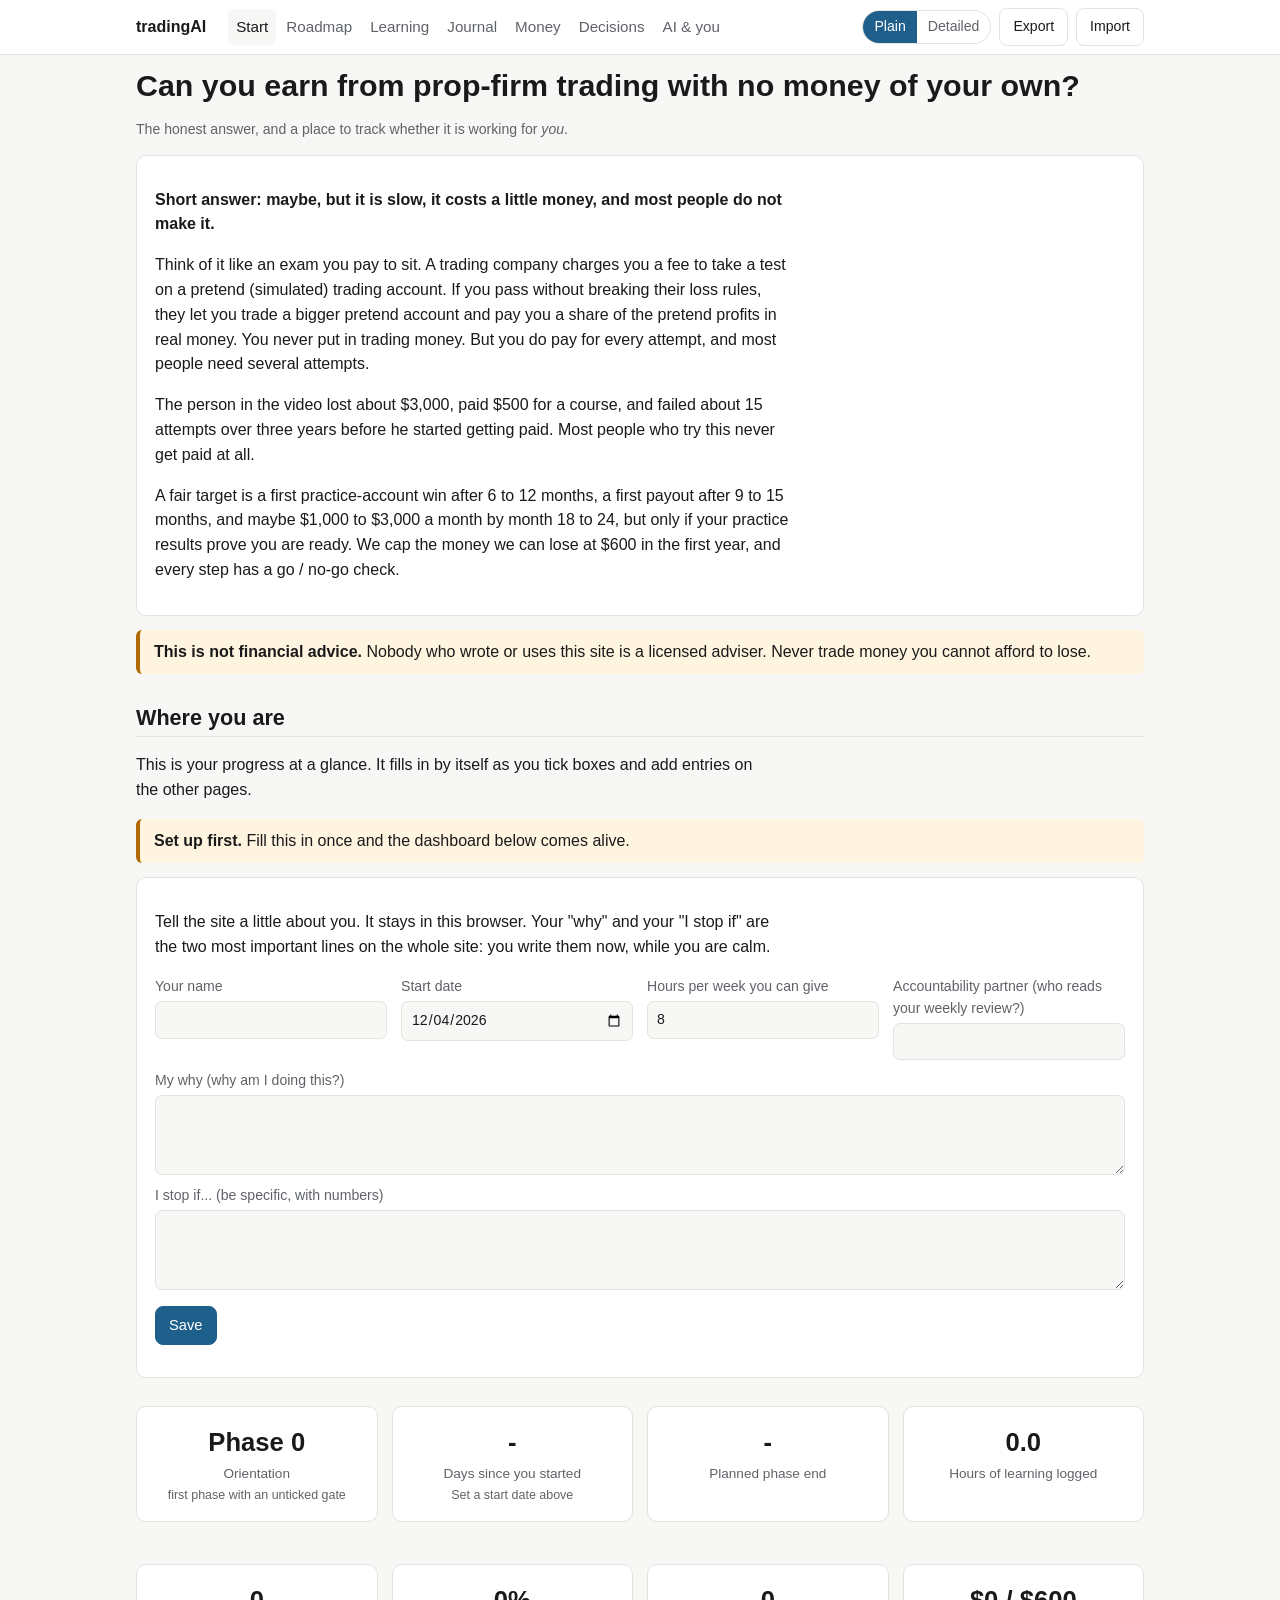
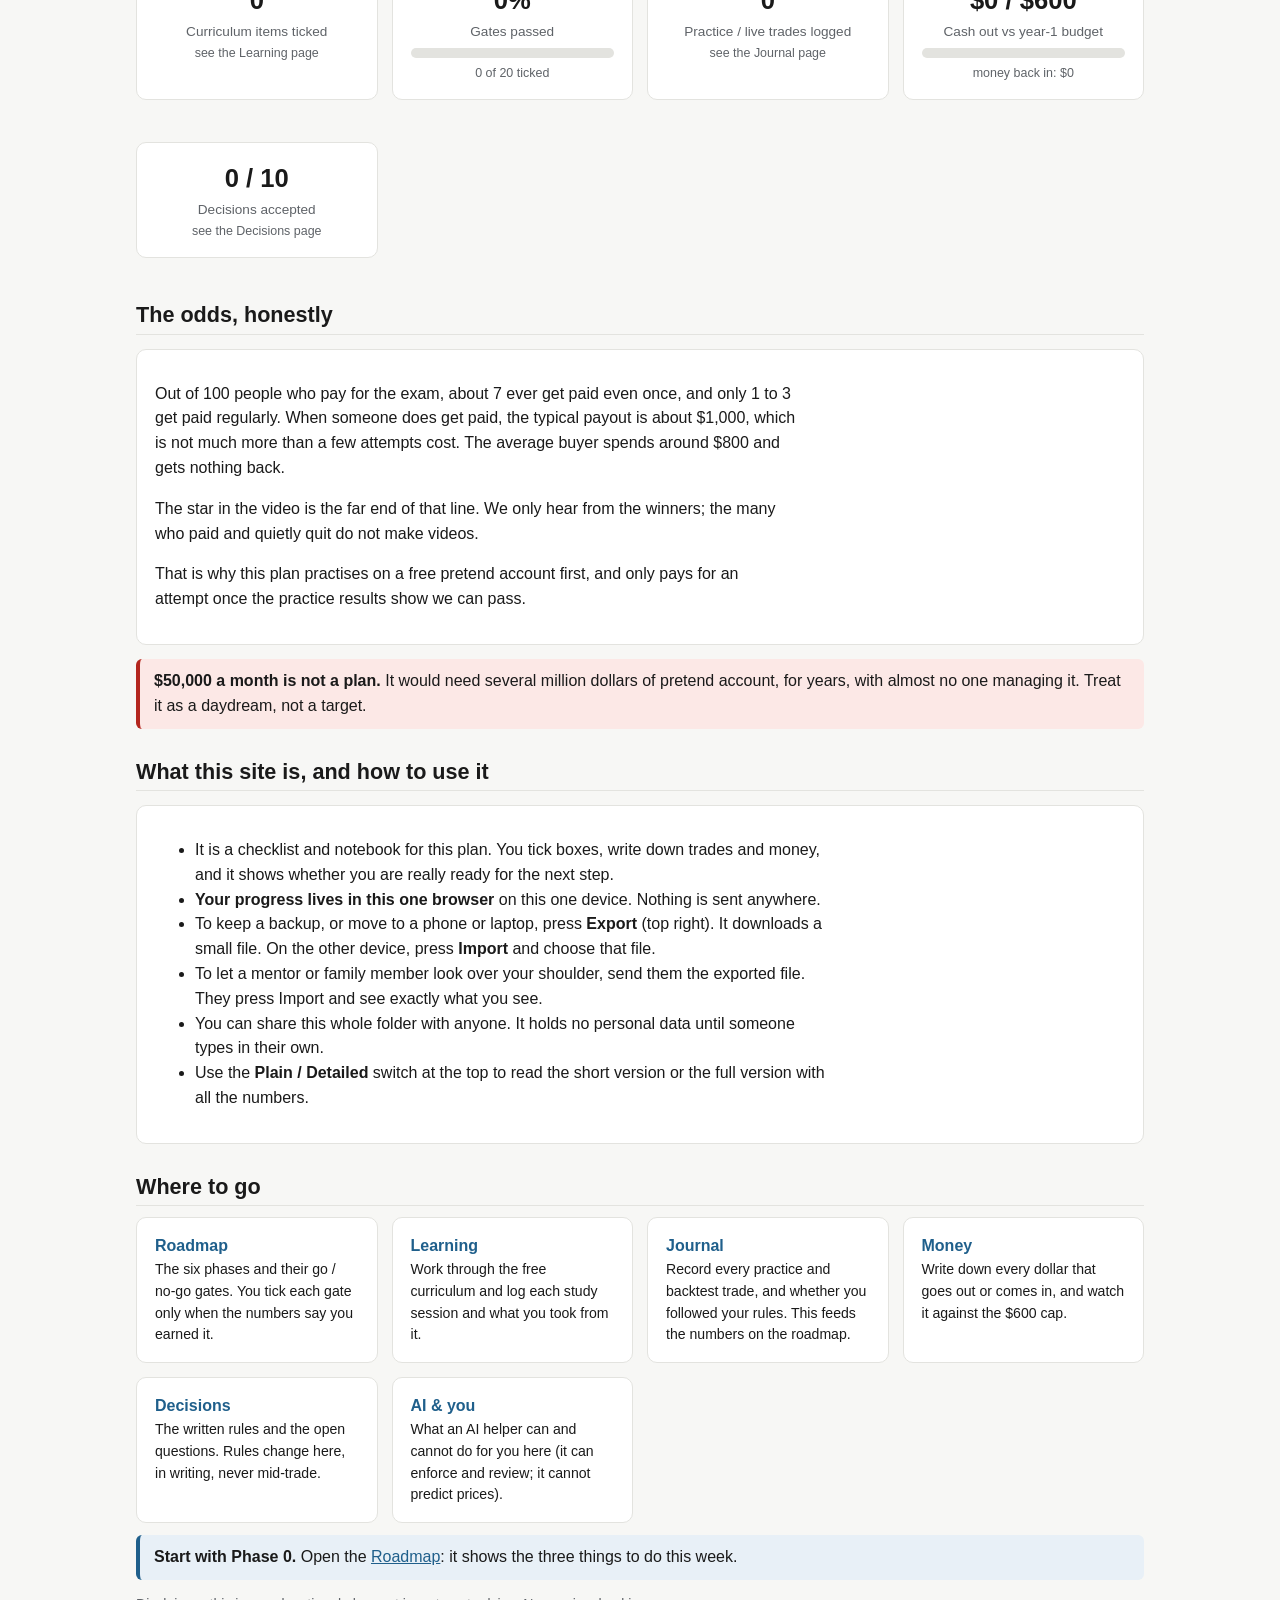
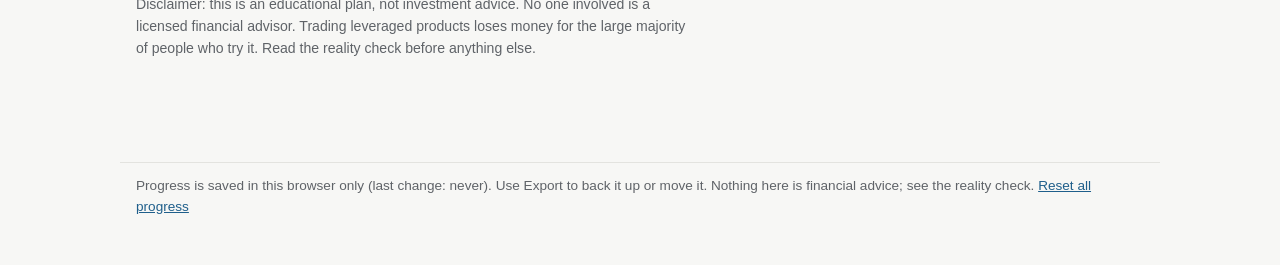
<file: site/index.html>
<!doctype html>
<html lang="en">
<head>
<meta charset="utf-8">
<meta name="viewport" content="width=device-width, initial-scale=1">
<title>Start here - tradingAI</title>
<link rel="stylesheet" href="assets/style.css">
<script src="assets/app.js"></script>
<style>
  .stat .num { overflow-wrap: anywhere; }
  .stat .sub { color: var(--muted); font-size: .78rem; margin-top: 2px; }
  .linkgrid a.card { display: block; text-decoration: none; color: var(--ink); margin: 0; }
  .linkgrid a.card:hover { border-color: var(--accent); }
  .linkgrid .t { font-weight: 700; color: var(--accent); }
  .tablewrap { overflow-x: auto; }
  .quote { border-left: 3px solid var(--line); padding-left: 10px; margin: 6px 0; font-style: italic; }
</style>
</head>
<body>
<main class="wrap">

<h1>Can you earn from prop-firm trading with no money of your own?</h1>
<p class="meta">The honest answer, and a place to track whether it is working for <em>you</em>.</p>

<div class="card">
  <div class="plain">
    <p><strong>Short answer: maybe, but it is slow, it costs a little money, and most people do not make it.</strong></p>
    <p>Think of it like an exam you pay to sit. A trading company charges you a fee to take a test on a pretend (simulated) trading account. If you pass without breaking their loss rules, they let you trade a bigger pretend account and pay you a share of the pretend profits in real money. You never put in trading money. But you do pay for every attempt, and most people need several attempts.</p>
    <p>The person in the video lost about $3,000, paid $500 for a course, and failed about 15 attempts over three years before he started getting paid. Most people who try this never get paid at all.</p>
    <p>A fair target is a first practice-account win after 6 to 12 months, a first payout after 9 to 15 months, and maybe $1,000 to $3,000 a month by month 18 to 24, but only if your practice results prove you are ready. We cap the money we can lose at $600 in the first year, and every step has a go / no-go check.</p>
  </div>
  <div class="detail">
    <p>Yes, it is possible to earn from prop firms with no trading capital; the mechanism is real and payouts are real for the small minority who pass and stay disciplined. No, it cannot be done "without losing anything": challenge fees are the cost of attempts, and the person in the video lost roughly $3,000, a $500 course fee and ~15 failed challenges over three years before his payouts started.</p>
    <p>The base rate for self-taught traders reaching consistent profitability is low (single-digit percent), the timeline is measured in years not months, and the $50,000/month ambition requires managing several million dollars of simulated capital at ~1%/month, which only a handful of people on any firm do.</p>
    <p>The realistic, defensible target is: <strong>first funded account in 6-12 months, first payout in 9-15 months, $1,000-3,000/month by month 18-24 if (and only if) the demo results justify it.</strong> Every step has a go/no-go gate so the total cash at risk stays capped (year-1 loss budget proposed at $600, decision D-004; see the <a href="decisions.html">Decisions</a> page).</p>
  </div>
</div>

<div class="callout warn">
  <span class="plain"><strong>This is not financial advice.</strong> Nobody who wrote or uses this site is a licensed adviser. Never trade money you cannot afford to lose.</span>
  <span class="detail"><strong>Not financial advice.</strong> This is an educational plan written with an AI assistant. No one involved is a licensed financial advisor. Trading leveraged products loses money for the large majority of people who try it.</span>
</div>

<h2>Where you are</h2>
<div class="plain"><p>This is your progress at a glance. It fills in by itself as you tick boxes and add entries on the other pages.</p></div>
<div class="detail"><p class="small">Computed live from this browser's storage: <code>gates</code>, <code>curriculum</code>, <code>learninglog</code>, <code>trades</code>, <code>ledger</code>, <code>decisions</code>, <code>profile</code>.</p></div>

<div id="setupBox"></div>
<div id="profileLine"></div>
<div class="grid" id="dash"></div>

<h2>The odds, honestly</h2>
<div class="plain">
  <div class="card">
    <p>Out of 100 people who pay for the exam, about 7 ever get paid even once, and only 1 to 3 get paid regularly. When someone does get paid, the typical payout is about $1,000, which is not much more than a few attempts cost. The average buyer spends around $800 and gets nothing back.</p>
    <p>The star in the video is the far end of that line. We only hear from the winners; the many who paid and quietly quit do not make videos.</p>
    <p>That is why this plan practises on a free pretend account first, and only pays for an attempt once the practice results show we can pass.</p>
  </div>
</div>
<div class="detail">
  <p>Every number is from <code>research/evidence.md</code>. Firm-reported and vendor-reported figures are unaudited; the academic ones are not.</p>
  <div class="tablewrap"><table>
    <thead><tr><th>Population</th><th>Finding</th><th>Source type</th></tr></thead>
    <tbody>
    <tr><td>Retail CFD accounts (EU/UK/AU brokers, trailing 12 months)</td><td>68-82% lose money; averages -&pound;2,200 to -&euro;6,900 per losing client</td><td>Regulator-mandated disclosures</td></tr>
    <tr><td>Day traders, Taiwan 1992-2006 (every trader on the exchange)</td><td>~97% lose in a given period; under 1-3% are predictably profitable; no learning on average, only losers quitting</td><td>Academic</td></tr>
    <tr><td>Day traders, Brazil 2013-2015 who persisted 300+ days</td><td>97% lost; 1.1% earned more than minimum wage; 0.5% more than a bank teller</td><td>Academic</td></tr>
    <tr><td>Retail FX, French regulator 2009-2012</td><td>89% lost; median loss ~&euro;1,800</td><td>Regulator</td></tr>
    <tr><td>Prop-firm challenge buyers, 300,000 accounts across 10 firms (2024)</td><td>14% pass a challenge; 45% of funded ever get a payout; <strong>7% of all buyers ever paid</strong>; average spend ~$800 per account over ~3 attempts</td><td>Vendor to prop firms</td></tr>
    <tr><td>The Funded Trader (own data, 2025)</td><td>1 in 20 pass; 1-2% of all clients ever paid</td><td>Firm</td></tr>
    <tr><td>Topstep (futures, 2025)</td><td>16.8% of attempts pass; 0.71% reach a real-capital account</td><td>Firm</td></tr>
    <tr><td>Industry payouts (independent tracker, 30 days)</td><td>median payout $1,092; 78.6% of payouts under $2,000</td><td>Independent tracker</td></tr>
    <tr><td>Repeat challenge buyers (survey of 459)</td><td>average $4,300 spent across 2-5 firms; ~40% ever profitable</td><td>Self-selected poll</td></tr>
    </tbody>
  </table></div>
  <p>Reading across: roughly <strong>1 in 14 buyers is ever paid, roughly 1 in 50 is paid repeatedly, and the typical payout is about a thousand dollars.</strong> FTMO's own co-founder: "nine out of ten people won't succeed." The guest's ~$8k/month is a far-right-tail outcome; the typical outcome of someone who watched that video and bought a challenge is ~$800 spent and nothing back.</p>
  <p><strong>Time to competence:</strong> no rigorous data. Practitioner folklore says 2-5 years; the academic data says persistence alone does not produce learning. The one strong predictor of future profit in the Taiwan data is a <em>documented</em> history of net profitability, which is exactly what the demo-phase gate demands before any fee is paid.</p>
  <p><strong>Return expectations for the competent:</strong> 1-3% a month on simulated capital with losing months. FTMO treats ~2.5%/month sustained over four months as the <em>elite</em> threshold for scaling.</p>
</div>
<div class="callout bad">
  <span class="plain"><strong>$50,000 a month is not a plan.</strong> It would need several million dollars of pretend account, for years, with almost no one managing it. Treat it as a daydream, not a target.</span>
  <span class="detail"><strong>$50k/month is a thought experiment, not a plan:</strong> at 1.5%/month it needs ~$4M of simulated allocation across firms at an 80% split; scaling caps and breach risk make that a 4-6 year project with a tiny probability.</span>
</div>

<h2>What this site is, and how to use it</h2>
<div class="plain">
  <div class="card">
    <ul>
      <li>It is a checklist and notebook for this plan. You tick boxes, write down trades and money, and it shows whether you are really ready for the next step.</li>
      <li><strong>Your progress lives in this one browser</strong> on this one device. Nothing is sent anywhere.</li>
      <li>To keep a backup, or move to a phone or laptop, press <strong>Export</strong> (top right). It downloads a small file. On the other device, press <strong>Import</strong> and choose that file.</li>
      <li>To let a mentor or family member look over your shoulder, send them the exported file. They press Import and see exactly what you see.</li>
      <li>You can share this whole folder with anyone. It holds no personal data until someone types in their own.</li>
      <li>Use the <strong>Plain / Detailed</strong> switch at the top to read the short version or the full version with all the numbers.</li>
    </ul>
  </div>
</div>
<div class="detail">
  <div class="card">
    <ul>
      <li>Static HTML + one CSS file + one JS file. No build step, no network calls, works from <code>file://</code>.</li>
      <li>All state is in <code>localStorage</code> under a single key (<code>tradingai.v1</code>): <code>profile</code>, <code>gates</code>, <code>curriculum</code>, <code>learninglog</code>, <code>trades</code>, <code>backtest</code>, <code>ledger</code>, <code>decisions</code>, <code>openDecisions</code>. It is per browser and per device.</li>
      <li><strong>Export</strong> downloads <code>tradingai-progress-YYYY-MM-DD.json</code>. <strong>Import</strong> replaces everything in the current browser with the file (it asks first). Use it to move devices or hand a mentor your record for review.</li>
      <li>Sharing the HTML folder is safe: it contains no personal data. Sharing an export file shares your data; it is plain, readable JSON.</li>
      <li>Clearing browser data deletes your progress. Export weekly.</li>
    </ul>
  </div>
</div>

<h2>Where to go</h2>
<div class="grid linkgrid">
  <a class="card" href="roadmap.html"><div class="t">Roadmap</div><div class="small">The six phases and their go / no-go gates. You tick each gate only when the numbers say you earned it.</div></a>
  <a class="card" href="learning.html"><div class="t">Learning</div><div class="small">Work through the free curriculum and log each study session and what you took from it.</div></a>
  <a class="card" href="journal.html"><div class="t">Journal</div><div class="small">Record every practice and backtest trade, and whether you followed your rules. This feeds the numbers on the roadmap.</div></a>
  <a class="card" href="money.html"><div class="t">Money</div><div class="small">Write down every dollar that goes out or comes in, and watch it against the $600 cap.</div></a>
  <a class="card" href="decisions.html"><div class="t">Decisions</div><div class="small">The written rules and the open questions. Rules change here, in writing, never mid-trade.</div></a>
  <a class="card" href="ai.html"><div class="t">AI &amp; you</div><div class="small">What an AI helper can and cannot do for you here (it can enforce and review; it cannot predict prices).</div></a>
</div>

<div class="callout">
  <span class="plain"><strong>Start with Phase 0.</strong> Open the <a href="roadmap.html">Roadmap</a>: it shows the three things to do this week.</span>
  <span class="detail"><strong>Next action:</strong> open the <a href="roadmap.html">Roadmap</a>; the hand-holding box under the current phase lists the first unchecked gates.</span>
</div>

<p class="small muted">Disclaimer: this is an educational plan, not investment advice. No one involved is a licensed financial advisor. Trading leveraged products loses money for the large majority of people who try it. Read the reality check before anything else.</p>

</main>

<script>
TA.init({page:'index.html'});

(function () {
  var PHASES = [
    { n: 'Orientation', weeks: 2, gates: ['p0-glossary','p0-possize','p0-rules2firms'] },
    { n: 'Build one strategy', weeks: 6, gates: ['p1-backtest-100','p1-expectancy','p1-maxdd','p1-second-reader','p1-d005'] },
    { n: 'Forward test on demo', weeks: 16, gates: ['p2-trades-40','p2-adherence','p2-expectancy','p2-no-breach','p2-return-dd','p2-free-trial','p2-od6','p2-d006'] },
    { n: 'First paid challenge', weeks: 14, gates: ['p3-passed'] },
    { n: 'Funded, first payouts', weeks: 16, gates: ['p4-payouts','p4-adherence','p4-d010'] },
    { n: 'Scale', weeks: 0, gates: [] }
  ];
  var BUDGET = 600;

  function num(v) { var x = parseFloat(v); return isNaN(x) ? 0 : x; }
  function parseISO(s) { var m = /^(\d{4})-(\d{2})-(\d{2})/.exec(s || ''); return m ? new Date(+m[1], +m[2] - 1, +m[3]) : null; }
  function isoOf(d) { return d.getFullYear() + '-' + String(d.getMonth() + 1).padStart(2, '0') + '-' + String(d.getDate()).padStart(2, '0'); }
  function addWeeks(d, w) { var x = new Date(d.getTime()); x.setDate(x.getDate() + w * 7); return x; }
  function stat(num, lbl, sub, barPct) {
    return '<div class="card stat"><div class="num">' + num + '</div><div class="lbl">' + lbl + '</div>' +
      (barPct != null ? '<div class="progress' + (barPct >= 100 ? ' ok' : '') + '"><span style="width:' + Math.min(100, barPct) + '%"></span></div>' : '') +
      (sub ? '<div class="sub">' + sub + '</div>' : '') + '</div>';
  }

  function currentPhase(gates) {
    for (var i = 0; i < 5; i++) {
      if (!PHASES[i].gates.every(function (g) { return gates[g]; })) return i;
    }
    return 5;
  }

  function renderSetup() {
    var p = TA.store.get('profile', null) || {};
    var complete = !!p.startDate;
    var form = '<form id="setupForm" class="card" autocomplete="off">' +
      '<div class="plain"><p>Tell the site a little about you. It stays in this browser. Your "why" and your "I stop if" are the two most important lines on the whole site: you write them now, while you are calm.</p></div>' +
      '<div class="detail"><p class="small">Writes <code>profile</code> {name, startDate, hoursPerWeek, partner, why, stop}. The why/stop text is also decision D-001.</p></div>' +
      '<div class="grid" style="grid-template-columns:repeat(auto-fit,minmax(170px,1fr))">' +
      '<label class="f">Your name<input type="text" id="pf-name" value="' + TA.esc(p.name) + '"></label>' +
      '<label class="f">Start date<input type="date" id="pf-start" value="' + TA.esc(p.startDate || isoOf(new Date())) + '"></label>' +
      '<label class="f">Hours per week you can give<input type="number" id="pf-hours" min="0" step="0.5" value="' + TA.esc(p.hoursPerWeek == null ? 8 : p.hoursPerWeek) + '"></label>' +
      '<label class="f">Accountability partner (who reads your weekly review?)<input type="text" id="pf-partner" value="' + TA.esc(p.partner) + '"></label>' +
      '</div>' +
      '<label class="f" style="margin-top:10px">My why (why am I doing this?)<textarea id="pf-why">' + TA.esc(p.why) + '</textarea></label>' +
      '<label class="f" style="margin-top:10px">I stop if... (be specific, with numbers)<textarea id="pf-stop">' + TA.esc(p.stop) + '</textarea></label>' +
      '<p><button type="submit" class="btn primary">Save</button> <span class="meta" id="pf-msg"></span></p>' +
      '</form>';
    var box = document.getElementById('setupBox');
    if (complete) {
      box.innerHTML = '<details class="card"><summary>Edit my details</summary>' + form.replace('class="card"', '') + '</details>';
    } else {
      box.innerHTML = '<div class="callout warn"><span class="plain"><strong>Set up first.</strong> Fill this in once and the dashboard below comes alive.</span><span class="detail"><strong>No profile yet.</strong> The dashboard needs <code>profile.startDate</code> to compute days and planned dates.</span></div>' + form;
    }
    document.getElementById('setupForm').addEventListener('submit', function (e) {
      e.preventDefault();
      var old = TA.store.get('profile', null) || {};
      var prof = Object.assign({}, old, {
        name: document.getElementById('pf-name').value.trim(),
        startDate: document.getElementById('pf-start').value,
        hoursPerWeek: num(document.getElementById('pf-hours').value),
        partner: document.getElementById('pf-partner').value.trim(),
        why: document.getElementById('pf-why').value.trim(),
        stop: document.getElementById('pf-stop').value.trim()
      });
      TA.store.set('profile', prof);
      renderSetup(); renderDash();
    });
  }

  function renderDash() {
    var p = TA.store.get('profile', null) || {};
    var gates = TA.store.get('gates', {});
    var log = TA.list('learninglog'), trades = TA.list('trades'), ledger = TA.list('ledger');
    var cur = TA.store.get('curriculum', {});
    var dec = TA.store.get('decisions', {});

    var phase = currentPhase(gates);
    var allGates = []; PHASES.forEach(function (ph) { allGates = allGates.concat(ph.gates); });
    var gDone = allGates.filter(function (g) { return gates[g]; }).length;
    var gPct = Math.round(gDone / allGates.length * 100);

    var hours = log.reduce(function (a, r) { return a + num(r.hours); }, 0);
    var out = ledger.reduce(function (a, r) { return a + num(r.out); }, 0);
    var inn = ledger.reduce(function (a, r) { return a + num(r.in); }, 0);
    var accepted = Object.keys(dec).filter(function (k) { return dec[k] && dec[k].status === 'Accepted'; }).length;
    var decTotal = Math.max(10, Object.keys(dec).filter(function (k) { return /^D-\d+$/.test(k); }).length);
    var curDone = Object.keys(cur).filter(function (k) { return cur[k]; }).length;
    var curTotal = num(TA.store.get('curriculumTotal', 0));

    var start = parseISO(p.startDate), days = '-', daysSub = 'Set a start date above';
    var plannedEnd = '-', plannedSub = '';
    if (start) {
      var d = Math.floor((new Date() - start) / 86400000);
      days = d >= 0 ? d : 0;
      daysSub = d >= 0 ? 'week ' + (Math.floor(d / 7) + 1) : 'starts in ' + (-d) + ' days';
      if (phase < 5) {
        var cum = 0; for (var i = 0; i <= phase; i++) cum += PHASES[i].weeks;
        plannedEnd = isoOf(addWeeks(start, cum)); plannedSub = 'planned end of this phase';
      } else { plannedEnd = 'ongoing'; plannedSub = 'Phase 5 has no end date'; }
    }

    var overBudget = out > BUDGET;
    var h = '';
    h += stat(phase < 5 ? 'Phase ' + phase : 'Phase 5', phase < 5 ? PHASES[phase].n : 'Scale (all earlier gates ticked)', 'first phase with an unticked gate');
    h += stat(days, 'Days since you started', daysSub);
    h += stat(plannedEnd, 'Planned phase end', plannedSub);
    h += stat(TA.fmt(hours, 1), 'Hours of learning logged', p.hoursPerWeek ? 'you planned ' + TA.esc(p.hoursPerWeek) + ' h/week' : '');
    h += curTotal > 0
      ? stat(Math.round(curDone / curTotal * 100) + '%', 'Curriculum done', curDone + ' of ' + curTotal + ' items', Math.round(curDone / curTotal * 100))
      : stat(curDone, 'Curriculum items ticked', 'see the Learning page');
    h += stat(gPct + '%', 'Gates passed', gDone + ' of ' + allGates.length + ' ticked', gPct);
    h += stat(trades.length, 'Practice / live trades logged', 'see the Journal page');
    h += stat('$' + TA.fmt(out, 0) + ' / $' + BUDGET, 'Cash out vs year-1 budget', (overBudget ? '<span style="color:var(--bad)">OVER BUDGET: stop rule applies. </span>' : '') + 'money back in: $' + TA.fmt(inn, 0), Math.round(out / BUDGET * 100));
    h += stat(accepted + ' / ' + decTotal, 'Decisions accepted', 'see the Decisions page');
    document.getElementById('dash').innerHTML = h;

    var pl = '';
    if (p.name) pl += '<p><strong>' + TA.esc(p.name) + '</strong>' + (p.partner ? ', accountability partner: ' + TA.esc(p.partner) : '') + '.</p>';
    if (p.why) pl += '<div class="quote"><strong>My why:</strong> ' + TA.esc(p.why) + '</div>';
    if (p.stop) pl += '<div class="quote"><strong>I stop if:</strong> ' + TA.esc(p.stop) + '</div>';
    document.getElementById('profileLine').innerHTML = pl;
  }

  renderSetup();
  renderDash();
})();
</script>
</body>
</html>
</file>
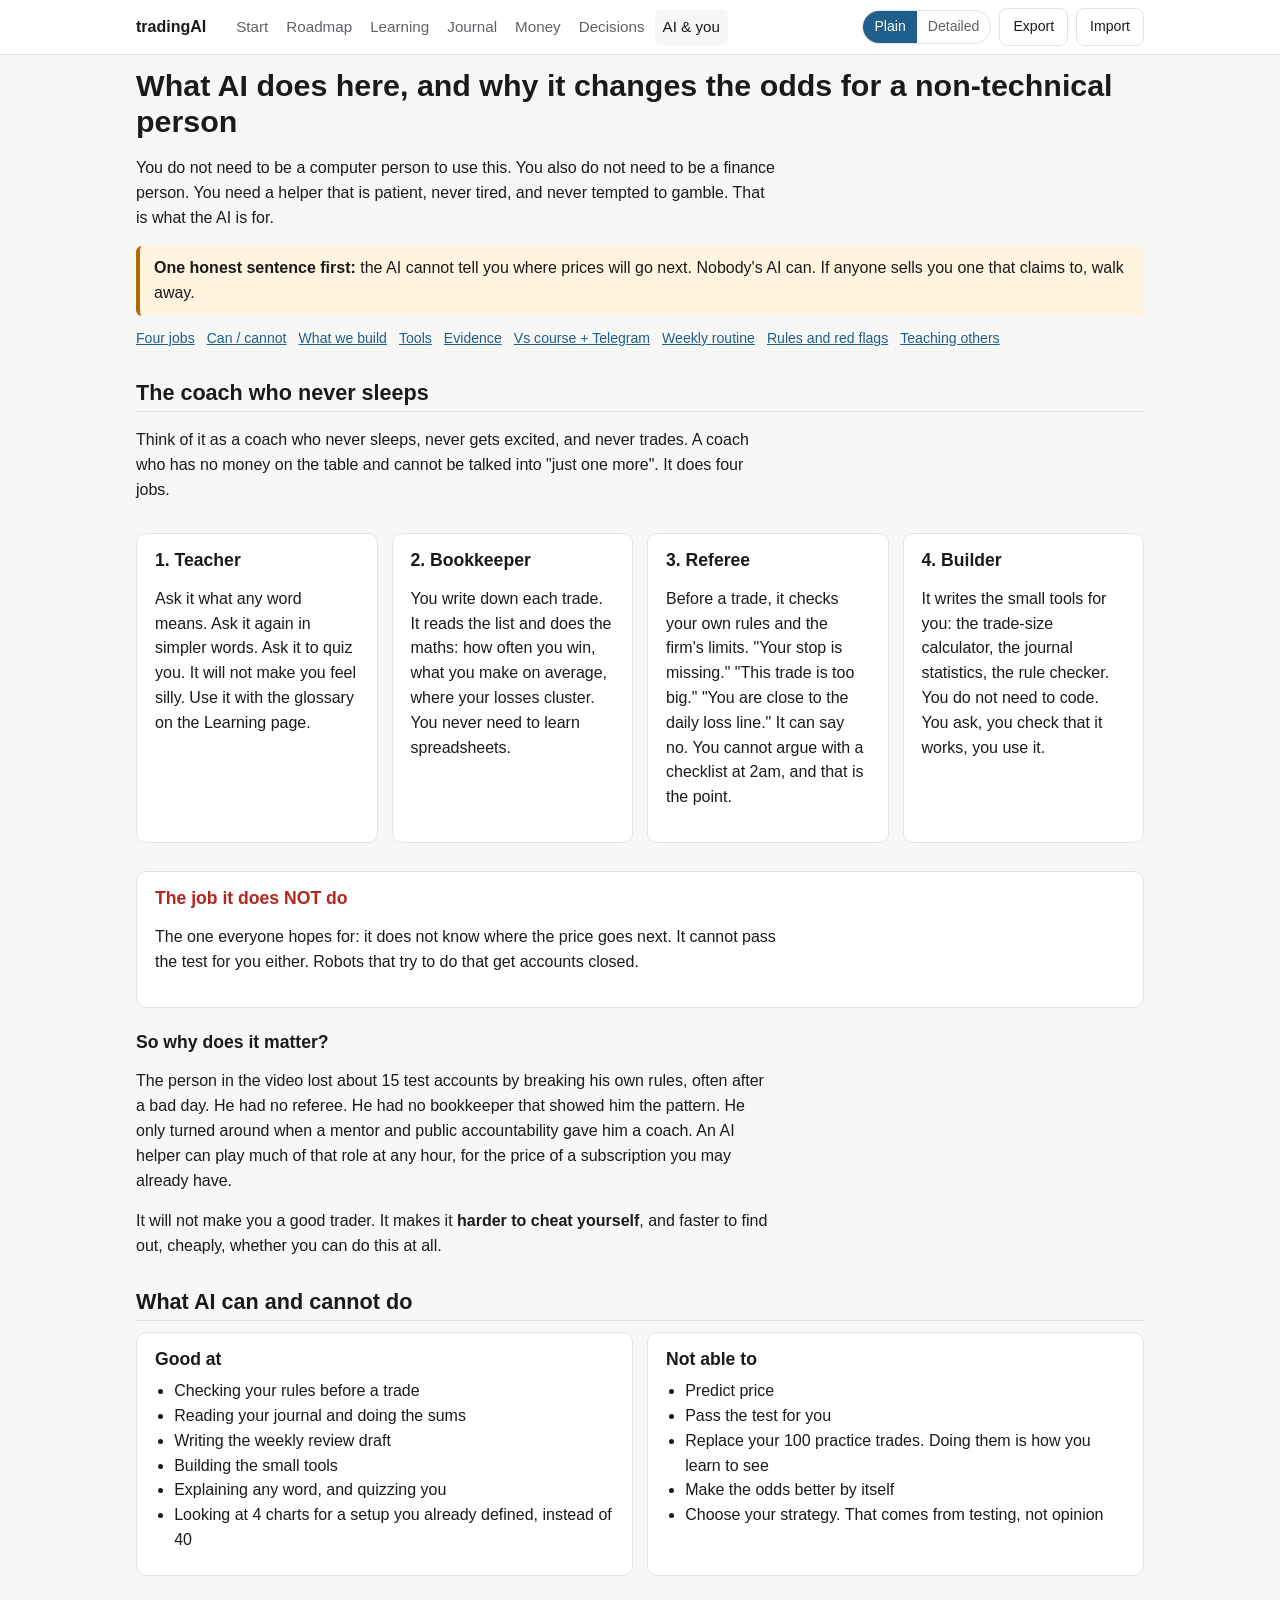
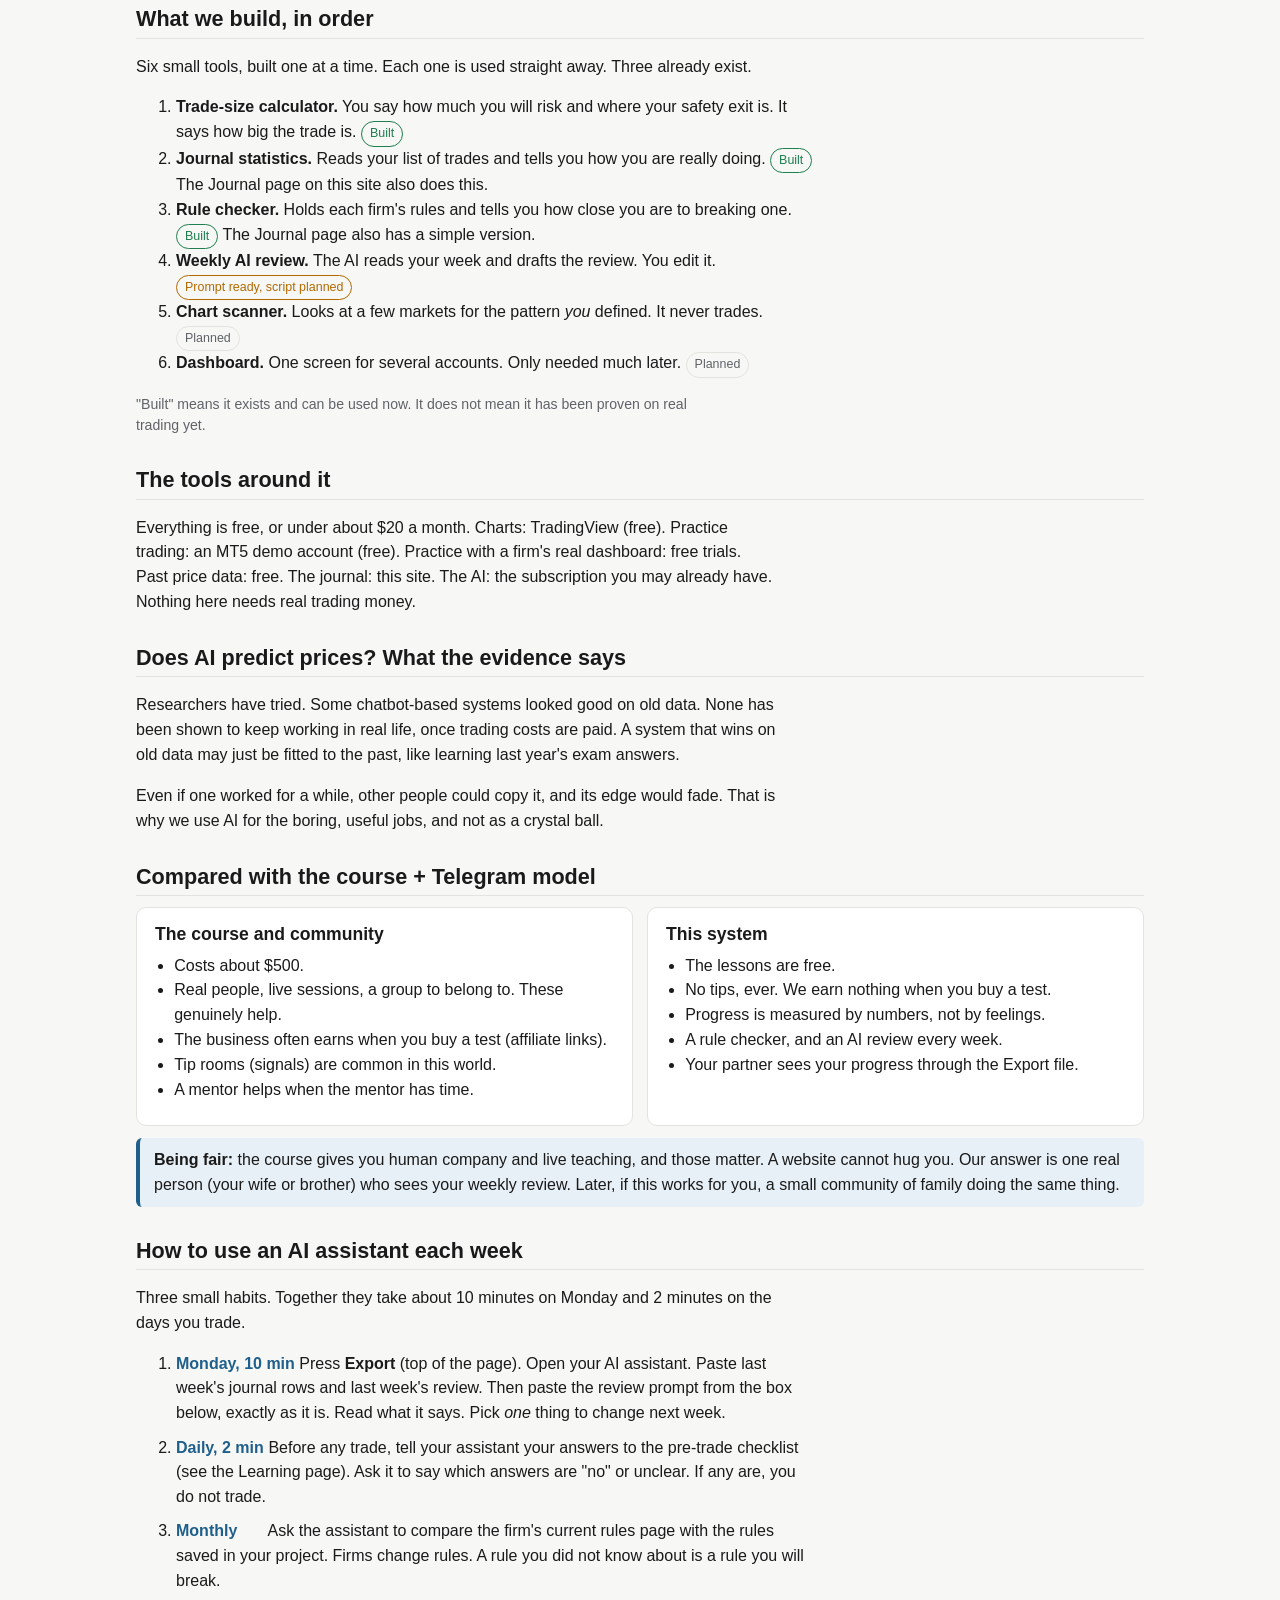
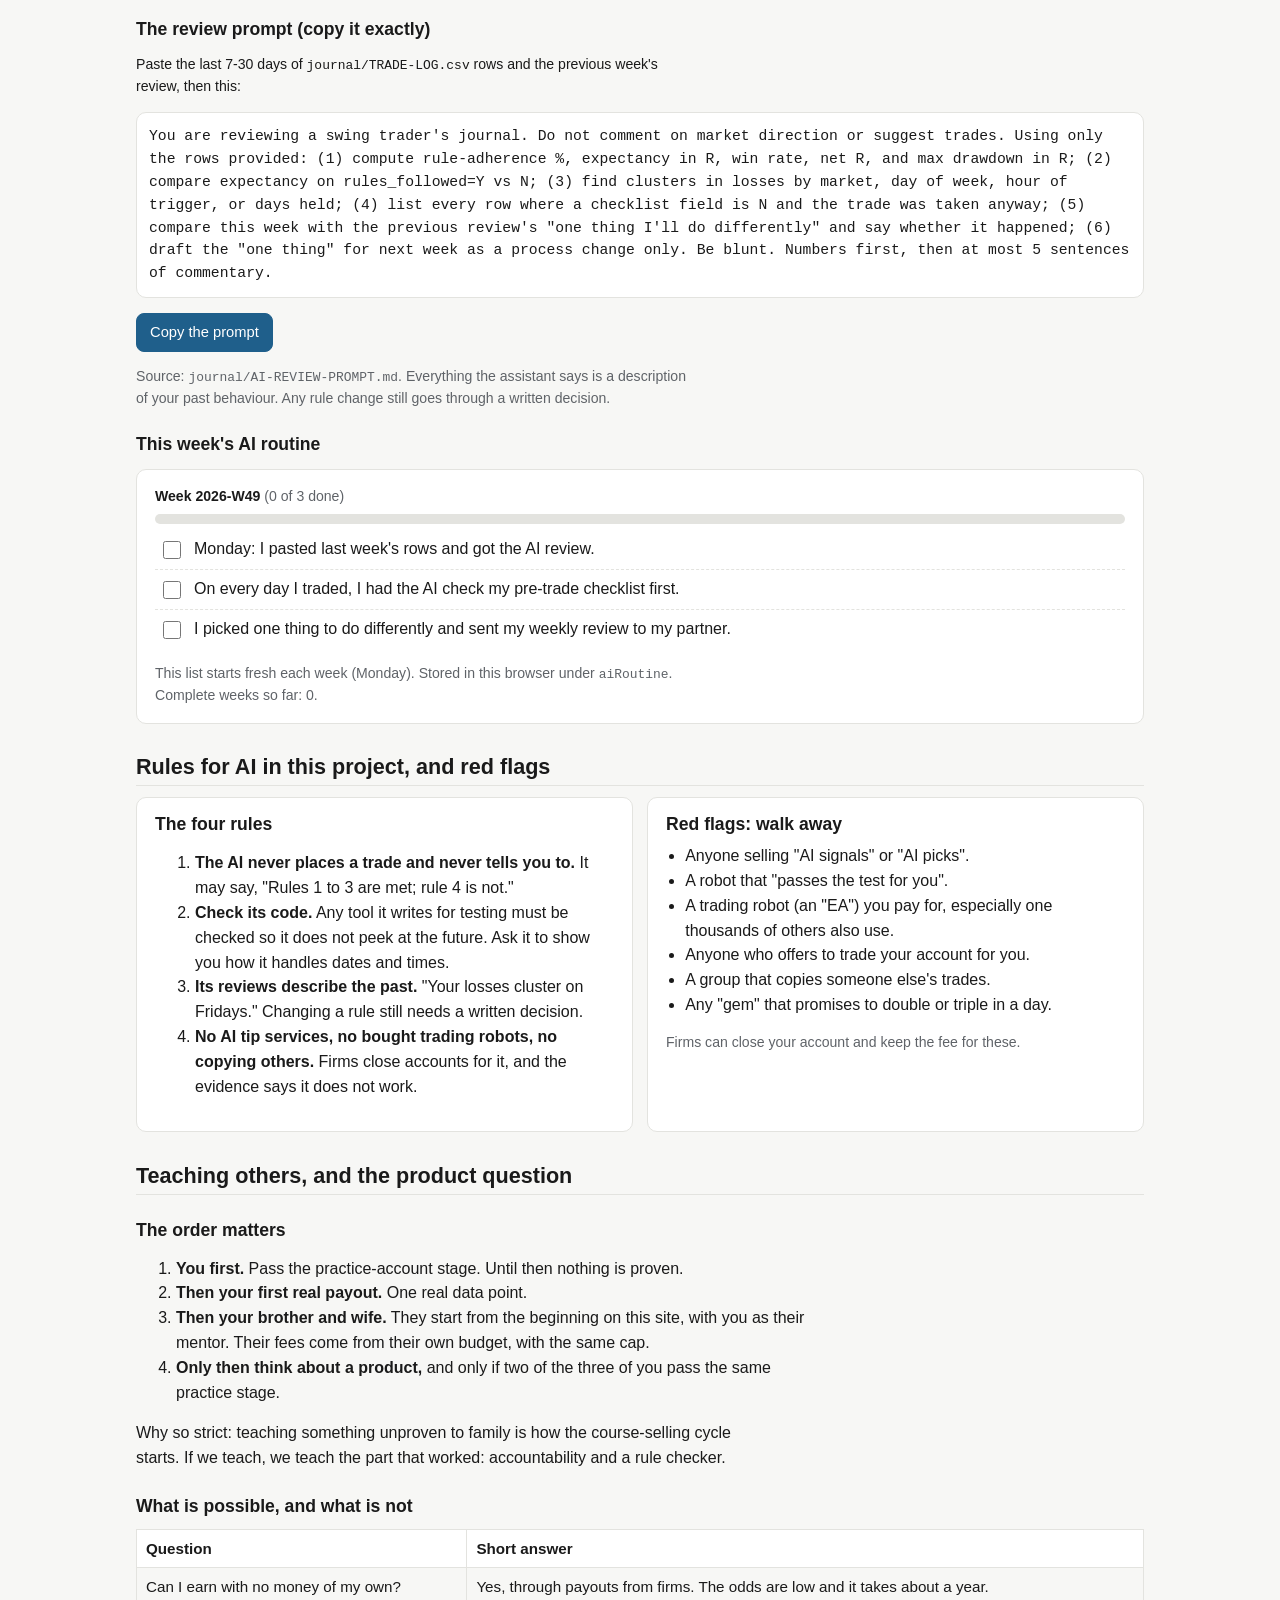
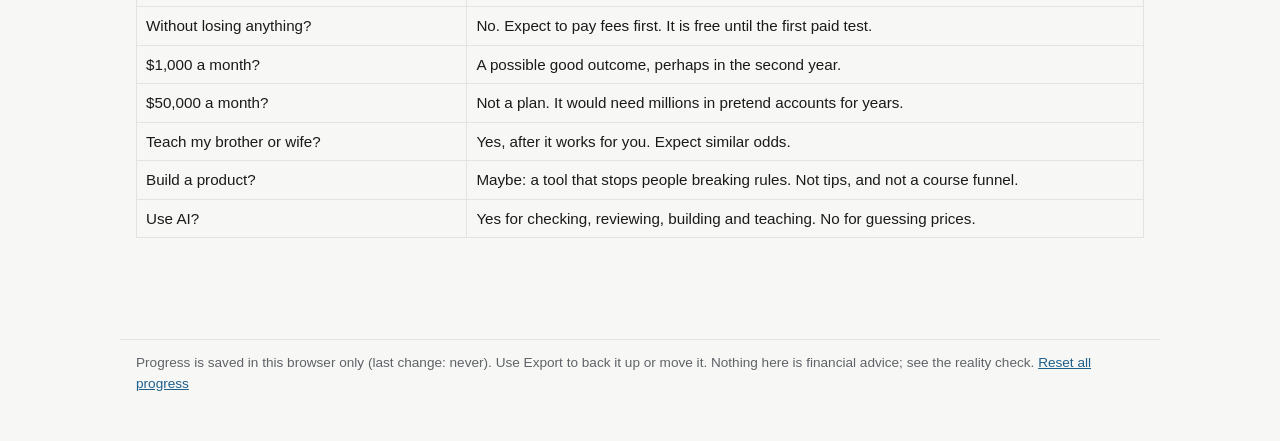
<file: site/ai.html>
<!doctype html>
<html lang="en" data-mode="plain">
<head>
<meta charset="utf-8">
<meta name="viewport" content="width=device-width, initial-scale=1">
<title>AI and you - tradingAI</title>
<link rel="stylesheet" href="assets/style.css">
<script src="assets/app.js"></script>
<style>
  .wrap { overflow-wrap: break-word; }
  .toc { display: flex; flex-wrap: wrap; gap: 6px 12px; margin: 6px 0 0; padding: 0; list-style: none; }
  .toc li { max-width: none; }
  .job h3 { margin-top: 0; }
  .job .no { color: var(--bad); }
  .split { display: grid; gap: 14px; grid-template-columns: repeat(auto-fit, minmax(260px, 1fr)); }
  .split .card { margin: 0; }
  .split h3 { margin-top: 0; }
  .split ul { padding-left: 1.2em; margin: .4em 0; }
  pre.prompt { white-space: pre-wrap; word-break: break-word; overflow-x: hidden; }
  .copyrow { display: flex; flex-wrap: wrap; gap: 8px; align-items: center; margin: 6px 0; }
  .when { display: inline-block; min-width: 5.5em; font-weight: 700; color: var(--accent); }
  .steps li { margin-bottom: .6em; }
  @media (max-width: 640px) {
    table.stack thead { display: none; }
    table.stack, table.stack tbody, table.stack tr, table.stack td { display: block; width: 100%; }
    table.stack tr { border: 1px solid var(--line); border-radius: 8px; margin: 8px 0; padding: 6px 10px; background: var(--panel); }
    table.stack td { border: 0; padding: 3px 0; }
    table.stack td[data-label]::before { content: attr(data-label); display: block; font-size: .72rem; text-transform: uppercase; letter-spacing: .04em; color: var(--muted); }
  }
</style>
</head>
<body>
<main class="wrap">

<h1>What AI does here, and why it changes the odds for a non-technical person</h1>

<div class="plain">
  <p>You do not need to be a computer person to use this. You also do not need to be a finance person. You need a helper that is patient, never tired, and never tempted to gamble. That is what the AI is for.</p>
  <div class="callout warn"><strong>One honest sentence first:</strong> the AI cannot tell you where prices will go next. Nobody's AI can. If anyone sells you one that claims to, walk away.</div>
</div>
<div class="detail">
  <p>Claim, stated precisely: an AI orchestrator (Claude Code or a similar assistant that can read your journal, run scripts, enforce rules, build tools, and explain any term) changes the odds of <em>behaving consistently, measuring honestly and learning faster</em>. It does <strong>not</strong> change the odds that a given market goes up or down. The base rates in the reality check (about 1 in 14 challenge buyers ever paid) still apply; what this changes is the failure modes that sit behind them.</p>
  <div class="callout warn"><strong>Bottom line:</strong> AI never predicts price, never places a trade for you, and never tells you to place one.</div>
</div>
<ul class="toc small">
  <li><a href="#jobs">Four jobs</a></li><li><a href="#cannot">Can / cannot</a></li><li><a href="#build">What we build</a></li><li><a href="#stack">Tools</a></li><li><a href="#evidence">Evidence</a></li><li><a href="#compare">Vs course + Telegram</a></li><li><a href="#weekly">Weekly routine</a></li><li><a href="#rules">Rules and red flags</a></li><li><a href="#teaching">Teaching others</a></li>
</ul>

<!-- ================= FOUR JOBS ================= -->
<h2 id="jobs">The coach who never sleeps</h2>

<div class="plain">
  <p>Think of it as a coach who never sleeps, never gets excited, and never trades. A coach who has no money on the table and cannot be talked into "just one more". It does four jobs.</p>
  <div class="grid">
    <div class="card job"><h3>1. Teacher</h3><p>Ask it what any word means. Ask it again in simpler words. Ask it to quiz you. It will not make you feel silly. Use it with the glossary on the Learning page.</p></div>
    <div class="card job"><h3>2. Bookkeeper</h3><p>You write down each trade. It reads the list and does the maths: how often you win, what you make on average, where your losses cluster. You never need to learn spreadsheets.</p></div>
    <div class="card job"><h3>3. Referee</h3><p>Before a trade, it checks your own rules and the firm's limits. "Your stop is missing." "This trade is too big." "You are close to the daily loss line." It can say no. You cannot argue with a checklist at 2am, and that is the point.</p></div>
    <div class="card job"><h3>4. Builder</h3><p>It writes the small tools for you: the trade-size calculator, the journal statistics, the rule checker. You do not need to code. You ask, you check that it works, you use it.</p></div>
  </div>
  <div class="card job">
    <h3 class="no">The job it does NOT do</h3>
    <p>The one everyone hopes for: it does not know where the price goes next. It cannot pass the test for you either. Robots that try to do that get accounts closed.</p>
  </div>
  <h3>So why does it matter?</h3>
  <p>The person in the video lost about 15 test accounts by breaking his own rules, often after a bad day. He had no referee. He had no bookkeeper that showed him the pattern. He only turned around when a mentor and public accountability gave him a coach. An AI helper can play much of that role at any hour, for the price of a subscription you may already have.</p>
  <p>It will not make you a good trader. It makes it <strong>harder to cheat yourself</strong>, and faster to find out, cheaply, whether you can do this at all.</p>
</div>

<div class="detail">
  <table class="stack">
    <thead><tr><th>Job</th><th>What it does here</th><th>Which failure it addresses</th></tr></thead>
    <tbody>
      <tr><td data-label="Job"><strong>Teacher</strong></td><td data-label="What">Explains any concept in the glossary or curriculum at any level, quizzes you on firm rules, summarises news-calendar risk for the week.</td><td data-label="Failure">Slow, solitary learning; learning the wrong thing from a paid course.</td></tr>
      <tr><td data-label="Job"><strong>Bookkeeper</strong></td><td data-label="What">Reads <code>TRADE-LOG.csv</code>: expectancy, win rate, avg R, profit factor, max DD in R, consecutive losses, adherence %, compliant-vs-non-compliant expectancy; clusters losses by session, market, weekday, hold time; drafts the weekly review.</td><td data-label="Failure">Not measuring; unnoticed rule drift; looking at P&amp;L instead of process.</td></tr>
      <tr><td data-label="Job"><strong>Referee</strong></td><td data-label="What">Computes position size, refuses a trade that breaks the checklist, flags distance-to-breach on daily/max loss, min days, consistency (<code>rule_guard.py</code> + <code>challenge_rules.json</code>).</td><td data-label="Failure">The one that cost the guest about 15 accounts: breaching limits you did not track.</td></tr>
      <tr><td data-label="Job"><strong>Builder</strong></td><td data-label="What">Generates the replay logger, stats script, data loader, Pine alerts, screeners; catches look-ahead bugs if asked.</td><td data-label="Failure">Tooling cost; no engineer on hand. (Here you are the builder, and the AI speeds you up.)</td></tr>
    </tbody>
  </table>
  <p><strong>What stays unchanged:</strong> the edge. Whether your strategy has positive expectancy is a backtest result you must produce by hand (100 trades, Phase 1 gate), not something an assistant can supply. Pattern recognition is the skill being trained; automating it away leaves nothing to execute.</p>
  <p><strong>Why an orchestrator rather than a chatbot window:</strong> an assistant with file access reads the actual CSV rather than your summary of it, runs the scripts, and re-checks its own arithmetic. That removes transcription errors and "it sounded right" answers, which matter when the work is bookkeeping and rule checks.</p>
</div>

<!-- ================= CAN / CANNOT ================= -->
<h2 id="cannot">What AI can and cannot do</h2>
<div class="plain">
  <div class="split">
    <div class="card">
      <h3>Good at</h3>
      <ul>
        <li>Checking your rules before a trade</li>
        <li>Reading your journal and doing the sums</li>
        <li>Writing the weekly review draft</li>
        <li>Building the small tools</li>
        <li>Explaining any word, and quizzing you</li>
        <li>Looking at 4 charts for a setup you already defined, instead of 40</li>
      </ul>
    </div>
    <div class="card">
      <h3>Not able to</h3>
      <ul>
        <li>Predict price</li>
        <li>Pass the test for you</li>
        <li>Replace your 100 practice trades. Doing them is how you learn to see</li>
        <li>Make the odds better by itself</li>
        <li>Choose your strategy. That comes from testing, not opinion</li>
      </ul>
    </div>
  </div>
</div>
<div class="detail">
  <table class="stack">
    <thead><tr><th>AI/automation <strong>can</strong> do this well</th><th>AI/automation <strong>cannot</strong> do this</th></tr></thead>
    <tbody>
      <tr><td data-label="Can">Enforce rules: compute position size, refuse a trade that breaks the checklist, flag distance-to-breach on daily/max loss</td><td data-label="Cannot">Predict price. LLMs on charts show no durable edge after costs in any credible study; any signal is stale and non-exclusive</td></tr>
      <tr><td data-label="Can">Journal review: read the CSV, cluster losses by session/market/emotion, write the weekly review draft, spot rule drift</td><td data-label="Cannot">Pass a challenge for you. "AI passing bots" trip hyperactivity, consistency and herd-detection rules and get accounts terminated</td></tr>
      <tr><td data-label="Can">Backtest tooling: generate the replay logger, the stats script, the Dukascopy data loader; catch look-ahead bugs if asked to</td><td data-label="Cannot">Replace the 100 hand-backtested trades. Pattern recognition is the skill being trained; automating it away leaves you with nothing to execute</td></tr>
      <tr><td data-label="Can">Curriculum: explain any concept, quiz you on firm rules, summarise news-calendar risk for the week</td><td data-label="Cannot">Make the base rates better</td></tr>
      <tr><td data-label="Can">Screen D1/H4 charts for setups you <em>already defined</em> so you look at 4 charts, not 40</td><td data-label="Cannot">Choose the strategy. That's a backtest result, not an opinion</td></tr>
    </tbody>
  </table>
</div>

<!-- ================= WHAT WE BUILD ================= -->
<h2 id="build">What we build, in order</h2>
<div class="plain">
  <p>Six small tools, built one at a time. Each one is used straight away. Three already exist.</p>
  <ol>
    <li><strong>Trade-size calculator.</strong> You say how much you will risk and where your safety exit is. It says how big the trade is. <span class="badge ok">Built</span></li>
    <li><strong>Journal statistics.</strong> Reads your list of trades and tells you how you are really doing. <span class="badge ok">Built</span> The Journal page on this site also does this.</li>
    <li><strong>Rule checker.</strong> Holds each firm's rules and tells you how close you are to breaking one. <span class="badge ok">Built</span> The Journal page also has a simple version.</li>
    <li><strong>Weekly AI review.</strong> The AI reads your week and drafts the review. You edit it. <span class="badge warn">Prompt ready, script planned</span></li>
    <li><strong>Chart scanner.</strong> Looks at a few markets for the pattern <em>you</em> defined. It never trades. <span class="badge">Planned</span></li>
    <li><strong>Dashboard.</strong> One screen for several accounts. Only needed much later. <span class="badge">Planned</span></li>
  </ol>
  <p class="meta">"Built" means it exists and can be used now. It does not mean it has been proven on real trading yet.</p>
</div>
<div class="detail">
  <table class="stack">
    <thead><tr><th>#</th><th>Tool</th><th>What it does</th><th>When</th><th>Status</th></tr></thead>
    <tbody>
      <tr><td data-label="#">1</td><td data-label="Tool"><code>tools/position_size.py</code></td><td data-label="What">Risk % + SL distance to lots.</td><td data-label="When">Day 1</td><td data-label="Status"><span class="badge ok">Exists (Python)</span></td></tr>
      <tr><td data-label="#">2</td><td data-label="Tool"><code>tools/journal_stats.py</code></td><td data-label="What">Reads the CSV: expectancy, win rate, avg R, profit factor, max DD in R, consecutive losses, rule-adherence %, compliant-vs-non-compliant expectancy.</td><td data-label="When">Phase 1</td><td data-label="Status"><span class="badge ok">Exists (Python)</span> <span class="badge ok">JS version on Journal page</span></td></tr>
      <tr><td data-label="#">3</td><td data-label="Tool"><code>tools/challenge_rules.json</code> + <code>tools/rule_guard.py</code></td><td data-label="What">Firm rules as data; replays a trade history and reports daily/max loss breaches, min days, consistency status and distance to breach.</td><td data-label="When">Phase 2</td><td data-label="Status"><span class="badge ok">Exists (Python)</span> <span class="badge ok">JS guard on Journal page</span></td></tr>
      <tr><td data-label="#">4</td><td data-label="Tool">AI weekly review</td><td data-label="What">A prompt + script that pipes the week's CSV rows and the previous review into Claude and drafts the review; you edit, you decide.</td><td data-label="When">Phase 2</td><td data-label="Status"><span class="badge warn">Prompt exists (below); script not built</span></td></tr>
      <tr><td data-label="#">5</td><td data-label="Tool">Setup screener</td><td data-label="What">Python on Dukascopy D1/H4 data flagging the strategy's conditions (EMA bias + pullback zone + H4 trigger). Never auto-trades.</td><td data-label="When">Phase 2-3</td><td data-label="Status"><span class="badge">Planned</span></td></tr>
      <tr><td data-label="#">6</td><td data-label="Tool">Multi-account dashboard</td><td data-label="What">Only when there is more than one account; also the seed of the product.</td><td data-label="When">Phase 5</td><td data-label="Status"><span class="badge">Planned</span></td></tr>
    </tbody>
  </table>
  <p class="meta">Status reflects files present in <code>/tools</code> and the Journal page of this site at the time of writing. "Exists" means written and usable, not validated against live results.</p>
</div>

<!-- ================= STACK ================= -->
<h2 id="stack">The tools around it</h2>
<div class="plain">
  <p>Everything is free, or under about $20 a month. Charts: TradingView (free). Practice trading: an MT5 demo account (free). Practice with a firm's real dashboard: free trials. Past price data: free. The journal: this site. The AI: the subscription you may already have. Nothing here needs real trading money.</p>
</div>
<div class="detail">
  <table class="stack">
    <thead><tr><th>Need</th><th>Tool</th><th>Cost</th></tr></thead>
    <tbody>
      <tr><td data-label="Need">Charts, bias, levels</td><td data-label="Tool">TradingView Free (Essential ~$13/mo only if bar replay needed)</td><td data-label="Cost">$0-13</td></tr>
      <tr><td data-label="Need">Replay backtesting</td><td data-label="Tool">FX Replay free tier, then $15/mo in Phase 1 only; or TradingView replay</td><td data-label="Cost">$0-15</td></tr>
      <tr><td data-label="Need">Demo execution</td><td data-label="Tool">MT5 demo from any broker serving Pakistan (Exness/Pepperstone reported OK; verify)</td><td data-label="Cost">$0</td></tr>
      <tr><td data-label="Need">Prop-rule practice</td><td data-label="Tool">FTMO Free Trial, FundedNext 14-day trial</td><td data-label="Cost">$0</td></tr>
      <tr><td data-label="Need">Historical data</td><td data-label="Tool">Dukascopy tick data via <code>dukascopy-node</code>; HistData M1</td><td data-label="Cost">$0</td></tr>
      <tr><td data-label="Need">Journal</td><td data-label="Tool"><code>journal/TRADE-LOG.csv</code> + <code>tools/journal_stats.py</code> (and the Journal page here); Tradervue free tier if a UI is wanted</td><td data-label="Cost">$0</td></tr>
      <tr><td data-label="Need">Rule enforcement</td><td data-label="Tool"><code>tools/rule_guard.py</code> reading MT5 history exports; later a cTrader/MT5 plugin</td><td data-label="Cost">$0</td></tr>
      <tr><td data-label="Need">AI review</td><td data-label="Tool">Claude/ChatGPT with the CSV and the weekly template; prompt in <code>journal/AI-REVIEW-PROMPT.md</code></td><td data-label="Cost">existing subscription</td></tr>
      <tr><td data-label="Need">Economic calendar</td><td data-label="Tool">Forex Factory / Investing.com</td><td data-label="Cost">$0</td></tr>
    </tbody>
  </table>
</div>

<!-- ================= EVIDENCE ================= -->
<h2 id="evidence">Does AI predict prices? What the evidence says</h2>
<div class="plain">
  <p>Researchers have tried. Some chatbot-based systems looked good on old data. None has been shown to keep working in real life, once trading costs are paid. A system that wins on old data may just be fitted to the past, like learning last year's exam answers.</p>
  <p>Even if one worked for a while, other people could copy it, and its edge would fade. That is why we use AI for the boring, useful jobs, and not as a crystal ball.</p>
</div>
<div class="detail">
  <p>From <code>research/tooling-and-learning.md</code> section 5. <strong>Realistic, used today:</strong> journal review and weekly summaries from CSV; rule-enforcement scripts/EAs that hard-stop at loss thresholds; code generation for Pine alerts, pandas and backtest scaffolds (verify for look-ahead bugs); news-calendar summarisation; screeners on D1/H4 for setups you already defined. <strong>Hype:</strong> LLMs predicting price (near-martingale at retail horizons; any signal is stale and non-exclusive) and "AI prop-firm passing bots" (they trip hyperactivity, consistency and herd rules).</p>
  <p><strong>Evidence.</strong> Lopez-Lira &amp; Tang (arXiv 2304.07619) found that ChatGPT headline sentiment correlates with next-day equity returns, in-sample. An LSE sentiment paper reports a Sharpe of 3.05 after costs on US equity news, which does not transfer to FX/gold technicals. TradingAgents (arXiv 2412.20138), a multi-agent LLM framework, beats baselines in backtest, not live. FinGPT is good at sentiment, weak at reasoning, and showed negative returns in the FinMem comparison. Ntale 2026 (arXiv 2607.15414) cites "numerical hallucination, context-window limits, inconsistent sideways-regime performance." <strong>Net:</strong> nothing credible shows LLMs reading charts into a durable FX/gold edge after costs.</p>
  <p class="meta">Rules that matter if tempted (FTMO forbidden practices): EAs are allowed, but more than 2,000 server requests a day is "hyperactive"; no "AI/ultra-high-speed tools" for unfair advantage; no third party may trade your account; the same purchased EA across many accounts is flagged as herd trading; copying external masters is a termination offence.</p>
</div>

<!-- ================= COMPARE ================= -->
<h2 id="compare">Compared with the course + Telegram model</h2>
<div class="plain">
  <div class="split">
    <div class="card">
      <h3>The course and community</h3>
      <ul>
        <li>Costs about $500.</li>
        <li>Real people, live sessions, a group to belong to. These genuinely help.</li>
        <li>The business often earns when you buy a test (affiliate links).</li>
        <li>Tip rooms (signals) are common in this world.</li>
        <li>A mentor helps when the mentor has time.</li>
      </ul>
    </div>
    <div class="card">
      <h3>This system</h3>
      <ul>
        <li>The lessons are free.</li>
        <li>No tips, ever. We earn nothing when you buy a test.</li>
        <li>Progress is measured by numbers, not by feelings.</li>
        <li>A rule checker, and an AI review every week.</li>
        <li>Your partner sees your progress through the Export file.</li>
      </ul>
    </div>
  </div>
  <div class="callout">
    <strong>Being fair:</strong> the course gives you human company and live teaching, and those matter. A website cannot hug you. Our answer is one real person (your wife or brother) who sees your weekly review. Later, if this works for you, a small community of family doing the same thing.
  </div>
</div>
<div class="detail">
  <table class="stack">
    <thead><tr><th>Dimension</th><th>Course + community (e.g. $500 + Telegram/Discord)</th><th>This system</th></tr></thead>
    <tbody>
      <tr><td data-label="Dimension">Cost to learn</td><td data-label="Course">~$500 course; prop-firm affiliate links typically pay 10-15% of challenge fees</td><td data-label="This system">$0 through Phase 2; free curriculum (Babypips, Grimes, Douglas, Tharp); no affiliate income (D-002)</td></tr>
      <tr><td data-label="Dimension">Signals</td><td data-label="Course">Signal rooms are common in the model; the guest lost money in a paid group before the course</td><td data-label="This system">None, ever (reality check non-negotiable 1)</td></tr>
      <tr><td data-label="Dimension">Measuring progress</td><td data-label="Course">Course completion and mentor judgement</td><td data-label="This system">Numeric gates in the roadmap (e.g. 100 backtested trades, expectancy at least +0.3R, adherence at least 95% over 40 forward trades)</td></tr>
      <tr><td data-label="Dimension">Rule enforcement</td><td data-label="Course">No rule guard; the guest had none (docs/07)</td><td data-label="This system">Rule guard: position sizing, checklist, distance-to-breach on firm limits</td></tr>
      <tr><td data-label="Dimension">Feedback</td><td data-label="Course">Mentor sessions: valuable, but depend on a person's availability</td><td data-label="This system">AI weekly review of the actual CSV, on demand, plus partner review</td></tr>
      <tr><td data-label="Dimension">Accountability</td><td data-label="Course">Community and public calls (what the guest credits)</td><td data-label="This system">Accountability partner + weekly export (JSON from this site)</td></tr>
      <tr><td data-label="Dimension">Human community and live sessions</td><td data-label="Course"><strong>Yes, a real advantage</strong></td><td data-label="This system">Not replaced by software. Mitigation: one named partner; household trainees later (docs/08)</td></tr>
      <tr><td data-label="Dimension">Honest denominator</td><td data-label="Course">Survivorship stories dominate marketing</td><td data-label="This system">Base rates stated up front (about 7% of buyers ever paid; reality check)</td></tr>
      <tr><td data-label="Dimension">Incentive</td><td data-label="Course">Revenue rises when you buy; the Trustpilot reviews of one Pakistani provider criticise a partner prop-firm referral</td><td data-label="This system">No commission on challenge purchases; a future product would charge a subscription instead</td></tr>
    </tbody>
  </table>
  <p class="meta">What the guest actually credits for his turnaround is accountability (mentor sessions, public calls, a journal), not secret knowledge. The weekly export is built to provide the accountability part at no cost.</p>
</div>

<!-- ================= WEEKLY ================= -->
<h2 id="weekly">How to use an AI assistant each week</h2>

<div class="plain">
  <p>Three small habits. Together they take about 10 minutes on Monday and 2 minutes on the days you trade.</p>
  <ol class="steps">
    <li><span class="when">Monday, 10 min</span> Press <strong>Export</strong> (top of the page). Open your AI assistant. Paste last week's journal rows and last week's review. Then paste the review prompt from the box below, exactly as it is. Read what it says. Pick <em>one</em> thing to change next week.</li>
    <li><span class="when">Daily, 2 min</span> Before any trade, tell your assistant your answers to the pre-trade checklist (see the Learning page). Ask it to say which answers are "no" or unclear. If any are, you do not trade.</li>
    <li><span class="when">Monthly</span> Ask the assistant to compare the firm's current rules page with the rules saved in your project. Firms change rules. A rule you did not know about is a rule you will break.</li>
  </ol>
</div>
<div class="detail">
  <ol class="steps">
    <li><span class="when">Monday, 10 min</span> Export. Paste the last 7-30 days of <code>journal/TRADE-LOG.csv</code> rows plus the previous week's review, then the review prompt below, verbatim. Reconcile the numbers against <code>tools/journal_stats.py</code> (spot-check one figure; do not trust arithmetic you have not verified). Draft the "one thing" as a process change only.</li>
    <li><span class="when">Daily, 2 min</span> Give the assistant your checklist answers for the planned trade (bias, location, trigger, SL set, size computed, news checked, correlated exposure) and ask which are "no" or unclear. Any "no" means no trade. The assistant reports on conditions; it does not suggest a trade.</li>
    <li><span class="when">Monthly</span> Ask it to re-verify the firm's rule page against <code>tools/challenge_rules.json</code> and list any differences (daily loss basis, trailing vs static drawdown, news window, consistency, weekend holding). You click through to the page and confirm yourself; update the JSON only after you have read the rule.</li>
  </ol>
</div>

<h3>The review prompt (copy it exactly)</h3>
<p class="small">Paste the last 7-30 days of <code>journal/TRADE-LOG.csv</code> rows and the previous week's review, then this:</p>
<pre class="prompt" id="review-prompt">You are reviewing a swing trader's journal. Do not comment on market direction or suggest trades. Using only the rows provided: (1) compute rule-adherence %, expectancy in R, win rate, net R, and max drawdown in R; (2) compare expectancy on rules_followed=Y vs N; (3) find clusters in losses by market, day of week, hour of trigger, or days held; (4) list every row where a checklist field is N and the trade was taken anyway; (5) compare this week with the previous review's "one thing I'll do differently" and say whether it happened; (6) draft the "one thing" for next week as a process change only. Be blunt. Numbers first, then at most 5 sentences of commentary.</pre>
<div class="copyrow">
  <button class="btn primary" type="button" id="copy-prompt">Copy the prompt</button>
  <span class="meta" id="copy-msg" role="status"></span>
</div>
<p class="meta small">Source: <code>journal/AI-REVIEW-PROMPT.md</code>. Everything the assistant says is a description of your past behaviour. Any rule change still goes through a written decision.</p>

<h3>This week's AI routine</h3>
<div class="card" id="routine">
  <div class="small"><strong id="rt-week"></strong> <span class="meta" id="rt-count"></span></div>
  <div class="progress" id="rt-bar"><span></span></div>
  <div id="rt-items">
    <div class="check"><input type="checkbox" id="rt-1" data-rt="review"><label for="rt-1"><span class="plain">Monday: I pasted last week's rows and got the AI review.</span><span class="detail">Monday: pasted export + previous review, ran the prompt, spot-checked one number.</span></label></div>
    <div class="check"><input type="checkbox" id="rt-2" data-rt="daily"><label for="rt-2"><span class="plain">On every day I traded, I had the AI check my pre-trade checklist first.</span><span class="detail">Daily: ran the pre-trade checklist past the assistant before each trade this week (or took no trades).</span></label></div>
    <div class="check"><input type="checkbox" id="rt-3" data-rt="onething"><label for="rt-3"><span class="plain">I picked one thing to do differently and sent my weekly review to my partner.</span><span class="detail">Wrote the "one thing" as a process change and sent the weekly review to the accountability partner.</span></label></div>
  </div>
  <p class="meta small" style="margin-bottom:0">This list starts fresh each week (Monday). Stored in this browser under <code>aiRoutine</code>. Complete weeks so far: <span id="rt-streak">0</span>.</p>
</div>

<!-- ================= RULES + RED FLAGS ================= -->
<h2 id="rules">Rules for AI in this project, and red flags</h2>
<div class="plain">
  <div class="split">
    <div class="card">
      <h3>The four rules</h3>
      <ol>
        <li><strong>The AI never places a trade and never tells you to.</strong> It may say, "Rules 1 to 3 are met; rule 4 is not."</li>
        <li><strong>Check its code.</strong> Any tool it writes for testing must be checked so it does not peek at the future. Ask it to show you how it handles dates and times.</li>
        <li><strong>Its reviews describe the past.</strong> "Your losses cluster on Fridays." Changing a rule still needs a written decision.</li>
        <li><strong>No AI tip services, no bought trading robots, no copying others.</strong> Firms close accounts for it, and the evidence says it does not work.</li>
      </ol>
    </div>
    <div class="card">
      <h3>Red flags: walk away</h3>
      <ul>
        <li>Anyone selling "AI signals" or "AI picks".</li>
        <li>A robot that "passes the test for you".</li>
        <li>A trading robot (an "EA") you pay for, especially one thousands of others also use.</li>
        <li>Anyone who offers to trade your account for you.</li>
        <li>A group that copies someone else's trades.</li>
        <li>Any "gem" that promises to double or triple in a day.</li>
      </ul>
      <p class="meta">Firms can close your account and keep the fee for these.</p>
    </div>
  </div>
</div>
<div class="detail">
  <div class="split">
    <div class="card">
      <h3>Rules for using AI (docs/07)</h3>
      <ul>
        <li>An AI never places a trade and never tells you to place one. It can say "this chart meets conditions 1-3; condition 4 is not met."</li>
        <li>Every AI-generated script that touches backtests is checked for look-ahead bias (using data from after the decision point). Ask it to show the timestamp logic.</li>
        <li>AI review of the journal is <em>descriptive</em> ("your losses cluster on Fridays"); any rule change still goes through a decision record.</li>
        <li>No "AI signal" products, no EA purchases, no copy trading. Firms terminate for it and the evidence says it doesn't work.</li>
      </ul>
    </div>
    <div class="card">
      <h3>Red-flag list</h3>
      <ul>
        <li>AI signal sellers.</li>
        <li>"AI prop-firm passing bots": they trip hyperactivity (over 2,000 server requests/day on FTMO), consistency and herd-detection rules.</li>
        <li>Purchased EAs, especially the same one across many accounts (herd trading flag).</li>
        <li>Third parties trading your account (forbidden).</li>
        <li>Copying external masters (termination offence).</li>
        <li>Tools that help evade copy/herd detection breach firm terms of service; do not build or buy them.</li>
        <li>"Gems" promising 2-3x a day (docs/06, greed row).</li>
      </ul>
    </div>
  </div>
</div>

<!-- ================= TEACHING ================= -->
<h2 id="teaching">Teaching others, and the product question</h2>

<div class="plain">
  <h3>The order matters</h3>
  <ol>
    <li><strong>You first.</strong> Pass the practice-account stage. Until then nothing is proven.</li>
    <li><strong>Then your first real payout.</strong> One real data point.</li>
    <li><strong>Then your brother and wife.</strong> They start from the beginning on this site, with you as their mentor. Their fees come from their own budget, with the same cap.</li>
    <li><strong>Only then think about a product,</strong> and only if two of the three of you pass the same practice stage.</li>
  </ol>
  <p>Why so strict: teaching something unproven to family is how the course-selling cycle starts. If we teach, we teach the part that worked: accountability and a rule checker.</p>
  <h3>What is possible, and what is not</h3>
  <table class="stack">
    <thead><tr><th>Question</th><th>Short answer</th></tr></thead>
    <tbody>
      <tr><td data-label="Question">Can I earn with no money of my own?</td><td data-label="Answer">Yes, through payouts from firms. The odds are low and it takes about a year.</td></tr>
      <tr><td data-label="Question">Without losing anything?</td><td data-label="Answer">No. Expect to pay fees first. It is free until the first paid test.</td></tr>
      <tr><td data-label="Question">$1,000 a month?</td><td data-label="Answer">A possible good outcome, perhaps in the second year.</td></tr>
      <tr><td data-label="Question">$50,000 a month?</td><td data-label="Answer">Not a plan. It would need millions in pretend accounts for years.</td></tr>
      <tr><td data-label="Question">Teach my brother or wife?</td><td data-label="Answer">Yes, after it works for you. Expect similar odds.</td></tr>
      <tr><td data-label="Question">Build a product?</td><td data-label="Answer">Maybe: a tool that stops people breaking rules. Not tips, and not a course funnel.</td></tr>
      <tr><td data-label="Question">Use AI?</td><td data-label="Answer">Yes for checking, reviewing, building and teaching. No for guessing prices.</td></tr>
    </tbody>
  </table>
</div>

<div class="detail">
  <h3>Sequencing (docs/08, non-negotiable)</h3>
  <ol>
    <li>You pass the Phase 2 gate on demo. Until then nothing here is validated.</li>
    <li>You get a first payout: one data point and a full record of what it took.</li>
    <li>Brother/wife start at Phase 0 using this repo, with you as mentor; same gates; you review their weekly reviews; fees from their own budget with the same cap.</li>
    <li>Only if two of three household traders pass the Phase 2 gate does the material move to "product".</li>
  </ol>
  <p><strong>Teachable:</strong> mechanics, rules, position sizing, the journal, the gates; rule adherence as the KPI; how to read firm rules and spot red flags. <strong>Not teachable:</strong> an edge (each person must backtest and own their numbers), patience (the gates make impatience expensive), whether someone will tolerate losing months. Expect the household pass rate to resemble the industry's unless the rule guard and gates genuinely change behaviour; that is the hypothesis a product would rest on.</p>
  <p><strong>Product shape (if it ever comes to that):</strong> a behaviour product, not signals. Gap: no tool combines a free honest curriculum with numeric gates, a cross-firm rule engine with distance-to-breach, an enforced pre-trade checklist with AI-written weekly reviews, and South-Asia onboarding. Revenue by subscription, <em>not</em> affiliate commissions on challenge purchases. AI's role there: rule engine, review writer, curriculum tutor, screener; never signals. Decision point at Phase 5 (OD-8).</p>
  <h3>What's possible vs not (docs/08)</h3>
  <table class="stack">
    <thead><tr><th>Question</th><th>Answer</th></tr></thead>
    <tbody>
      <tr><td data-label="Question">Can I earn from trading with no capital?</td><td data-label="Answer">Yes, via prop-firm payouts, at low odds, after ~a year, with capped fee losses.</td></tr>
      <tr><td data-label="Question">Without losing anything?</td><td data-label="Answer">No. Expect $100-$600 in fees before a payout, possibly with no payout. Free through Phase 2.</td></tr>
      <tr><td data-label="Question">$1,000/month?</td><td data-label="Answer">Plausible success case at month 14-20 with ~$100k simulated allocation.</td></tr>
      <tr><td data-label="Question">$50,000/month?</td><td data-label="Answer">Needs ~$4M allocation at 1.5%/month. Multi-year, low-probability, capped by firm scaling rules. Not a plan.</td></tr>
      <tr><td data-label="Question">Train brother/wife?</td><td data-label="Answer">Yes, after you've validated the process; same gates; expect the same base rates minus whatever the rule guard buys.</td></tr>
      <tr><td data-label="Question">Build a product?</td><td data-label="Answer">Yes, a behaviour/rule-enforcement product with an honest curriculum; not a signals or course-funnel product. Decide at Phase 5.</td></tr>
      <tr><td data-label="Question">Involve AI?</td><td data-label="Answer">Yes for enforcement, review, tooling, teaching. No for prediction.</td></tr>
    </tbody>
  </table>
</div>

</main>

<script>
TA.init({page:'ai.html'});

function $(id) { return document.getElementById(id); }

/* ---- copy button (works on file://, where navigator.clipboard may be unavailable) ---- */
function copyText(text, done) {
  function fallback() {
    var ta = document.createElement('textarea');
    ta.value = text; ta.setAttribute('readonly', ''); ta.style.position = 'fixed'; ta.style.opacity = '0';
    document.body.appendChild(ta); ta.select();
    var ok = false; try { ok = document.execCommand('copy'); } catch (e) {}
    document.body.removeChild(ta); done(ok);
  }
  if (navigator.clipboard && window.isSecureContext) {
    navigator.clipboard.writeText(text).then(function () { done(true); }, fallback);
  } else fallback();
}
$('copy-prompt').addEventListener('click', function () {
  copyText($('review-prompt').textContent, function (ok) {
    $('copy-msg').textContent = ok ? 'Copied. Paste it into your assistant after your journal rows.' : 'Could not copy automatically. Select the text in the box and copy it by hand.';
    setTimeout(function () { $('copy-msg').textContent = ''; }, 5000);
  });
});

/* ---- weekly routine, keyed by ISO week; aiRoutine = {'2026-W43': {review:'date', daily:'date', onething:'date'}} ---- */
function isoWeekKey(d) {
  var t = new Date(Date.UTC(d.getFullYear(), d.getMonth(), d.getDate()));
  var day = t.getUTCDay() || 7;
  t.setUTCDate(t.getUTCDate() + 4 - day);
  var yearStart = new Date(Date.UTC(t.getUTCFullYear(), 0, 1));
  var wk = Math.ceil(((t - yearStart) / 86400000 + 1) / 7);
  return t.getUTCFullYear() + '-W' + String(wk).padStart(2, '0');
}
function todayISO() { var d = new Date(); return d.getFullYear() + '-' + String(d.getMonth() + 1).padStart(2, '0') + '-' + String(d.getDate()).padStart(2, '0'); }
var WEEK = isoWeekKey(new Date());
var RT_IDS = ['review', 'daily', 'onething'];

function refreshRoutine() {
  var all = TA.store.get('aiRoutine', {});
  var wk = all[WEEK] || {};
  var done = RT_IDS.filter(function (k) { return wk[k]; }).length;
  $('rt-week').textContent = 'Week ' + WEEK;
  $('rt-count').textContent = '(' + done + ' of ' + RT_IDS.length + ' done)';
  TA.setProgress('rt-bar', Math.round(done / RT_IDS.length * 100));
  var streak = Object.keys(all).filter(function (k) { return RT_IDS.every(function (id) { return all[k] && all[k][id]; }); }).length;
  $('rt-streak').textContent = streak;
}
document.querySelectorAll('#rt-items input[data-rt]').forEach(function (cb) {
  var all = TA.store.get('aiRoutine', {});
  cb.checked = !!(all[WEEK] && all[WEEK][cb.dataset.rt]);
  cb.closest('.check').classList.toggle('done', cb.checked);
  cb.addEventListener('change', function () {
    var a = TA.store.get('aiRoutine', {});
    a[WEEK] = a[WEEK] || {};
    if (cb.checked) a[WEEK][cb.dataset.rt] = todayISO(); else delete a[WEEK][cb.dataset.rt];
    if (!Object.keys(a[WEEK]).length) delete a[WEEK];
    TA.store.set('aiRoutine', a);
    cb.closest('.check').classList.toggle('done', cb.checked);
    refreshRoutine();
  });
});
refreshRoutine();
</script>
</body>
</html>
</file>
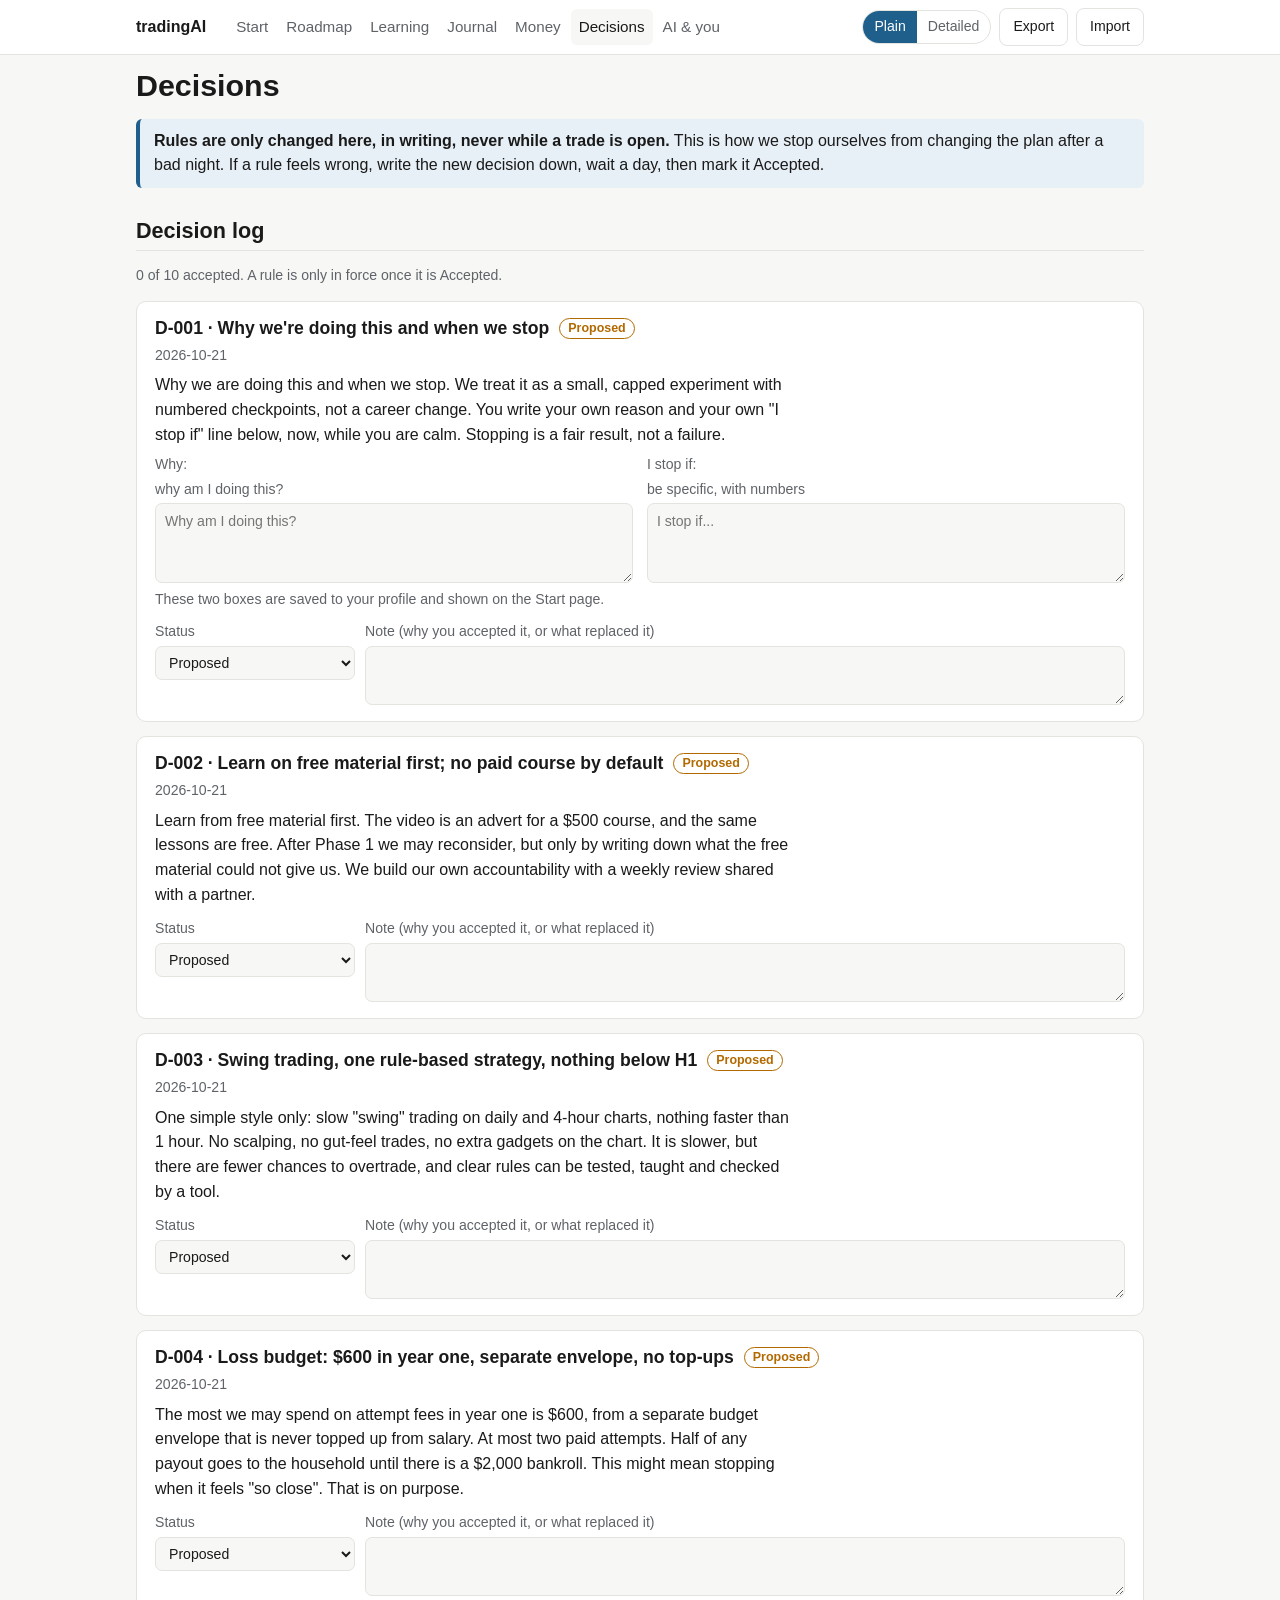
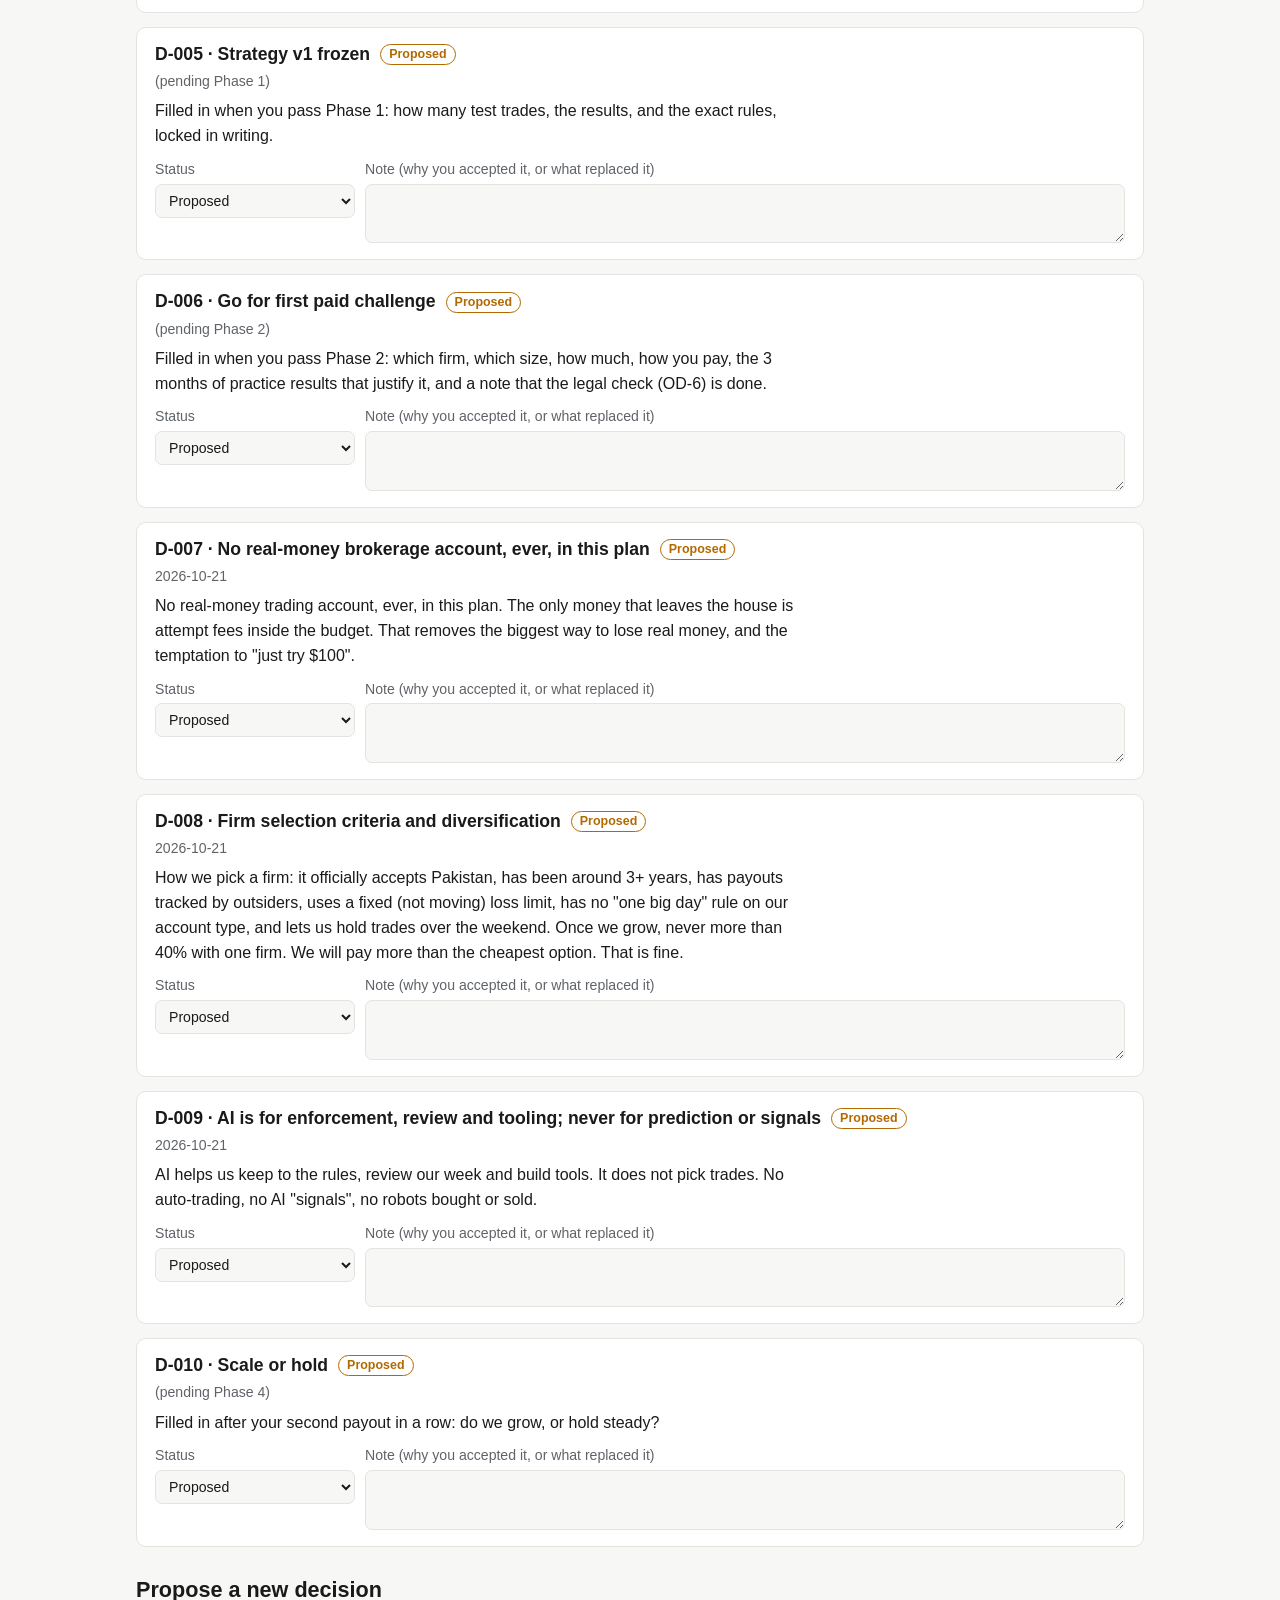
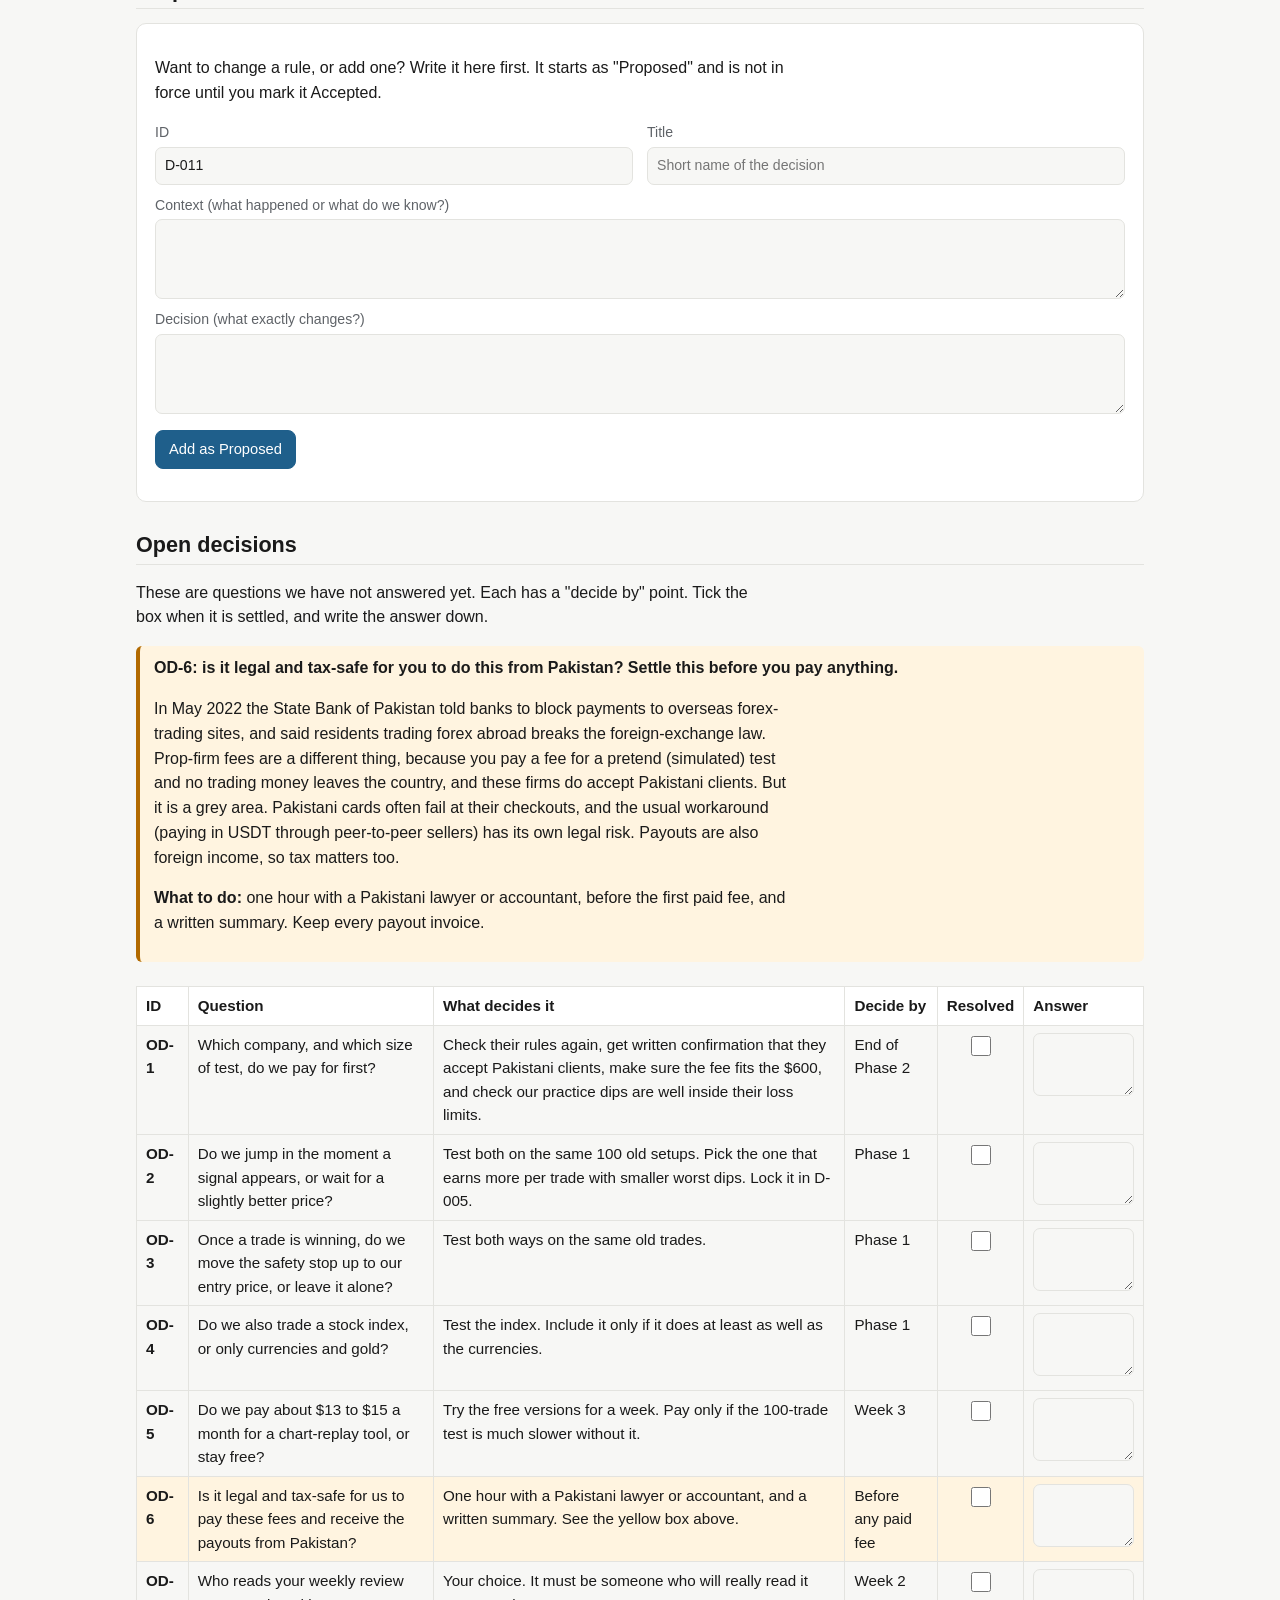
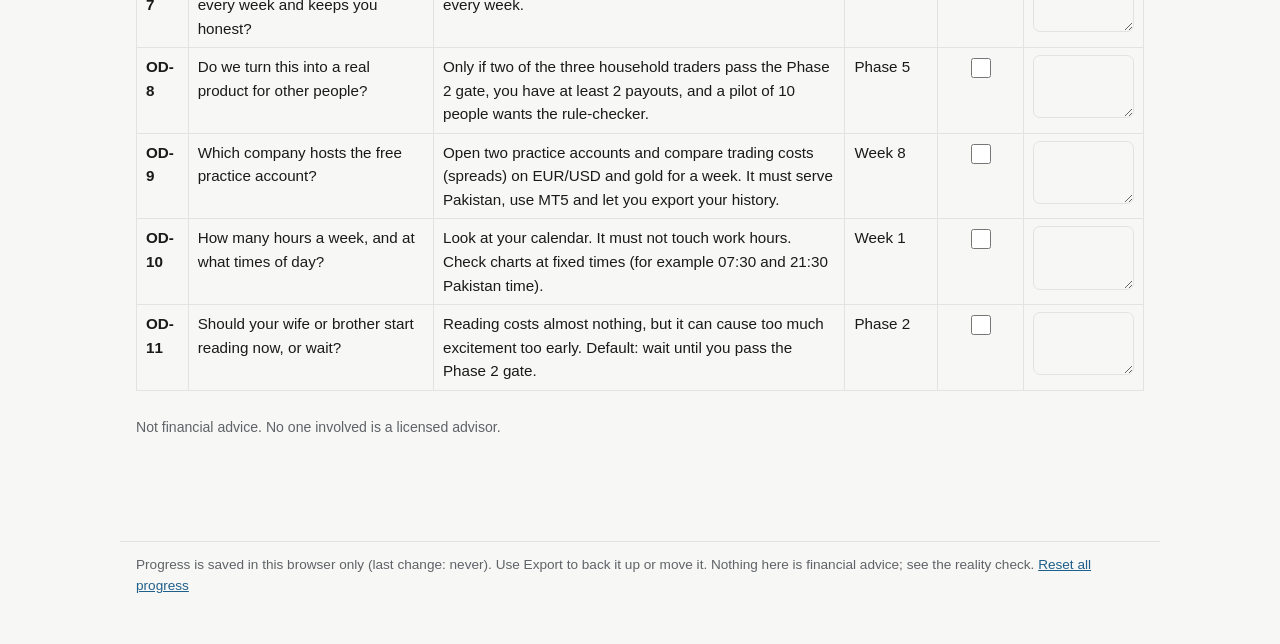
<file: site/decisions.html>
<!doctype html>
<html lang="en">
<head>
<meta charset="utf-8">
<meta name="viewport" content="width=device-width, initial-scale=1">
<title>Decisions - tradingAI</title>
<link rel="stylesheet" href="assets/style.css">
<script src="assets/app.js"></script>
<style>
  .dcard h3 { margin: 0 0 6px; display: flex; flex-wrap: wrap; gap: 4px 10px; align-items: center; }
  .dcard .ctl { display: grid; gap: 10px; grid-template-columns: minmax(140px, 200px) 1fr; margin-top: 10px; align-items: start; }
  .dcard .ctl textarea { min-height: 56px; }
  .dcard p { margin: .4em 0; }
  .dcard .field { margin: .5em 0; }
  .dcard .field b { display: inline-block; min-width: 6.5em; color: var(--muted); font-weight: 600; }
  .tablewrap { overflow-x: auto; }
  table.od td, table.od th { vertical-align: top; }
  table.od tr.od6 td { background: var(--warn-bg); }
  table.od textarea { min-height: 44px; }
  table.od .rescell { text-align: center; white-space: nowrap; }
  table.od input[type=checkbox] { width: 20px; height: 20px; }
  @media (max-width: 640px) {
    .dcard .ctl { grid-template-columns: 1fr; }
    table.od, table.od tbody, table.od tr, table.od td { display: block; width: 100%; }
    table.od thead { display: none; }
    table.od tr { border: 1px solid var(--line); border-radius: 8px; margin-bottom: 12px; background: var(--panel); overflow: hidden; }
    table.od td { border: 0; border-bottom: 1px dashed var(--line); }
    table.od td[data-l]::before { content: attr(data-l); display: block; color: var(--muted); font-size: .78rem; }
    table.od .rescell { text-align: left; }
  }
</style>
</head>
<body>
<main class="wrap">

<h1>Decisions</h1>
<div class="callout">
  <div class="plain"><strong>Rules are only changed here, in writing, never while a trade is open.</strong> This is how we stop ourselves from changing the plan after a bad night. If a rule feels wrong, write the new decision down, wait a day, then mark it Accepted.</div>
  <div class="detail"><strong>Rules are only changed here, in writing, never while a trade is open.</strong> Format: ID · date · status (Proposed / Accepted / Superseded by D-xxx) · context · decision · consequences. New decisions append at the bottom. A rule is not in force until its decision is <strong>Accepted</strong> by the owner. Status and notes are saved in <code>decisions</code>; open questions in <code>openDecisions</code>.</div>
</div>

<h2>Decision log</h2>
<p class="meta" id="decSummary"></p>
<div id="decList"></div>

<h2>Propose a new decision</h2>
<form id="newForm" class="card" autocomplete="off">
  <div class="plain"><p>Want to change a rule, or add one? Write it here first. It starts as "Proposed" and is not in force until you mark it Accepted.</p></div>
  <div class="detail"><p class="small">Appends D-011+ to <code>decisions</code> with status Proposed. Use Superseded on the old decision and cite the new one in its note.</p></div>
  <div class="grid" style="grid-template-columns:repeat(auto-fit,minmax(200px,1fr))">
    <label class="f">ID<input type="text" id="nd-id" readonly></label>
    <label class="f">Title<input type="text" id="nd-title" placeholder="Short name of the decision"></label>
  </div>
  <label class="f" style="margin-top:10px">Context (what happened or what do we know?)<textarea id="nd-ctx"></textarea></label>
  <label class="f" style="margin-top:10px">Decision (what exactly changes?)<textarea id="nd-dec"></textarea></label>
  <p><button class="btn primary" type="submit">Add as Proposed</button> <span class="meta" id="nd-msg"></span></p>
</form>

<h2>Open decisions</h2>
<div class="plain"><p>These are questions we have not answered yet. Each has a "decide by" point. Tick the box when it is settled, and write the answer down.</p></div>
<div class="detail"><p>Things not yet decided, what would decide them, and when they must be decided by.</p></div>

<div class="callout warn" id="od6note">
  <div class="plain">
    <strong>OD-6: is it legal and tax-safe for you to do this from Pakistan? Settle this before you pay anything.</strong>
    <p>In May 2022 the State Bank of Pakistan told banks to block payments to overseas forex-trading sites, and said residents trading forex abroad breaks the foreign-exchange law. Prop-firm fees are a different thing, because you pay a fee for a pretend (simulated) test and no trading money leaves the country, and these firms do accept Pakistani clients. But it is a grey area. Pakistani cards often fail at their checkouts, and the usual workaround (paying in USDT through peer-to-peer sellers) has its own legal risk. Payouts are also foreign income, so tax matters too.</p>
    <p><strong>What to do:</strong> one hour with a Pakistani lawyer or accountant, before the first paid fee, and a written summary. Keep every payout invoice.</p>
  </div>
  <div class="detail">
    <strong>OD-6: legal/tax position in Pakistan. Decide before any paid fee.</strong>
    <p>A May 2022 State Bank of Pakistan circular directed banks to block payments to offshore forex trading platforms and characterised resident forex trading abroad as a violation of the Foreign Exchange Regulation Act. Prop-firm fees are a different thing (a fee for a simulated service, no trading capital sent abroad), and the firms in question accept Pakistani clients, but it is a grey area, PKR cards usually fail at these checkouts, and the common workaround (USDT via peer-to-peer) has its own compliance exposure.</p>
    <p>Tax: payouts are foreign-source income. Keep every payout invoice. Ask an accountant how prop-firm income is treated for a Pakistan resident before the first payout, not after. Resolution: a one-hour consultation with a lawyer or accountant familiar with FERA/SBP circulars and foreign-source income; written summary in research/legal.md. This also feeds the D-006 gate.</p>
  </div>
</div>

<div class="tablewrap"><table class="od" id="odTable">
  <thead><tr><th>ID</th><th>Question</th><th>What decides it</th><th>Decide by</th><th>Resolved</th><th>Answer</th></tr></thead>
  <tbody id="odBody"></tbody>
</table></div>

<p class="small muted">Not financial advice. No one involved is a licensed advisor.</p>
</main>

<script>
TA.init({page:'decisions.html'});

(function () {
  var D = [
    { id: 'D-001', date: '2026-10-21', title: 'Why we\'re doing this and when we stop',
      ctx: 'A friend\'s success story + a Sarmaya "Learn to Earn" video prompted the question "can I earn from prop-firm trading with no capital?" Research (research/evidence.md) shows ~7% of challenge buyers are ever paid and 1-3% repeatedly.',
      dec: 'Treat this as a bounded experiment with numeric gates (docs/03) and a stop rule (docs/05), not as a career change. Owner writes a personal "why" and "stop" statement here before Phase 0 ends (below).',
      con: 'Every later decision references the gates. Stopping is a success condition of the experiment, not a failure.',
      plain: 'Why we are doing this and when we stop. We treat it as a small, capped experiment with numbered checkpoints, not a career change. You write your own reason and your own "I stop if" line below, now, while you are calm. Stopping is a fair result, not a failure.', whystop: true },
    { id: 'D-002', date: '2026-10-21', title: 'Learn on free material first; no paid course by default',
      ctx: 'The video is an advertisement for a $500 course. The guest credits the community and mentor sessions, not the content, for his turnaround; equivalent content is free (Babypips, Grimes, Douglas, Tharp).',
      dec: 'Phase 0-1 use only free material (learning/CURRICULUM.md). A paid course can be reconsidered after Phase 1 via a new decision that names what the free material failed to provide.',
      con: 'Saves $500; forces us to build our own accountability (weekly review shared with a partner) instead of buying it.',
      plain: 'Learn from free material first. The video is an advert for a $500 course, and the same lessons are free. After Phase 1 we may reconsider, but only by writing down what the free material could not give us. We build our own accountability with a weekly review shared with a partner.' },
    { id: 'D-003', date: '2026-10-21', title: 'Swing trading, one rule-based strategy, nothing below H1',
      ctx: 'Prop-firm rules (daily loss, consistency, news) punish high-frequency trading; the guest blew 15 accounts scalping and passed 3 of 5 swinging; the host\'s standing advice is swing + 3%/month. A rule-based strategy is the only kind that can be backtested, measured for adherence, taught, and guarded by a script.',
      dec: 'Strategy v1 is the D1/H4 trend-pullback template in docs/04, frozen only after the Phase 1 gate (D-005). No scalping, no discretionary entries, no indicators beyond EMA/ATR in v1.',
      con: 'Slower feedback loop (8-15 trades/month). Fewer chances to overtrade. Gold is half-risk until proven.',
      plain: 'One simple style only: slow "swing" trading on daily and 4-hour charts, nothing faster than 1 hour. No scalping, no gut-feel trades, no extra gadgets on the chart. It is slower, but there are fewer chances to overtrade, and clear rules can be tested, taught and checked by a tool.' },
    { id: 'D-004', date: '2026-10-21', title: 'Loss budget: $600 in year one, separate envelope, no top-ups',
      ctx: 'Industry data: average $800 spent per account lifecycle, $4,300 average among repeat buyers. The failure mode is escalation. The guest spent ~$3,500-4,000 before consistent payouts.',
      dec: 'Maximum $600 on challenge fees in the first 12 months from the first paid fee. Funded from a named envelope, never topped up mid-year from salary. Maximum two paid attempts inside that budget. First 50% of any payout goes to the household until a $2,000 trading bankroll exists.',
      con: 'Could mean stopping after two failed attempts even if "close". That is the design.',
      plain: 'The most we may spend on attempt fees in year one is $600, from a separate budget envelope that is never topped up from salary. At most two paid attempts. Half of any payout goes to the household until there is a $2,000 bankroll. This might mean stopping when it feels "so close". That is on purpose.' },
    { id: 'D-005', date: '(pending Phase 1)', title: 'Strategy v1 frozen',
      body: 'Filled in when the Phase 1 gate is met: backtest sample size, expectancy, max DD, the exact frozen rules (copy from docs/04 at the time), and the second-reader agreement test result.',
      plain: 'Filled in when you pass Phase 1: how many test trades, the results, and the exact rules, locked in writing.' },
    { id: 'D-006', date: '(pending Phase 2)', title: 'Go for first paid challenge',
      body: 'Filled in when the Phase 2 gate is met: firm, account type and size, fee, payment rail used, the 3-month demo stats that justify it, and confirmation that OD-6 (legal check) is closed.',
      plain: 'Filled in when you pass Phase 2: which firm, which size, how much, how you pay, the 3 months of practice results that justify it, and a note that the legal check (OD-6) is done.' },
    { id: 'D-007', date: '2026-10-21', title: 'No real-money brokerage account, ever, in this plan',
      ctx: 'SBP 2022 circular treats resident offshore forex trading as a FERA violation; the plan doesn\'t need it; the base rates for retail CFD accounts are 70-90% losers.',
      dec: 'The only money that leaves the house is prop-firm fees within D-004. No broker deposits, no crypto trading accounts for this project.',
      con: 'Removes the single largest way to lose real money. Also removes any temptation to "just test with $100".',
      plain: 'No real-money trading account, ever, in this plan. The only money that leaves the house is attempt fees inside the budget. That removes the biggest way to lose real money, and the temptation to "just try $100".' },
    { id: 'D-008', date: '2026-10-21', title: 'Firm selection criteria and diversification',
      ctx: '~100 firms closed in 2024-25; payouts depend on firm solvency.',
      dec: 'Only firms that (a) accept Pakistan on an official page, (b) have been operating 3+ years, (c) have independently tracked payouts, (d) have static drawdown and no consistency rule on the chosen account type, (e) allow weekend holding on the chosen account type. Never more than 40% of total allocation at one firm once scaling. Primary candidate: FTMO Swing 2-step; backup: The5ers High Stakes; third: FundedNext. Final pick in OD-1 after re-verifying rules at purchase time.',
      con: 'We pay more than the cheapest firms. Acceptable.',
      plain: 'How we pick a firm: it officially accepts Pakistan, has been around 3+ years, has payouts tracked by outsiders, uses a fixed (not moving) loss limit, has no "one big day" rule on our account type, and lets us hold trades over the weekend. Once we grow, never more than 40% with one firm. We will pay more than the cheapest option. That is fine.' },
    { id: 'D-009', date: '2026-10-21', title: 'AI is for enforcement, review and tooling; never for prediction or signals',
      ctx: 'No credible evidence of LLM chart-reading edge after costs; firms terminate accounts for EA herd/copy trading; the household wants to involve AI.',
      dec: 'Build tools/rule_guard.py, journal stats, AI weekly review, screener. No auto-trading, no AI signals, no EAs bought or sold.',
      con: 'The product idea (docs/08) is a behaviour product, not a signal product.',
      plain: 'AI helps us keep to the rules, review our week and build tools. It does not pick trades. No auto-trading, no AI "signals", no robots bought or sold.' },
    { id: 'D-010', date: '(pending Phase 4)', title: 'Scale or hold',
      body: 'Filled in after two consecutive payouts.',
      plain: 'Filled in after your second payout in a row: do we grow, or hold steady?' }
  ];

  var OD = [
    { id: 'OD-1', q: 'Which firm/account for the first paid challenge (FTMO Swing 2-step 25k vs 50k vs The5ers High Stakes)?', d: 'Re-verify rules + Pakistan acceptance in writing from support; fee vs budget (D-004); demo max-DD margin vs the firm\'s limit', by: 'End of Phase 2',
      qp: 'Which company, and which size of test, do we pay for first?', dp: 'Check their rules again, get written confirmation that they accept Pakistani clients, make sure the fee fits the $600, and check our practice dips are well inside their loss limits.' },
    { id: 'OD-2', q: 'Entry style in Strategy v1: enter at H4 close, or limit at 50% of trigger candle?', d: 'Backtest both on the same 100 setups; pick the higher expectancy with lower MAE; freeze in D-005', by: 'Phase 1',
      qp: 'Do we jump in the moment a signal appears, or wait for a slightly better price?', dp: 'Test both on the same 100 old setups. Pick the one that earns more per trade with smaller worst dips. Lock it in D-005.' },
    { id: 'OD-3', q: 'Breakeven rule: move SL to entry at +1.5R, or leave it?', d: 'Same backtest, both variants', by: 'Phase 1',
      qp: 'Once a trade is winning, do we move the safety stop up to our entry price, or leave it alone?', dp: 'Test both ways on the same old trades.' },
    { id: 'OD-4', q: 'Include an index (US500/NAS100) in v1 or forex + gold only?', d: 'Backtest expectancy on the index ≥ the forex average; else exclude', by: 'Phase 1',
      qp: 'Do we also trade a stock index, or only currencies and gold?', dp: 'Test the index. Include it only if it does at least as well as the currencies.' },
    { id: 'OD-5', q: 'Paid replay tool (FX Replay $15/mo) or TradingView Essential (~$13/mo) or free-only for the backtest?', d: 'Try free tiers for one week; pay only if the 100-trade backtest is materially slower without', by: 'Week 3',
      qp: 'Do we pay about $13 to $15 a month for a chart-replay tool, or stay free?', dp: 'Try the free versions for a week. Pay only if the 100-trade test is much slower without it.' },
    { id: 'OD-6', q: 'Legal/tax position in Pakistan for paying prop-firm fees (USDT) and receiving payouts.', d: 'One-hour consultation with a Pakistani lawyer or accountant familiar with FERA/SBP circulars and foreign-source income; written summary in research/legal.md', by: 'Before any paid fee',
      qp: 'Is it legal and tax-safe for us to pay these fees and receive the payouts from Pakistan?', dp: 'One hour with a Pakistani lawyer or accountant, and a written summary. See the yellow box above.' },
    { id: 'OD-7', q: 'Who is the accountability partner for the weekly review (spouse, brother, friend)?', d: 'Owner\'s choice; must be someone who\'ll read it every week', by: 'Week 2',
      qp: 'Who reads your weekly review every week and keeps you honest?', dp: 'Your choice. It must be someone who will really read it every week.' },
    { id: 'OD-8', q: 'Does the "product" become a real project?', d: 'Two of three household traders pass the Phase 2 gate; owner has ≥2 payouts; a 10-person pilot wants the rule-guard', by: 'Phase 5',
      qp: 'Do we turn this into a real product for other people?', dp: 'Only if two of the three household traders pass the Phase 2 gate, you have at least 2 payouts, and a pilot of 10 people wants the rule-checker.' },
    { id: 'OD-9', q: 'Which demo broker for Phase 2 (Exness, Pepperstone, other)? Must: serve Pakistan, MT5, spreads similar to FTMO\'s, exportable history', d: 'Open two demos, compare spreads on EUR/USD and XAU/USD for a week', by: 'Week 8',
      qp: 'Which company hosts the free practice account?', dp: 'Open two practice accounts and compare trading costs (spreads) on EUR/USD and gold for a week. It must serve Pakistan, use MT5 and let you export your history.' },
    { id: 'OD-10', q: 'Time budget: fixed 8-10 h/week? Which hours?', d: 'Owner\'s calendar; must not touch work hours; chart checks at fixed times (e.g. 07:30 and 21:30 PKT)', by: 'Week 1',
      qp: 'How many hours a week, and at what times of day?', dp: 'Look at your calendar. It must not touch work hours. Check charts at fixed times (for example 07:30 and 21:30 Pakistan time).' },
    { id: 'OD-11', q: 'Should the owner\'s wife/brother shadow Phase 0 now (reading only), or wait for validation?', d: 'Cost is ~zero if reading only; risk is premature enthusiasm. Default: wait until Phase 2 gate', by: 'Phase 2',
      qp: 'Should your wife or brother start reading now, or wait?', dp: 'Reading costs almost nothing, but it can cause too much excitement too early. Default: wait until you pass the Phase 2 gate.' }
  ];

  var esc = TA.esc;
  function today() { var d = new Date(); return d.getFullYear() + '-' + String(d.getMonth() + 1).padStart(2, '0') + '-' + String(d.getDate()).padStart(2, '0'); }
  function decs() { return TA.store.get('decisions', {}) || {}; }
  function setDec(id, patch) { var all = decs(); all[id] = Object.assign({}, all[id] || {}, patch); TA.store.set('decisions', all); return all[id]; }
  function badgeCls(st) { return st === 'Accepted' ? 'badge ok' : st === 'Superseded' ? 'badge bad' : 'badge warn'; }

  function nextId() {
    var max = 10;
    Object.keys(decs()).forEach(function (k) { var m = /^D-(\d+)$/.exec(k); if (m && +m[1] > max) max = +m[1]; });
    return 'D-' + String(max + 1).padStart(3, '0');
  }

  function cardHtml(d, st) {
    var s = st || {}, status = s.status || 'Proposed', note = s.note || '';
    var h = '<div class="card dcard" id="card-' + d.id + '"><h3><span>' + d.id + ' &middot; ' + esc(d.title) + '</span> <span class="' + badgeCls(status) + '" data-badge="' + d.id + '">' + esc(status) + '</span></h3>' +
      '<div class="meta">' + esc(d.date) + (s.date ? ' &middot; status set ' + esc(s.date) : '') + (d.custom ? ' &middot; added by you' : '') + '</div>';
    if (d.custom) {
      h += '<div class="field"><b>Context</b>' + esc(d.ctx) + '</div><div class="field"><b>Decision</b>' + esc(d.dec) + '</div>';
    } else {
      h += '<div class="plain"><p>' + esc(d.plain) + '</p></div><div class="detail">';
      if (d.body) h += '<p>' + esc(d.body) + '</p>';
      else h += '<div class="field"><b>Context</b>' + esc(d.ctx) + '</div><div class="field"><b>Decision</b>' + esc(d.dec) + '</div><div class="field"><b>Consequences</b>' + esc(d.con) + '</div>';
      h += '</div>';
    }
    if (d.whystop) {
      var p = TA.store.get('profile', null) || {};
      h += '<div class="grid" style="grid-template-columns:repeat(auto-fit,minmax(240px,1fr))">' +
        '<label class="f">Why: <span class="plain">why am I doing this?</span><textarea id="why" placeholder="Why am I doing this?">' + esc(p.why) + '</textarea></label>' +
        '<label class="f">I stop if: <span class="plain">be specific, with numbers</span><textarea id="stop" placeholder="I stop if...">' + esc(p.stop) + '</textarea></label></div>' +
        '<p class="meta">These two boxes are saved to your profile and shown on the Start page.</p>';
    }
    h += '<div class="ctl"><label class="f">Status<select data-did="' + d.id + '" data-f="status">' +
      ['Proposed', 'Accepted', 'Superseded'].map(function (o) { return '<option' + (o === status ? ' selected' : '') + '>' + o + '</option>'; }).join('') +
      '</select></label><label class="f">Note (why you accepted it, or what replaced it)<textarea data-did="' + d.id + '" data-f="note">' + esc(note) + '</textarea></label></div></div>';
    return h;
  }

  function renderDecisions() {
    var all = decs(), h = '', accepted = 0, total = 0;
    D.forEach(function (d) { h += cardHtml(d, all[d.id]); total++; if ((all[d.id] || {}).status === 'Accepted') accepted++; });
    Object.keys(all).filter(function (k) { return /^D-\d+$/.test(k) && all[k] && all[k].custom; })
      .sort(function (a, b) { return +a.slice(2) - +b.slice(2); })
      .forEach(function (k) {
        var c = all[k]; total++; if (c.status === 'Accepted') accepted++;
        h += cardHtml({ id: k, date: c.created || c.date || '', title: c.title || '(untitled)', ctx: c.context || '', dec: c.decision || '', custom: true }, c);
      });
    document.getElementById('decList').innerHTML = h;
    document.getElementById('decSummary').textContent = accepted + ' of ' + total + ' accepted. A rule is only in force once it is Accepted.';
    document.getElementById('nd-id').value = nextId();
  }

  /* delegated persistence: no re-render, so typing never loses focus */
  document.getElementById('decList').addEventListener('change', function (e) {
    var t = e.target;
    if (t.dataset && t.dataset.f === 'status') {
      setDec(t.dataset.did, { status: t.value, date: today() });
      var b = document.querySelector('[data-badge="' + t.dataset.did + '"]');
      if (b) { b.className = badgeCls(t.value); b.textContent = t.value; }
      refreshSummary();
    }
  });
  document.getElementById('decList').addEventListener('input', function (e) {
    var t = e.target;
    if (t.dataset && t.dataset.f === 'note') setDec(t.dataset.did, { note: t.value });
    if (t.id === 'why' || t.id === 'stop') {
      var p = Object.assign({}, TA.store.get('profile', null) || {});
      p[t.id] = t.value; TA.store.set('profile', p);
    }
  });
  function refreshSummary() {
    var all = decs(), total = D.length, acc = 0;
    D.forEach(function (d) { if ((all[d.id] || {}).status === 'Accepted') acc++; });
    Object.keys(all).forEach(function (k) { if (/^D-\d+$/.test(k) && all[k] && all[k].custom) { total++; if (all[k].status === 'Accepted') acc++; } });
    document.getElementById('decSummary').textContent = acc + ' of ' + total + ' accepted. A rule is only in force once it is Accepted.';
  }

  document.getElementById('newForm').addEventListener('submit', function (e) {
    e.preventDefault();
    var title = document.getElementById('nd-title').value.trim(), ctx = document.getElementById('nd-ctx').value.trim(), dec = document.getElementById('nd-dec').value.trim();
    var msg = document.getElementById('nd-msg');
    if (!title || !dec) { msg.textContent = 'Please give it a title and say what the decision is.'; return; }
    var id = nextId();
    setDec(id, { custom: true, title: title, context: ctx, decision: dec, status: 'Proposed', note: '', created: today(), date: today() });
    document.getElementById('nd-title').value = ''; document.getElementById('nd-ctx').value = ''; document.getElementById('nd-dec').value = '';
    msg.textContent = 'Added ' + id + '.';
    renderDecisions();
  });

  /* open decisions */
  function odState() { return TA.store.get('openDecisions', {}) || {}; }
  function setOd(id, patch) { var s = odState(); s[id] = Object.assign({}, s[id] || {}, patch); TA.store.set('openDecisions', s); }
  function renderOD() {
    var s = odState(), h = '';
    OD.forEach(function (o) {
      var st = s[o.id] || {};
      h += '<tr' + (o.id === 'OD-6' ? ' class="od6"' : '') + '>' +
        '<td data-l="ID"><strong>' + o.id + '</strong></td>' +
        '<td data-l="Question"><span class="plain">' + esc(o.qp) + '</span><span class="detail">' + esc(o.q) + '</span></td>' +
        '<td data-l="What decides it"><span class="plain">' + esc(o.dp) + '</span><span class="detail">' + esc(o.d) + '</span></td>' +
        '<td data-l="Decide by">' + esc(o.by) + '</td>' +
        '<td class="rescell" data-l="Resolved"><label><input type="checkbox" data-od="' + o.id + '" data-f="resolved"' + (st.resolved ? ' checked' : '') + ' aria-label="Resolved ' + o.id + '"> ' + (st.date && st.resolved ? '<span class="meta">' + esc(st.date) + '</span>' : '') + '</label></td>' +
        '<td data-l="Answer"><textarea data-od="' + o.id + '" data-f="answer" aria-label="Answer for ' + o.id + '">' + esc(st.answer || '') + '</textarea></td></tr>';
    });
    document.getElementById('odBody').innerHTML = h;
  }
  document.getElementById('odBody').addEventListener('change', function (e) {
    var t = e.target; if (t.dataset && t.dataset.od && t.dataset.f === 'resolved') {
      setOd(t.dataset.od, { resolved: t.checked, date: t.checked ? today() : '' });
      var lab = t.parentNode, m = lab.querySelector('.meta');
      if (m) m.remove();
      if (t.checked) lab.insertAdjacentHTML('beforeend', '<span class="meta">' + today() + '</span>');
    }
  });
  document.getElementById('odBody').addEventListener('input', function (e) {
    var t = e.target; if (t.dataset && t.dataset.od && t.dataset.f === 'answer') setOd(t.dataset.od, { answer: t.value });
  });

  renderDecisions();
  renderOD();
})();
</script>
</body>
</html>
</file>
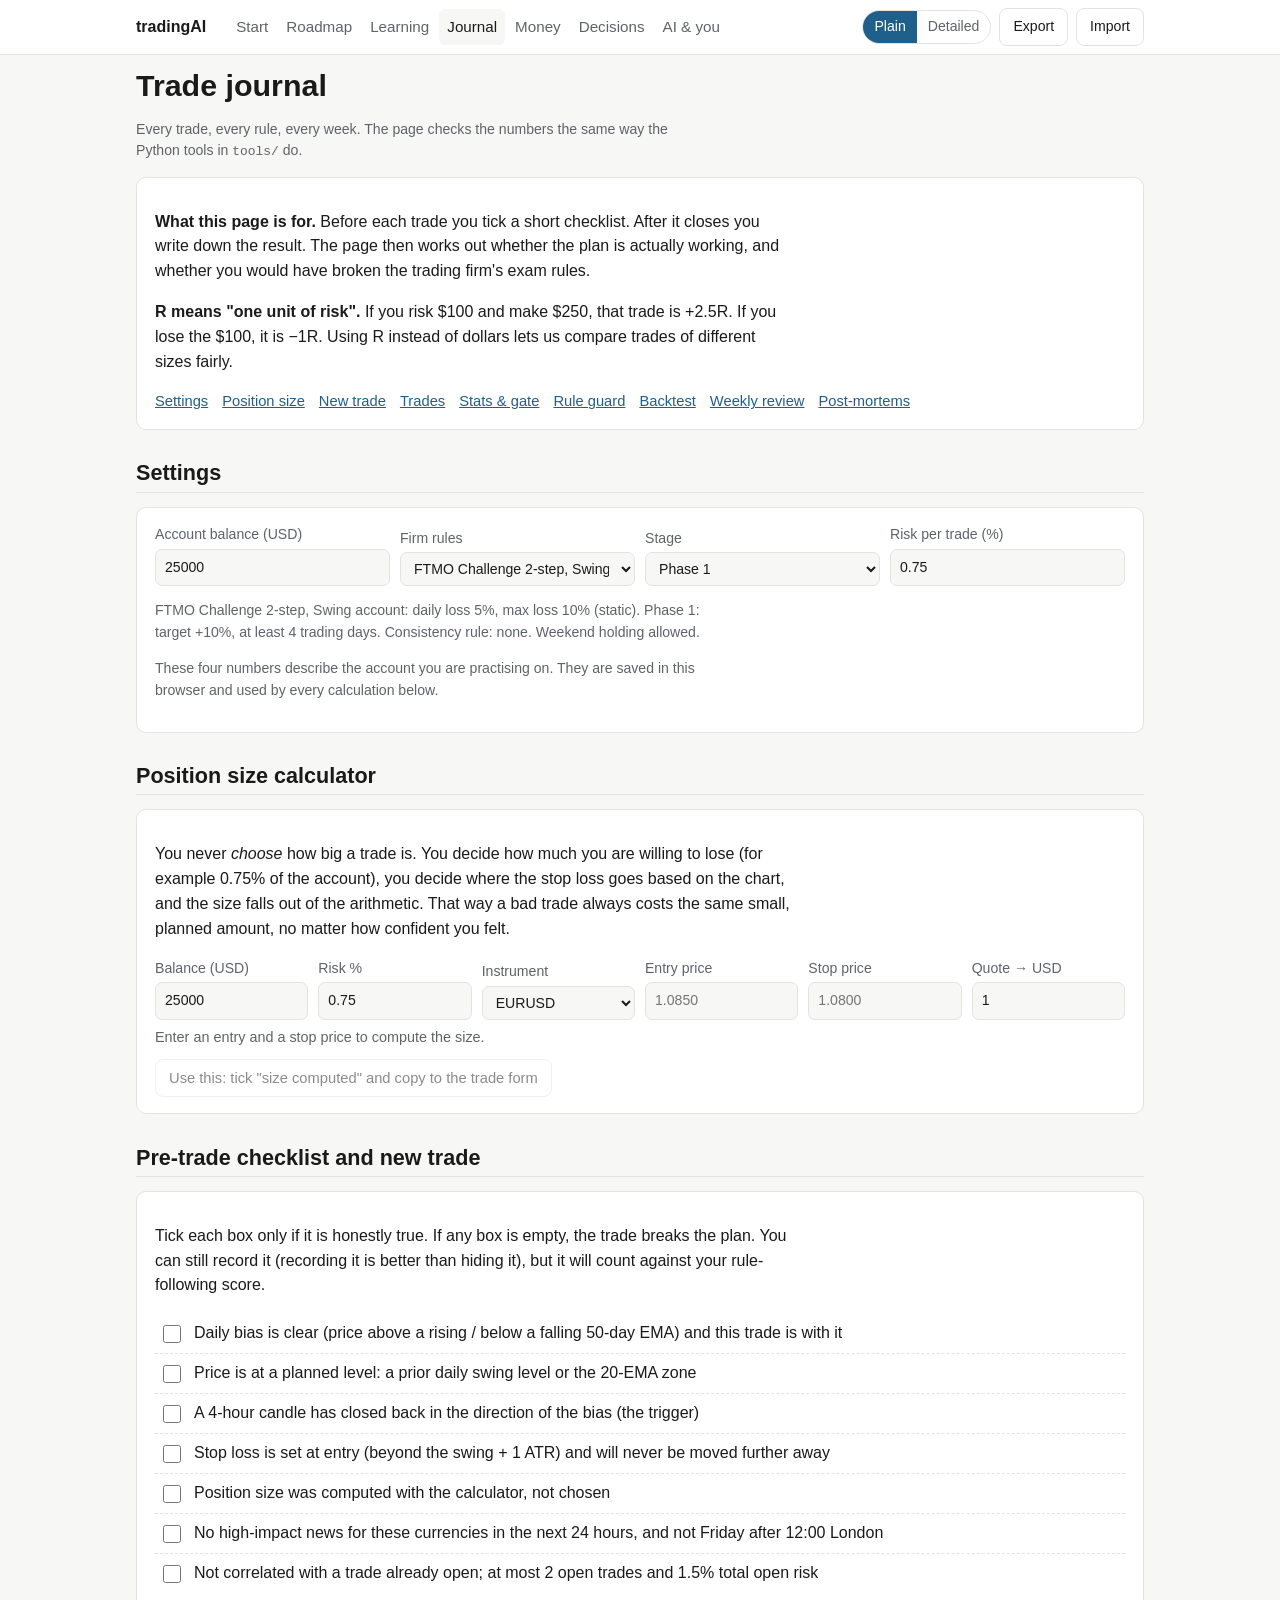
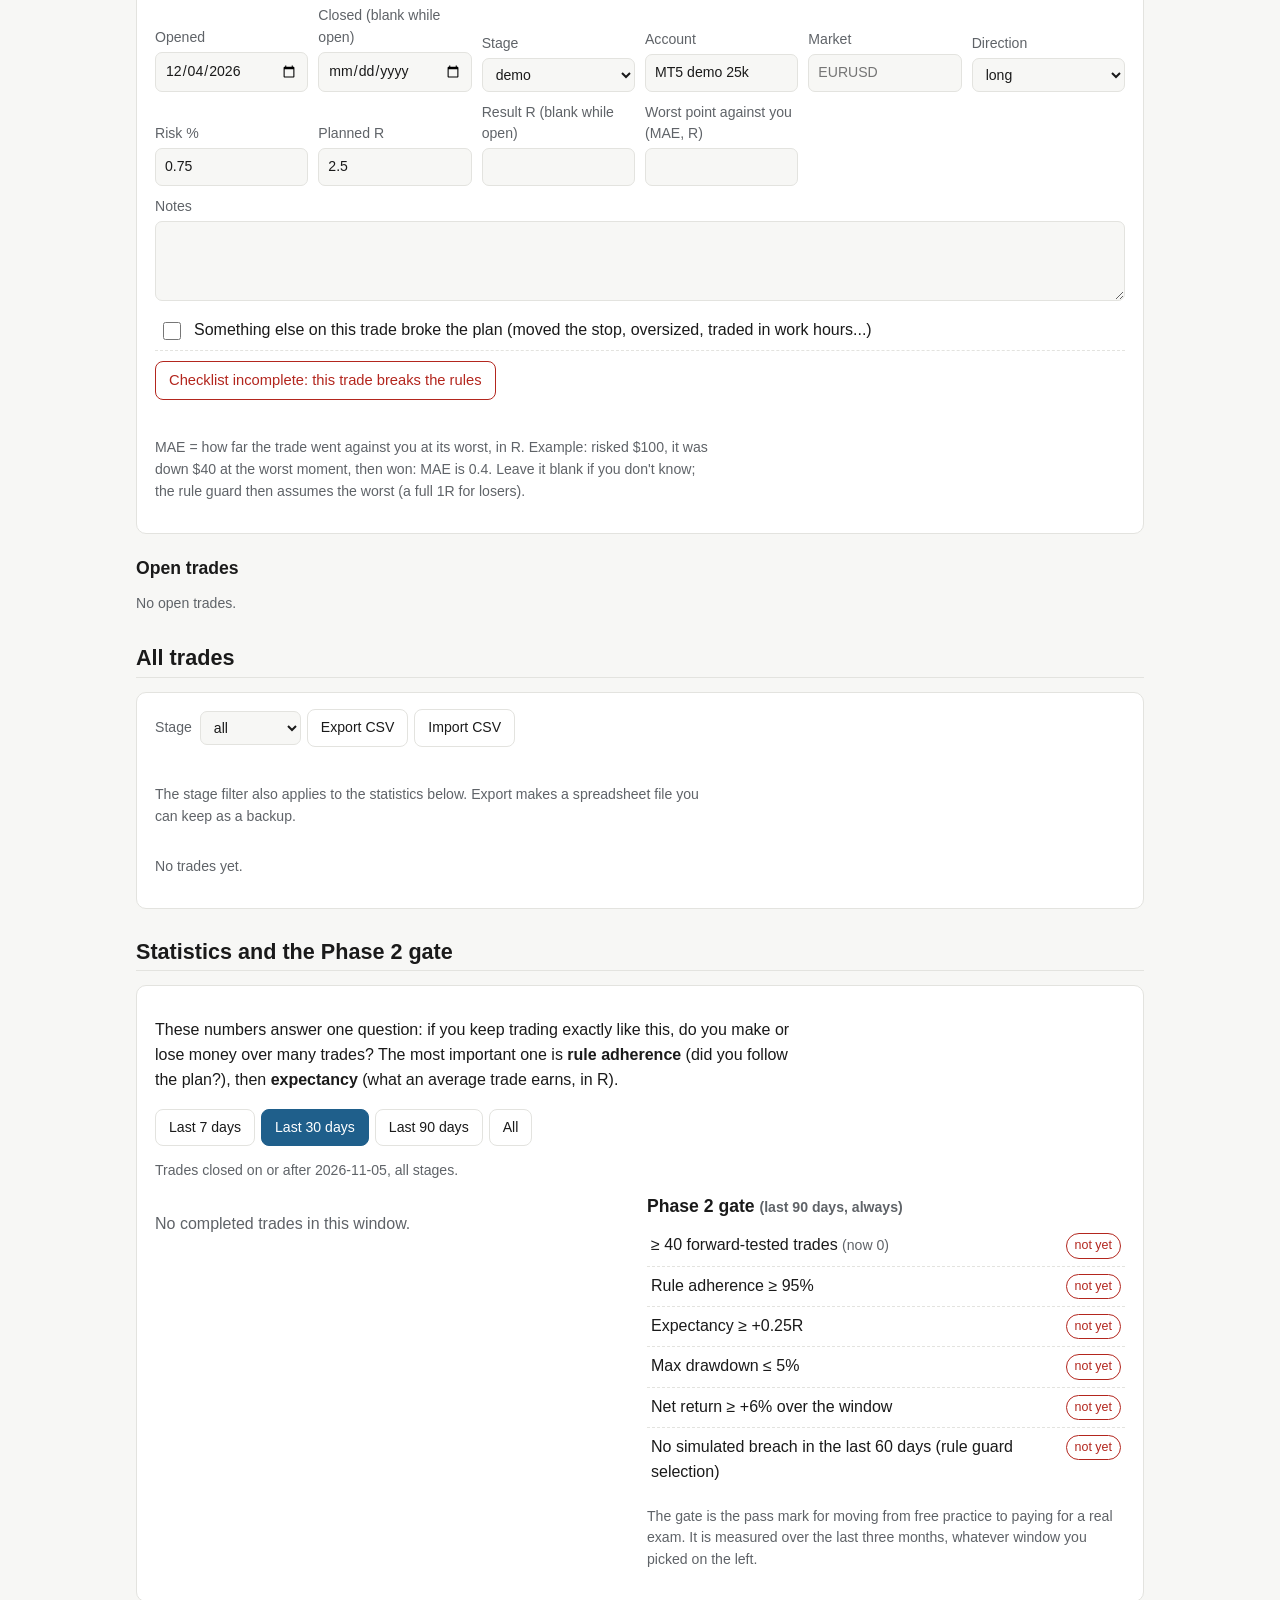
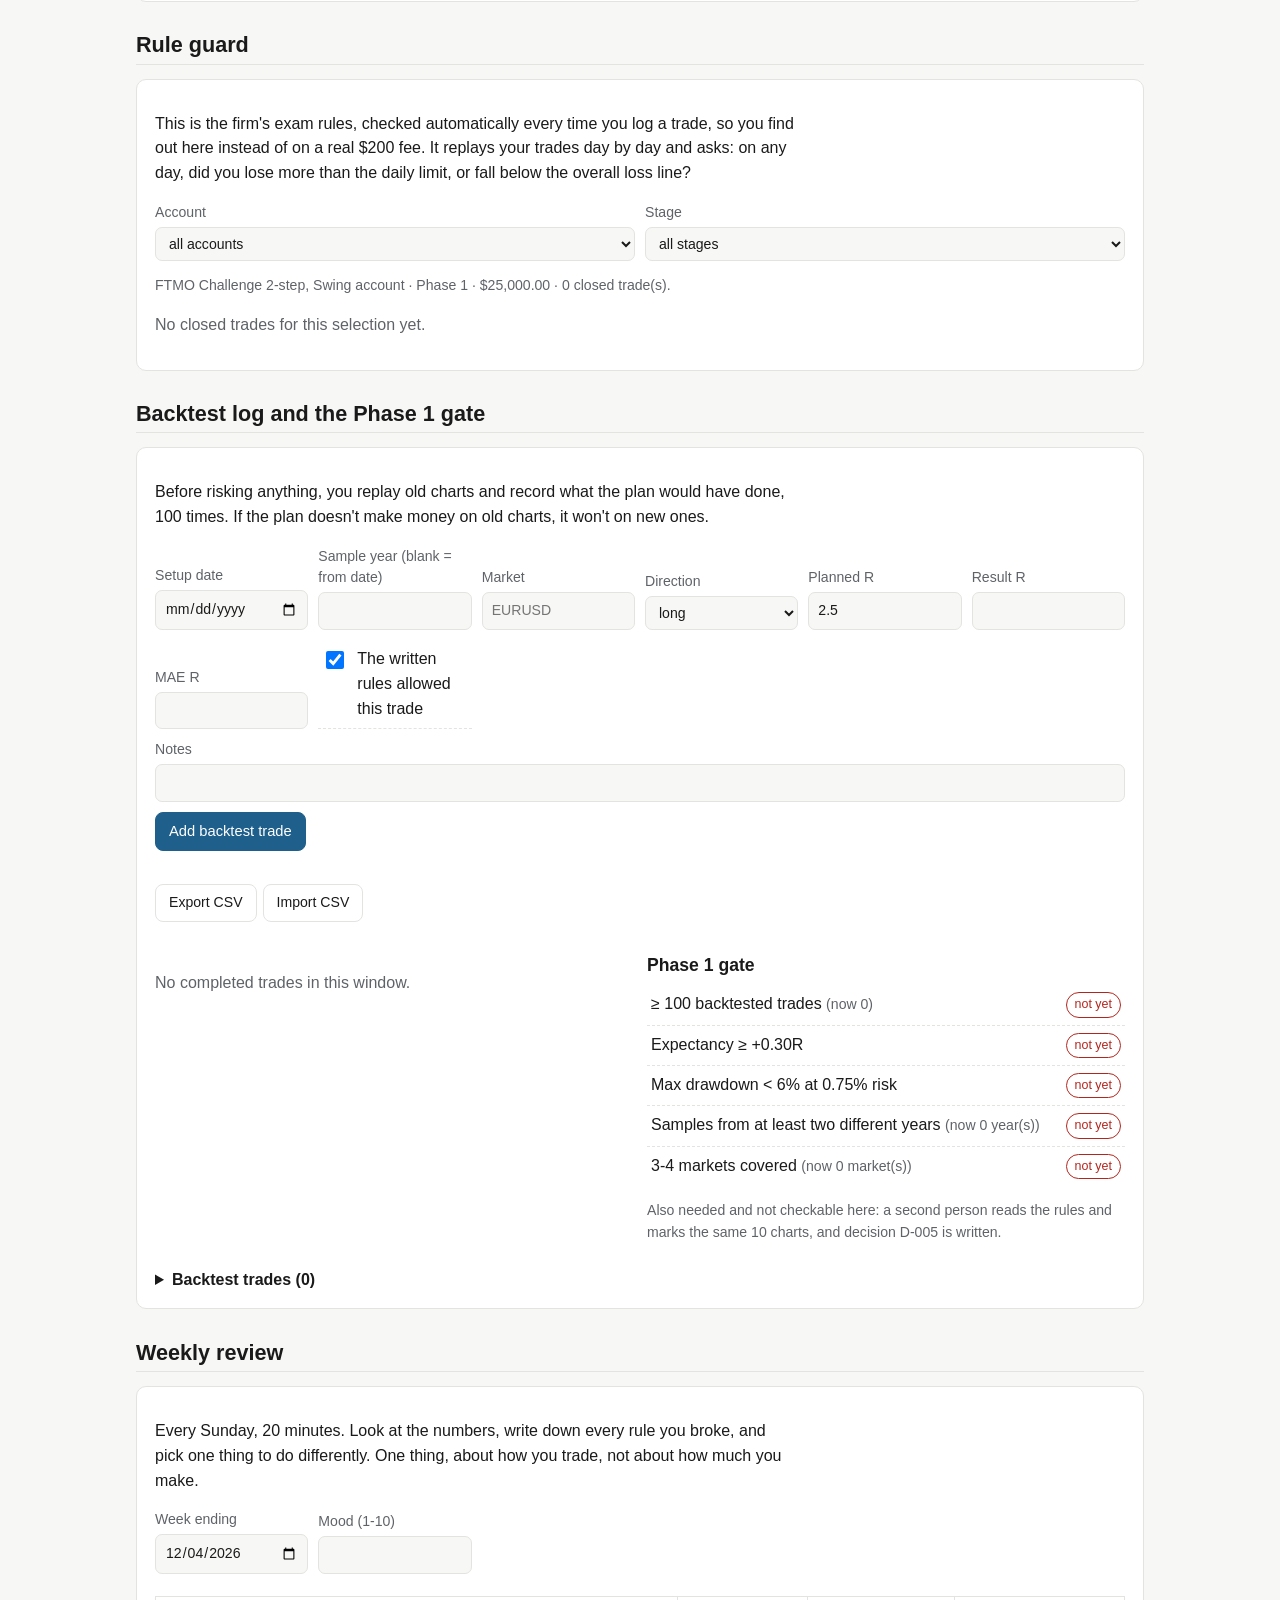
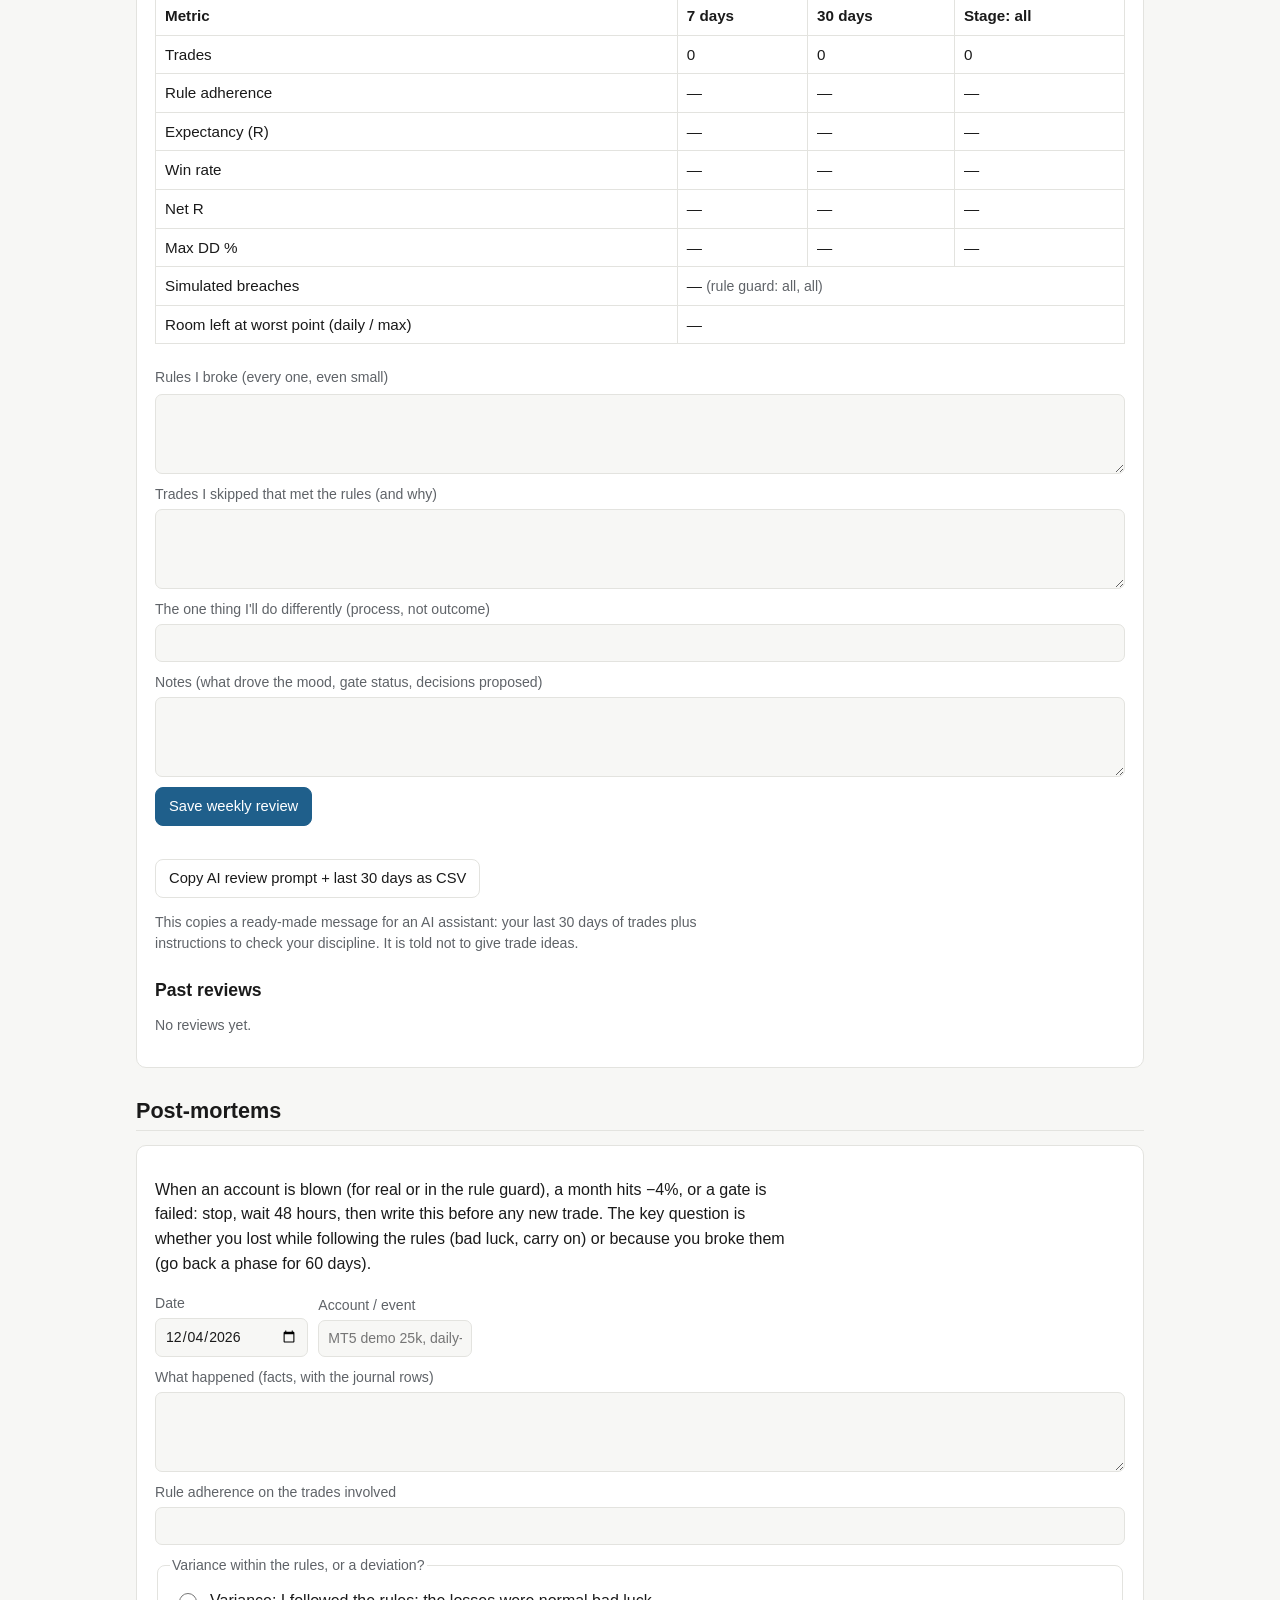
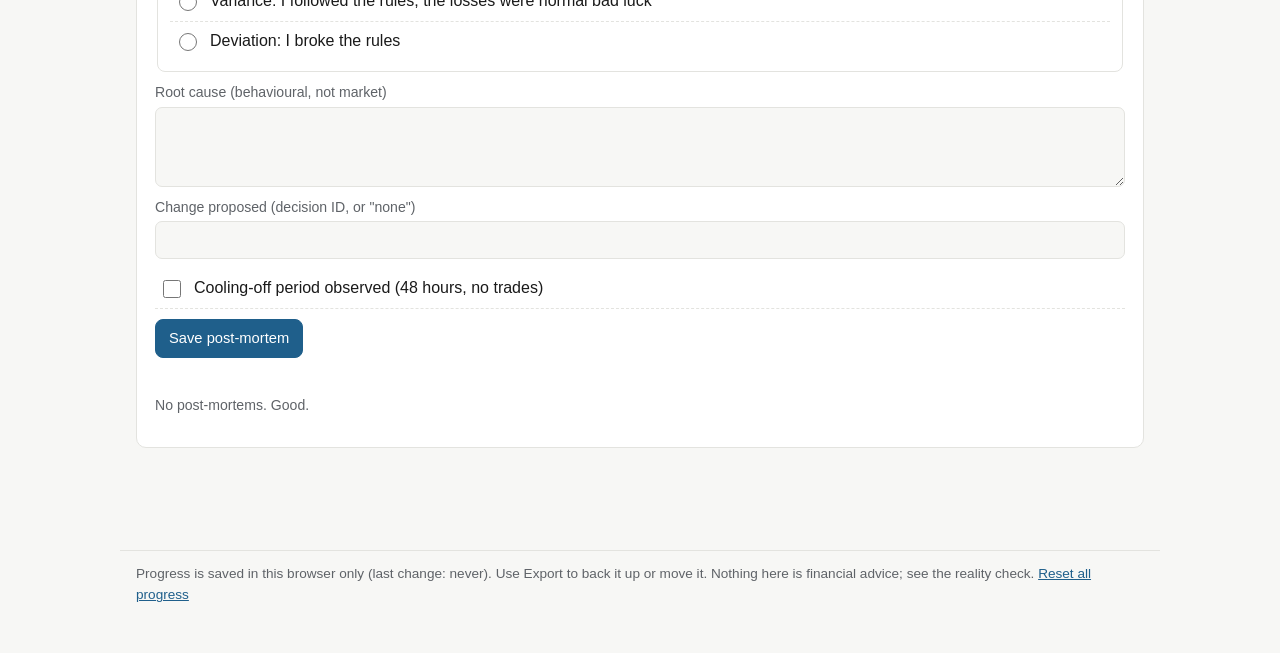
<file: site/journal.html>
<!doctype html>
<html lang="en">
<head>
<meta charset="utf-8">
<meta name="viewport" content="width=device-width, initial-scale=1">
<title>Trade journal - tradingAI</title>
<link rel="stylesheet" href="assets/style.css">
<script src="assets/app.js"></script>
<script src="assets/calc.js"></script>
<style>
  .tw { overflow-x: auto; -webkit-overflow-scrolling: touch; }
  .tw table { min-width: 560px; }
  .tw table.wide { min-width: 980px; }
  td input[type=text], td input[type=number], td input[type=date], td select { min-width: 84px; padding: 4px 6px; }
  .kv { grid-template-columns: minmax(0, max-content) minmax(0, 1fr); }
  .kv > * { overflow-wrap: anywhere; }
  @media (max-width: 520px) { .kv { grid-template-columns: 1fr; gap: 0 } .kv > span.muted { margin-top: 8px; font-size: .85rem; } }
  .stat .num { overflow-wrap: anywhere; font-size: 1.4rem; }
  .stat .sub { color: var(--muted); font-size: .78rem; }
  .statgrid { display: grid; gap: 10px; grid-template-columns: repeat(auto-fit, minmax(130px, 1fr)); }
  .statgrid .card { margin: 0; padding: 12px; }
  .winbtns { display: flex; flex-wrap: wrap; gap: 6px; margin: 8px 0; }
  .winbtns .btn.on { background: var(--accent); color: var(--accent-ink); border-color: var(--accent); }
  .actions { display: flex; flex-wrap: wrap; gap: 6px; align-items: center; margin-top: 10px; }
  .actions .btn { margin: 0; }
  .toc { display: flex; flex-wrap: wrap; gap: 6px 14px; font-size: .92rem; }
  .msg { min-height: 1.2em; font-size: .9rem; margin-top: 6px; }
  .msg.bad { color: var(--bad); } .msg.ok { color: var(--ok); }
  .num-pos { color: var(--ok); } .num-neg { color: var(--bad); }
  .nowrap { white-space: nowrap; }
  .chk .check label { flex: 1; }
  .full { grid-column: 1 / -1; }
  .two { display: grid; gap: 14px; grid-template-columns: repeat(auto-fit, minmax(280px, 1fr)); align-items: start; }
  .breachbig { font-size: 1.15rem; font-weight: 700; }
  textarea.copybox { min-height: 160px; font-family: var(--mono); font-size: .8rem; }
  details.item { border: 1px solid var(--line); border-radius: 8px; padding: 8px 12px; margin: 8px 0; background: var(--panel); }
  details.item p { margin: .3em 0; }
  .badge { white-space: nowrap; }
</style>
</head>
<body>
<main class="wrap">

<h1>Trade journal</h1>
<p class="meta">Every trade, every rule, every week. The page checks the numbers the same way the Python tools in <code>tools/</code> do.</p>

<div id="selftest-fail"></div>

<div class="card">
  <div class="plain">
    <p><strong>What this page is for.</strong> Before each trade you tick a short checklist. After it closes you write down the result. The page then works out whether the plan is actually working, and whether you would have broken the trading firm's exam rules.</p>
    <p><strong>R means "one unit of risk".</strong> If you risk $100 and make $250, that trade is +2.5R. If you lose the $100, it is −1R. Using R instead of dollars lets us compare trades of different sizes fairly.</p>
  </div>
  <div class="detail">
    <p>Journal, position sizing, statistics, prop-rule replay, weekly review and post-mortems. All figures are computed in <code>assets/calc.js</code>, a line-for-line port of <code>tools/journal_stats.py</code> (<code>load</code>/<code>stats</code>), <code>tools/rule_guard.py</code> (<code>parse</code>/<code>replay</code>) and <code>tools/position_size.py</code>. Trades are converted to TRADE-LOG.csv rows first, then fed through the ported loaders, so the numbers here equal what the Python tools print on the exported CSV.</p>
    <p>R = result ÷ initial risk. Percent figures derived from R use one risk % (the setting below), as <code>journal_stats.py --risk-pct</code> does; the rule guard uses each trade's own <code>risk_pct</code>.</p>
  </div>
  <nav class="toc small">
    <a href="#settings">Settings</a><a href="#sizer">Position size</a><a href="#newtrade">New trade</a><a href="#trades">Trades</a>
    <a href="#stats">Stats &amp; gate</a><a href="#guard">Rule guard</a><a href="#backtest">Backtest</a><a href="#review">Weekly review</a><a href="#postmortems">Post-mortems</a>
  </nav>
</div>

<!-- 1. Settings -->
<h2 id="settings">Settings</h2>
<div class="card">
  <form class="inline" id="set-form" onsubmit="return false">
    <label class="f">Account balance (USD)<input type="number" id="set-balance" min="0" step="100" inputmode="decimal"></label>
    <label class="f">Firm rules<select id="set-firm"></select></label>
    <label class="f">Stage<select id="set-phase"></select></label>
    <label class="f">Risk per trade (%)<input type="number" id="set-risk" min="0" step="0.05" inputmode="decimal"></label>
  </form>
  <p class="small muted" id="set-summary"></p>
  <div id="set-warn"></div>
  <p class="plain small muted">These four numbers describe the account you are practising on. They are saved in this browser and used by every calculation below.</p>
  <p class="detail small muted">Stored under <code>settings</code>. Firm rules are <code>tools/challenge_rules.json</code> embedded in calc.js (<code>_updated</code> <span id="rules-updated"></span>); verify at checkout.</p>
</div>

<!-- 2. Position size -->
<h2 id="sizer">Position size calculator</h2>
<div class="card">
  <div class="plain">
    <p>You never <em>choose</em> how big a trade is. You decide how much you are willing to lose (for example 0.75% of the account), you decide where the stop loss goes based on the chart, and the size falls out of the arithmetic. That way a bad trade always costs the same small, planned amount, no matter how confident you felt.</p>
  </div>
  <div class="detail">
    <p><code>lots = (balance × risk%) ÷ (SL pips × pip value per lot)</code>, with contract size and pip size from the <code>SPECS</code> table in position_size.py. USD account assumed; for a pair whose quote currency is not USD, enter the quote→USD rate (e.g. JPY ≈ 1/150 ≈ 0.0067; GBP ≈ 1.27 for EURGBP).</p>
  </div>
  <form class="inline" id="ps-form" onsubmit="return false">
    <label class="f">Balance (USD)<input type="number" id="ps-balance" step="100" inputmode="decimal"></label>
    <label class="f">Risk %<input type="number" id="ps-risk" step="0.05" inputmode="decimal"></label>
    <label class="f">Instrument<select id="ps-pair"></select></label>
    <label class="f">Entry price<input type="number" id="ps-entry" step="any" inputmode="decimal" placeholder="1.0850"></label>
    <label class="f">Stop price<input type="number" id="ps-stop" step="any" inputmode="decimal" placeholder="1.0800"></label>
    <label class="f">Quote → USD<input type="number" id="ps-q" step="any" value="1" inputmode="decimal"></label>
  </form>
  <div id="ps-out" class="msg"></div>
  <div class="actions"><button class="btn" id="ps-use" type="button" disabled>Use this: tick "size computed" and copy to the trade form</button></div>
</div>

<!-- 3. Checklist + new trade -->
<h2 id="newtrade">Pre-trade checklist and new trade</h2>
<div class="card">
  <p class="plain">Tick each box only if it is honestly true. If any box is empty, the trade breaks the plan. You can still record it (recording it is better than hiding it), but it will count against your rule-following score.</p>
  <p class="detail">All seven must be true for <code>rules_followed = Y</code>. Any unticked item forces <code>N</code> after a confirm. Items mirror docs/04 (bias, location, trigger, SL, sizing, news filter, correlation / max exposure).</p>
  <div class="chk" id="chk"></div>
  <form class="inline" id="tf" style="margin-top:12px">
    <label class="f">Opened<input type="date" id="tf-open" required></label>
    <label class="f">Closed (blank while open)<input type="date" id="tf-close"></label>
    <label class="f">Stage<select id="tf-phase"><option value="demo">demo</option><option value="trial">trial</option><option value="challenge">challenge</option><option value="funded">funded</option></select></label>
    <label class="f">Account<input type="text" id="tf-account" list="dl-accounts" value="MT5 demo 25k"></label>
    <label class="f">Market<input type="text" id="tf-market" list="dl-markets" autocomplete="off" placeholder="EURUSD"></label>
    <label class="f">Direction<select id="tf-dir"><option value="long">long</option><option value="short">short</option></select></label>
    <label class="f">Risk %<input type="number" id="tf-risk" step="0.05" inputmode="decimal"></label>
    <label class="f">Planned R<input type="number" id="tf-planned" step="0.1" value="2.5" inputmode="decimal"></label>
    <label class="f">Result R (blank while open)<input type="number" id="tf-result" step="any" inputmode="decimal"></label>
    <label class="f">Worst point against you (MAE, R)<input type="number" id="tf-mae" step="any" min="0" inputmode="decimal"></label>
    <label class="f full">Notes<textarea id="tf-notes" rows="2"></textarea></label>
    <label class="check full"><input type="checkbox" id="tf-other"><span>Something else on this trade broke the plan (moved the stop, oversized, traded in work hours...)</span></label>
    <div class="full"><button class="btn primary" id="tf-submit" type="submit">Log this trade</button><div id="tf-msg" class="msg"></div></div>
  </form>
  <datalist id="dl-markets"><option value="EURUSD"><option value="GBPUSD"><option value="XAUUSD"><option value="US500"><option value="NAS100"><option value="other"></datalist>
  <datalist id="dl-accounts"></datalist>
  <p class="small muted plain">MAE = how far the trade went against you at its worst, in R. Example: risked $100, it was down $40 at the worst moment, then won: MAE is 0.4. Leave it blank if you don't know; the rule guard then assumes the worst (a full 1R for losers).</p>
  <p class="small muted detail">Risk defaults to the setting, 0.5% for XAUUSD (house rule <code>risk_per_trade_pct_gold</code>). Use 0.5% in the first month on any account. Blank MAE → rule guard assumes 1.0R for losers, 0.5R for winners.</p>
</div>

<h3>Open trades</h3>
<div id="open-list"></div>

<!-- 4. Trade table -->
<h2 id="trades">All trades</h2>
<div class="card">
  <div class="actions" style="margin-top:0">
    <label class="f" style="flex-direction:row;align-items:center;gap:8px">Stage <select id="flt-phase" style="width:auto"><option value="all">all</option><option value="demo">demo</option><option value="trial">trial</option><option value="challenge">challenge</option><option value="funded">funded</option></select></label>
    <button class="btn small" id="csv-export" type="button">Export CSV</button>
    <label class="btn small">Import CSV<input type="file" id="csv-import" accept=".csv,text/csv" style="display:none"></label>
  </div>
  <div id="csv-msg" class="msg"></div>
  <p class="small muted plain">The stage filter also applies to the statistics below. Export makes a spreadsheet file you can keep as a backup.</p>
  <p class="small muted detail">Export writes the exact <code>journal/TRADE-LOG.csv</code> header (29 columns) in chronological order, so <code>python3 tools/journal_stats.py</code> and <code>tools/rule_guard.py</code> read it unchanged. Import upserts by <code>trade_id</code>; Y/YES/1/TRUE = yes; columns this page doesn't edit (entry, stop, screenshot...) are kept and written back.</p>
  <div class="tw" id="trade-table"></div>
</div>

<!-- 5. Stats -->
<h2 id="stats">Statistics and the Phase 2 gate</h2>
<div class="card">
  <div class="plain">
    <p>These numbers answer one question: if you keep trading exactly like this, do you make or lose money over many trades? The most important one is <strong>rule adherence</strong> (did you follow the plan?), then <strong>expectancy</strong> (what an average trade earns, in R).</p>
  </div>
  <div class="detail"><p>Port of <code>journal_stats.stats()</code>. Window = trades closed on or after the date shown (<code>--since</code>); "%" figures are R × the risk % setting.</p></div>
  <div class="winbtns" id="win-btns">
    <button class="btn small" data-w="7" type="button">Last 7 days</button><button class="btn small" data-w="30" type="button">Last 30 days</button>
    <button class="btn small" data-w="90" type="button">Last 90 days</button><button class="btn small" data-w="all" type="button">All</button>
  </div>
  <p class="small muted" id="stats-window"></p>
  <div class="two">
    <div id="stats-out"></div>
    <div>
      <h3 style="margin-top:0">Phase 2 gate <span class="small muted">(last 90 days, always)</span></h3>
      <div id="gate2"></div>
      <p class="small muted plain">The gate is the pass mark for moving from free practice to paying for a real exam. It is measured over the last three months, whatever window you picked on the left.</p>
      <p class="small muted detail">docs/03 Phase 2 exit gate. Not checkable here: a passed or near-passed free trial, and decision D-006. The 60-day breach row uses the rule-guard selection below.</p>
    </div>
  </div>
</div>

<!-- 6. Rule guard -->
<h2 id="guard">Rule guard</h2>
<div class="card">
  <div class="plain">
    <p>This is the firm's exam rules, checked automatically every time you log a trade, so you find out here instead of on a real $200 fee. It replays your trades day by day and asks: on any day, did you lose more than the daily limit, or fall below the overall loss line?</p>
  </div>
  <div class="detail">
    <p>Port of <code>rule_guard.replay()</code> with its conservative model: realised P&amp;L booked on the close date; each trade's worst floating loss (MAE × risk) assumed on every day it is open; daily loss measured from the day-start balance against initial balance; max loss static unless <code>drawdown_type</code> is trailing. Trades without a result (still open) are skipped, as in <code>parse()</code>, so a live open position is not in this replay.</p>
  </div>
  <form class="inline" onsubmit="return false">
    <label class="f">Account<select id="rg-account"></select></label>
    <label class="f">Stage<select id="rg-phase"></select></label>
  </form>
  <div id="rg-out"></div>
</div>

<!-- 7. Backtest -->
<h2 id="backtest">Backtest log and the Phase 1 gate</h2>
<div class="card">
  <p class="plain">Before risking anything, you replay old charts and record what the plan would have done, 100 times. If the plan doesn't make money on old charts, it won't on new ones.</p>
  <p class="detail">Same <code>stats()</code> function; % figures at the house 0.75% risk, as the Phase 1 gate in docs/03 specifies. Export writes the <code>journal/BACKTEST-LOG.csv</code> header.</p>
  <form class="inline" id="bf">
    <label class="f">Setup date<input type="date" id="bf-date" required></label>
    <label class="f">Sample year (blank = from date)<input type="number" id="bf-year" min="1990" max="2100" step="1"></label>
    <label class="f">Market<input type="text" id="bf-market" list="dl-markets" placeholder="EURUSD"></label>
    <label class="f">Direction<select id="bf-dir"><option value="long">long</option><option value="short">short</option></select></label>
    <label class="f">Planned R<input type="number" id="bf-planned" step="0.1" value="2.5" inputmode="decimal"></label>
    <label class="f">Result R<input type="number" id="bf-result" step="any" inputmode="decimal" required></label>
    <label class="f">MAE R<input type="number" id="bf-mae" step="any" min="0" inputmode="decimal"></label>
    <label class="check"><input type="checkbox" id="bf-rules" checked><span>The written rules allowed this trade</span></label>
    <label class="f full">Notes<input type="text" id="bf-notes"></label>
    <div class="full"><button class="btn primary" type="submit">Add backtest trade</button><div id="bf-msg" class="msg"></div></div>
  </form>
  <div class="actions">
    <button class="btn small" id="bt-export" type="button">Export CSV</button>
    <label class="btn small">Import CSV<input type="file" id="bt-import" accept=".csv,text/csv" style="display:none"></label>
  </div>
  <div id="bt-msg" class="msg"></div>
  <div class="two" style="margin-top:10px">
    <div id="bt-stats"></div>
    <div><h3 style="margin-top:0">Phase 1 gate</h3><div id="gate1"></div>
      <p class="small muted plain">Also needed and not checkable here: a second person reads the rules and marks the same 10 charts, and decision D-005 is written.</p></div>
  </div>
  <details style="margin-top:10px"><summary>Backtest trades (<span id="bt-count">0</span>)</summary><div class="tw" id="bt-table"></div></details>
</div>

<!-- 8. Weekly review -->
<h2 id="review">Weekly review</h2>
<div class="card">
  <p class="plain">Every Sunday, 20 minutes. Look at the numbers, write down every rule you broke, and pick one thing to do differently. One thing, about how you trade, not about how much you make.</p>
  <p class="detail">From journal/WEEKLY-REVIEW-TEMPLATE.md. Numbers are a frozen snapshot of <code>stats()</code> (7d / 30d / stage filter) plus the rule-guard result at save time.</p>
  <div id="wr-last"></div>
  <form class="inline" id="wr">
    <label class="f">Week ending<input type="date" id="wr-week" required></label>
    <label class="f">Mood (1-10)<input type="number" id="wr-mood" min="1" max="10" step="1"></label>
    <div class="full tw" id="wr-numbers"></div>
    <label class="f full">Rules I broke (every one, even small) <span id="wr-hint"></span><textarea id="wr-broken" rows="2"></textarea></label>
    <label class="f full">Trades I skipped that met the rules (and why)<textarea id="wr-skipped" rows="2"></textarea></label>
    <label class="f full">The one thing I'll do differently (process, not outcome)<input type="text" id="wr-one"></label>
    <label class="f full">Notes (what drove the mood, gate status, decisions proposed)<textarea id="wr-notes" rows="2"></textarea></label>
    <div class="full"><button class="btn primary" type="submit">Save weekly review</button><div id="wr-msg" class="msg"></div></div>
  </form>
  <div class="actions">
    <button class="btn" id="ai-copy" type="button">Copy AI review prompt + last 30 days as CSV</button>
  </div>
  <p class="small muted plain">This copies a ready-made message for an AI assistant: your last 30 days of trades plus instructions to check your discipline. It is told not to give trade ideas.</p>
  <div id="ai-box"></div>
  <h3>Past reviews</h3>
  <div id="wr-list"></div>
</div>

<!-- 9. Post-mortems -->
<h2 id="postmortems">Post-mortems</h2>
<div class="card">
  <p class="plain">When an account is blown (for real or in the rule guard), a month hits −4%, or a gate is failed: stop, wait 48 hours, then write this before any new trade. The key question is whether you lost while following the rules (bad luck, carry on) or because you broke them (go back a phase for 60 days).</p>
  <p class="detail">From journal/POST-MORTEMS.md. Variance → continue; deviation → 60 days back a phase. Two paid-challenge failures marked "deviation" trigger stop rule 2 on the Money page.</p>
  <form class="inline" id="pm">
    <label class="f">Date<input type="date" id="pm-date" required></label>
    <label class="f">Account / event<input type="text" id="pm-event" required placeholder="MT5 demo 25k, daily-loss breach"></label>
    <label class="f full">What happened (facts, with the journal rows)<textarea id="pm-facts" rows="2"></textarea></label>
    <label class="f full">Rule adherence on the trades involved<input type="text" id="pm-adh"></label>
    <fieldset class="full" style="border:1px solid var(--line);border-radius:8px">
      <legend class="small muted">Variance within the rules, or a deviation?</legend>
      <label class="check"><input type="radio" name="pm-vd" value="variance"><span>Variance: I followed the rules; the losses were normal bad luck</span></label>
      <label class="check"><input type="radio" name="pm-vd" value="deviation"><span>Deviation: I broke the rules</span></label>
    </fieldset>
    <label class="f full">Root cause (behavioural, not market)<textarea id="pm-root" rows="2"></textarea></label>
    <label class="f full">Change proposed (decision ID, or "none")<input type="text" id="pm-change"></label>
    <label class="check full"><input type="checkbox" id="pm-cool"><span>Cooling-off period observed (48 hours, no trades)</span></label>
    <div class="full"><button class="btn primary" type="submit">Save post-mortem</button><div id="pm-msg" class="msg"></div></div>
  </form>
  <div id="pm-list"></div>
</div>

<p class="small muted" id="selftest-ok"></p>
</main>

<script>
TA.init({ page: 'journal.html' });

const C = window.TACalc, RULES = C.RULES, HOUSE = RULES.house_rules;
const $ = id => document.getElementById(id);
const esc = TA.esc;
const pad2 = n => String(n).padStart(2, '0');
function todayIso() { const d = new Date(); return d.getFullYear() + '-' + pad2(d.getMonth() + 1) + '-' + pad2(d.getDate()); }
function num(v) { const t = String(v == null ? '' : v).trim(); return t === '' ? null : Number(t); }
function usd(n) { return (n < 0 ? '−$' : '$') + Math.abs(n).toLocaleString('en-US', { minimumFractionDigits: 2, maximumFractionDigits: 2 }); }
function signed(n, d, suf) { if (n === null || n === undefined || isNaN(n)) return '—'; const s = (n > 0 ? '+' : n < 0 ? '−' : '') + Math.abs(n).toFixed(d) + (suf || ''); return `<span class="${n > 0 ? 'num-pos' : n < 0 ? 'num-neg' : ''}">${s}</span>`; }
function msg(id, text, cls) { const el = $(id); el.textContent = text; el.className = 'msg ' + (cls || ''); }
function badge(ok, yes, no) { return `<span class="badge ${ok ? 'ok' : 'bad'}">${ok ? (yes || 'ok') : (no || 'not yet')}</span>`; }
function download(name, text) { const a = document.createElement('a'); a.href = URL.createObjectURL(new Blob([text], { type: 'text/csv' })); a.download = name; document.body.appendChild(a); a.click(); setTimeout(() => { URL.revokeObjectURL(a.href); a.remove(); }, 500); }
function newId() { return Date.now().toString(36) + Math.random().toString(36).slice(2, 6); }

/* ---------- settings ---------- */
const DEF = { accountBalance: 25000, firm: 'ftmo_2step_swing', phaseIdx: 0, riskPct: 0.75 };
function settings() {
  const s = Object.assign({}, DEF, TA.store.get('settings', {}));
  if (!RULES.firms[s.firm]) s.firm = DEF.firm;
  const n = RULES.firms[s.firm].phases.length;
  s.phaseIdx = Math.min(Math.max(0, parseInt(s.phaseIdx, 10) || 0), n - 1);
  s.accountBalance = Number(s.accountBalance) > 0 ? Number(s.accountBalance) : DEF.accountBalance;
  s.riskPct = Number(s.riskPct) > 0 ? Number(s.riskPct) : DEF.riskPct;
  return s;
}
function saveSettings(patch) { TA.store.set('settings', Object.assign({}, TA.store.get('settings', {}), patch)); }
function firm() { return RULES.firms[settings().firm]; }

function fillPhaseSelect() {
  const s = settings();
  $('set-phase').innerHTML = RULES.firms[s.firm].phases.map((p, i) => `<option value="${i}">${esc(p.name)}</option>`).join('');
  $('set-phase').value = String(s.phaseIdx);
}
function renderSettingsSummary() {
  const s = settings(), f = RULES.firms[s.firm], p = f.phases[s.phaseIdx];
  $('set-summary').textContent = `${f.name}: daily loss ${f.max_daily_loss_pct}%, max loss ${f.max_total_loss_pct}% (${f.drawdown_type}). ${p.name}: ` +
    (p.profit_target_pct === null ? 'no profit target' : `target +${p.profit_target_pct}%, at least ${p.min_trading_days} trading days`) +
    `. Consistency rule: ${f.consistency_rule_max_day_share_pct === null ? 'none' : f.consistency_rule_max_day_share_pct + '%'}. Weekend holding ${f.weekend_holding_allowed ? 'allowed' : 'NOT allowed'}.`;
  $('set-warn').innerHTML = s.riskPct > 1 ? `<div class="callout bad">Risk ${esc(s.riskPct)}% per trade is above 1%. That violates the house rules (0.75%, 0.5% for gold and the first month).</div>`
    : s.riskPct > HOUSE.risk_per_trade_pct ? `<div class="callout warn">Risk ${esc(s.riskPct)}% is above the house rule of ${HOUSE.risk_per_trade_pct}%.</div>` : '';
}
function initSettings() {
  const s = settings();
  $('rules-updated').textContent = RULES._updated;
  $('set-balance').value = s.accountBalance;
  $('set-risk').value = s.riskPct;
  $('set-firm').innerHTML = Object.keys(RULES.firms).map(k => `<option value="${k}">${esc(RULES.firms[k].name)}</option>`).join('');
  $('set-firm').value = s.firm;
  fillPhaseSelect(); renderSettingsSummary();
  $('set-balance').addEventListener('change', e => { const v = num(e.target.value); if (v > 0) { saveSettings({ accountBalance: v }); $('ps-balance').value = v; calcPS(); } });
  $('set-risk').addEventListener('change', e => { const v = num(e.target.value); if (v > 0) { saveSettings({ riskPct: v }); $('ps-risk').value = v; defaultTradeRisk(); calcPS(); } });
  $('set-firm').addEventListener('change', e => { saveSettings({ firm: e.target.value, phaseIdx: 0 }); fillPhaseSelect(); });
  $('set-phase').addEventListener('change', e => saveSettings({ phaseIdx: parseInt(e.target.value, 10) || 0 }));
}

/* ---------- position size ---------- */
let lastPS = null;
function initPS() {
  const s = settings();
  $('ps-balance').value = s.accountBalance; $('ps-risk').value = s.riskPct;
  $('ps-pair').innerHTML = Object.keys(C.SPECS).map(k => `<option>${k}</option>`).join('');
  $('ps-pair').addEventListener('change', () => {
    const p = $('ps-pair').value;
    if (p.endsWith('USD') || ['US500', 'NAS100', 'US30'].includes(p)) $('ps-q').value = 1;
    if (p === 'XAUUSD') $('ps-risk').value = HOUSE.risk_per_trade_pct_gold;
    calcPS();
  });
  ['ps-balance', 'ps-risk', 'ps-entry', 'ps-stop', 'ps-q'].forEach(id => $(id).addEventListener('input', calcPS));
  $('ps-use').addEventListener('click', () => {
    if (!lastPS) return;
    const cb = document.querySelector('#chk input[data-k="sizeComputed"]'); if (cb) cb.checked = true;
    $('tf-risk').value = $('ps-risk').value; $('tf-market').value = lastPS.pair; updateSubmit();
    location.hash = '#newtrade';
  });
  calcPS();
}
function calcPS() {
  const bal = num($('ps-balance').value), risk = num($('ps-risk').value), entry = num($('ps-entry').value), stop = num($('ps-stop').value), q = num($('ps-q').value);
  const out = $('ps-out'); lastPS = null; $('ps-use').disabled = true;
  if (entry === null || stop === null) { out.className = 'msg muted'; out.textContent = 'Enter an entry and a stop price to compute the size.'; return; }
  if (!(bal > 0) || !(risk > 0) || isNaN(entry) || isNaN(stop) || !(q > 0)) { out.className = 'msg bad'; out.textContent = 'Balance, risk %, prices and quote→USD must be positive numbers.'; return; }
  let r;
  try { r = C.positionSize(bal, risk, entry, stop, $('ps-pair').value, q); }
  catch (e) { out.className = 'msg bad'; out.textContent = e.message; return; }
  lastPS = r; $('ps-use').disabled = false;
  const actualRisk = r.lots_floor_0_01 * r.sl_pips * r.pip_value_per_lot_usd;
  let warn = '';
  if (risk > 1.0) warn += `<div class="callout bad">WARNING: risk above 1% violates house rules (tools/challenge_rules.json).</div>`;
  if (r.lots < 0.01) warn += `<div class="callout warn">The computed size is below the 0.01-lot minimum. Trading 0.01 lots would risk about ${usd(actualRisk)}, more than planned. <span class="plain">Skip this trade or use a stop that the chart justifies; never move the stop just to fit.</span></div>`;
  out.className = 'msg';
  out.innerHTML = `<div class="kv" style="margin-top:8px">
    <span class="muted">Money at risk</span><strong>${usd(r.risk_amount_usd)}</strong>
    <span class="muted">Stop distance</span><span>${r.sl_pips} pips</span>
    <span class="muted">Value of 1 pip on 1 lot</span><span>${usd(r.pip_value_per_lot_usd)} <span class="detail muted">(${r.pip_value_per_lot_usd})</span></span>
    <span class="muted">Exact size</span><span>${r.lots} lots</span>
    <span class="muted">Size to use</span><strong>${r.lots_floor_0_01.toFixed(2)} lots</strong>
  </div><p class="small muted plain">Use the rounded-down size: rounding up would risk a little more than planned.</p>
  <p class="small muted detail"><code>lots_floor_0_01</code> = max(0.01, trunc(lots×100)/100). Risk at that size ≈ ${usd(actualRisk)}.</p>${warn}`;
}

/* ---------- checklist + new trade ---------- */
const CHECKS = [
  ['bias', 'Daily bias is clear (price above a rising / below a falling 50-day EMA) and this trade is with it'],
  ['location', 'Price is at a planned level: a prior daily swing level or the 20-EMA zone'],
  ['trigger', 'A 4-hour candle has closed back in the direction of the bias (the trigger)'],
  ['slSet', 'Stop loss is set at entry (beyond the swing + 1 ATR) and will never be moved further away'],
  ['sizeComputed', 'Position size was computed with the calculator, not chosen'],
  ['newsClear', 'No high-impact news for these currencies in the next 24 hours, and not Friday after 12:00 London'],
  ['correlationOk', 'Not correlated with a trade already open; at most 2 open trades and 1.5% total open risk'],
];
function initChecklist() {
  $('chk').innerHTML = CHECKS.map(([k, t]) => `<div class="check"><input type="checkbox" id="ck-${k}" data-k="${k}"><label for="ck-${k}">${esc(t)}</label></div>`).join('');
  $('chk').addEventListener('change', updateSubmit);
  updateSubmit();
}
function checklistState() { const o = {}; CHECKS.forEach(([k]) => { o[k] = $('ck-' + k).checked; }); return o; }
function checklistComplete() { return CHECKS.every(([k]) => $('ck-' + k).checked); }
function updateSubmit() {
  const ok = checklistComplete(), b = $('tf-submit');
  b.textContent = ok ? 'Log this trade' : 'Checklist incomplete: this trade breaks the rules';
  b.className = ok ? 'btn primary' : 'btn danger';
}
function defaultTradeRisk() {
  const m = $('tf-market').value.trim().toUpperCase();
  $('tf-risk').value = m === 'XAUUSD' ? HOUSE.risk_per_trade_pct_gold : settings().riskPct;
}
function initTradeForm() {
  $('tf-open').value = todayIso();
  defaultTradeRisk();
  $('tf-market').addEventListener('change', defaultTradeRisk);
  $('tf').addEventListener('submit', e => {
    e.preventDefault();
    const dateOpen = $('tf-open').value, dateClose = $('tf-close').value;
    const market = $('tf-market').value.trim().toUpperCase();
    const riskPct = num($('tf-risk').value), plannedR = num($('tf-planned').value), resultR = num($('tf-result').value), maeR = num($('tf-mae').value);
    if (!dateOpen) return msg('tf-msg', 'Add the date the trade was opened.', 'bad');
    if (!market) return msg('tf-msg', 'Add the market.', 'bad');
    if (!(riskPct > 0)) return msg('tf-msg', 'Risk % must be a positive number.', 'bad');
    if (dateClose && dateClose < dateOpen) return msg('tf-msg', 'The close date is before the open date.', 'bad');
    if ([plannedR, resultR, maeR].some(v => v !== null && isNaN(v))) return msg('tf-msg', 'Planned R, result R and MAE must be numbers.', 'bad');
    if (resultR !== null && !dateClose) return msg('tf-msg', 'A trade with a result needs a close date.', 'bad');
    if (maeR !== null && maeR < 0) return msg('tf-msg', 'MAE is a size (how far against you), so it is 0 or more.', 'bad');
    const complete = checklistComplete();
    if (!complete && !confirm('The checklist is incomplete, so by the plan this trade should not be taken.\n\nRecording it honestly is still the right thing. It will be logged as "rules broken". Log it?')) return;
    const t = {
      dateOpen, dateClose: dateClose || '', phase: $('tf-phase').value, account: $('tf-account').value.trim() || 'unnamed',
      market, direction: $('tf-dir').value, riskPct, plannedR, resultR, maeR,
      daysHeld: dateClose ? C.daysBetween(dateOpen, dateClose) : null,
      rulesFollowed: complete && !$('tf-other').checked, checklist: checklistState(), notes: $('tf-notes').value.trim(),
    };
    TA.push('trades', t);
    CHECKS.forEach(([k]) => { $('ck-' + k).checked = false; });
    ['tf-close', 'tf-result', 'tf-mae', 'tf-notes'].forEach(id => { $(id).value = ''; });
    $('tf-other').checked = false; updateSubmit();
    msg('tf-msg', `Logged ${market} ${t.direction}${t.rulesFollowed ? '' : ' (rules broken)'}${resultR === null ? '; it is in Open trades until you close it' : ''}.`, t.rulesFollowed ? 'ok' : 'bad');
  });
}

/* ---------- open trades ---------- */
function renderOpen() {
  const open = TA.list('trades').filter(t => t.resultR === null || t.resultR === undefined || t.resultR === '');
  if (!open.length) { $('open-list').innerHTML = '<p class="muted small">No open trades.</p>'; return; }
  $('open-list').innerHTML = `<div class="tw"><table><thead><tr><th>Opened</th><th>Market</th><th>Stage / account</th><th>Risk</th><th>Close date</th><th>Result R</th><th>MAE R</th><th></th></tr></thead><tbody>` +
    open.map(t => `<tr data-id="${esc(t.id)}"><td class="nowrap">${esc(t.dateOpen)}</td><td>${esc(t.market)} ${esc(t.direction)}</td><td>${esc(t.phase)} · ${esc(t.account)}</td><td>${TA.fmt(t.riskPct)}%</td>
      <td><input type="date" class="oc-close" value="${todayIso()}"></td><td><input type="number" step="any" class="oc-result" inputmode="decimal"></td><td><input type="number" step="any" min="0" class="oc-mae" value="${t.maeR == null ? '' : esc(t.maeR)}" inputmode="decimal"></td>
      <td><button class="btn small primary" data-act="close" type="button">Close</button></td></tr>`).join('') + '</tbody></table></div><div id="oc-msg" class="msg"></div>';
}
$('open-list').addEventListener('click', e => {
  const b = e.target.closest('[data-act="close"]'); if (!b) return;
  const tr = b.closest('tr'), id = tr.dataset.id, t = TA.list('trades').find(x => x.id === id); if (!t) return;
  const dc = tr.querySelector('.oc-close').value, r = num(tr.querySelector('.oc-result').value), m = num(tr.querySelector('.oc-mae').value);
  if (!dc || dc < t.dateOpen) return msg('oc-msg', 'Pick a close date on or after the open date.', 'bad');
  if (r === null || isNaN(r)) return msg('oc-msg', 'Enter the result in R (negative for a loss, e.g. −1).', 'bad');
  if (m !== null && (isNaN(m) || m < 0)) return msg('oc-msg', 'MAE must be 0 or more.', 'bad');
  TA.update('trades', id, { dateClose: dc, resultR: r, maeR: m, daysHeld: C.daysBetween(t.dateOpen, dc) });
});

/* ---------- trade table ---------- */
let editingId = null;
function phaseFilter() { return $('flt-phase').value; }
function filteredTrades() { const f = phaseFilter(); return TA.list('trades').filter(t => f === 'all' || t.phase === f); }
function newestFirst(a, b) { const ka = (a.dateClose || a.dateOpen || '') + (a.dateOpen || ''), kb = (b.dateClose || b.dateOpen || '') + (b.dateOpen || ''); return ka < kb ? 1 : ka > kb ? -1 : 0; }
function renderTable() {
  const rows = filteredTrades().sort(newestFirst);
  if (!rows.length) { $('trade-table').innerHTML = '<p class="muted small">No trades yet' + (phaseFilter() === 'all' ? '' : ' for this stage') + '.</p>'; return; }
  $('trade-table').innerHTML = `<table class="wide"><thead><tr><th>Opened</th><th>Closed</th><th>Stage</th><th>Account</th><th>Market</th><th>Risk %</th><th>Planned R</th><th>Result R</th><th>MAE R</th><th>Days</th><th>Rules</th><th>Checklist</th><th>Notes</th><th></th></tr></thead><tbody>` +
    rows.map(t => {
      const ck = t.checklist || {}, nck = CHECKS.filter(([k]) => ck[k]).length, hasCk = Object.keys(ck).length > 0;
      const open = t.resultR === null || t.resultR === undefined || t.resultR === '';
      if (t.id === editingId) return `<tr data-id="${esc(t.id)}"><td>${esc(t.dateOpen)}</td><td><input type="date" class="ed-close" value="${esc(t.dateClose || '')}"></td><td>${esc(t.phase)}</td><td>${esc(t.account)}</td><td>${esc(t.market)} ${esc(t.direction)}</td><td>${TA.fmt(t.riskPct)}</td><td>${TA.fmt(t.plannedR, 1)}</td>
        <td><input type="number" step="any" class="ed-result" value="${open ? '' : esc(t.resultR)}"></td><td><input type="number" step="any" min="0" class="ed-mae" value="${t.maeR == null ? '' : esc(t.maeR)}"></td><td></td>
        <td><select class="ed-rules"><option value="Y"${t.rulesFollowed ? ' selected' : ''}>Y</option><option value="N"${t.rulesFollowed ? '' : ' selected'}>N</option></select></td><td>${hasCk ? nck + '/7' : '—'}</td><td>${esc(t.notes)}</td>
        <td class="nowrap"><button class="btn small primary" data-act="save" type="button">Save</button> <button class="btn small" data-act="cancel" type="button">Cancel</button></td></tr>`;
      return `<tr data-id="${esc(t.id)}"><td class="nowrap">${esc(t.dateOpen)}</td><td class="nowrap">${open ? '<span class="badge warn">open</span>' : esc(t.dateClose)}</td><td>${esc(t.phase)}</td><td>${esc(t.account)}</td><td>${esc(t.market)} ${esc(t.direction)}</td>
        <td>${TA.fmt(t.riskPct)}</td><td>${TA.fmt(t.plannedR, 1)}</td><td>${open ? '—' : signed(Number(t.resultR), 2)}</td><td>${t.maeR == null || t.maeR === '' ? '—' : TA.fmt(t.maeR)}</td>
        <td>${t.dateClose ? (C.daysBetween(t.dateOpen, t.dateClose) ?? '—') : '—'}</td><td>${t.rulesFollowed ? '<span class="badge ok">Y</span>' : '<span class="badge bad">N</span>'}</td>
        <td>${hasCk ? (nck === 7 ? '7/7' : `<span class="badge bad">${nck}/7</span>`) : '—'}</td><td class="small">${esc(t.notes)}</td>
        <td class="nowrap"><button class="btn small" data-act="edit" type="button">Edit</button> <button class="btn small danger" data-act="del" type="button">Delete</button></td></tr>`;
    }).join('') + '</tbody></table><div id="ed-msg" class="msg"></div>';
}
$('trade-table').addEventListener('click', e => {
  const b = e.target.closest('[data-act]'); if (!b) return;
  const tr = b.closest('tr'), id = tr.dataset.id, t = TA.list('trades').find(x => x.id === id); if (!t) return;
  const act = b.dataset.act;
  if (act === 'edit') { editingId = id; renderTable(); }
  else if (act === 'cancel') { editingId = null; renderTable(); }
  else if (act === 'del') { if (confirm(`Delete the ${t.market} trade opened ${t.dateOpen}? This cannot be undone (Export first if unsure).`)) TA.remove('trades', id); }
  else if (act === 'save') {
    const dc = tr.querySelector('.ed-close').value, r = num(tr.querySelector('.ed-result').value), m = num(tr.querySelector('.ed-mae').value);
    if (dc && dc < t.dateOpen) return msg('ed-msg', 'Close date is before the open date.', 'bad');
    if (r !== null && (isNaN(r) || !dc)) return msg('ed-msg', 'A result needs a valid number and a close date.', 'bad');
    if (m !== null && (isNaN(m) || m < 0)) return msg('ed-msg', 'MAE must be 0 or more.', 'bad');
    editingId = null;
    TA.update('trades', id, { dateClose: dc, resultR: r, maeR: m, daysHeld: dc ? C.daysBetween(t.dateOpen, dc) : null, rulesFollowed: tr.querySelector('.ed-rules').value === 'Y' });
  }
});

/* CSV export / import (trades and backtest share the code path) */
function exportCsv(key, header, toRow, name) {
  const rows = TA.list(key).slice().sort(C.chrono).map(toRow);
  download(name, C.csvWrite(header, rows));
}
function importCsv(file, key, required, fromRow, msgId) {
  const rd = new FileReader();
  rd.onload = () => {
    const p = C.csvParse(rd.result);
    const missing = required.filter(h => !p.header.includes(h));
    if (missing.length) return msg(msgId, 'Not the expected log format: missing column(s) ' + missing.join(', ') + '.', 'bad');
    const cur = TA.list(key).slice(); let added = 0, updated = 0;
    p.rows.forEach(r => {
      const o = fromRow(r);
      if (!o.id) o.id = newId();
      const i = cur.findIndex(x => x.id === o.id);
      if (i >= 0) { cur[i] = Object.assign({}, cur[i], o); updated++; } else { cur.push(o); added++; }
    });
    TA.store.set(key, cur);
    msg(msgId, `Imported ${added} new and updated ${updated} existing row(s).`, 'ok');
  };
  rd.readAsText(file);
}
$('csv-export').addEventListener('click', () => exportCsv('trades', C.TRADE_HEADER, C.tradeToCsvRow, 'TRADE-LOG.csv'));
$('csv-import').addEventListener('change', e => { const f = e.target.files[0]; if (f) importCsv(f, 'trades', ['date_open', 'result_r', 'rules_followed'], r => { const t = C.csvRowToTrade(r); if (!t.phase) t.phase = 'demo'; return t; }, 'csv-msg'); e.target.value = ''; });
$('flt-phase').addEventListener('change', () => { renderTable(); renderStats(); renderReviewNumbers(); });

/* ---------- stats ---------- */
const LABELS = [
  ['trades', 'Closed trades', 'How many finished trades are counted.', v => String(v)],
  ['rule_adherence', 'Rule adherence', 'Share of trades taken exactly by the plan. The headline number; the target is 95%.', v => (v * 100).toFixed(1) + '%'],
  ['expectancy_r', 'Expectancy per trade', 'What an average trade earns, in R. +0.25R means each trade adds a quarter of what you risk, on average, over many trades.', v => signed(v, 3, 'R')],
  ['win_rate', 'Win rate', 'Share of trades that made money. Means little on its own: winning 40% is fine if the wins are 2.5× the losses.', v => (v * 100).toFixed(1) + '%'],
  ['avg_win_r', 'Average win', 'Size of the typical winner, in R.', v => v.toFixed(2) + 'R'],
  ['avg_loss_r', 'Average loss', 'Size of the typical loser, in R. Should be close to 1R if stops are respected.', v => v.toFixed(2) + 'R'],
  ['net_r', 'Net result', 'All results added up, in R.', v => signed(v, 2, 'R')],
  ['profit_factor', 'Profit factor', 'Total won ÷ total lost. Above 1 means winning more than losing.', v => v === 'inf' ? '∞ (no losses yet)' : v.toFixed(2)],
  ['max_drawdown_r', 'Worst drop', 'Biggest fall from a high point, in R.', v => v.toFixed(2) + 'R'],
  ['max_drawdown_pct_at_risk', 'Worst drop as % of account', 'The same drop as a share of the account at the risk % used.', v => v.toFixed(2) + '%'],
  ['net_pct_at_risk', 'Net result as % of account', 'All results as a share of the account at the risk % used.', v => signed(v, 2, '%')],
  ['longest_losing_streak', 'Longest losing streak', 'Most losses in a row. Expect 6-8 in a row at some point even with a good plan.', v => String(v)],
  ['expectancy_rules_followed', 'Expectancy when rules followed', 'Average trade when you followed the plan.', v => v === null ? '—' : signed(v, 3, 'R')],
  ['expectancy_rules_broken', 'Expectancy when rules broken', 'Average trade when you did not. If this is worse, the rules are protecting you.', v => v === null ? '—' : signed(v, 3, 'R')],
];
function statsTable(s, riskPct) {
  if (!s.trades) return '<p class="muted">No completed trades in this window.</p>';
  const head = ['trades', 'rule_adherence', 'expectancy_r', 'max_drawdown_pct_at_risk'];
  const cards = '<div class="statgrid">' + head.map(k => { const L = LABELS.find(x => x[0] === k); return `<div class="card stat"><div class="num">${L[3](s[k])}</div><div class="lbl">${L[1]}</div></div>`; }).join('') + '</div>';
  const rows = LABELS.map(([k, lbl, plain, f]) => `<tr><td>${lbl}<div class="small muted plain">${plain}</div><div class="small muted detail"><code>${k}</code></div></td><td class="nowrap">${f(s[k])}</td></tr>`).join('');
  const bm = Object.keys(s.by_market_net_r).map(k => `${esc(k || '(blank)')}: ${signed(s.by_market_net_r[k], 2, 'R')}`).join(' · ');
  return cards + `<div class="tw"><table style="min-width:0"><tbody>${rows}<tr><td>Net result by market<div class="small muted detail"><code>by_market_net_r</code></div></td><td>${bm}</td></tr></tbody></table></div><p class="small muted">% figures use ${esc(riskPct)}% risk per trade.</p>`;
}
function gateValue(c) {
  if (c.value === null || c.value === undefined) return '';
  const v = c.id === 'adherence' ? (c.value * 100).toFixed(1) + '%' : (c.id === 'maxdd' || c.id === 'net') ? c.value.toFixed(2) + '%' : c.id === 'expectancy' ? c.value.toFixed(3) + 'R' : String(c.value);
  return ` <span class="muted small">(now ${esc(v)})</span>`;
}
function gateList(checks) {
  return '<div>' + checks.map(c => `<div class="check"><span style="flex:1">${esc(c.label)}${gateValue(c)}</span>${badge(c.ok, 'met', 'not yet')}</div>`).join('') + '</div>';
}
let win = '30';
function sinceFor(w) { return w === 'all' ? null : C.addDaysIso(todayIso(), -(Number(w) - 1)); }
function tradeStats(list, since) { return C.stats(C.load(list.slice().sort(C.chrono).map(C.tradeToCsvRow), since), settings().riskPct); }
function renderStats() {
  document.querySelectorAll('#win-btns [data-w]').forEach(b => b.classList.toggle('on', b.dataset.w === win));
  const since = sinceFor(win), list = filteredTrades();
  $('stats-window').textContent = (since ? `Trades closed on or after ${since}` : 'All closed trades') + (phaseFilter() === 'all' ? ', all stages.' : `, stage "${phaseFilter()}".`);
  $('stats-out').innerHTML = statsTable(tradeStats(list, since), settings().riskPct);
  const s90 = tradeStats(list, sinceFor('90'));
  const g = C.phase2Gate(s90);
  const guard = guardRun();
  const since60 = C.addDaysIso(todayIso(), -59);
  const recent = guard.out.breaches.filter(b => b[0] >= since60);
  g.push({ label: 'No simulated breach in the last 60 days (rule guard selection)', ok: guard.n > 0 && recent.length === 0, value: guard.n ? recent.length + ' breach(es)' : null });
  $('gate2').innerHTML = gateList(g) + (g.every(x => x.ok) ? '<div class="callout ok">Every measurable Phase 2 condition is met. Next: the free-trial condition and decision D-006, written before any money moves.</div>' : '');
}
$('win-btns').addEventListener('click', e => { const b = e.target.closest('[data-w]'); if (!b) return; win = b.dataset.w; renderStats(); });

/* ---------- rule guard ---------- */
let rgTouched = false;
function guardSelection() { return { account: $('rg-account').value || 'all', phase: $('rg-phase').value || 'all' }; }
function fillGuardSelects() {
  const trades = TA.list('trades');
  const accts = [...new Set(trades.map(t => t.account).filter(Boolean))].sort();
  const phases = [...new Set(trades.map(t => t.phase).filter(Boolean))];
  const latest = trades.slice().sort(newestFirst)[0];
  const cur = { a: $('rg-account').value, p: $('rg-phase').value };
  $('rg-account').innerHTML = '<option value="all">all accounts</option>' + accts.map(a => `<option value="${esc(a)}">${esc(a)}</option>`).join('');
  $('rg-phase').innerHTML = '<option value="all">all stages</option>' + phases.map(p => `<option value="${esc(p)}">${esc(p)}</option>`).join('');
  const pick = (sel, v, fb) => { sel.value = [...sel.options].some(o => o.value === v) ? v : fb; };
  // Until the user picks, follow the most recent trade's account and stage (a replay across mixed accounts means little).
  pick($('rg-account'), rgTouched ? cur.a : (latest ? latest.account : 'all'), 'all');
  pick($('rg-phase'), rgTouched ? cur.p : (latest ? latest.phase : 'all'), 'all');
  $('dl-accounts').innerHTML = [...new Set(['MT5 demo 25k'].concat(accts))].map(a => `<option value="${esc(a)}">`).join('');
}
function guardRun() {
  const sel = guardSelection(), s = settings();
  const list = TA.list('trades').filter(t => (sel.account === 'all' || t.account === sel.account) && (sel.phase === 'all' || t.phase === sel.phase));
  const p = C.parseTrades(list.slice().sort(C.chrono).map(C.tradeToCsvRow), HOUSE.risk_per_trade_pct);
  return { sel, s, out: C.replay(p.trades, RULES.firms[s.firm], HOUSE, s.accountBalance, s.phaseIdx), skipped: p.skipped, n: p.trades.length, open: list.filter(t => t.resultR == null || t.resultR === '').length };
}
function distBadge(v) { return `<span class="badge ${v < 0 ? 'bad' : v < HOUSE.min_distance_to_breach_pct ? 'warn' : 'ok'}">${v.toFixed(2)}%</span>`; }
function renderGuard() {
  const g = guardRun(), o = g.out, f = RULES.firms[g.s.firm];
  let h = `<p class="small muted">${esc(f.name)} · ${esc(f.phases[g.s.phaseIdx].name)} · ${usd(g.s.accountBalance)} · ${g.n} closed trade(s)${g.open ? `, ${g.open} open (not replayed)` : ''}.</p>`;
  if (!g.n) { $('rg-out').innerHTML = h + '<p class="muted">No closed trades for this selection yet.</p>'; return; }
  if (o.breaches.length) {
    h += `<div class="callout bad"><div class="breachbig">Treat this account as blown. 48 hours off. Write a post-mortem.</div>
      <p class="plain">On at least one day the firm's loss limit would have been crossed. On a real challenge the account would be closed and the fee gone. Stop trading this account, wait two days, then fill in the <a href="#postmortems">post-mortem</a>.</p>
      <p>Breaches (treat the account as blown from the first one):</p><ul>${o.breaches.map(b => `<li><code>${esc(b[0])}</code> ${esc(b[1])}</li>`).join('')}</ul></div>`;
  } else h += '<div class="callout ok">No breaches.</div>';
  if (o.worst_distance_to_daily_breach_pct < o.house_min_distance_pct)
    h += `<div class="callout warn">WARNING: came within ${o.worst_distance_to_daily_breach_pct.toFixed(2)}% of the daily limit; house rule is ${o.house_min_distance_pct.toFixed(1)}%.<span class="plain"> The plan says never get closer than 2% to a limit: that is too close for comfort.</span></div>`;
  const funded = o.target_pct === null;
  h += `<div class="kv">
    <span class="muted">Stage</span><span>${esc(o.phase)}</span>
    <span class="muted">Days covered</span><span>${o.days_span} calendar days, ${o.trading_days} trading day(s) <span class="muted">(minimum ${o.min_days})</span> ${badge(o.trading_days >= o.min_days, 'enough', 'too few')}</span>
    <span class="muted">Net result</span><span>${signed(o.net_pct, 2, '%')} ${funded ? '<span class="muted">(no target when funded)</span>' : `<span class="muted">of +${o.target_pct}% target</span> ${badge(o.net_pct >= o.target_pct, 'reached', 'not yet')}`}</span>
    <span class="muted">Closest to daily limit</span><span>${distBadge(o.worst_distance_to_daily_breach_pct)} <span class="muted small">left before the ${f.max_daily_loss_pct}% daily limit, at the worst moment (house minimum ${o.house_min_distance_pct}%)</span></span>
    <span class="muted">Closest to max-loss line</span><span>${distBadge(o.worst_distance_to_max_breach_pct)} <span class="muted small">left above the ${f.max_total_loss_pct}% max-loss line</span></span>
    <span class="muted">Consistency</span><span>${esc(o.consistency || 'no consistency rule for this firm (or no profit yet)')}</span>
    <span class="muted">Passed</span><span>${funded ? '<span class="badge">n/a: funded stage has no target</span>' : badge(o.passed, 'yes, would have passed', 'no')}</span>
  </div>`;
  h += `<p class="small muted plain">"Closest to the limit" is how much room was left on the worst day. Bigger is safer. Below 2% is a warning even if nothing broke.</p>`;
  if (g.skipped.length) h += `<p class="small bad">Skipped ${g.skipped.length} row(s) with unreadable dates or numbers: ${g.skipped.map(x => esc(x.id) + ' (' + esc(x.error) + ')').join('; ')}</p>`;
  h += `<details class="detail" style="margin-top:8px"><summary>Day-by-day replay</summary><div class="tw"><table><thead><tr><th>Day</th><th>Open trades</th><th>Worst equity</th><th>Daily loss %</th><th>Balance at day end</th></tr></thead><tbody>` +
    o._days.map(d => `<tr><td class="nowrap">${d.date}</td><td>${d.open}</td><td>${usd(d.equity_low)}</td><td>${d.daily_loss_pct.toFixed(2)}%</td><td>${usd(d.balance_end)}</td></tr>`).join('') + '</tbody></table></div></details>';
  $('rg-out').innerHTML = h;
}
['rg-account', 'rg-phase'].forEach(id => $(id).addEventListener('change', () => { rgTouched = true; renderGuard(); renderStats(); renderReviewNumbers(); }));

/* ---------- backtest ---------- */
function initBacktest() {
  $('bf-date').addEventListener('change', () => { if ($('bf-date').value) $('bf-year').value = $('bf-date').value.slice(0, 4); });
  $('bf-market').addEventListener('change', () => { $('bf-market').value = $('bf-market').value.trim().toUpperCase(); });
  $('bf').addEventListener('submit', e => {
    e.preventDefault();
    const date = $('bf-date').value, r = num($('bf-result').value), pr = num($('bf-planned').value), m = num($('bf-mae').value), yr = num($('bf-year').value);
    if (!date) return msg('bf-msg', 'Add the date of the historical setup.', 'bad');
    if (r === null || isNaN(r)) return msg('bf-msg', 'Add the result in R.', 'bad');
    if ((pr !== null && isNaN(pr)) || (m !== null && (isNaN(m) || m < 0))) return msg('bf-msg', 'Planned R and MAE must be numbers (MAE 0 or more).', 'bad');
    TA.push('backtest', { date, sampleYear: yr || Number(date.slice(0, 4)), market: $('bf-market').value.trim().toUpperCase(), direction: $('bf-dir').value, plannedR: pr, resultR: r, maeR: m, rulesFollowed: $('bf-rules').checked, notes: $('bf-notes').value.trim() });
    ['bf-result', 'bf-mae', 'bf-notes', 'bf-year'].forEach(id => { $(id).value = ''; }); $('bf-rules').checked = true;
    msg('bf-msg', `Added. ${TA.list('backtest').length} backtest trade(s) so far.`, 'ok');
  });
  $('bt-export').addEventListener('click', () => exportCsv('backtest', C.BACKTEST_HEADER, C.backtestToCsvRow, 'BACKTEST-LOG.csv'));
  $('bt-import').addEventListener('change', e => { const f = e.target.files[0]; if (f) importCsv(f, 'backtest', ['date', 'result_r', 'rules_followed'], C.csvRowToBacktest, 'bt-msg'); e.target.value = ''; });
  $('bt-table').addEventListener('click', e => {
    const b = e.target.closest('[data-act="bdel"]'); if (!b) return;
    if (confirm('Delete this backtest trade?')) TA.remove('backtest', b.closest('tr').dataset.id);
  });
}
function renderBacktest() {
  const list = TA.list('backtest');
  const s = C.stats(C.load(list.slice().sort(C.chrono).map(C.backtestToCsvRow), null), HOUSE.risk_per_trade_pct);
  $('bt-stats').innerHTML = statsTable(s, HOUSE.risk_per_trade_pct);
  const g = C.phase1Gate(s);
  const years = new Set(list.map(b => b.sampleYear || (b.date || '').slice(0, 4)).filter(Boolean));
  const mkts = new Set(list.map(b => b.market).filter(Boolean));
  g.push({ label: 'Samples from at least two different years', ok: years.size >= 2, value: years.size + ' year(s)' });
  g.push({ label: '3-4 markets covered', ok: mkts.size >= 3, value: mkts.size + ' market(s)' });
  $('gate1').innerHTML = gateList(g);
  $('bt-count').textContent = list.length;
  const rows = list.slice().sort(C.chrono).reverse();
  $('bt-table').innerHTML = rows.length ? `<table><thead><tr><th>Date</th><th>Year</th><th>Market</th><th>Planned R</th><th>Result R</th><th>MAE R</th><th>Rules</th><th>Notes</th><th></th></tr></thead><tbody>` +
    rows.map(b => `<tr data-id="${esc(b.id)}"><td class="nowrap">${esc(b.date)}</td><td>${esc(b.sampleYear || '')}</td><td>${esc(b.market)} ${esc(b.direction)}</td><td>${TA.fmt(b.plannedR, 1)}</td><td>${signed(Number(b.resultR), 2)}</td><td>${b.maeR == null ? '—' : TA.fmt(b.maeR)}</td><td>${b.rulesFollowed ? '<span class="badge ok">Y</span>' : '<span class="badge bad">N</span>'}</td><td class="small">${esc(b.notes)}</td><td><button class="btn small danger" data-act="bdel" type="button">Delete</button></td></tr>`).join('') + '</tbody></table>' : '<p class="muted small">No backtest trades yet.</p>';
}

/* ---------- weekly review ---------- */
function snapshot() {
  const all = TA.list('trades'), g = guardRun();
  const pick = s => s.trades ? { trades: s.trades, rule_adherence: s.rule_adherence, expectancy_r: s.expectancy_r, win_rate: s.win_rate, net_r: s.net_r, max_drawdown_pct_at_risk: s.max_drawdown_pct_at_risk } : { trades: 0 };
  return {
    d7: pick(tradeStats(all, sinceFor('7'))), d30: pick(tradeStats(all, sinceFor('30'))),
    phase: Object.assign({ filter: phaseFilter() }, pick(tradeStats(filteredTrades(), null))),
    guard: { account: g.sel.account, stage: g.sel.phase, trades: g.n, breaches: g.out.breaches.length, worstDaily: g.n ? g.out.worst_distance_to_daily_breach_pct : null, worstMax: g.n ? g.out.worst_distance_to_max_breach_pct : null },
    riskPct: settings().riskPct,
  };
}
function numbersTable(n) {
  const cols = [['7 days', n.d7], ['30 days', n.d30], ['Stage: ' + (n.phase.filter || 'all'), n.phase]];
  const row = (lbl, f) => `<tr><td>${lbl}</td>${cols.map(([, s]) => `<td>${s.trades ? f(s) : '—'}</td>`).join('')}</tr>`;
  const g = n.guard;
  return `<table style="min-width:0"><thead><tr><th>Metric</th>${cols.map(c => `<th>${esc(c[0])}</th>`).join('')}</tr></thead><tbody>
    <tr><td>Trades</td>${cols.map(([, s]) => `<td>${s.trades}</td>`).join('')}</tr>
    ${row('Rule adherence', s => (s.rule_adherence * 100).toFixed(1) + '%')}
    ${row('Expectancy (R)', s => signed(s.expectancy_r, 3))}
    ${row('Win rate', s => (s.win_rate * 100).toFixed(1) + '%')}
    ${row('Net R', s => signed(s.net_r, 2))}
    ${row('Max DD %', s => s.max_drawdown_pct_at_risk.toFixed(2) + '%')}
    <tr><td>Simulated breaches</td><td colspan="3">${g.trades ? g.breaches : '—'} <span class="muted small">(rule guard: ${esc(g.account)}, ${esc(g.stage)})</span></td></tr>
    <tr><td>Room left at worst point (daily / max)</td><td colspan="3">${g.worstDaily === null ? '—' : g.worstDaily.toFixed(2) + '% / ' + g.worstMax.toFixed(2) + '%'}</td></tr>
  </tbody></table>`;
}
function renderReviewNumbers() {
  $('wr-numbers').innerHTML = numbersTable(snapshot());
  const since7 = sinceFor('7');
  const broken = TA.list('trades').filter(t => !t.rulesFollowed && ((t.dateClose || t.dateOpen || '') >= since7));
  $('wr-hint').innerHTML = broken.length ? `<span class="badge bad">${broken.length} trade(s) marked rules-broken in the last 7 days</span>` : '';
}
function lastReview() { return TA.list('reviews').slice().sort((a, b) => (a.weekEnding || '') < (b.weekEnding || '') ? 1 : -1)[0]; }
function renderReviews() {
  const lr = lastReview();
  $('wr-last').innerHTML = lr && lr.oneThing ? `<div class="callout"><strong>Last review (${esc(lr.weekEnding)}) said the one thing would be:</strong> ${esc(lr.oneThing)}<br><span class="small muted">Did it happen? Say so in the notes.</span></div>` : '';
  const list = TA.list('reviews').slice().sort((a, b) => (a.weekEnding || '') < (b.weekEnding || '') ? 1 : -1);
  $('wr-list').innerHTML = list.length ? list.map(r => `<details class="item" data-id="${esc(r.id)}"><summary>Week ending ${esc(r.weekEnding)}${r.mood ? ` · mood ${esc(r.mood)}/10` : ''}${r.oneThing ? ' · ' + esc(r.oneThing) : ''}</summary>
      ${r.numbers && r.numbers.d7 ? `<div class="tw">${numbersTable(r.numbers)}</div>` : ''}
      <p><strong>Rules broken:</strong> ${esc(r.rulesBroken || '—')}</p><p><strong>Skipped:</strong> ${esc(r.skipped || '—')}</p>
      <p><strong>One thing:</strong> ${esc(r.oneThing || '—')}</p><p><strong>Notes:</strong> ${esc(r.notes || '—')}</p>
      <button class="btn small danger" data-act="rdel" type="button">Delete</button></details>`).join('') : '<p class="muted small">No reviews yet.</p>';
}
$('wr-list').addEventListener('click', e => { const b = e.target.closest('[data-act="rdel"]'); if (b && confirm('Delete this weekly review?')) TA.remove('reviews', b.closest('details').dataset.id); });
function initReview() {
  $('wr-week').value = todayIso();
  $('wr').addEventListener('submit', e => {
    e.preventDefault();
    const mood = num($('wr-mood').value);
    if (!$('wr-week').value) return msg('wr-msg', 'Pick the week-ending date.', 'bad');
    if (mood !== null && (isNaN(mood) || mood < 1 || mood > 10)) return msg('wr-msg', 'Mood is a number from 1 to 10.', 'bad');
    TA.push('reviews', { weekEnding: $('wr-week').value, numbers: snapshot(), rulesBroken: $('wr-broken').value.trim(), skipped: $('wr-skipped').value.trim(), oneThing: $('wr-one').value.trim(), mood: mood, notes: $('wr-notes').value.trim() });
    ['wr-broken', 'wr-skipped', 'wr-one', 'wr-notes', 'wr-mood'].forEach(id => { $(id).value = ''; });
    msg('wr-msg', 'Saved. See you next Sunday.', 'ok');
  });
  $('ai-copy').addEventListener('click', copyAiPrompt);
}
const AI_PROMPT = 'You are reviewing a swing trader\'s journal. Do not comment on market direction or suggest trades. Using only the rows provided: (1) compute rule-adherence %, expectancy in R, win rate, net R, and max drawdown in R; (2) compare expectancy on rules_followed=Y vs N; (3) find clusters in losses by market, day of week, hour of trigger, or days held; (4) list every row where a checklist field is N and the trade was taken anyway; (5) compare this week with the previous review\'s "one thing I\'ll do differently" and say whether it happened; (6) draft the "one thing" for next week as a process change only. Be blunt. Numbers first, then at most 5 sentences of commentary.';
function copyAiPrompt() {
  const since = sinceFor('30');
  const rows = TA.list('trades').filter(t => (t.dateClose || t.dateOpen || '') >= since).sort(C.chrono).map(C.tradeToCsvRow);
  const lr = lastReview();
  const prev = lr ? `Previous weekly review (week ending ${lr.weekEnding}):\n- Rules broken: ${lr.rulesBroken || '-'}\n- Skipped trades: ${lr.skipped || '-'}\n- One thing I'll do differently: ${lr.oneThing || '-'}\n- Mood: ${lr.mood == null ? '-' : lr.mood + '/10'}\n- Notes: ${lr.notes || '-'}` : 'Previous weekly review: none yet.';
  const text = `${AI_PROMPT}\n\n${prev}\n\nLast 30 days of journal/TRADE-LOG.csv (${rows.length} rows, since ${since}):\n\n${C.csvWrite(C.TRADE_HEADER, rows)}`;
  const box = () => { $('ai-box').innerHTML = '<p class="small muted">If the copy did not work, select all the text below and copy it yourself.</p><textarea class="copybox" readonly></textarea>'; const ta = $('ai-box').querySelector('textarea'); ta.value = text; return ta; };
  const fallback = () => { const ta = box(); ta.focus(); ta.select(); let ok = false; try { ok = document.execCommand('copy'); } catch (e) { } $('ai-box').insertAdjacentHTML('afterbegin', `<p class="msg ${ok ? 'ok' : 'bad'}">${ok ? 'Copied to the clipboard.' : 'Could not copy automatically.'}</p>`); };
  if (navigator.clipboard && window.isSecureContext) navigator.clipboard.writeText(text).then(() => { box(); $('ai-box').insertAdjacentHTML('afterbegin', `<p class="msg ok">Copied ${rows.length} trade row(s) and the prompt. Paste it into the AI chat.</p>`); }, fallback);
  else fallback();
}

/* ---------- post-mortems ---------- */
function initPM() {
  $('pm-date').value = todayIso();
  $('pm').addEventListener('submit', e => {
    e.preventDefault();
    const vd = (document.querySelector('input[name="pm-vd"]:checked') || {}).value;
    if (!$('pm-date').value || !$('pm-event').value.trim()) return msg('pm-msg', 'Add the date and what account / event this is about.', 'bad');
    if (!vd) return msg('pm-msg', 'Answer the key question: variance or deviation?', 'bad');
    TA.push('postmortems', { date: $('pm-date').value, event: $('pm-event').value.trim(), facts: $('pm-facts').value.trim(), adherence: $('pm-adh').value.trim(), varianceOrDeviation: vd, rootCause: $('pm-root').value.trim(), change: $('pm-change').value.trim(), cooledOff: $('pm-cool').checked });
    ['pm-event', 'pm-facts', 'pm-adh', 'pm-root', 'pm-change'].forEach(id => { $(id).value = ''; });
    document.querySelectorAll('input[name="pm-vd"]').forEach(r => { r.checked = false; }); $('pm-cool').checked = false;
    msg('pm-msg', vd === 'deviation' ? 'Saved. Deviation means: back one phase for 60 days before the next attempt.' : 'Saved. Variance within the rules: continue, same plan, same risk.', vd === 'deviation' ? 'bad' : 'ok');
  });
  $('pm-list').addEventListener('click', e => { const b = e.target.closest('[data-act="pdel"]'); if (b && confirm('Delete this post-mortem?')) TA.remove('postmortems', b.closest('details').dataset.id); });
}
function renderPMs() {
  const list = TA.list('postmortems').slice().sort((a, b) => (a.date || '') < (b.date || '') ? 1 : -1);
  $('pm-list').innerHTML = list.length ? list.map(p => `<details class="item" data-id="${esc(p.id)}"><summary>${esc(p.date)} · ${esc(p.event)} · ${p.varianceOrDeviation === 'deviation' ? '<span class="badge bad">deviation</span>' : '<span class="badge ok">variance</span>'}${p.cooledOff ? '' : ' <span class="badge warn">no cooling-off</span>'}</summary>
    <p><strong>What happened:</strong> ${esc(p.facts || '—')}</p><p><strong>Rule adherence:</strong> ${esc(p.adherence || '—')}</p>
    <p><strong>Root cause:</strong> ${esc(p.rootCause || '—')}</p><p><strong>Change proposed:</strong> ${esc(p.change || '—')}</p>
    <p><strong>Next step:</strong> ${p.varianceOrDeviation === 'deviation' ? '60 days back a phase.' : 'Continue.'}</p>
    <button class="btn small danger" data-act="pdel" type="button">Delete</button></details>`).join('') : '<p class="muted small">No post-mortems. Good.</p>';
}

/* ---------- wiring ---------- */
function renderAll() {
  renderSettingsSummary(); fillGuardSelects(); renderOpen(); renderTable(); renderStats(); renderGuard(); renderBacktest(); renderReviewNumbers(); renderReviews(); renderPMs();
}
initSettings(); initPS(); initChecklist(); initTradeForm(); initBacktest(); initReview(); initPM();
renderAll();
document.addEventListener('ta:change', renderAll);

/* ---------- self-test: same cases as tools/tests/test_tools.py ---------- */
(function () {
  const res = C.selfTest();
  res.forEach(x => console.assert(x.ok, 'TACalc self-test failed: ' + x.name));
  const failed = res.filter(x => !x.ok);
  if (failed.length) $('selftest-fail').innerHTML = `<div class="callout bad"><strong>Calculation self-test failed</strong> (${failed.map(x => esc(x.name)).join('; ')}). Do not trust the numbers on this page until this is fixed.</div>`;
  else $('selftest-ok').innerHTML = `<span class="detail">Calculation self-test: ${res.length}/${res.length} checks from tools/tests/test_tools.py pass in this browser.</span>`;
})();
</script>
</body>
</html>
</file>
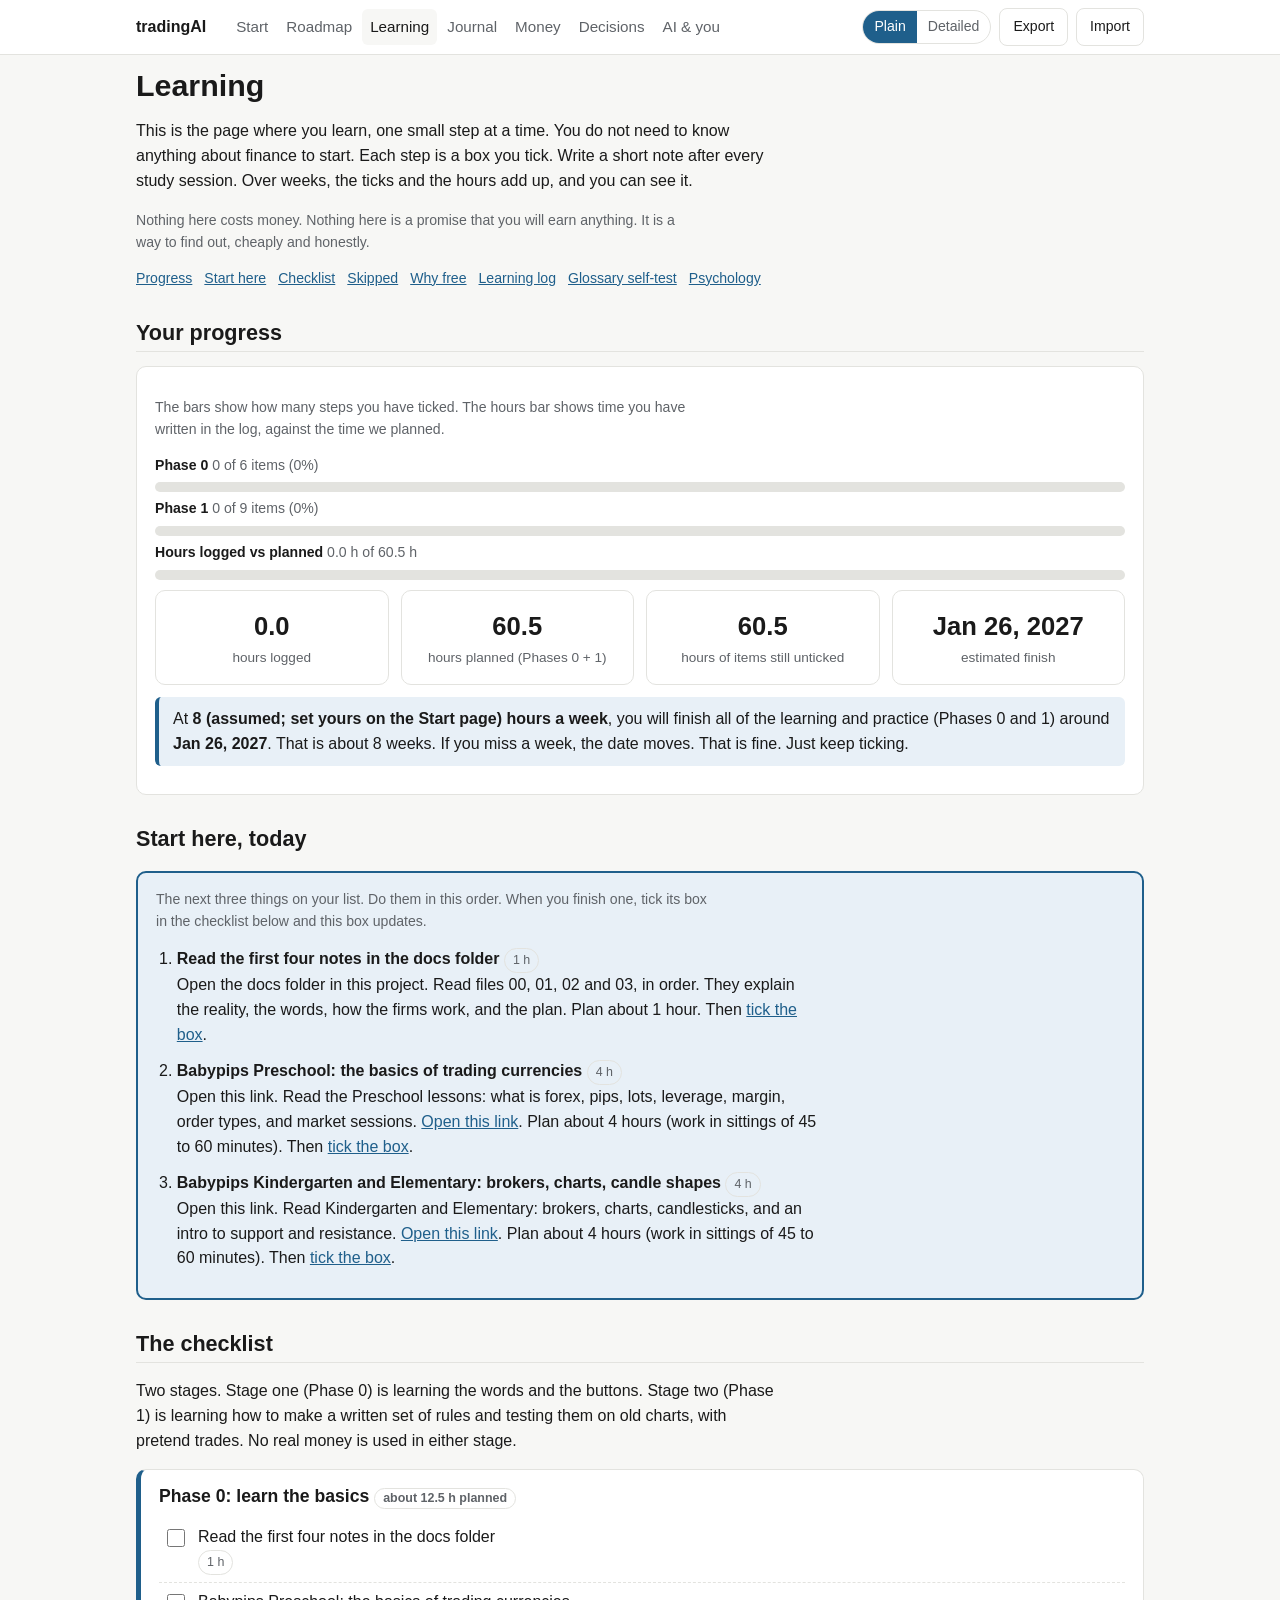
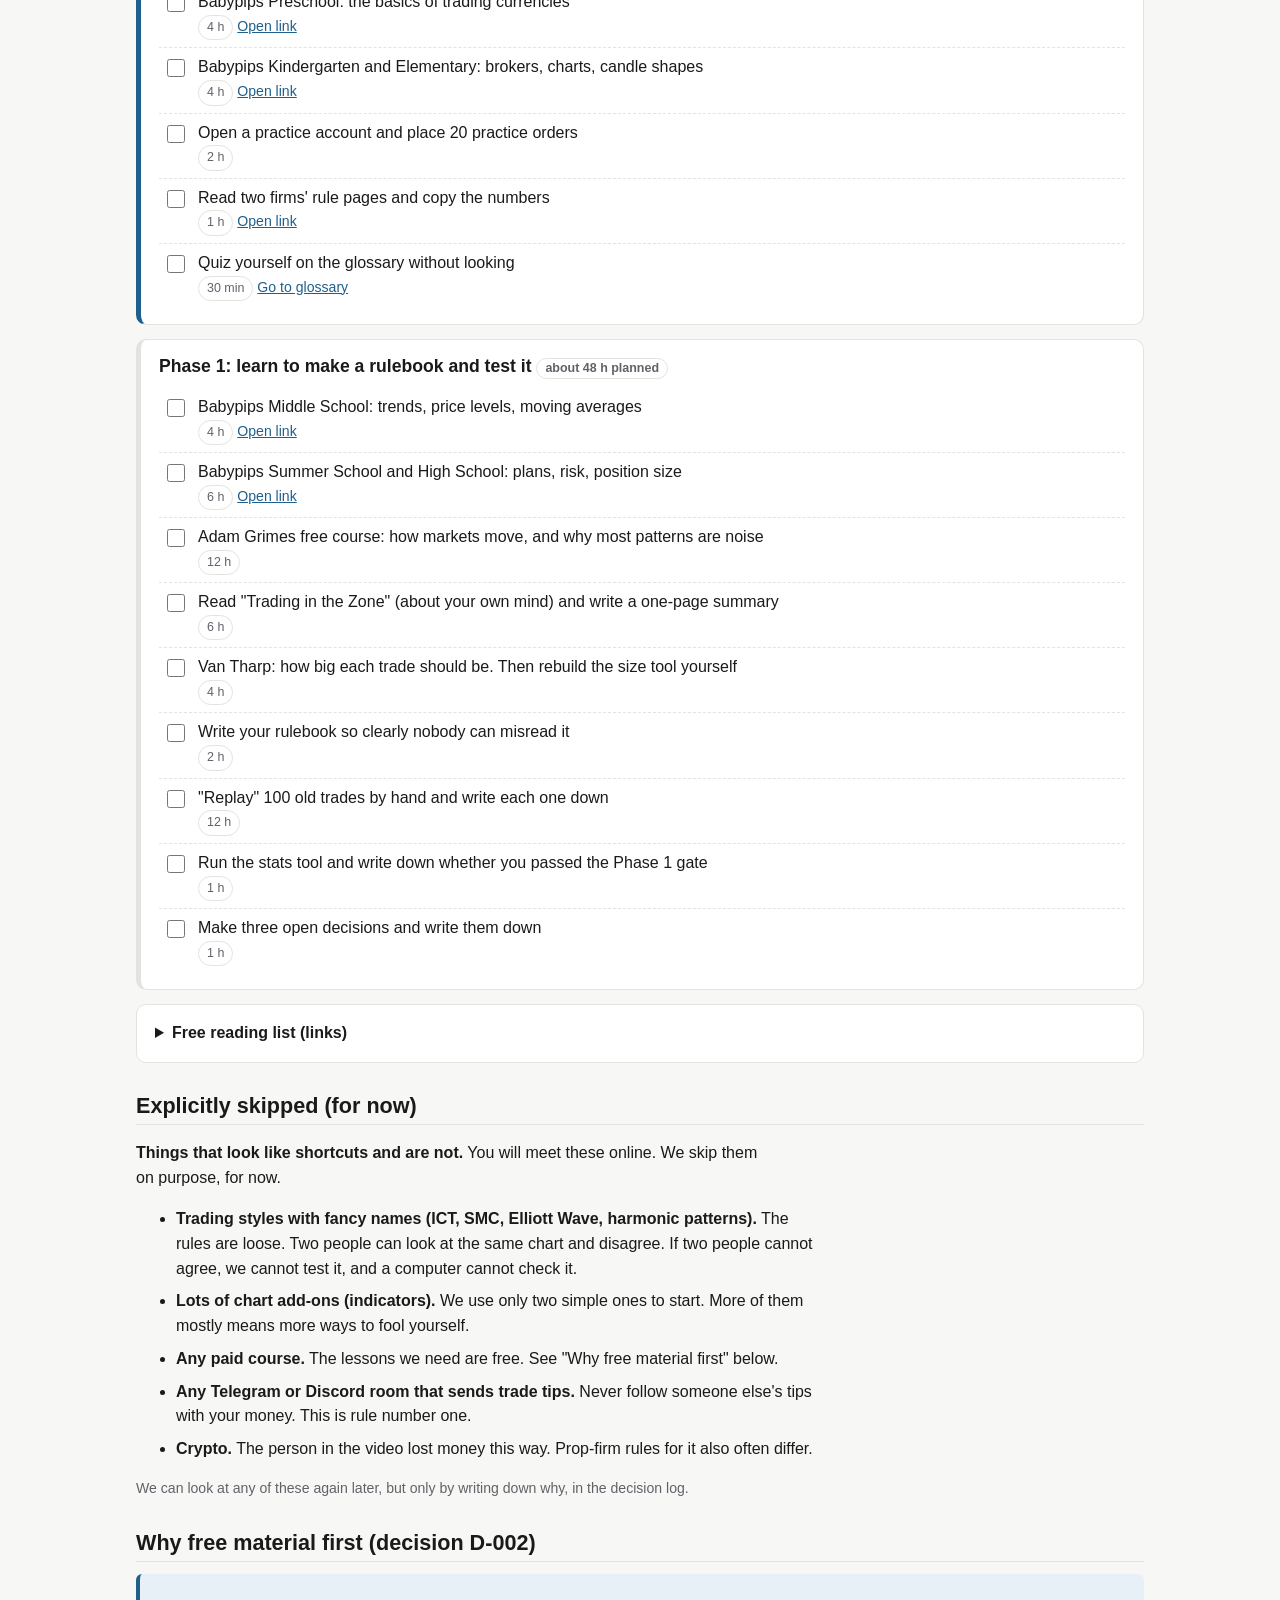
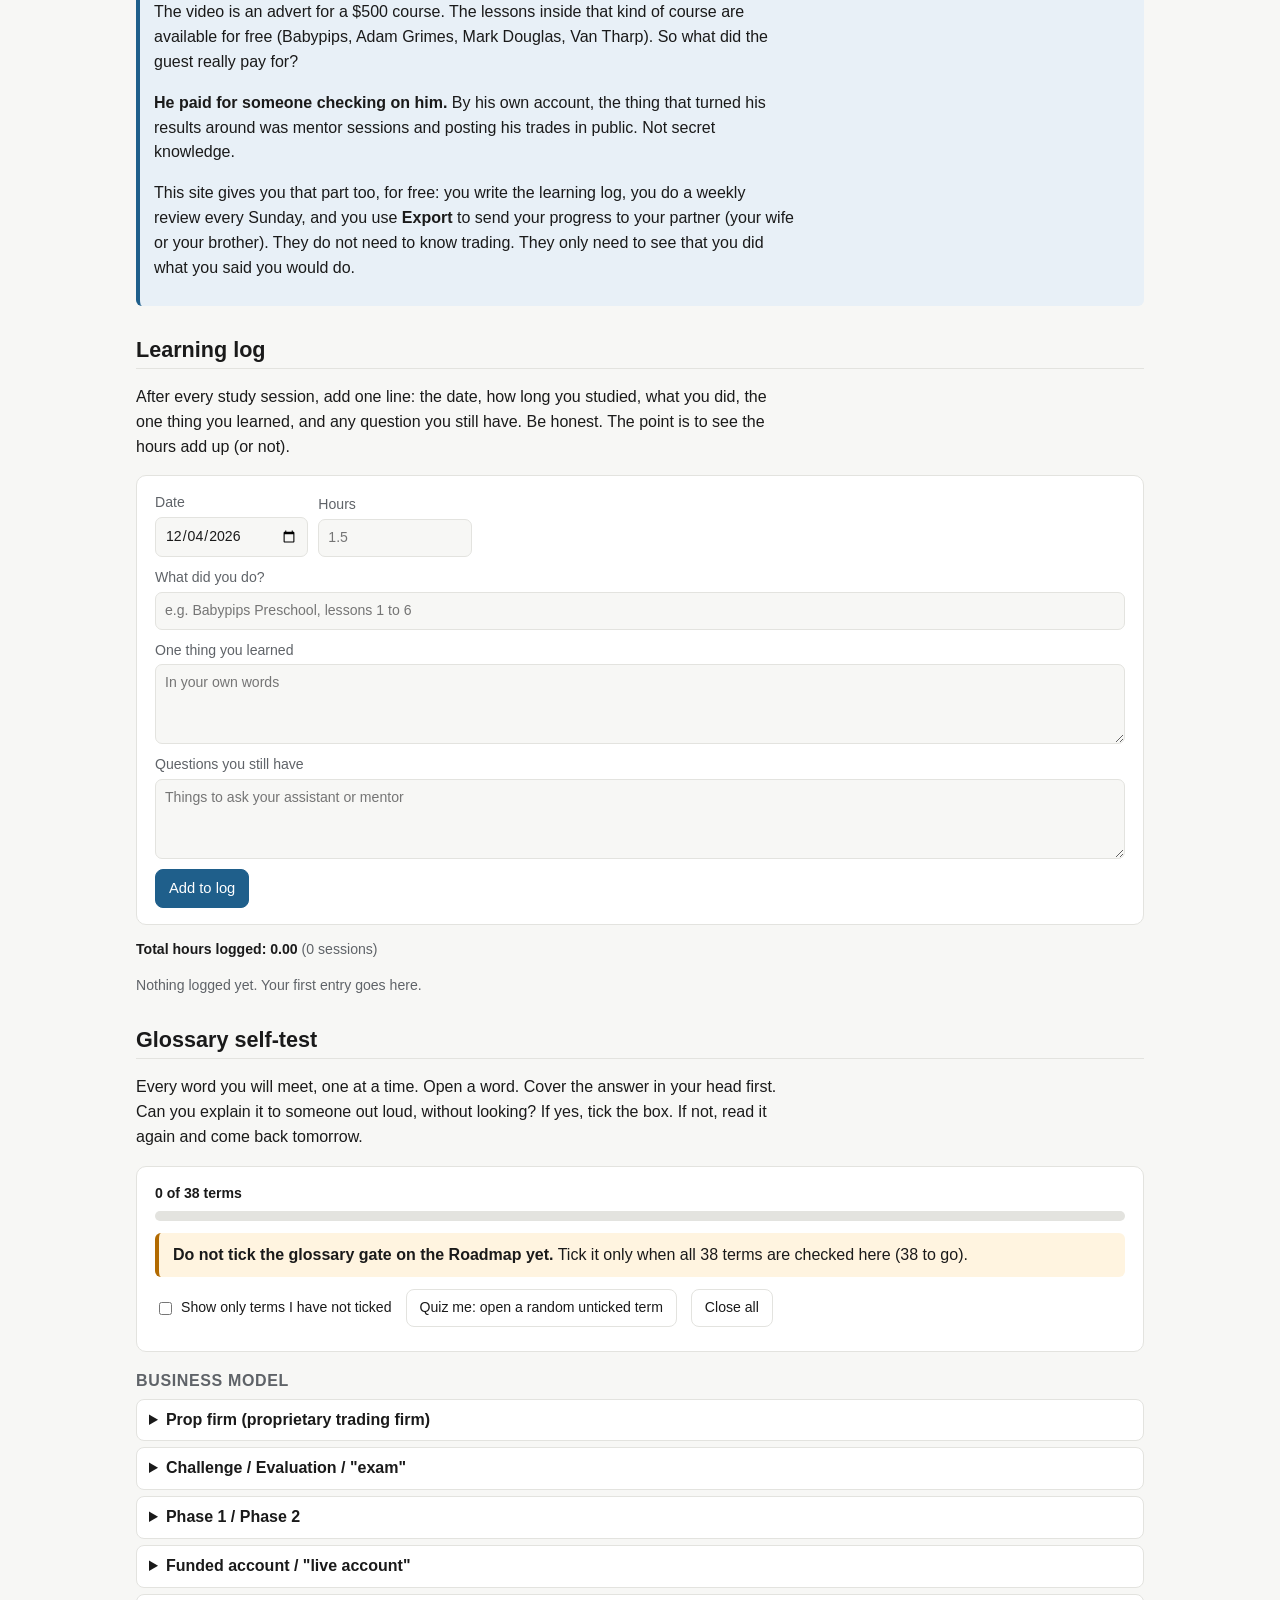
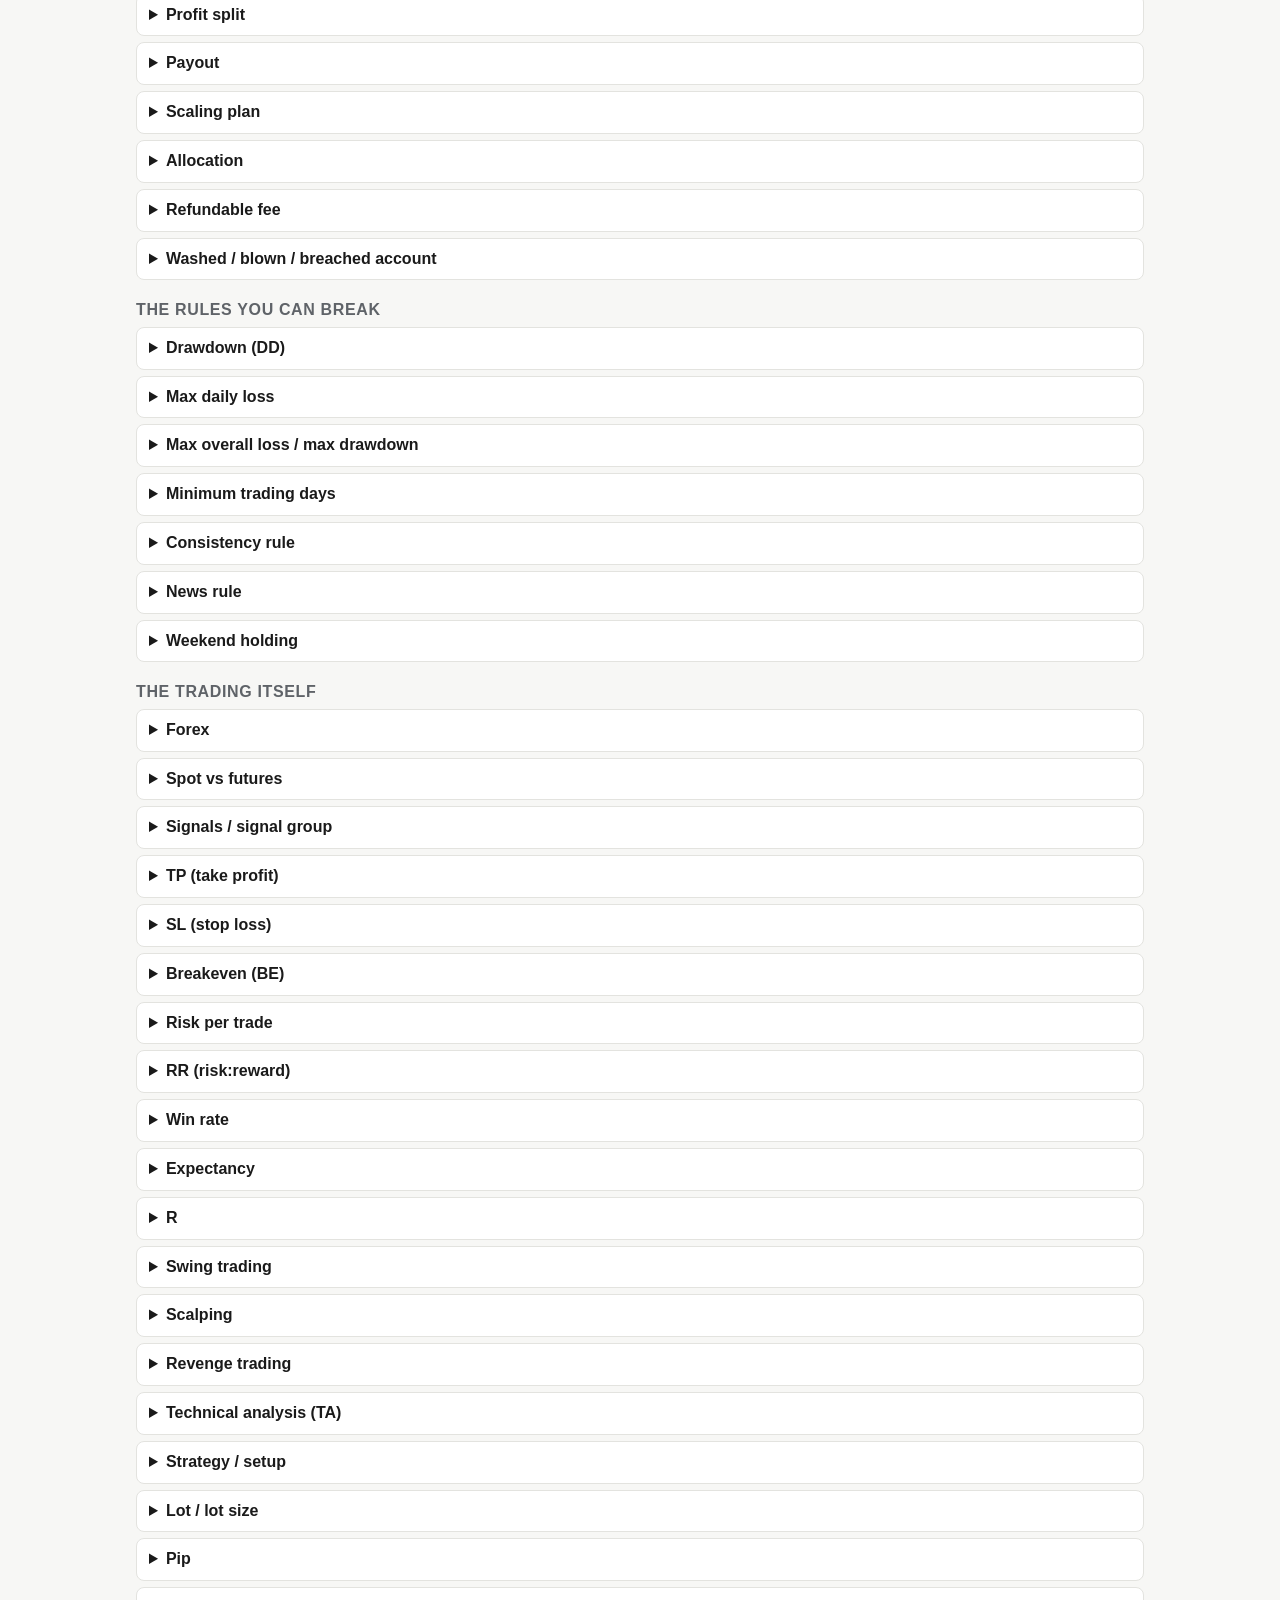
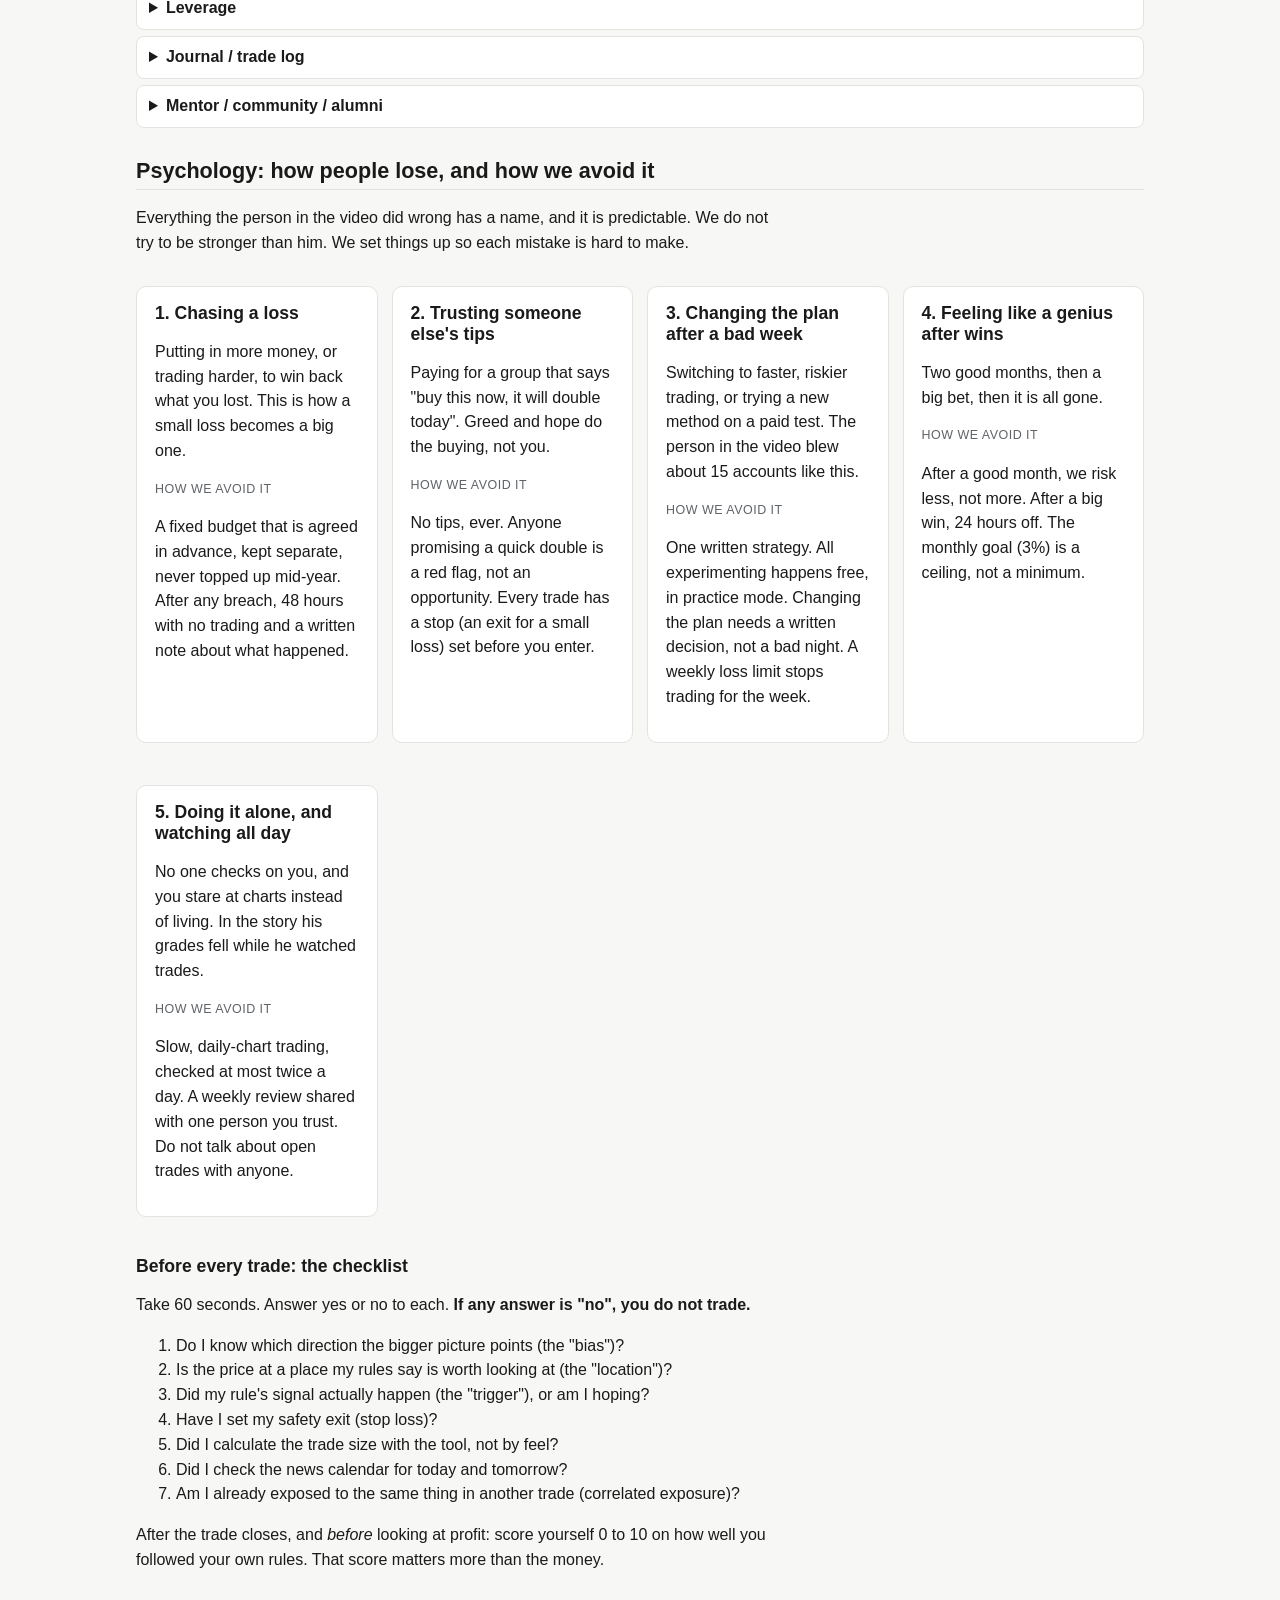
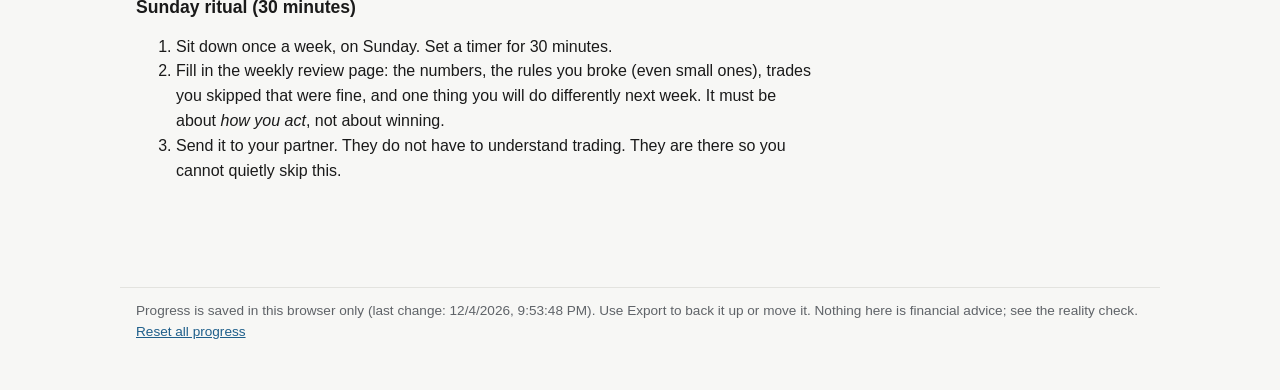
<file: site/learning.html>
<!doctype html>
<html lang="en" data-mode="plain">
<head>
<meta charset="utf-8">
<meta name="viewport" content="width=device-width, initial-scale=1">
<title>Learning - tradingAI</title>
<link rel="stylesheet" href="assets/style.css">
<script src="assets/app.js"></script>
<style>
  .wrap { overflow-wrap: break-word; }
  .toc { display: flex; flex-wrap: wrap; gap: 6px 12px; margin: 6px 0 0; padding: 0; list-style: none; }
  .toc li { max-width: none; }
  .start { border: 2px solid var(--accent); background: var(--info-bg); }
  .start h2 { border: 0; margin-top: 0; }
  .start ol { padding-left: 1.3em; margin: .4em 0; }
  .start li { margin-bottom: .7em; }
  .check .body { flex: 1; min-width: 0; }
  .check .body label { display: block; }
  .check.done .body .meta { text-decoration: none; }
  .stats { display: grid; gap: 12px; grid-template-columns: repeat(auto-fit, minmax(150px, 1fr)); margin: 10px 0; }
  .stats .card { margin: 0; }
  .term { border: 1px solid var(--line); border-radius: 8px; background: var(--panel); margin: 6px 0; padding: 8px 12px; }
  .term[open] { border-color: var(--accent); }
  .term.known summary::after { content: " \2713"; color: var(--ok); }
  .term .body { margin-top: 8px; }
  .term .body p { margin: .4em 0; }
  .term .tick { display: flex; gap: 8px; align-items: center; margin-top: 8px; padding-top: 8px; border-top: 1px dashed var(--line); }
  .term .tick input { width: 18px; height: 18px; }
  .group-h { margin-top: 1.2em; font-size: 1rem; color: var(--muted); text-transform: uppercase; letter-spacing: .04em; }
  .trap h3 { margin-top: 0; }
  .trap .lab { font-size: .78rem; text-transform: uppercase; letter-spacing: .04em; color: var(--muted); display: block; margin-top: .5em; }
  .toolbar { display: flex; flex-wrap: wrap; gap: 8px 14px; align-items: center; margin: 8px 0; }
  .toolbar label { display: inline-flex; gap: 6px; align-items: center; }
  .skip li { margin-bottom: .5em; }
  @media (max-width: 640px) {
    table.stack thead { display: none; }
    table.stack, table.stack tbody, table.stack tr, table.stack td { display: block; width: 100%; }
    table.stack tr { border: 1px solid var(--line); border-radius: 8px; margin: 8px 0; padding: 6px 10px; background: var(--panel); }
    table.stack td { border: 0; padding: 3px 0; }
    table.stack td[data-label]::before { content: attr(data-label); display: block; font-size: .72rem; text-transform: uppercase; letter-spacing: .04em; color: var(--muted); }
    table.stack td.right { text-align: left; }
  }
</style>
</head>
<body>
<main class="wrap">

<h1>Learning</h1>

<div class="plain">
  <p>This is the page where you learn, one small step at a time. You do not need to know anything about finance to start. Each step is a box you tick. Write a short note after every study session. Over weeks, the ticks and the hours add up, and you can see it.</p>
  <p class="meta">Nothing here costs money. Nothing here is a promise that you will earn anything. It is a way to find out, cheaply and honestly.</p>
</div>
<div class="detail">
  <p>Curriculum for Phase 0 (mechanics, about 12 h) and Phase 1 (strategy foundations, about 48 h), at $0 cost. Source of truth: <code>learning/CURRICULUM.md</code>, with alternatives in <code>research/tooling-and-learning.md</code> section 1. Tick boxes as you go and log each session. Progress is stored in this browser (<code>curriculum</code>, <code>learninglog</code>, <code>glossaryQuiz</code>); use Export to back it up or send it to your accountability partner.</p>
</div>
<ul class="toc small">
  <li><a href="#progress">Progress</a></li><li><a href="#start">Start here</a></li><li><a href="#curriculum">Checklist</a></li><li><a href="#skipped">Skipped</a></li><li><a href="#why-free">Why free</a></li><li><a href="#log">Learning log</a></li><li><a href="#glossary">Glossary self-test</a></li><li><a href="#psych">Psychology</a></li>
</ul>

<!-- ================= PROGRESS ================= -->
<h2 id="progress">Your progress</h2>
<div class="card">
  <div class="plain"><p id="p-plain-line" class="meta"></p></div>
  <div class="detail"><p id="p-detail-line" class="meta"></p></div>
  <div class="small"><strong>Phase 0</strong> <span id="p0-text" class="meta"></span></div>
  <div class="progress" id="p0-bar"><span></span></div>
  <div class="small"><strong>Phase 1</strong> <span id="p1-text" class="meta"></span></div>
  <div class="progress" id="p1-bar"><span></span></div>
  <div class="small"><strong>Hours logged vs planned</strong> <span id="h-text" class="meta"></span></div>
  <div class="progress" id="h-bar"><span></span></div>
  <div class="stats">
    <div class="card stat"><div class="num" id="s-logged">0</div><div class="lbl">hours logged</div></div>
    <div class="card stat"><div class="num" id="s-planned">0</div><div class="lbl">hours planned (Phases 0 + 1)</div></div>
    <div class="card stat"><div class="num" id="s-remaining">0</div><div class="lbl">hours of items still unticked</div></div>
    <div class="card stat"><div class="num" id="s-finish">-</div><div class="lbl">estimated finish</div></div>
  </div>
  <div class="callout" id="finish-note"></div>
</div>

<!-- ================= START HERE ================= -->
<h2 id="start" style="border:0;margin-bottom:0">Start here, today</h2>
<div class="card start">
  <p class="meta" style="margin-top:0">The next three things on your list. Do them in this order. When you finish one, tick its box in the checklist below and this box updates.</p>
  <ol id="start-list"></ol>
</div>

<!-- ================= CURRICULUM ================= -->
<h2 id="curriculum">The checklist</h2>
<div class="plain">
  <p>Two stages. Stage one (Phase 0) is learning the words and the buttons. Stage two (Phase 1) is learning how to make a written set of rules and testing them on old charts, with pretend trades. No real money is used in either stage.</p>
</div>
<div class="detail">
  <p>Phase 0 exit gate and Phase 1 exit gate are defined in <code>docs/03-roadmap.md</code>. Hour estimates are planning figures; log your real hours below and compare.</p>
</div>

<div class="card phase current" id="phase0">
  <h3 style="margin-top:0"><span class="plain">Phase 0: learn the basics</span><span class="detail">Phase 0: Mechanics</span> <span class="badge" id="p0-hours"></span></h3>
  <div id="p0-rows"></div>
</div>

<div class="card phase" id="phase1">
  <h3 style="margin-top:0"><span class="plain">Phase 1: learn to make a rulebook and test it</span><span class="detail">Phase 1: Strategy foundations</span> <span class="badge" id="p1-hours"></span></h3>
  <div id="p1-rows"></div>
</div>

<details class="card">
  <summary>Free reading list (links)</summary>
  <ul class="small">
    <li><a href="https://www.babypips.com/learn/forex/school-of-pipsology" target="_blank" rel="noopener">Babypips School of Pipsology</a></li>
    <li>Adam Grimes, The Art and Science of Trading (free course): search "MarketLife Adam Grimes course"</li>
    <li><a href="https://www.cmegroup.com/education" target="_blank" rel="noopener">CME Group Education</a> (futures mechanics, optional)</li>
    <li><a href="https://ftmo.com/en/trading-objectives/" target="_blank" rel="noopener">FTMO Trading Objectives</a></li>
    <li><a href="https://ftmo.com/en/forbidden-trading-practices/" target="_blank" rel="noopener">FTMO Forbidden practices</a></li>
    <li><a href="https://www.forexfactory.com/calendar" target="_blank" rel="noopener">Forex Factory calendar</a></li>
    <li><a href="https://github.com/theorycraft-trading/dukascopy" target="_blank" rel="noopener">Dukascopy historical data</a></li>
    <li><a href="https://payoutjunction.com/statistics" target="_blank" rel="noopener">Payout Junction</a> (independent payout stats)</li>
    <li><a href="https://propfirmmatch.com" target="_blank" rel="noopener">Prop Firm Match</a> (comparison, Pakistan filters)</li>
  </ul>
  <p class="small"><strong>Books, in order:</strong> 1. Mark Douglas, <em>Trading in the Zone</em>. 2. Van Tharp, <em>Trade Your Way to Financial Freedom</em>. 3. Brent Penfold, <em>The Universal Principles of Successful Trading</em>. 4. Tomasini and Jaekle, <em>Trading Systems</em> (only once you are coding backtests).</p>
</details>

<!-- ================= SKIPPED ================= -->
<h2 id="skipped">Explicitly skipped (for now)</h2>
<div class="plain">
  <p><strong>Things that look like shortcuts and are not.</strong> You will meet these online. We skip them on purpose, for now.</p>
  <ul class="skip">
    <li><strong>Trading styles with fancy names (ICT, SMC, Elliott Wave, harmonic patterns).</strong> The rules are loose. Two people can look at the same chart and disagree. If two people cannot agree, we cannot test it, and a computer cannot check it.</li>
    <li><strong>Lots of chart add-ons (indicators).</strong> We use only two simple ones to start. More of them mostly means more ways to fool yourself.</li>
    <li><strong>Any paid course.</strong> The lessons we need are free. See "Why free material first" below.</li>
    <li><strong>Any Telegram or Discord room that sends trade tips.</strong> Never follow someone else's tips with your money. This is rule number one.</li>
    <li><strong>Crypto.</strong> The person in the video lost money this way. Prop-firm rules for it also often differ.</li>
  </ul>
  <p class="meta">We can look at any of these again later, but only by writing down why, in the decision log.</p>
</div>
<div class="detail">
  <p>ICT/SMC content, Elliott Wave, harmonic patterns, indicators beyond EMA/ATR, any paid course, any Telegram/Discord signal room, crypto. Revisit only after D-005 (Strategy v1 frozen) and only through a decision record.</p>
  <table class="stack">
    <thead><tr><th>Skipped</th><th>Reason (from the repo)</th></tr></thead>
    <tbody>
      <tr><td data-label="Skipped">ICT/SMC, Elliott Wave, harmonics</td><td data-label="Reason">Strategy must be rule-based and unambiguous so it can be backtested, measured for adherence, taught, and checked by a script (docs/04, D-003). Subjective pattern systems fail that test.</td></tr>
      <tr><td data-label="Skipped">Indicators beyond EMA/ATR</td><td data-label="Reason">D-003: no indicators beyond EMA/ATR in v1; limits strategy-hopping and curve-fitting.</td></tr>
      <tr><td data-label="Skipped">Any paid course</td><td data-label="Reason">D-002: the content exists free; reconsider after Phase 1 only via a decision naming what the free material failed to provide.</td></tr>
      <tr><td data-label="Skipped">Signal rooms (Telegram/Discord)</td><td data-label="Reason">Reality check non-negotiable 1: no signal groups, no paid "gems", no copying, ever.</td></tr>
      <tr><td data-label="Skipped">Crypto</td><td data-label="Reason">The guest's early crypto signals and "gems" lost about $2,000; docs/04 keeps crypto off the prop account because the rules often differ.</td></tr>
    </tbody>
  </table>
</div>

<!-- ================= WHY FREE ================= -->
<h2 id="why-free">Why free material first (decision D-002)</h2>
<div class="plain">
  <div class="callout">
    <p>The video is an advert for a $500 course. The lessons inside that kind of course are available for free (Babypips, Adam Grimes, Mark Douglas, Van Tharp). So what did the guest really pay for?</p>
    <p><strong>He paid for someone checking on him.</strong> By his own account, the thing that turned his results around was mentor sessions and posting his trades in public. Not secret knowledge.</p>
    <p>This site gives you that part too, for free: you write the learning log, you do a weekly review every Sunday, and you use <strong>Export</strong> to send your progress to your partner (your wife or your brother). They do not need to know trading. They only need to see that you did what you said you would do.</p>
  </div>
</div>
<div class="detail">
  <p><strong>D-002 (Proposed):</strong> Phase 0-1 use only free material. The video is an advertisement for a $500 course; the guest credits the community and mentor sessions, not the content, for his turnaround; equivalent content is free. A paid course can be reconsidered after Phase 1 through a new decision that names what the free material failed to provide.</p>
  <p><strong>Consequence:</strong> saves $500 and forces us to build our own accountability: the learning log, the Sunday weekly review shared with a partner, and the JSON export (top bar) that the partner can read or import.</p>
</div>

<!-- ================= LEARNING LOG ================= -->
<h2 id="log">Learning log</h2>
<div class="plain"><p>After every study session, add one line: the date, how long you studied, what you did, the one thing you learned, and any question you still have. Be honest. The point is to see the hours add up (or not).</p></div>
<div class="detail"><p>One entry per session, stored under <code>learninglog</code> as <code>{id, date, hours, what, takeaway, questions}</code>. Hours here feed the progress bar at the top. The repo copy is <code>learning/LEARNING-LOG.md</code>; this page is the working version.</p></div>

<div class="card">
  <form id="log-form" class="inline" autocomplete="off">
    <label class="f">Date<input type="date" id="lg-date" required></label>
    <label class="f">Hours<input type="number" id="lg-hours" min="0.25" max="24" step="0.25" placeholder="1.5" required></label>
    <label class="f" style="grid-column: 1 / -1">What did you do?<input type="text" id="lg-what" maxlength="300" placeholder="e.g. Babypips Preschool, lessons 1 to 6" required></label>
    <label class="f" style="grid-column: 1 / -1">One thing you learned<textarea id="lg-take" maxlength="1000" placeholder="In your own words"></textarea></label>
    <label class="f" style="grid-column: 1 / -1">Questions you still have<textarea id="lg-q" maxlength="1000" placeholder="Things to ask your assistant or mentor"></textarea></label>
    <div><button class="btn primary" type="submit">Add to log</button></div>
  </form>
</div>
<p class="small"><strong>Total hours logged: <span id="log-total">0</span></strong> <span class="meta">(<span id="log-count">0</span> sessions)</span></p>
<table class="stack" id="log-table">
  <thead><tr><th>Date</th><th>Hours</th><th>What</th><th>Key takeaway</th><th>Questions</th><th></th></tr></thead>
  <tbody id="log-body"></tbody>
</table>
<p class="meta" id="log-empty">Nothing logged yet. Your first entry goes here.</p>

<!-- ================= GLOSSARY ================= -->
<h2 id="glossary">Glossary self-test</h2>
<div class="plain">
  <p>Every word you will meet, one at a time. Open a word. Cover the answer in your head first. Can you explain it to someone out loud, without looking? If yes, tick the box. If not, read it again and come back tomorrow.</p>
</div>
<div class="detail">
  <p>All terms from <code>docs/01-glossary.md</code>. Ticking "I can explain this without looking" stores <code>glossaryQuiz[termId] = true</code>. This is the first Phase 0 exit gate: "Can explain, from memory, every term in docs/01".</p>
</div>
<div class="card">
  <div class="small"><strong id="g-count">0 of 0 terms</strong></div>
  <div class="progress" id="g-bar"><span></span></div>
  <div class="callout warn" id="g-gate"></div>
  <div class="toolbar">
    <label class="small"><input type="checkbox" id="g-filter"> Show only terms I have not ticked</label>
    <button class="btn small" id="g-random" type="button">Quiz me: open a random unticked term</button>
    <button class="btn small" id="g-collapse" type="button">Close all</button>
  </div>
</div>
<div id="g-list"></div>

<!-- ================= PSYCHOLOGY ================= -->
<h2 id="psych">Psychology: how people lose, and how we avoid it</h2>

<div class="plain">
  <p>Everything the person in the video did wrong has a name, and it is predictable. We do not try to be stronger than him. We set things up so each mistake is hard to make.</p>
  <div class="grid">
    <div class="card trap">
      <h3>1. Chasing a loss</h3>
      <p>Putting in more money, or trading harder, to win back what you lost. This is how a small loss becomes a big one.</p>
      <span class="lab">How we avoid it</span>
      <p>A fixed budget that is agreed in advance, kept separate, never topped up mid-year. After any breach, 48 hours with no trading and a written note about what happened.</p>
    </div>
    <div class="card trap">
      <h3>2. Trusting someone else's tips</h3>
      <p>Paying for a group that says "buy this now, it will double today". Greed and hope do the buying, not you.</p>
      <span class="lab">How we avoid it</span>
      <p>No tips, ever. Anyone promising a quick double is a red flag, not an opportunity. Every trade has a stop (an exit for a small loss) set before you enter.</p>
    </div>
    <div class="card trap">
      <h3>3. Changing the plan after a bad week</h3>
      <p>Switching to faster, riskier trading, or trying a new method on a paid test. The person in the video blew about 15 accounts like this.</p>
      <span class="lab">How we avoid it</span>
      <p>One written strategy. All experimenting happens free, in practice mode. Changing the plan needs a written decision, not a bad night. A weekly loss limit stops trading for the week.</p>
    </div>
    <div class="card trap">
      <h3>4. Feeling like a genius after wins</h3>
      <p>Two good months, then a big bet, then it is all gone.</p>
      <span class="lab">How we avoid it</span>
      <p>After a good month, we risk less, not more. After a big win, 24 hours off. The monthly goal (3%) is a ceiling, not a minimum.</p>
    </div>
    <div class="card trap">
      <h3>5. Doing it alone, and watching all day</h3>
      <p>No one checks on you, and you stare at charts instead of living. In the story his grades fell while he watched trades.</p>
      <span class="lab">How we avoid it</span>
      <p>Slow, daily-chart trading, checked at most twice a day. A weekly review shared with one person you trust. Do not talk about open trades with anyone.</p>
    </div>
  </div>
</div>

<div class="detail">
  <p>From <code>docs/06-psychology.md</code>. The aim is to make each failure structurally hard to commit.</p>
  <table class="stack">
    <thead><tr><th>What happened in the video</th><th>Name</th><th>Countermeasure in this repo</th></tr></thead>
    <tbody>
      <tr><td data-label="What happened">Put PKR 5k in, "nothing happening", put 20k more, then 5k + friend's 5k</td><td data-label="Name"><strong>Escalation of commitment / sunk cost</strong></td><td data-label="Countermeasure">Fixed loss budget (D-004), separate envelope, no mid-year top-ups</td></tr>
      <tr><td data-label="What happened">Joined a paid signal group, then "hidden gems" promising 2-3x a day</td><td data-label="Name"><strong>Outsourcing judgement; greed</strong></td><td data-label="Countermeasure">Rule 1 in reality check: no signals, ever. Any "gem" = instant red flag</td></tr>
      <tr><td data-label="What happened">Kept buying every dip of delisted coins "waiting for the pullback"</td><td data-label="Name"><strong>Hope as a strategy; no stop</strong></td><td data-label="Countermeasure">SL set at entry, never widened; rule guard flags trades without SL</td></tr>
      <tr><td data-label="What happened">CGPA 3.8 to 3.55 while watching trades</td><td data-label="Name"><strong>Over-monitoring</strong></td><td data-label="Countermeasure">Swing timeframes; no charts during work hours; check twice a day max</td></tr>
      <tr><td data-label="What happened">First challenge: told cousin "it'll pass tonight", woke to SL hits, "emotions got disturbed"</td><td data-label="Name"><strong>Outcome attachment; counting money before it's made</strong></td><td data-label="Countermeasure">Journal in R not $. Don't discuss open trades with anyone. Weekly review only</td></tr>
      <tr><td data-label="What happened">Next Monday: "this week I'll pass both phases", switched to scalping</td><td data-label="Name"><strong>Revenge trading; moving the goalposts</strong></td><td data-label="Countermeasure">Weekly loss cap halts trading; monthly target is 3% and is a <em>ceiling</em>; strategy frozen by decision record, so changing it takes a written ADR, not a bad night</td></tr>
      <tr><td data-label="What happened">15 accounts in 6 months testing new strategies on real challenges</td><td data-label="Name"><strong>Strategy hopping; testing with money</strong></td><td data-label="Countermeasure">All testing happens in Phase 1-2 for free. Paid challenges run the frozen strategy only. Max 2 paid attempts per budget</td></tr>
      <tr><td data-label="What happened">"3% a month? Who can be that patient?"</td><td data-label="Name"><strong>Impatience; disbelief that simple works</strong></td><td data-label="Countermeasure">Gates are numeric. "Is this too slow?" is answered by the math in docs/03, not by feel</td></tr>
      <tr><td data-label="What happened">Two 2-month streaks with no SL, "I'm the king of the market", big shot, gone</td><td data-label="Name"><strong>Overconfidence after wins</strong></td><td data-label="Countermeasure">Monthly target reached, then risk <em>drops</em> to 0.5%. The best month is followed by the most conservative month</td></tr>
      <tr><td data-label="What happened">Only recovered because of mentor sessions and public accountability</td><td data-label="Name"><strong>Isolation</strong></td><td data-label="Countermeasure">Weekly review shared with one accountability person (spouse/brother). Later: the community we build</td></tr>
    </tbody>
  </table>
</div>

<h3>Before every trade: the checklist</h3>
<div class="plain">
  <p>Take 60 seconds. Answer yes or no to each. <strong>If any answer is "no", you do not trade.</strong></p>
  <ol>
    <li>Do I know which direction the bigger picture points (the "bias")?</li>
    <li>Is the price at a place my rules say is worth looking at (the "location")?</li>
    <li>Did my rule's signal actually happen (the "trigger"), or am I hoping?</li>
    <li>Have I set my safety exit (stop loss)?</li>
    <li>Did I calculate the trade size with the tool, not by feel?</li>
    <li>Did I check the news calendar for today and tomorrow?</li>
    <li>Am I already exposed to the same thing in another trade (correlated exposure)?</li>
  </ol>
  <p>After the trade closes, and <em>before</em> looking at profit: score yourself 0 to 10 on how well you followed your own rules. That score matters more than the money.</p>
</div>
<div class="detail">
  <p>Pre-trade checklist (journal row): <strong>bias? location? trigger? SL set? size computed? news checked? correlated exposure?</strong> Any "no" means no trade. Post-trade, before viewing P&amp;L: rate rule adherence 0-10; adherence is the KPI (gate: at least 95% by Phase 2 exit).</p>
  <p><strong>After any breach (simulated or real):</strong> 48 hours of no trading and a post-mortem (<code>journal/POST-MORTEMS.md</code>). <strong>After any big win:</strong> 24 hours off and re-read the overconfidence row.</p>
</div>

<h3>Sunday ritual (30 minutes)</h3>
<div class="plain">
  <ol>
    <li>Sit down once a week, on Sunday. Set a timer for 30 minutes.</li>
    <li>Fill in the weekly review page: the numbers, the rules you broke (even small ones), trades you skipped that were fine, and one thing you will do differently next week. It must be about <em>how you act</em>, not about winning.</li>
    <li>Send it to your partner. They do not have to understand trading. They are there so you cannot quietly skip this.</li>
  </ol>
</div>
<div class="detail">
  <p>Sunday review, 30 minutes: fill <code>journal/WEEKLY-REVIEW-TEMPLATE.md</code> (numbers for 7d/30d/phase, rules broken, rule-compliant trades skipped, one process change, emotional state, gate status, decisions proposed). Send to your accountability person and update <code>tracking/PROGRESS.md</code>. You can also give the AI the week's journal rows to draft it (see the AI &amp; you page).</p>
  <p class="meta">The whole system in one sentence: stop trying to be clever; do the boring thing the experienced person said, every time, and write it down.</p>
</div>

</main>

<script>
TA.init({page:'learning.html'});

/* ---------- data ---------- */
var BP = 'https://www.babypips.com/learn/forex/school-of-pipsology';
var ITEMS = [
 {id:'p0-read-repo', ph:0, h:1, url:'',
  plain:'Read the first four notes in the docs folder', detail:'Read this repo: docs/00 to 03',
  doOne:'Open the docs folder in this project. Read files 00, 01, 02 and 03, in order. They explain the reality, the words, how the firms work, and the plan.'},
 {id:'p0-babypips-preschool', ph:0, h:4, url:BP,
  plain:'Babypips Preschool: the basics of trading currencies', detail:'Babypips Preschool: what is forex, pips, lots, leverage, margin, order types, sessions',
  doOne:'Open this link. Read the Preschool lessons: what is forex, pips, lots, leverage, margin, order types, and market sessions.'},
 {id:'p0-babypips-kinder-elem', ph:0, h:4, url:BP,
  plain:'Babypips Kindergarten and Elementary: brokers, charts, candle shapes', detail:'Babypips Kindergarten + Elementary: brokers, charts, candlesticks basics, support/resistance intro',
  doOne:'Open this link. Read Kindergarten and Elementary: brokers, charts, candlesticks, and an intro to support and resistance.'},
 {id:'p0-mt5-demo', ph:0, h:2, url:'',
  plain:'Open a practice account and place 20 practice orders', detail:'Open MT5 demo + TradingView free; place 20 practice orders of every type; take a screenshot of each order ticket',
  doOne:'Open a free MT5 demo account and a free TradingView account. Place 20 practice orders, one of every type. Take a screenshot of each order ticket. No real money is involved.'},
 {id:'p0-firm-rules', ph:0, h:1, url:'https://ftmo.com/en/trading-objectives/',
  plain:'Read two firms\' rule pages and copy the numbers', detail:'Read FTMO Trading Objectives page and FundedNext rules page end to end; fill tools/challenge_rules.json',
  doOne:'Open this link and read the FTMO Trading Objectives page to the end. Then do the same for the FundedNext rules page. Type the numbers into tools/challenge_rules.json.'},
 {id:'p0-glossary-quiz', ph:0, h:0.5, url:'#glossary',
  plain:'Quiz yourself on the glossary without looking', detail:'Quiz yourself on docs/01 glossary without looking',
  doOne:'Scroll to the Glossary self-test on this page. Tick a term only when you can explain it without looking.'},

 {id:'p1-babypips-middle', ph:1, h:4, url:BP,
  plain:'Babypips Middle School: trends, price levels, moving averages', detail:'Babypips Middle School: trends, S/R, Fibonacci (skim), moving averages, ATR',
  doOne:'Open this link. Read Middle School: trends, support and resistance, moving averages and ATR. Only skim the Fibonacci lessons.'},
 {id:'p1-babypips-summer-high', ph:1, h:6, url:BP,
  plain:'Babypips Summer School and High School: plans, risk, position size', detail:'Babypips Summer School + High School: multiple timeframes, trading plan, risk management, position sizing, expectancy',
  doOne:'Open this link. Read Summer School and High School: multiple timeframes, a trading plan, risk management, position sizing, and expectancy.'},
 {id:'p1-grimes', ph:1, h:12, url:'',
  plain:'Adam Grimes free course: how markets move, and why most patterns are noise', detail:'Adam Grimes, The Art and Science of Trading free course: market structure, pullbacks, "why most patterns are noise" (verify availability at marketlife)',
  doOne:'Search the web for "MarketLife Adam Grimes course". Work through the modules on market structure, pullbacks, and why most patterns are noise. If it is no longer free, tell your assistant before swapping it for anything else.'},
 {id:'p1-douglas', ph:1, h:6, url:'',
  plain:'Read "Trading in the Zone" (about your own mind) and write a one-page summary', detail:'Mark Douglas, Trading in the Zone: all. Write a one-page summary in learning/notes/douglas.md',
  doOne:'Buy or borrow "Trading in the Zone" by Mark Douglas. Read all of it. Then write a one-page summary in learning/notes/douglas.md.'},
 {id:'p1-tharp', ph:1, h:4, url:'',
  plain:'Van Tharp: how big each trade should be. Then rebuild the size tool yourself', detail:'Van Tharp: position sizing, R-multiple and expectancy chapters. Rebuild tools/position_size.py from the formulas without looking at the existing one',
  doOne:'Read the chapters on position sizing, R-multiples and expectancy in Van Tharp\'s book. Then rebuild tools/position_size.py from the formulas, without looking at the existing one.'},
 {id:'p1-strategy-rules', ph:1, h:2, url:'',
  plain:'Write your rulebook so clearly nobody can misread it', detail:'Write Strategy v1 rules in docs/04 unambiguously; have your accountability partner mark 10 charts from the rules; count disagreements',
  doOne:'Write the Strategy v1 rules in docs/04 so clearly that nobody could misread them. Give your partner 10 charts and your rules. Ask them to mark where the rules say to trade. Count the disagreements.'},
 {id:'p1-hand-backtest', ph:1, h:12, url:'',
  plain:'"Replay" 100 old trades by hand and write each one down', detail:'100-trade hand backtest on TradingView/FX Replay across 4 markets and 2 distinct years; log every trade in journal/BACKTEST-LOG.csv',
  doOne:'Use TradingView replay or FX Replay. Step through old charts and take 100 pretend trades by your rules, across 4 markets and 2 different years. Log every trade in journal/BACKTEST-LOG.csv.'},
 {id:'p1-gate-review', ph:1, h:1, url:'',
  plain:'Run the stats tool and write down whether you passed the Phase 1 gate', detail:'Run tools/journal_stats.py; write the Phase 1 gate review in tracking/PROGRESS.md',
  doOne:'Run tools/journal_stats.py on your backtest log. Write the Phase 1 gate review in tracking/PROGRESS.md.'},
 {id:'p1-decide-od', ph:1, h:1, url:'',
  plain:'Make three open decisions and write them down', detail:'Decide OD-2, OD-3, OD-4; log D-005',
  doOne:'Decide OD-2, OD-3 and OD-4 from the open decisions list. Then log D-005.'}
];

var TERMS = [
 ['Business model', [
  ['g-prop-firm','Prop firm (proprietary trading firm)',
   'A company that sells you a paid practice test. If you pass, it lets you trade a bigger pretend account and pays you real money from your pretend profits.',
   'In the retail sense: a company that sells paid evaluations ("challenges") and lets those who pass trade a larger simulated account, paying them a share of simulated profits in real money. Different from institutional prop firms, which hire salaried traders.'],
  ['g-challenge','Challenge / Evaluation / "exam"',
   'The paid test. You pay a fee for one attempt. It is not a certificate or a course. If you fail, the fee is gone.',
   'The paid test. You pay a one-off fee (e.g. $150-$600) and get a demo account of a nominal size (e.g. $25,000, $100,000). The friend\'s "$200 certification" is this. It certifies nothing; it is a fee for an attempt.'],
  ['g-phase12','Phase 1 / Phase 2',
   'Most tests have two rounds. Round 1: grow the pretend account by roughly 8 to 10%. Round 2: grow it by roughly 5% more. In both rounds you must not lose too much.',
   'Most firms use a two-step test. Phase 1: make e.g. 8-10% profit. Phase 2: make e.g. 5%. Both phases must respect the loss limits. One-step challenges also exist (one target, tighter drawdown).'],
  ['g-funded','Funded account / "live account"',
   'What you get after passing. In most cases it is still pretend money, but the payouts you receive are real.',
   'What you get after passing. At most firms since 2024 it is still a simulated account; the firm pays you from its own revenue (mostly other people\'s challenge fees). The "$10,000 real account" in the friend\'s story is almost certainly this.'],
  ['g-split','Profit split',
   'Your share of the pretend profit, paid to you as real cash. Usually 80 out of every 100 made.',
   'Your share of simulated profits paid in cash, typically 80%, sometimes 90% after scaling. "$1,000 made, $800 to you."'],
  ['g-payout','Payout',
   'The real money transfer from the firm to you.',
   'The cash transfer. The guest shows payouts of $670, $2,462, $3,379, $2,784 across Jan-Mar 2026 on ~$200k accounts, i.e. roughly 1-1.5% a month each.'],
  ['g-scaling','Scaling plan',
   'If you keep doing well, the firm gives you a bigger pretend account over time.',
   'Firms increase the nominal account size (e.g. +25% every 3-4 profitable months) up to a cap, commonly $2M-$4M across accounts.'],
  ['g-allocation','Allocation',
   'How much pretend money you are allowed to trade.',
   'The nominal capital you are allowed to trade. "Max allocation" = the firm\'s cap.'],
  ['g-refundable','Refundable fee',
   'Many firms give your test fee back with your first payout.',
   'Many firms refund the challenge fee with your first payout.'],
  ['g-blown','Washed / blown / breached account',
   'You broke a rule, so the account was closed and you lost the fee.',
   'Broke a rule (usually max loss), so the account is closed and the fee is lost. The guest "washed 15 accounts" in six months.']
 ]],
 ['The rules you can break', [
  ['g-drawdown','Drawdown (DD)',
   'How far your account has dropped from a high point. Like measuring how far you have walked downhill from the top.',
   'How far your equity has fallen from a reference point.'],
  ['g-daily-loss','Max daily loss',
   'The most you may lose in one day, usually 4 to 5%. Cross it and the account is closed, even if tomorrow would have been a win.',
   'Usually 4-5% of starting balance in one day (some firms measure from previous day\'s balance or equity, whichever is higher, which catches people). Breach = account closed.'],
  ['g-max-loss','Max overall loss / max drawdown',
   'The most you may lose in total, usually 8 to 10%. Some firms measure from your highest point, which is much stricter.',
   'Usually 8-10% from the starting balance (static) or from the highest balance reached (trailing, much harsher). Breach = account closed.'],
  ['g-min-days','Minimum trading days',
   'You must trade on at least a few separate days (like 4 or 5) before you can pass. No winning it all in one day.',
   'E.g. must trade on at least 4-5 separate days before passing.'],
  ['g-consistency','Consistency rule',
   'A rule that stops one lucky day from making most of your profit.',
   'Some firms require no single day to be more than e.g. 30-40% of total profit. Stops one lucky trade passing you.'],
  ['g-news','News rule',
   'Some firms do not let you open or close trades right around big news announcements.',
   'Some firms forbid opening/closing trades within +/-2 minutes (or more) of high-impact news. The guest\'s first breakeven came from an overnight AUD/NZD news move.'],
  ['g-weekend','Weekend holding',
   'Some tests ban keeping a trade open over the weekend.',
   'Some challenge types forbid holding positions over the weekend. Matters for swing trading.']
 ]],
 ['The trading itself', [
  ['g-forex','Forex',
   'Trading one currency against another, for example the euro against the dollar.',
   'Currency pairs (EUR/USD, GBP/JPY, AUD/NZD). The guest trades these plus likely gold (XAU/USD) and indices.'],
  ['g-spot-futures','Spot vs futures',
   'Spot means buying the thing itself. Futures means a borrowed-money bet on its price. The second can wipe you out faster.',
   'Spot = buy the asset. Futures/perpetuals = leveraged bets. He started with spot crypto, lost on "hidden gems" (tiny tokens on decentralised exchanges that went to zero / were delisted).'],
  ['g-signals','Signals / signal group',
   'Someone else telling you what to buy. We never trade someone else\'s tips with our money.',
   'Someone else tells you what to buy. He paid for a Facebook/Telegram premium group and lost everything. Universal lesson: never trade someone else\'s signals with your money.'],
  ['g-tp','TP (take profit)',
   'The price where a trade closes with a win. A target you set in advance.',
   'The price at which a trade is closed in profit. "TP hit" = win. "TP1/TP2" = partial targets.'],
  ['g-sl','SL (stop loss)',
   'The price where a trade closes with a small, planned loss. Like an insurance excess: a cost you accept so a disaster cannot happen.',
   'The price at which a trade is closed at a loss. "SL hit" = a controlled, planned loss. Not a disaster, a cost of doing business.'],
  ['g-be','Breakeven (BE)',
   'Moving the safety exit to where you entered, so the trade cannot lose. It sounds safe; in the story it left two trades flat instead of passing.',
   'Moving the SL to the entry price so the trade can no longer lose. His first challenge went to BE on two trades instead of passing.'],
  ['g-risk-per-trade','Risk per trade',
   'How much of the account you lose if the safety exit is hit. Kept small, like 0.5 to 1%, so one bad trade does not hurt.',
   'How much of the account one SL costs. He started at 2% (too much for prop rules), later 0.5-1%.'],
  ['g-rr','RR (risk:reward)',
   'How much you win compared with how much you risk. 1:3 means risk 1 to win 3.',
   'Ratio of what you make if TP hits to what you lose if SL hits. At 1:3 RR you can win 3 of 10 trades and still profit.'],
  ['g-winrate','Win rate',
   'The share of trades that win. On its own it tells you almost nothing.',
   'Percent of trades that are wins. Meaningless without RR.'],
  ['g-expectancy','Expectancy',
   'What you make on average per trade, counting wins and losses together. Like a shop\'s average profit per customer.',
   'Average $ or R you make per trade: (win% x avg win) - (loss% x avg loss). The only number that matters long term.'],
  ['g-r','R',
   'One unit of risk. If you risked 100 and made 250, that is +2.5R. We count in R so the amount of money does not confuse us.',
   'One unit of risk. A trade risking $100 that makes $250 is "+2.5R". We journal in R, not dollars.'],
  ['g-swing','Swing trading',
   'Holding trades for days or weeks. Only a few trades a month, checked once or twice a day.',
   'Hold trades for days to weeks, few trades a month, analysed on daily/4-hour charts. Guest: 8-10 trades over two months. What the course teaches; what finally worked for him.'],
  ['g-scalping','Scalping',
   'Many quick trades lasting minutes. Fast and stressful. It is what the guest was doing when he blew up 15 accounts.',
   'Trades lasting minutes, many per day, on 1-5 minute charts. What he switched to in "revenge mode" and blew 15 accounts with.'],
  ['g-revenge','Revenge trading',
   'Trading to win back a loss. The number one account killer.',
   'Trading to win back a loss. The #1 account killer.'],
  ['g-ta','Technical analysis (TA)',
   'Deciding from price charts (past prices, levels, trends) instead of from economic news.',
   'Decisions based on price charts (levels, trends, patterns) rather than economic fundamentals.'],
  ['g-strategy','Strategy / setup',
   'A written recipe: when to enter, where the stop and target go, how much to risk. Written down, and not changed mid-trade.',
   'A fixed, written set of conditions under which you enter, where SL and TP go, and how much you risk. "Strategy One" in the community is their named swing setup.'],
  ['g-lot','Lot / lot size',
   'The size of a trade. We never pick it by feel. We calculate it from how much we are willing to lose and how far away the stop is.',
   'Position size. 1 standard lot = 100,000 units of base currency. Position size is derived from risk % and SL distance, never chosen by feel.'],
  ['g-pip','Pip',
   'The smallest usual price step. 0.0001 on most currency pairs.',
   'Smallest standard price move (0.0001 on most pairs).'],
  ['g-leverage','Leverage',
   'Borrowed exposure, like buying a house with a small deposit. Gains and losses both get bigger. If we size by risk, it matters little.',
   'Borrowed exposure. Prop firms typically give 1:30 to 1:100. Irrelevant if you size by risk %, dangerous if you do not.'],
  ['g-journal','Journal / trade log',
   'A diary of every trade: why you took it, the result in R, a screenshot. The guest credits it for his turnaround.',
   'Spreadsheet of every trade with setup, R result, screenshots, notes. Guest credits it, along with publishing calls publicly, for the turnaround.'],
  ['g-mentor','Mentor / community / alumni',
   'People who check on you. In the story, the real value was being held accountable, not a secret.',
   'Sarmaya\'s Discord. The real value he describes is accountability, not secret knowledge.']
 ]]
];

/* ---------- helpers ---------- */
function $(id) { return document.getElementById(id); }
function todayISO() { var d = new Date(); return d.getFullYear() + '-' + String(d.getMonth() + 1).padStart(2, '0') + '-' + String(d.getDate()).padStart(2, '0'); }
function hrs(h) { return h < 1 ? Math.round(h * 60) + ' min' : (Number.isInteger(h) ? h : h.toFixed(1)) + ' h'; }
function hrsWords(h) { return h < 1 ? 'about ' + Math.round(h * 60) + ' minutes' : 'about ' + (Number.isInteger(h) ? h : h.toFixed(1)) + (h === 1 ? ' hour' : ' hours'); }
function fmtDate(d) { try { return d.toLocaleDateString(undefined, {day:'numeric', month:'short', year:'numeric'}); } catch (e) { return d.toISOString().slice(0, 10); } }
function linkHtml(it, textPlain) {
  if (!it.url) return '';
  var ext = it.url.charAt(0) !== '#';
  return '<a href="' + TA.esc(it.url) + '"' + (ext ? ' target="_blank" rel="noopener"' : '') + '>' + TA.esc(textPlain || 'Open link') + '</a>';
}

/* ---------- curriculum rendering ---------- */
function renderCurriculum() {
  [0, 1].forEach(function (ph) {
    var rows = ITEMS.filter(function (i) { return i.ph === ph; }).map(function (i) {
      var meta = '<span class="badge">' + hrs(i.h) + '</span>' + (i.url ? ' ' + linkHtml(i, i.url.charAt(0) === '#' ? 'Go to glossary' : 'Open link') : '');
      return '<div class="check"><input type="checkbox" id="c-' + i.id + '" data-id="' + i.id + '">' +
        '<div class="body"><label for="c-' + i.id + '"><span class="plain">' + TA.esc(i.plain) + '</span><span class="detail">' + TA.esc(i.detail) + '</span></label>' +
        '<div class="meta">' + meta + '</div></div></div>';
    }).join('');
    $('p' + ph + '-rows').innerHTML = rows;
    var total = ITEMS.filter(function (i) { return i.ph === ph; }).reduce(function (a, i) { return a + i.h; }, 0);
    $('p' + ph + '-hours').textContent = 'about ' + total + ' h planned';
  });
}

/* ---------- progress ---------- */
function profile() { var p = TA.store.get('profile', {}); return (p && typeof p === 'object') ? p : {}; }
function logHours() { return TA.list('learninglog').reduce(function (a, e) { return a + (parseFloat(e.hours) || 0); }, 0); }

function refreshProgress() {
  var cur = TA.store.get('curriculum', {});
  [0, 1].forEach(function (ph) {
    var pr = TA.checklistProgress('phase' + ph, 'curriculum');
    TA.setProgress('p' + ph + '-bar', pr.pct);
    $('p' + ph + '-text').textContent = pr.done + ' of ' + pr.total + ' items (' + pr.pct + '%)';
  });
  var planned = ITEMS.reduce(function (a, i) { return a + i.h; }, 0);
  var remaining = ITEMS.filter(function (i) { return !cur[i.id]; }).reduce(function (a, i) { return a + i.h; }, 0);
  var logged = logHours();
  var pctH = planned ? Math.min(100, Math.round(logged / planned * 100)) : 0;
  TA.setProgress('h-bar', pctH);
  $('h-text').textContent = TA.fmt(logged, 1) + ' h of ' + TA.fmt(planned, 1) + ' h';
  $('s-logged').textContent = TA.fmt(logged, 1);
  $('s-planned').textContent = TA.fmt(planned, 1);
  $('s-remaining').textContent = TA.fmt(remaining, 1);

  var p = profile();
  var hpw = parseFloat(p.hoursPerWeek);
  var assumed = !(hpw > 0);
  if (assumed) hpw = 8;
  var plainLine, detailLine, finishTxt;
  if (remaining <= 0) {
    finishTxt = 'Done';
    plainLine = 'Every item is ticked. Well done. Next, check the Phase 1 gate on the Roadmap page.';
    detailLine = 'All Phase 0 and Phase 1 curriculum items ticked. Now evaluate the Phase 1 exit gate numerically on the Roadmap page.';
    $('finish-note').className = 'callout ok';
    $('finish-note').innerHTML = '<span class="plain">' + TA.esc(plainLine) + '</span><span class="detail">' + TA.esc(detailLine) + '</span>';
  } else {
    var weeks = remaining / hpw;
    var d = new Date(); d.setDate(d.getDate() + Math.ceil(weeks * 7));
    finishTxt = fmtDate(d);
    var hpwTxt = hpw + (assumed ? ' (assumed; set yours on the Start page)' : '');
    $('finish-note').className = 'callout';
    $('finish-note').innerHTML =
      '<span class="plain">At <strong>' + TA.esc(hpwTxt) + ' hours a week</strong>, you will finish all of the learning and practice (Phases 0 and 1) around <strong>' + TA.esc(finishTxt) + '</strong>. That is about ' + Math.ceil(weeks) + ' weeks. If you miss a week, the date moves. That is fine. Just keep ticking.</span>' +
      '<span class="detail">Remaining planned hours (unticked items) = ' + TA.fmt(remaining, 1) + ' h. At <strong>' + TA.esc(hpwTxt) + ' h/week</strong> (profile.hoursPerWeek), Phase 1 completes around <strong>' + TA.esc(finishTxt) + '</strong> (' + TA.fmt(weeks, 1) + ' weeks). Estimate uses curriculum hour planning figures, not hours logged; the roadmap time box for Phases 0-1 is weeks 1-8.</span>';
  }
  $('s-finish').textContent = finishTxt;
  $('p-plain-line').textContent = 'The bars show how many steps you have ticked. The hours bar shows time you have written in the log, against the time we planned.';
  $('p-detail-line').textContent = 'Phase bars: ticked items / total (state in "curriculum"). Hours bar: sum of learninglog.hours vs sum of planned item hours.';
  refreshStart();
}

function refreshStart() {
  var cur = TA.store.get('curriculum', {});
  var next = ITEMS.filter(function (i) { return !cur[i.id]; }).slice(0, 3);
  var el = $('start-list');
  if (!next.length) { el.innerHTML = '<li>Everything on the list is ticked. Go to the Roadmap page and check the gates.</li>'; return; }
  el.innerHTML = next.map(function (i) {
    var link = i.url ? ' ' + linkHtml(i, i.url.charAt(0) === '#' ? 'Go to the glossary' : 'Open this link') + '.' : '';
    return '<li><strong>' + TA.esc(i.plain) + '</strong> <span class="badge">' + hrs(i.h) + '</span><br>' +
      TA.esc(i.doOne) + link + ' Plan ' + hrsWords(i.h) + (i.h > 1 ? ' (work in sittings of 45 to 60 minutes)' : '') +
      '. Then <a href="#c-' + i.id + '">tick the box</a>.</li>';
  }).join('');
}

/* ---------- learning log ---------- */
function renderLog() {
  var rows = TA.list('learninglog').map(function (e, idx) { return {e: e, idx: idx}; });
  rows.sort(function (a, b) { return (b.e.date || '').localeCompare(a.e.date || '') || (b.idx - a.idx); });
  $('log-body').innerHTML = rows.map(function (r) {
    var e = r.e;
    return '<tr><td data-label="Date">' + TA.esc(e.date) + '</td><td data-label="Hours">' + TA.esc(TA.fmt(parseFloat(e.hours), 2)) + '</td>' +
      '<td data-label="What">' + TA.esc(e.what) + '</td><td data-label="Key takeaway">' + TA.esc(e.takeaway) + '</td><td data-label="Questions">' + TA.esc(e.questions) + '</td>' +
      '<td class="right"><button class="btn small danger" data-del="' + TA.esc(e.id) + '" type="button">Delete</button></td></tr>';
  }).join('');
  $('log-empty').style.display = rows.length ? 'none' : '';
  $('log-table').style.display = rows.length ? '' : 'none';
  $('log-total').textContent = TA.fmt(logHours(), 2);
  $('log-count').textContent = rows.length;
}

function setupLog() {
  $('lg-date').value = todayISO();
  $('log-form').addEventListener('submit', function (ev) {
    ev.preventDefault();
    var h = parseFloat($('lg-hours').value);
    var what = $('lg-what').value.trim();
    if (!(h > 0) || !what) return;
    TA.push('learninglog', {date: $('lg-date').value || todayISO(), hours: h, what: what, takeaway: $('lg-take').value.trim(), questions: $('lg-q').value.trim()});
    $('lg-hours').value = ''; $('lg-what').value = ''; $('lg-take').value = ''; $('lg-q').value = '';
    $('lg-date').value = todayISO();
    renderLog(); refreshProgress();
  });
  $('log-body').addEventListener('click', function (ev) {
    var b = ev.target.closest('button[data-del]');
    if (!b) return;
    if (confirm('Delete this log entry?')) { TA.remove('learninglog', b.dataset.del); renderLog(); refreshProgress(); }
  });
}

/* ---------- glossary ---------- */
var ALL_TERMS = [];
function renderGlossary() {
  var html = '';
  TERMS.forEach(function (g) {
    html += '<h3 class="group-h">' + TA.esc(g[0]) + '</h3>';
    g[1].forEach(function (t) {
      ALL_TERMS.push(t[0]);
      html += '<details class="term" id="' + t[0] + '" data-term="' + t[0] + '"><summary>' + TA.esc(t[1]) + '</summary><div class="body">' +
        '<p><strong>In plain words:</strong> ' + TA.esc(t[2]) + '</p>' +
        '<p class="detail"><strong>In full:</strong> ' + TA.esc(t[3]) + '</p>' +
        '<div class="tick"><input type="checkbox" id="gq-' + t[0] + '" data-term="' + t[0] + '"><label for="gq-' + t[0] + '">I can explain this without looking</label></div>' +
        '</div></details>';
    });
  });
  $('g-list').innerHTML = html;
  var state = TA.store.get('glossaryQuiz', {});
  $('g-list').querySelectorAll('input[data-term]').forEach(function (cb) {
    cb.checked = !!state[cb.dataset.term];
    cb.closest('.term').classList.toggle('known', cb.checked);
    cb.addEventListener('change', function () {
      var s = TA.store.get('glossaryQuiz', {});
      if (cb.checked) s[cb.dataset.term] = true; else delete s[cb.dataset.term];
      TA.store.set('glossaryQuiz', s);
      cb.closest('.term').classList.toggle('known', cb.checked);
      refreshGlossary();
    });
  });
  $('g-filter').addEventListener('change', refreshGlossary);
  $('g-random').addEventListener('click', function () {
    var s = TA.store.get('glossaryQuiz', {});
    var left = ALL_TERMS.filter(function (id) { return !s[id]; });
    if (!left.length) { alert('All terms are ticked.'); return; }
    var id = left[Math.floor(Math.random() * left.length)];
    var el = $(id);
    el.style.display = '';
    el.open = true; el.scrollIntoView({behavior: 'smooth', block: 'center'});
  });
  $('g-collapse').addEventListener('click', function () { $('g-list').querySelectorAll('details').forEach(function (d) { d.open = false; }); });
  refreshGlossary();
}
function refreshGlossary() {
  var s = TA.store.get('glossaryQuiz', {});
  var n = ALL_TERMS.length, k = ALL_TERMS.filter(function (id) { return s[id]; }).length;
  var pct = n ? Math.round(k / n * 100) : 0;
  $('g-count').textContent = k + ' of ' + n + ' terms';
  TA.setProgress('g-bar', pct);
  var only = $('g-filter').checked;
  $('g-list').querySelectorAll('details.term').forEach(function (d) { d.style.display = (only && s[d.dataset.term]) ? 'none' : ''; });
  var g = $('g-gate');
  if (k === n && n > 0) {
    g.className = 'callout ok';
    g.innerHTML = '<strong>All ' + n + ' terms ticked.</strong> You can now tick the glossary gate on the Roadmap page ("explain every term from memory"). The other two Phase 0 gate items still need to be true as well.';
  } else {
    g.className = 'callout warn';
    g.innerHTML = '<strong>Do not tick the glossary gate on the Roadmap yet.</strong> Tick it only when all ' + n + ' terms are checked here (' + (n - k) + ' to go).';
  }
}

/* ---------- boot ---------- */
renderCurriculum();
TA.bindChecklist('phase0', 'curriculum', refreshProgress);
TA.bindChecklist('phase1', 'curriculum', refreshProgress);
(function(){ var n=document.querySelectorAll('#phase0 input[data-id], #phase1 input[data-id]').length; if (n && TA.store.get('curriculumTotal',0)!==n) TA.store.set('curriculumTotal', n); })();
setupLog(); renderLog();
renderGlossary();
refreshProgress();
</script>
</body>
</html>
</file>
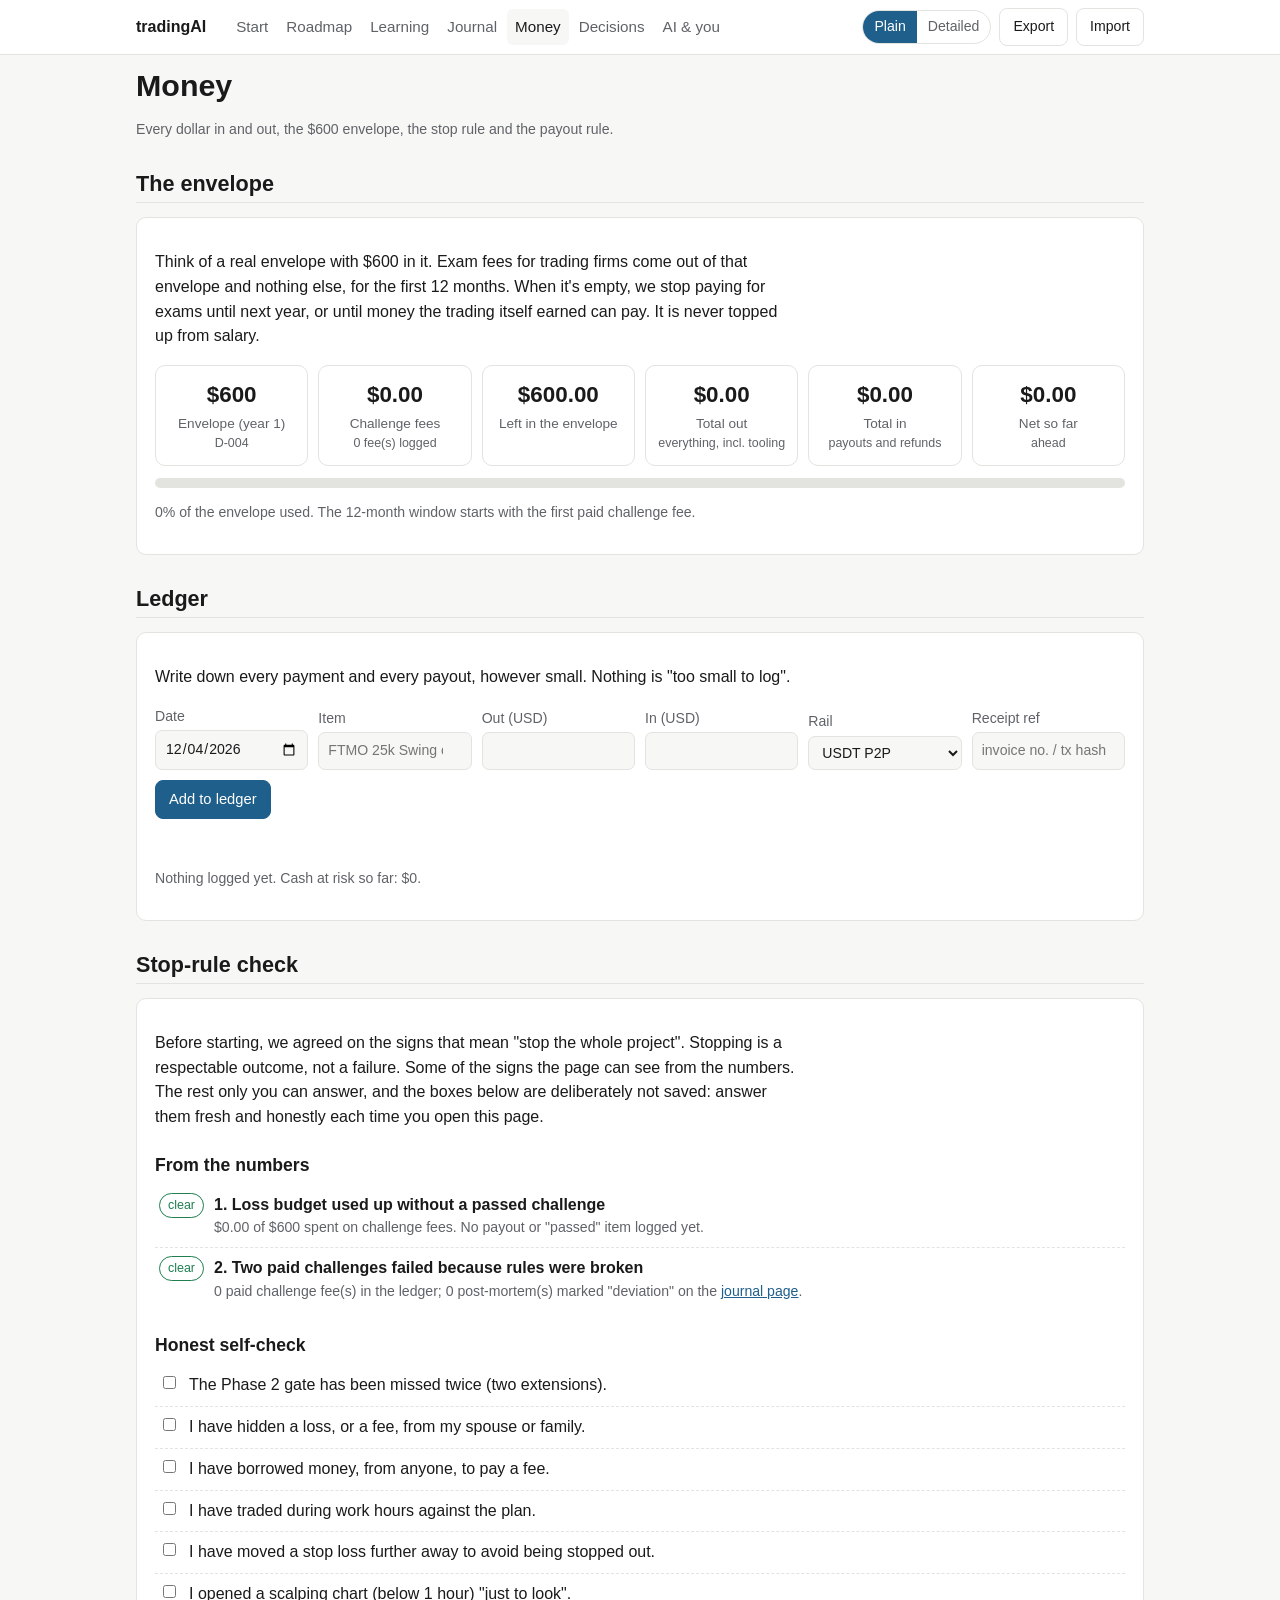
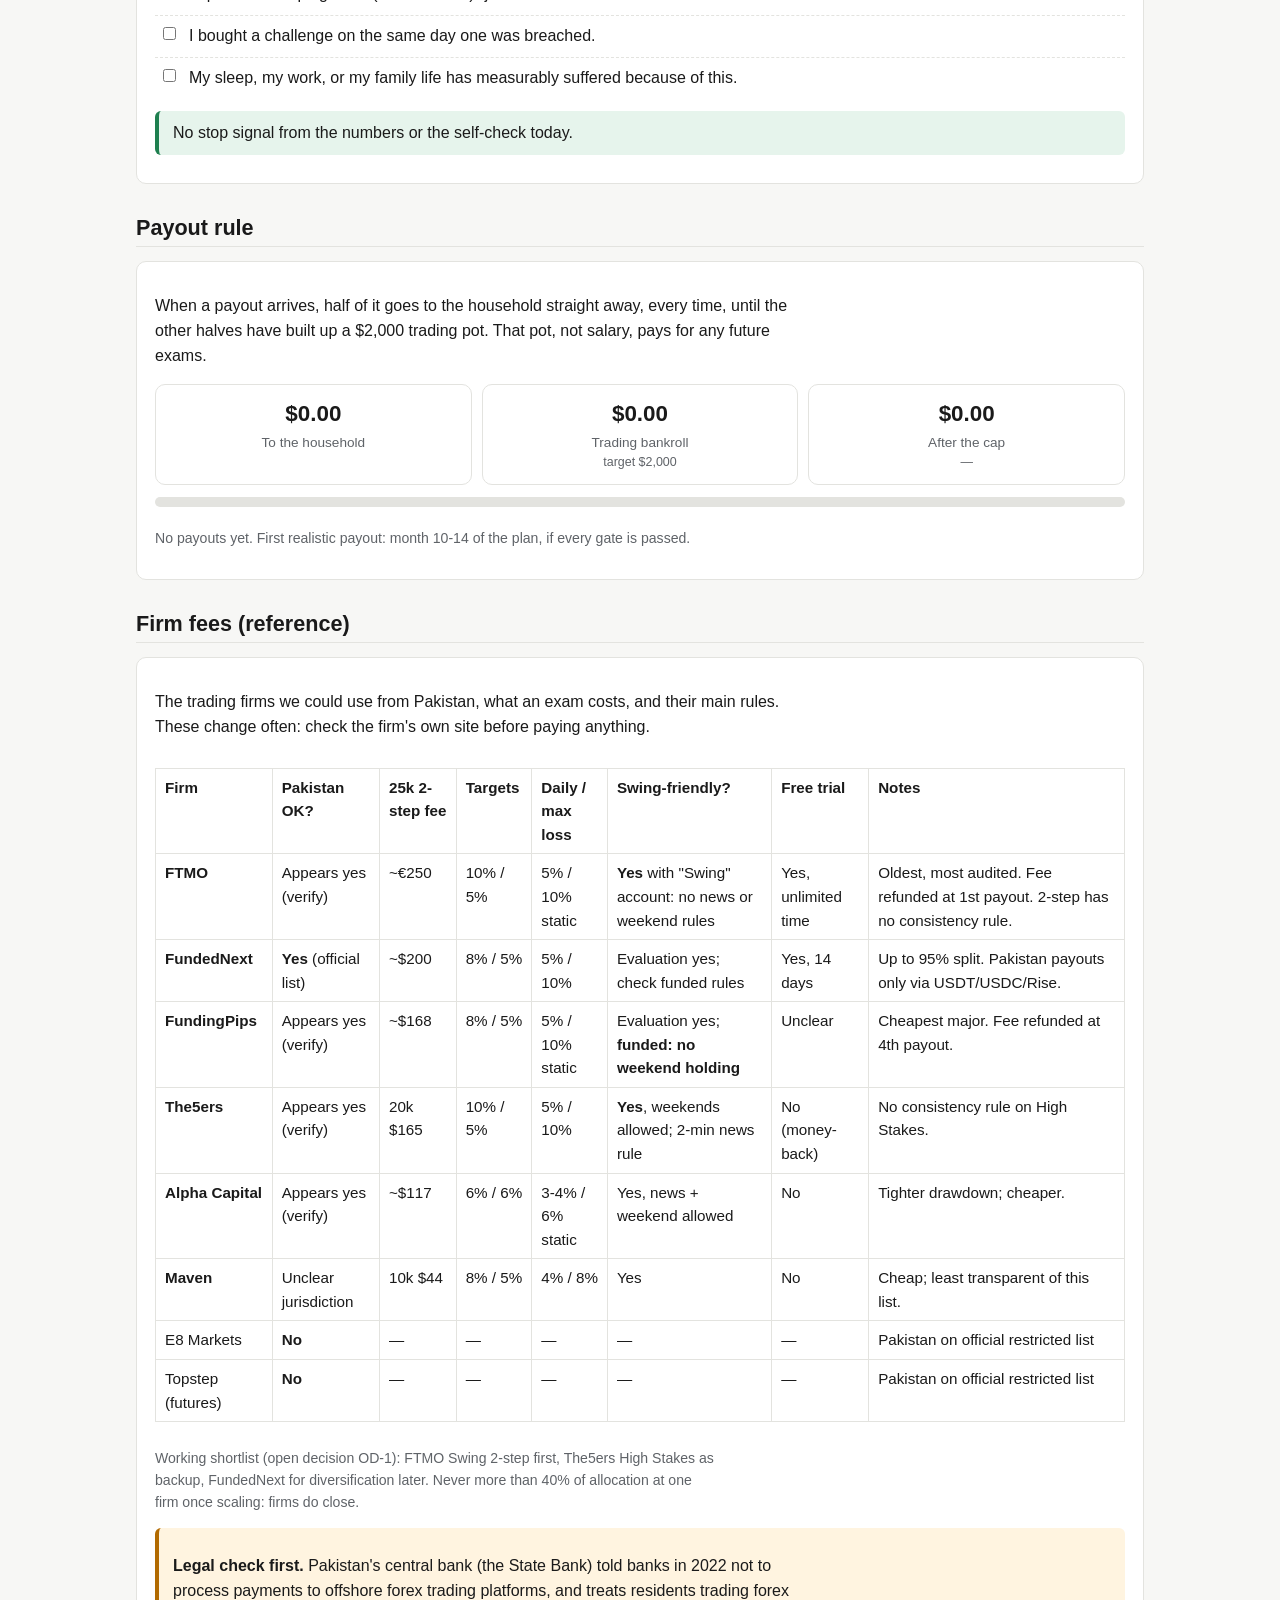
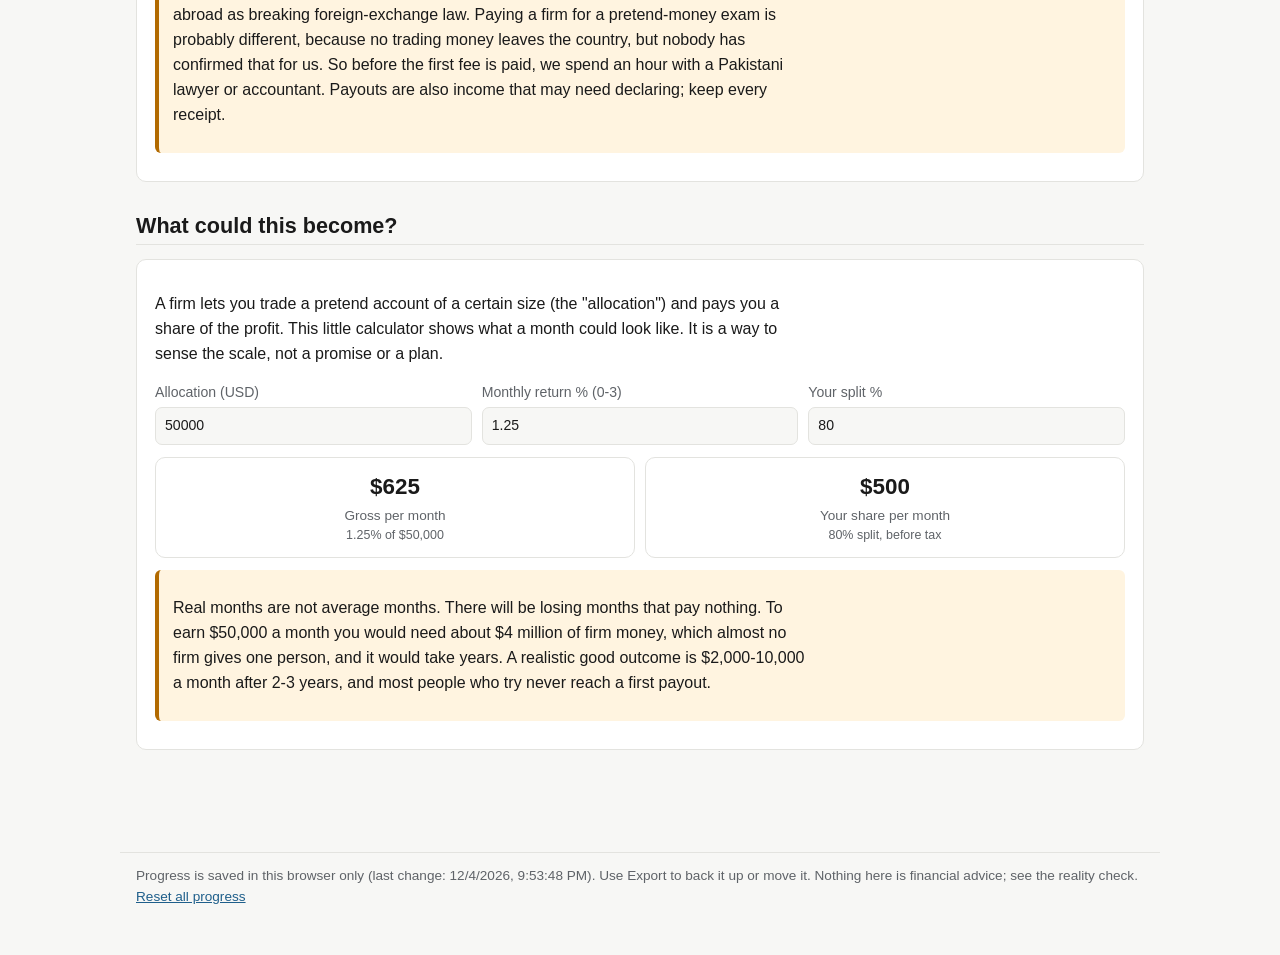
<file: site/money.html>
<!doctype html>
<html lang="en">
<head>
<meta charset="utf-8">
<meta name="viewport" content="width=device-width, initial-scale=1">
<title>Money and budget - tradingAI</title>
<link rel="stylesheet" href="assets/style.css">
<script src="assets/app.js"></script>
<script src="assets/calc.js"></script>
<style>
  .tw { overflow-x: auto; -webkit-overflow-scrolling: touch; }
  .tw table { min-width: 560px; }
  .statgrid { display: grid; gap: 10px; grid-template-columns: repeat(auto-fit, minmax(140px, 1fr)); }
  .statgrid .card { margin: 0; padding: 12px; }
  .stat .num { overflow-wrap: anywhere; font-size: 1.4rem; }
  .stat .sub { color: var(--muted); font-size: .78rem; }
  .progress.warnbar > span { background: var(--warn); }
  .progress.badbar > span { background: var(--bad); }
  .msg { min-height: 1.2em; font-size: .9rem; margin-top: 6px; }
  .msg.bad { color: var(--bad); } .msg.ok { color: var(--ok); }
  .full { grid-column: 1 / -1; }
  .kv { grid-template-columns: minmax(0, max-content) minmax(0, 1fr); }
  .kv > * { overflow-wrap: anywhere; }
  @media (max-width: 520px) { .kv { grid-template-columns: 1fr; gap: 0 } .kv > span.muted { margin-top: 8px; font-size: .85rem; } }
  .flag { display: flex; gap: 10px; align-items: flex-start; padding: 8px 4px; border-bottom: 1px dashed var(--line); }
  .flag:last-child { border-bottom: 0; }
  .flag > div { flex: 1; }
  .nowrap { white-space: nowrap; }
  .big { font-size: 1.15rem; font-weight: 700; }
  .badge { white-space: nowrap; }
</style>
</head>
<body>
<main class="wrap">

<h1>Money</h1>
<p class="meta">Every dollar in and out, the $600 envelope, the stop rule and the payout rule.</p>

<!-- 1. Budget -->
<h2 id="budget">The envelope</h2>
<div class="card">
  <div class="plain">
    <p>Think of a real envelope with $600 in it. Exam fees for trading firms come out of that envelope and nothing else, for the first 12 months. When it's empty, we stop paying for exams until next year, or until money the trading itself earned can pay. It is never topped up from salary.</p>
  </div>
  <div class="detail">
    <p>Decision D-004: maximum $600 on challenge fees in the first 12 months from the first paid fee; separate envelope; no mid-year top-ups; maximum two paid attempts inside it. A ledger row counts as a challenge fee when its item contains the word "challenge" and it has an Out amount. Other outgoings (tooling) are capped separately at $20/month (docs/05).</p>
  </div>
  <div class="statgrid" id="cards"></div>
  <div class="progress" id="bar" style="margin-top:12px"><span></span></div>
  <p class="small muted" id="bar-note"></p>
  <div id="budget-warn"></div>
</div>

<!-- 2. Ledger -->
<h2 id="ledger">Ledger</h2>
<div class="card">
  <p class="plain">Write down every payment and every payout, however small. Nothing is "too small to log".</p>
  <p class="detail">Stored under <code>ledger</code>. Same columns as tracking/MONEY-LEDGER.md. Name challenge fees with the word "challenge" so they count against the envelope.</p>
  <form class="inline" id="lf">
    <label class="f">Date<input type="date" id="lf-date" required></label>
    <label class="f">Item<input type="text" id="lf-item" list="dl-items" required placeholder="FTMO 25k Swing challenge fee"></label>
    <label class="f">Out (USD)<input type="number" id="lf-out" min="0" step="0.01" inputmode="decimal"></label>
    <label class="f">In (USD)<input type="number" id="lf-in" min="0" step="0.01" inputmode="decimal"></label>
    <label class="f">Rail<select id="lf-rail"><option>USDT P2P</option><option>card</option><option>Rise</option><option>wire</option><option>other</option></select></label>
    <label class="f">Receipt ref<input type="text" id="lf-receipt" placeholder="invoice no. / tx hash"></label>
    <div class="full"><button class="btn primary" type="submit">Add to ledger</button><div id="lf-msg" class="msg"></div></div>
  </form>
  <datalist id="dl-items"><option value="FTMO 25k Swing challenge fee"><option value="The5ers High Stakes challenge fee"><option value="FundedNext Stellar challenge fee"><option value="TradingView subscription"><option value="Payout"><option value="Challenge fee refund"></datalist>
  <div class="tw" id="ledger-table" style="margin-top:12px"></div>
</div>

<!-- 3. Stop rule -->
<h2 id="stop">Stop-rule check</h2>
<div class="card">
  <div class="plain">
    <p>Before starting, we agreed on the signs that mean "stop the whole project". Stopping is a respectable outcome, not a failure. Some of the signs the page can see from the numbers. The rest only you can answer, and the boxes below are deliberately not saved: answer them fresh and honestly each time you open this page.</p>
  </div>
  <div class="detail"><p>docs/05 "The stop rule". Rules 1-2 are computed from <code>ledger</code> and <code>postmortems</code>; rules 3-5 are a self-check that is not persisted.</p></div>
  <h3>From the numbers</h3>
  <div id="auto-flags"></div>
  <h3>Honest self-check</h3>
  <form id="self" autocomplete="off" onsubmit="return false">
    <label class="flag"><input type="checkbox"><div>The Phase 2 gate has been missed twice (two extensions).</div></label>
    <label class="flag"><input type="checkbox"><div>I have hidden a loss, or a fee, from my spouse or family.</div></label>
    <label class="flag"><input type="checkbox"><div>I have borrowed money, from anyone, to pay a fee.</div></label>
    <label class="flag"><input type="checkbox"><div>I have traded during work hours against the plan.</div></label>
    <label class="flag"><input type="checkbox"><div>I have moved a stop loss further away to avoid being stopped out.</div></label>
    <label class="flag"><input type="checkbox"><div>I opened a scalping chart (below 1 hour) "just to look".</div></label>
    <label class="flag"><input type="checkbox"><div>I bought a challenge on the same day one was breached.</div></label>
    <label class="flag"><input type="checkbox"><div>My sleep, my work, or my family life has measurably suffered because of this.</div></label>
  </form>
  <div id="stop-callout"></div>
</div>

<!-- 4. Payout rule -->
<h2 id="payouts">Payout rule</h2>
<div class="card">
  <div class="plain">
    <p>When a payout arrives, half of it goes to the household straight away, every time, until the other halves have built up a $2,000 trading pot. That pot, not salary, pays for any future exams.</p>
  </div>
  <div class="detail">
    <p>D-004 / docs/05: the first 50% of every payout goes to the household, never back into trading, until the bankroll of payouts reaches $2,000. Computed from ledger rows with an In amount (fee refunds included), in date order. Once the bankroll reaches $2,000 the split rule has done its job; anything after that is shown as "after the cap" and should be allocated by a decision record.</p>
  </div>
  <div class="statgrid" id="pay-cards"></div>
  <div class="progress" id="pay-bar" style="margin-top:12px"><span></span></div>
  <div class="tw" id="pay-table"></div>
</div>

<!-- 5. Firms -->
<h2 id="firms">Firm fees (reference)</h2>
<div class="card">
  <p class="plain">The trading firms we could use from Pakistan, what an exam costs, and their main rules. These change often: check the firm's own site before paying anything.</p>
  <p class="detail">From docs/02 (as of Oct 2026; verify at checkout). Full research in research/prop-firms.md.</p>
  <div class="tw"><table style="min-width:820px">
    <thead><tr><th>Firm</th><th>Pakistan OK?</th><th>25k 2-step fee</th><th>Targets</th><th>Daily / max loss</th><th>Swing-friendly?</th><th>Free trial</th><th>Notes</th></tr></thead>
    <tbody>
      <tr><td><strong>FTMO</strong></td><td>Appears yes (verify)</td><td>~€250</td><td>10% / 5%</td><td>5% / 10% static</td><td><strong>Yes</strong> with "Swing" account: no news or weekend rules</td><td>Yes, unlimited time</td><td>Oldest, most audited. Fee refunded at 1st payout. 2-step has no consistency rule.</td></tr>
      <tr><td><strong>FundedNext</strong></td><td><strong>Yes</strong> (official list)</td><td>~$200</td><td>8% / 5%</td><td>5% / 10%</td><td>Evaluation yes; check funded rules</td><td>Yes, 14 days</td><td>Up to 95% split. Pakistan payouts only via USDT/USDC/Rise.</td></tr>
      <tr><td><strong>FundingPips</strong></td><td>Appears yes (verify)</td><td>~$168</td><td>8% / 5%</td><td>5% / 10% static</td><td>Evaluation yes; <strong>funded: no weekend holding</strong></td><td>Unclear</td><td>Cheapest major. Fee refunded at 4th payout.</td></tr>
      <tr><td><strong>The5ers</strong></td><td>Appears yes (verify)</td><td>20k $165</td><td>10% / 5%</td><td>5% / 10%</td><td><strong>Yes</strong>, weekends allowed; 2-min news rule</td><td>No (money-back)</td><td>No consistency rule on High Stakes.</td></tr>
      <tr><td><strong>Alpha Capital</strong></td><td>Appears yes (verify)</td><td>~$117</td><td>6% / 6%</td><td>3-4% / 6% static</td><td>Yes, news + weekend allowed</td><td>No</td><td>Tighter drawdown; cheaper.</td></tr>
      <tr><td><strong>Maven</strong></td><td>Unclear jurisdiction</td><td>10k $44</td><td>8% / 5%</td><td>4% / 8%</td><td>Yes</td><td>No</td><td>Cheap; least transparent of this list.</td></tr>
      <tr><td>E8 Markets</td><td><strong>No</strong></td><td>—</td><td>—</td><td>—</td><td>—</td><td>—</td><td>Pakistan on official restricted list</td></tr>
      <tr><td>Topstep (futures)</td><td><strong>No</strong></td><td>—</td><td>—</td><td>—</td><td>—</td><td>—</td><td>Pakistan on official restricted list</td></tr>
    </tbody>
  </table></div>
  <p class="small muted">Working shortlist (open decision OD-1): FTMO Swing 2-step first, The5ers High Stakes as backup, FundedNext for diversification later. Never more than 40% of allocation at one firm once scaling: firms do close.</p>
  <div class="callout warn">
    <div class="plain">
      <p><strong>Legal check first.</strong> Pakistan's central bank (the State Bank) told banks in 2022 not to process payments to offshore forex trading platforms, and treats residents trading forex abroad as breaking foreign-exchange law. Paying a firm for a pretend-money exam is probably different, because no trading money leaves the country, but nobody has confirmed that for us. So before the first fee is paid, we spend an hour with a Pakistani lawyer or accountant. Payouts are also income that may need declaring; keep every receipt.</p>
    </div>
    <div class="detail">
      <p><strong>Legal note (open decision OD-6).</strong> A 2022 State Bank of Pakistan circular bars banks from processing payments to offshore forex trading platforms and treats resident forex trading abroad as a FERA violation. Prop-firm fees are a different posture (a fee for a simulated service; no trading capital remitted) but it is a grey area, not something to assume. PKR cards usually fail at checkout; USDT via P2P carries its own compliance risk. <strong>OD-6: a one-hour consultation with a Pakistani lawyer/accountant, written up in research/legal.md, before any paid fee.</strong> Payouts are foreign-source income: keep every invoice and payout record.</p>
    </div>
  </div>
</div>

<!-- 6. What could this become -->
<h2 id="scale">What could this become?</h2>
<div class="card">
  <p class="plain">A firm lets you trade a pretend account of a certain size (the "allocation") and pays you a share of the profit. This little calculator shows what a month could look like. It is a way to sense the scale, not a promise or a plan.</p>
  <p class="detail">Gross = allocation × monthly %; net = gross × your split. Monthly % is clamped to 0-3% (the house monthly target is 3% and the roadmap models 1.25%). Not saved.</p>
  <form class="inline" id="pf" onsubmit="return false">
    <label class="f">Allocation (USD)<input type="number" id="pf-alloc" min="0" step="1000" value="50000" inputmode="decimal"></label>
    <label class="f">Monthly return % (0-3)<input type="number" id="pf-pct" min="0" max="3" step="0.05" value="1.25" inputmode="decimal"></label>
    <label class="f">Your split %<input type="number" id="pf-split" min="0" max="100" step="5" value="80" inputmode="decimal"></label>
  </form>
  <div id="pf-out"></div>
  <div class="callout warn">
    <p class="plain">Real months are not average months. There will be losing months that pay nothing. To earn $50,000 a month you would need about $4 million of firm money, which almost no firm gives one person, and it would take years. A realistic good outcome is $2,000-10,000 a month after 2-3 years, and most people who try never reach a first payout.</p>
    <p class="detail">Losing months exist and pay $0; the figure is an average, not a monthly income. $50k/month needs roughly a $4M allocation at 1.5%/month, beyond most firms' per-trader caps ($1-4M) and a 4-6 year, low-probability outcome, not a plan. $2-10k/month over 2-3 years is the realistic success scenario (docs/03, Phase 5).</p>
  </div>
</div>

</main>

<script>
TA.init({ page: 'money.html' });

const C = window.TACalc;
const $ = id => document.getElementById(id);
const esc = TA.esc;
const pad2 = n => String(n).padStart(2, '0');
function todayIso() { const d = new Date(); return d.getFullYear() + '-' + pad2(d.getMonth() + 1) + '-' + pad2(d.getDate()); }
function num(v) { const t = String(v == null ? '' : v).trim(); return t === '' ? null : Number(t); }
function usd(n, d) { d = d === undefined ? 2 : d; return (n < 0 ? '−$' : '$') + Math.abs(n).toLocaleString('en-US', { minimumFractionDigits: d, maximumFractionDigits: d }); }
function msg(id, text, cls) { const el = $(id); el.textContent = text; el.className = 'msg ' + (cls || ''); }
function card(num, lbl, sub) { return `<div class="card stat"><div class="num">${num}</div><div class="lbl">${lbl}</div>${sub ? `<div class="sub">${sub}</div>` : ''}</div>`; }
function bar(el, pct, cls) { el.querySelector('span').style.width = Math.max(0, Math.min(100, pct)) + '%'; el.className = 'progress ' + (cls || ''); }

/* ---------- budget + ledger ---------- */
function renderBudget(sm) {
  $('cards').innerHTML =
    card(usd(C.BUDGET_CAP, 0), 'Envelope (year 1)', 'D-004') +
    card(usd(sm.year1Fees), 'Challenge fees', `${sm.challengeFeeCount} fee(s) logged`) +
    card(`<span style="color:${sm.remaining <= 0 ? 'var(--bad)' : 'inherit'}">${usd(sm.remaining)}</span>`, 'Left in the envelope') +
    card(usd(sm.totalOut), 'Total out', 'everything, incl. tooling') +
    card(usd(sm.totalIn), 'Total in', 'payouts and refunds') +
    card(usd(sm.net), 'Net so far', sm.net < 0 ? 'cost of the project' : 'ahead');
  bar($('bar'), sm.pctUsed, sm.pctUsed >= 100 ? 'badbar' : sm.pctUsed >= 66 ? 'warnbar' : '');
  $('bar-note').innerHTML = `${sm.pctUsed.toFixed(0)}% of the envelope used.` + (sm.windowStart ? ` Year-1 window: ${esc(sm.windowStart)} to ${esc(sm.windowEnd)} (12 months from the first paid fee).` : ' The 12-month window starts with the first paid challenge fee.') +
    (sm.laterFees ? ` Fees after the window: ${usd(sm.laterFees)} (need a new year's budget or payouts).` : '');
  let w = '';
  if (sm.remaining <= 0) w += `<div class="callout bad">The envelope is empty. No more challenge fees this year unless payouts fund them.</div>`;
  else if (sm.challengeFeeCount && sm.remaining < 117) w += `<div class="callout warn">${usd(sm.remaining)} left: less than the cheapest 2-step fee in the reference table. Treat the envelope as spent.</div>`;
  if (sm.challengeFeeCount > 2) w += `<div class="callout bad">${sm.challengeFeeCount} challenge fees logged. D-004 allows at most two paid attempts inside the first budget.</div>`;
  sm.overToolingMonths.forEach(([m, v]) => { w += `<div class="callout warn">${esc(m)}: ${usd(v)} of non-challenge spending. The tooling cap is $${C.TOOLING_CAP_MONTH}/month.</div>`; });
  $('budget-warn').innerHTML = w;
}
function renderLedger(sm) {
  if (!sm.rows.length) { $('ledger-table').innerHTML = '<p class="muted small">Nothing logged yet. Cash at risk so far: $0.</p>'; return; }
  let ro = 0, ri = 0;
  $('ledger-table').innerHTML = `<table><thead><tr><th>Date</th><th>Item</th><th>Out</th><th>In</th><th>Running out</th><th>Running in</th><th>Rail</th><th>Receipt</th><th></th></tr></thead><tbody>` +
    sm.rows.map(r => { ro += Number(r.out) || 0; ri += Number(r.in) || 0; return `<tr data-id="${esc(r.id)}"><td class="nowrap">${esc(r.date)}</td><td>${esc(r.item)}${C.isChallengeFee(r) ? ' <span class="badge warn">fee</span>' : ''}</td><td>${Number(r.out) ? usd(Number(r.out)) : ''}</td><td>${Number(r.in) ? usd(Number(r.in)) : ''}</td><td>${usd(ro)}</td><td>${usd(ri)}</td><td>${esc(r.rail)}</td><td class="small">${esc(r.receipt)}</td><td><button class="btn small danger" data-act="del" type="button">Delete</button></td></tr>`; }).join('') +
    '</tbody></table>';
}
$('ledger-table').addEventListener('click', e => {
  const b = e.target.closest('[data-act="del"]'); if (!b) return;
  const id = b.closest('tr').dataset.id, r = TA.list('ledger').find(x => x.id === id);
  if (r && confirm(`Delete the ledger row "${r.item}" (${r.date})? Every dollar should stay logged; only delete mistakes.`)) TA.remove('ledger', id);
});
$('lf-date').value = todayIso();
$('lf').addEventListener('submit', e => {
  e.preventDefault();
  const date = $('lf-date').value, item = $('lf-item').value.trim(), out = num($('lf-out').value) || 0, inn = num($('lf-in').value) || 0;
  if (!date || !item) return msg('lf-msg', 'Add a date and what it was for.', 'bad');
  if (isNaN(out) || isNaN(inn) || out < 0 || inn < 0) return msg('lf-msg', 'Amounts are positive numbers in USD (use Out for money leaving, In for money arriving).', 'bad');
  if (!out && !inn) return msg('lf-msg', 'Enter an Out or an In amount.', 'bad');
  if (out > 0 && /challenge/i.test(item)) {
    const sm = C.ledgerSummary(TA.list('ledger'));
    if (sm.year1Fees + out > C.BUDGET_CAP && !confirm(`This fee takes challenge spending to ${usd(sm.year1Fees + out)}, over the $${C.BUDGET_CAP} envelope (D-004). Log it anyway? (Logging the truth is always right; the stop rule will flag it.)`)) return;
  }
  TA.push('ledger', { date, item, out, in: inn, rail: $('lf-rail').value, receipt: $('lf-receipt').value.trim() });
  ['lf-item', 'lf-out', 'lf-in', 'lf-receipt'].forEach(id => { $(id).value = ''; });
  msg('lf-msg', 'Logged.', 'ok');
});

/* ---------- stop rule ---------- */
function flagRow(state, title, detail) {
  const b = state === 'bad' ? '<span class="badge bad">triggered</span>' : state === 'warn' ? '<span class="badge warn">check</span>' : '<span class="badge ok">clear</span>';
  return `<div class="flag">${b}<div><strong>${title}</strong><div class="small muted">${detail}</div></div></div>`;
}
let autoTriggered = false;
function renderStopAuto(sm) {
  const pms = TA.list('postmortems'), dev = pms.filter(p => p.varianceOrDeviation === 'deviation').length;
  const r1 = sm.year1Fees >= C.BUDGET_CAP && !sm.passedEvidence;
  const r1warn = sm.year1Fees >= C.BUDGET_CAP && sm.passedEvidence;
  const r2 = sm.challengeFeeCount >= 2 && dev >= 2;
  const r2warn = sm.challengeFeeCount >= 2 && !r2;
  autoTriggered = r1 || r2;
  $('auto-flags').innerHTML =
    flagRow(r1 ? 'bad' : r1warn ? 'warn' : 'ok', '1. Loss budget used up without a passed challenge',
      `${usd(sm.year1Fees)} of ${usd(C.BUDGET_CAP, 0)} spent on challenge fees. ` + (sm.passedEvidence ? 'A payout (or an item mentioning "passed") is logged, so a challenge was passed.' : 'No payout or "passed" item logged yet.')) +
    flagRow(r2 ? 'bad' : r2warn ? 'warn' : 'ok', '2. Two paid challenges failed because rules were broken',
      `${sm.challengeFeeCount} paid challenge fee(s) in the ledger; ${dev} post-mortem(s) marked "deviation" on the <a href="journal.html#postmortems">journal page</a>.` +
      (r2warn ? ' Two fees are logged: if both attempts failed and the post-mortems say rules were broken, this rule triggers. Write the post-mortems honestly.' : ''));
  renderStopCallout();
}
function renderStopCallout() {
  const manual = [...document.querySelectorAll('#self input[type=checkbox]')].some(c => c.checked);
  $('stop-callout').innerHTML = (autoTriggered || manual)
    ? `<div class="callout bad"><div class="big">By the plan, the project stops here. Log a decision.</div><p class="plain">This was agreed in advance, when things were calm, exactly for this moment. Stopping is a respectable result. Write it down on the <a href="decisions.html">Decisions</a> page and talk to your family before anything else.</p><p class="detail">docs/05: "the project stops, and the stop is logged as a decision". Record it on <a href="decisions.html">Decisions</a>. The repo stays as a record.</p></div>`
    : '<div class="callout ok">No stop signal from the numbers or the self-check today.</div>';
}
$('self').addEventListener('change', renderStopCallout);
// Fresh honesty each visit: never restore these boxes (also defeats the browser's back/forward form restore).
window.addEventListener('pageshow', () => { document.querySelectorAll('#self input[type=checkbox]').forEach(c => { c.checked = false; }); renderStopCallout(); });

/* ---------- payouts ---------- */
function renderPayouts() {
  const p = C.payoutSplit(TA.list('ledger'));
  $('pay-cards').innerHTML = card(usd(p.household), 'To the household') + card(usd(p.bankroll), 'Trading bankroll', `target ${usd(C.BANKROLL_TARGET, 0)}`) +
    card(usd(p.afterCap), 'After the cap', p.afterCap ? 'allocate by decision record' : '—');
  bar($('pay-bar'), p.bankroll / C.BANKROLL_TARGET * 100, p.reached ? 'ok' : '');
  $('pay-table').innerHTML = p.lines.length ? `<table><thead><tr><th>Date</th><th>Item</th><th>Amount</th><th>Household</th><th>Bankroll</th><th>After cap</th><th>Bankroll after</th></tr></thead><tbody>` +
    p.lines.map(l => `<tr><td class="nowrap">${esc(l.date)}</td><td>${esc(l.item)}</td><td>${usd(l.amount)}</td><td>${usd(l.household)}</td><td>${usd(l.bankroll)}</td><td>${l.free ? usd(l.free) : '—'}</td><td>${usd(l.bankrollAfter)}</td></tr>`).join('') + '</tbody></table>'
    : '<p class="muted small">No payouts yet. First realistic payout: month 10-14 of the plan, if every gate is passed.</p>';
}

/* ---------- projection ---------- */
function renderProjection() {
  const raw = num($('pf-pct').value);
  const p = C.projection(num($('pf-alloc').value), raw, num($('pf-split').value));
  const clamped = raw !== null && !isNaN(raw) && raw !== p.monthlyPct;
  $('pf-out').innerHTML = `<div class="statgrid" style="margin-top:12px">${card(usd(p.gross, 0), 'Gross per month', `${p.monthlyPct}% of ${usd(p.allocation, 0)}`)}${card(usd(p.net, 0), 'Your share per month', `${p.splitPct}% split, before tax`)}</div>` +
    (clamped ? `<p class="small msg bad">Monthly % limited to ${p.monthlyPct}%. Above 3% a month is outside the plan.</p>` : '');
}
['pf-alloc', 'pf-pct', 'pf-split'].forEach(id => $(id).addEventListener('input', renderProjection));

/* ---------- wiring ---------- */
function renderAll() {
  const sm = C.ledgerSummary(TA.list('ledger'));
  renderBudget(sm); renderLedger(sm); renderStopAuto(sm); renderPayouts();
}
renderAll(); renderProjection();
document.addEventListener('ta:change', renderAll);
</script>
</body>
</html>
</file>
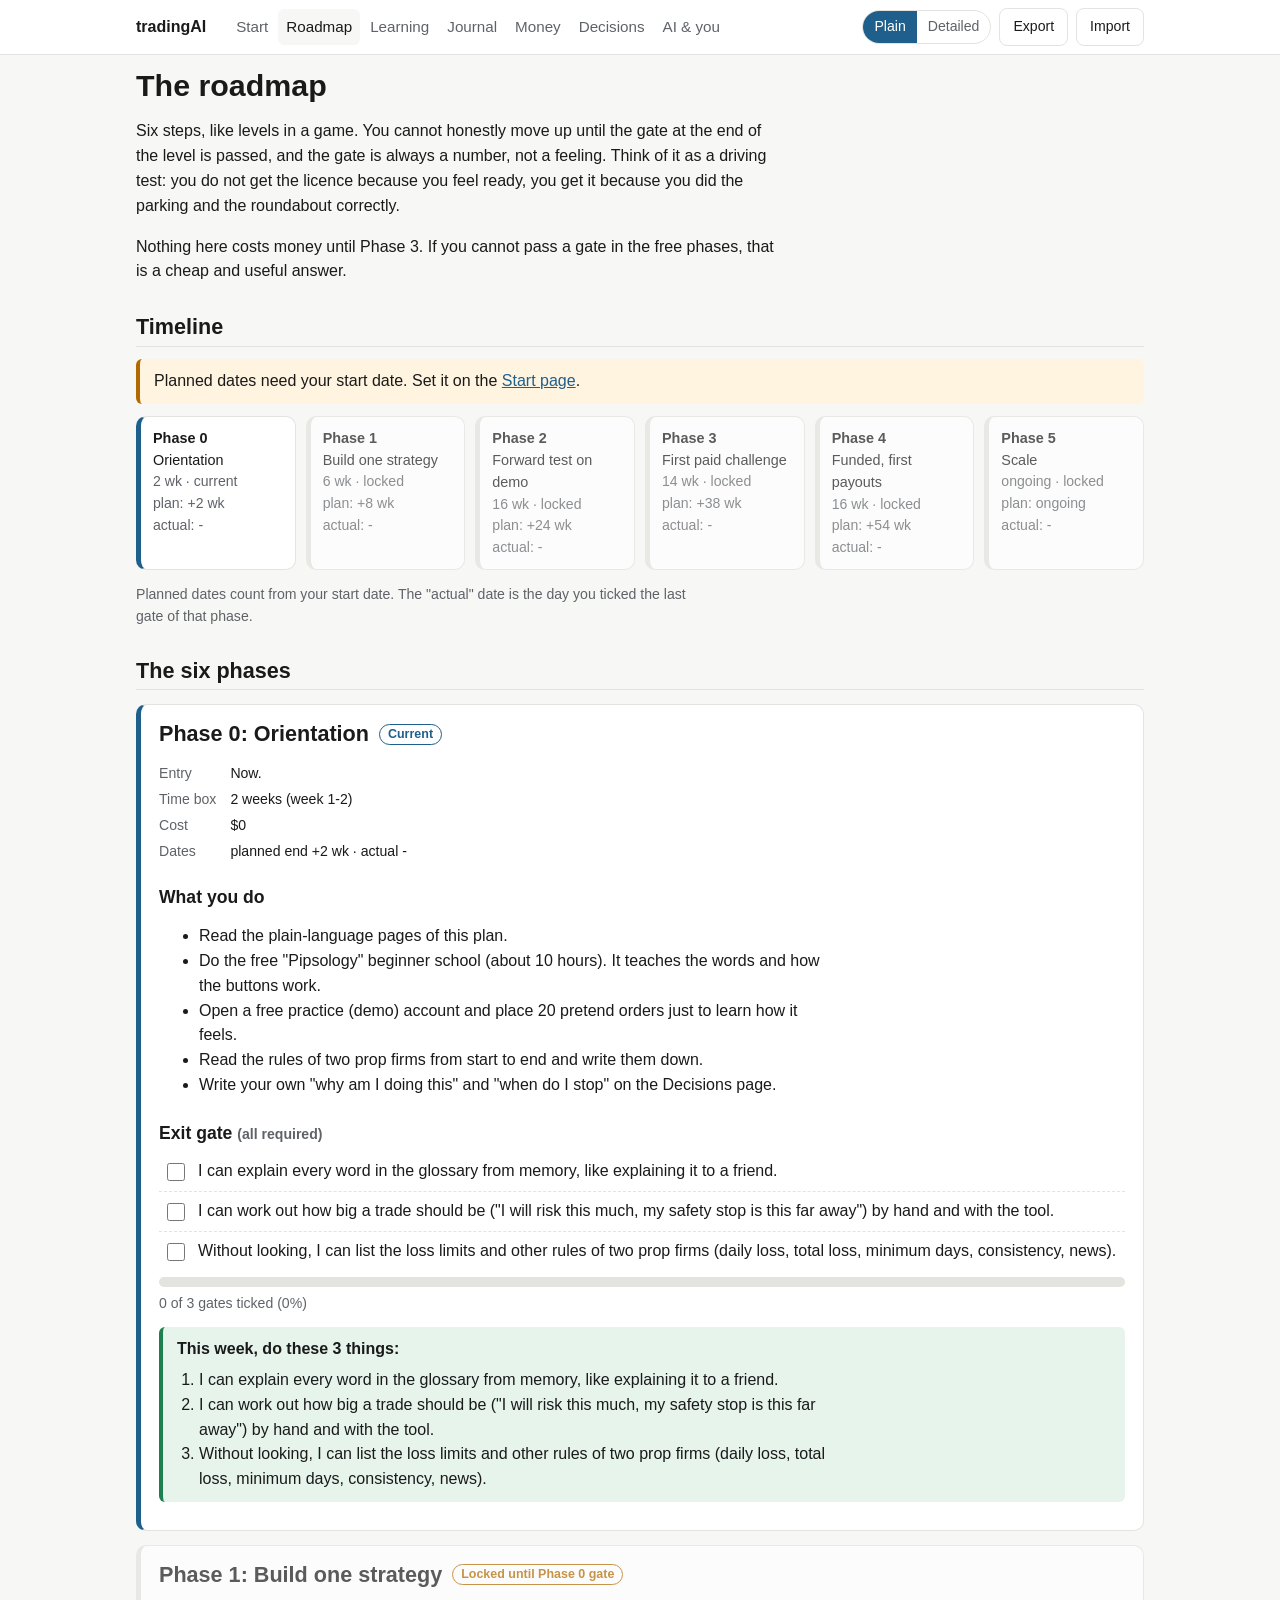
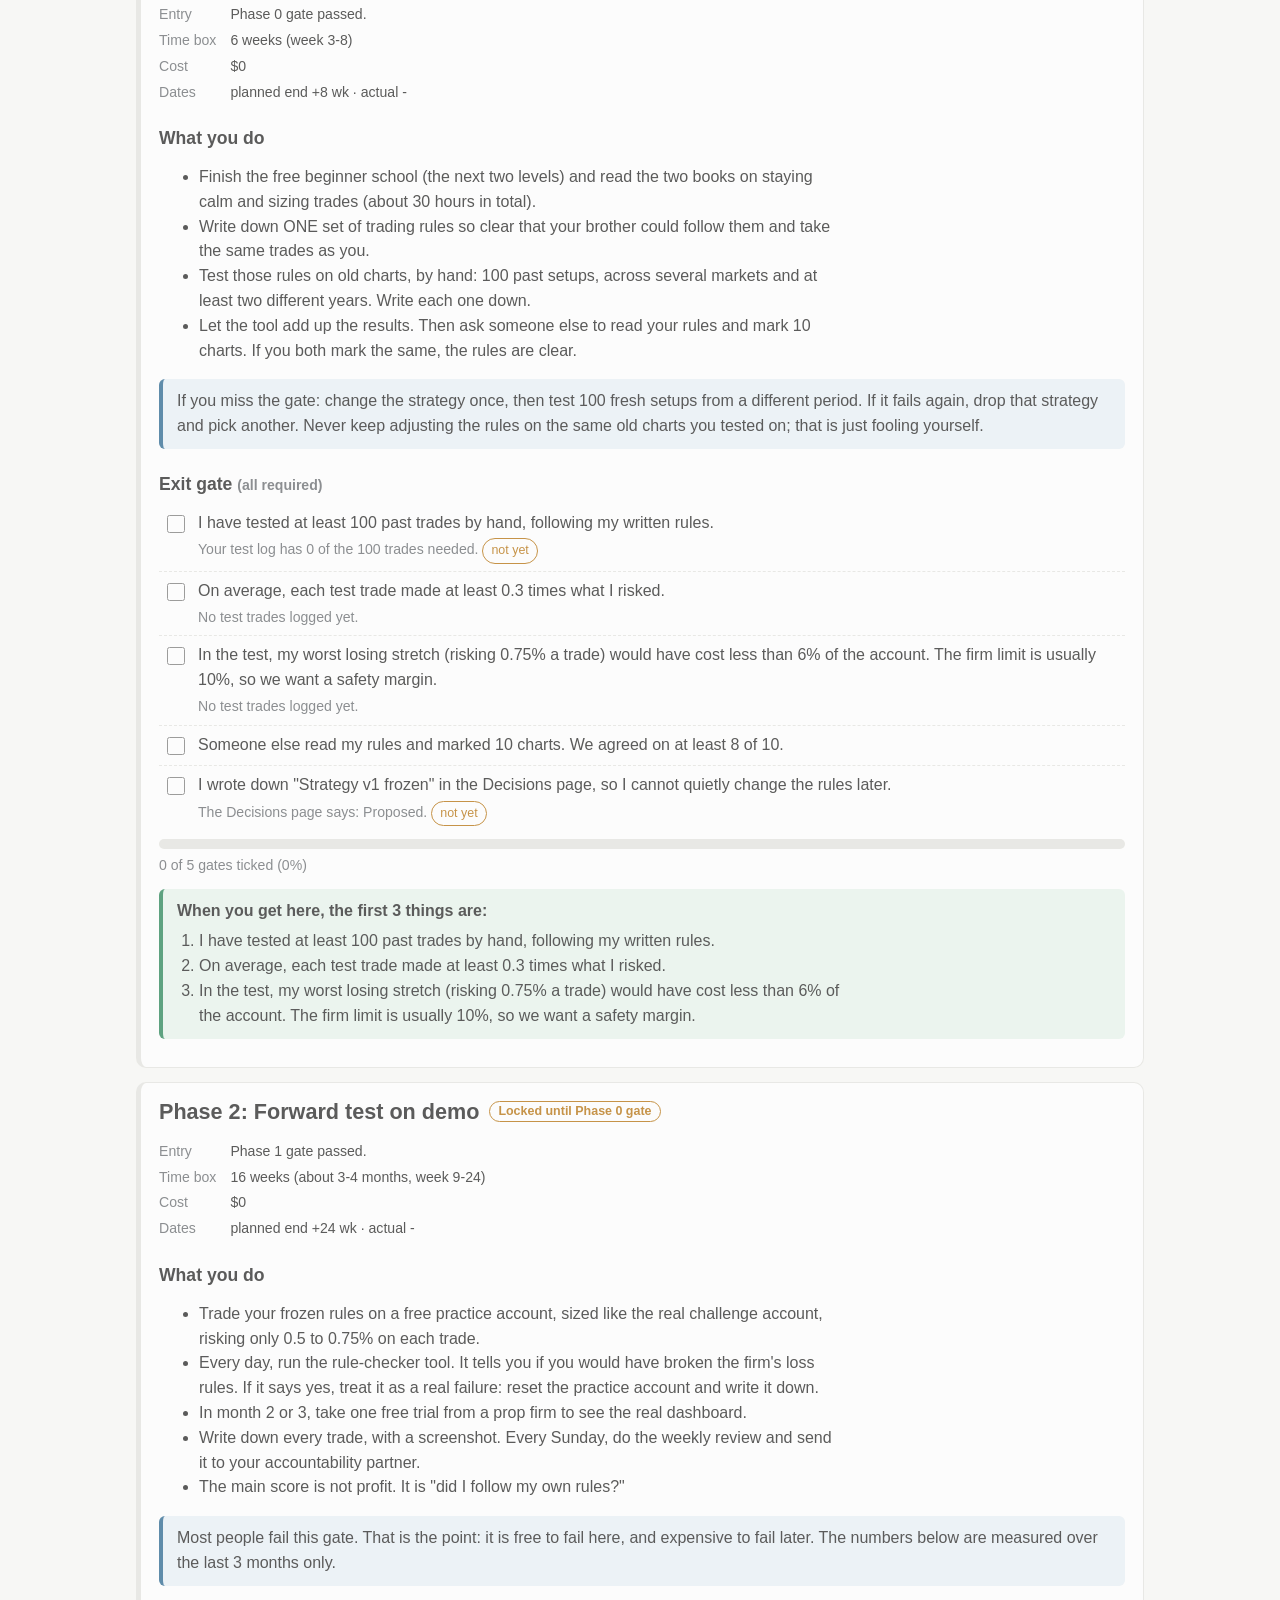
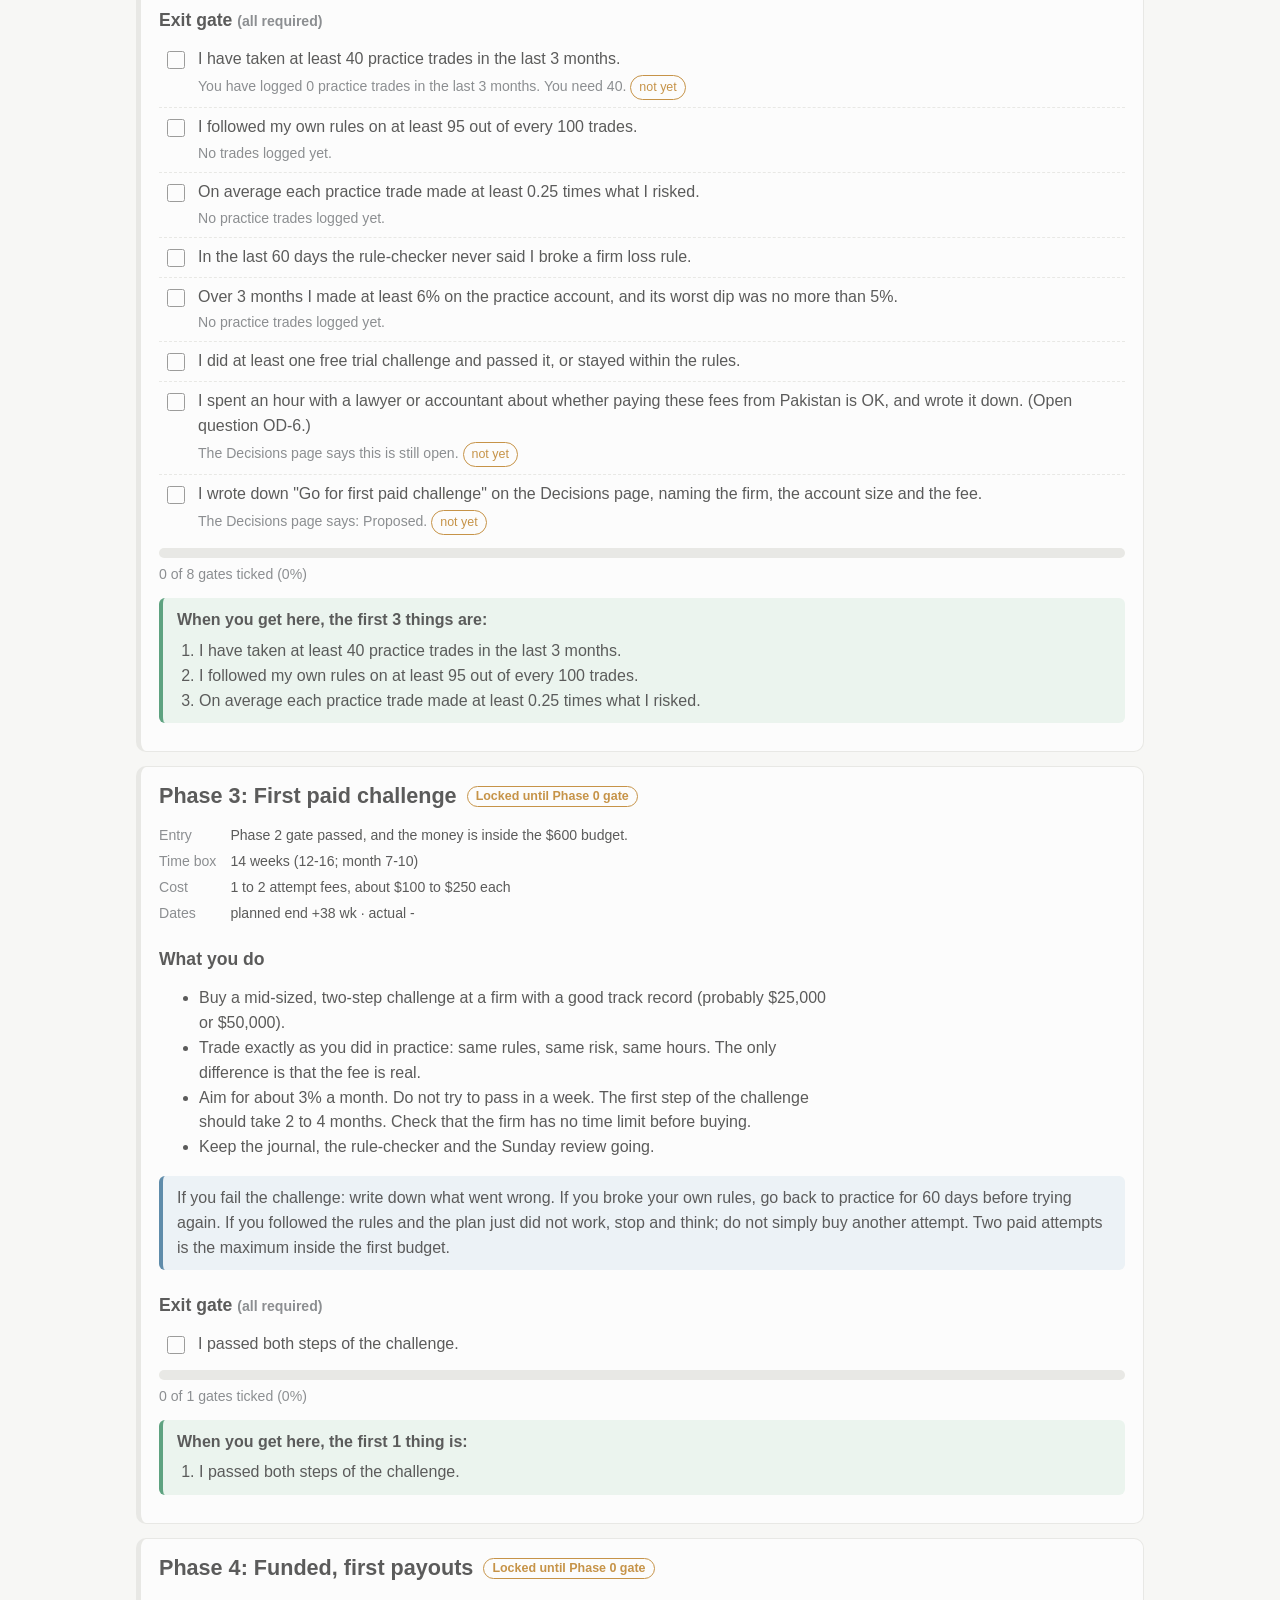
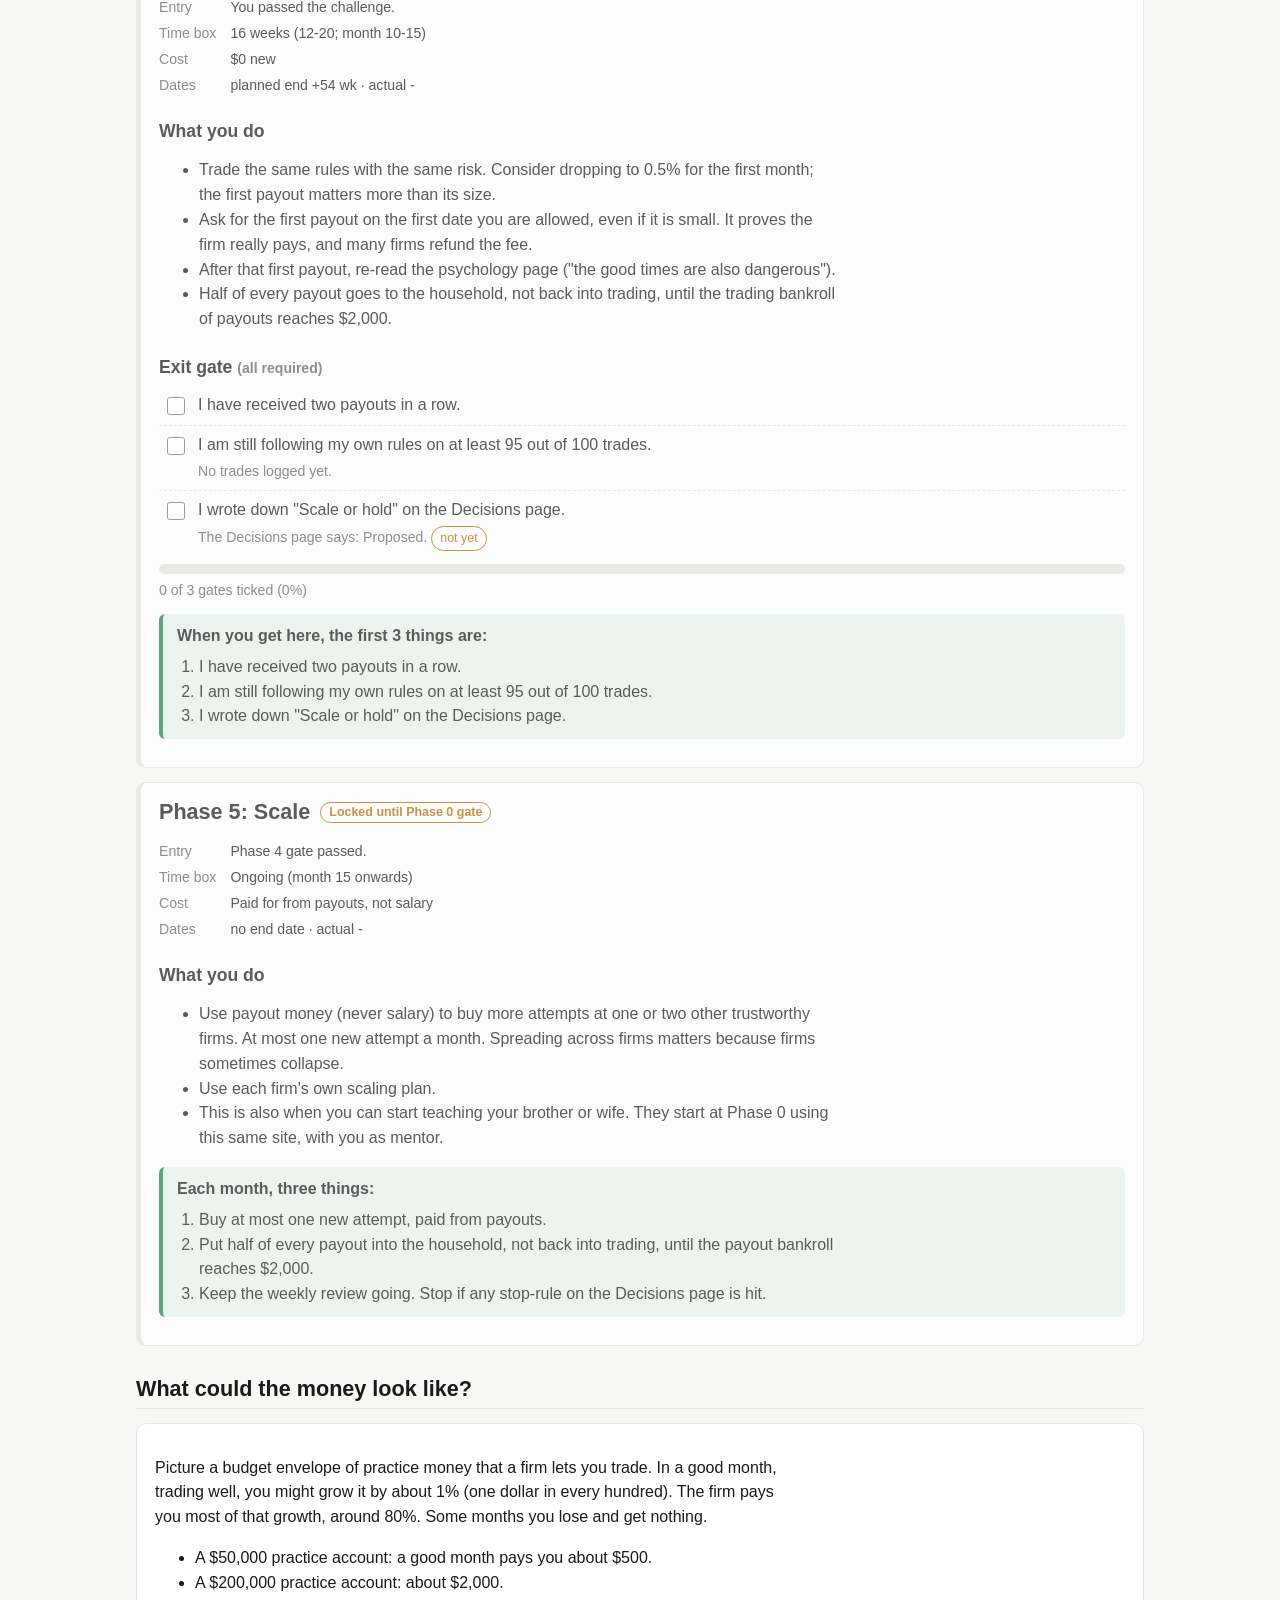
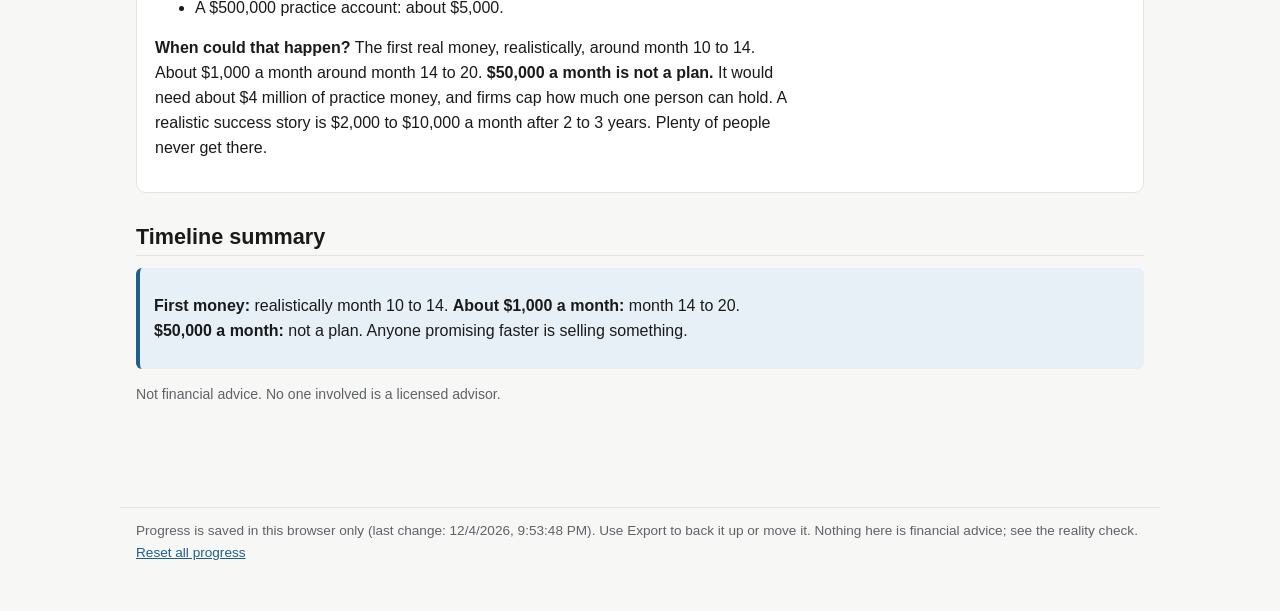
<file: site/roadmap.html>
<!doctype html>
<html lang="en">
<head>
<meta charset="utf-8">
<meta name="viewport" content="width=device-width, initial-scale=1">
<title>Roadmap - tradingAI</title>
<link rel="stylesheet" href="assets/style.css">
<script src="assets/app.js"></script>
<style>
  .strip { display: grid; gap: 10px; grid-template-columns: repeat(auto-fit, minmax(150px, 1fr)); margin: 12px 0; }
  .strip .card { margin: 0; padding: 10px 12px; font-size: .9rem; }
  .strip .ttl { font-weight: 700; }
  .phasecard h2 { border: 0; margin-top: 0; display: flex; flex-wrap: wrap; gap: 6px 10px; align-items: center; }
  .check .body { flex: 1; min-width: 0; }
  .check .live { margin-top: 3px; }
  .tablewrap { overflow-x: auto; }
  .handhold ol { margin: 6px 0 0; padding-left: 22px; }
  .kv dt { color: var(--muted); }
</style>
</head>
<body>
<main class="wrap">

<h1>The roadmap</h1>
<div class="plain">
  <p>Six steps, like levels in a game. You cannot honestly move up until the gate at the end of the level is passed, and the gate is always a number, not a feeling. Think of it as a driving test: you do not get the licence because you feel ready, you get it because you did the parking and the roundabout correctly.</p>
  <p>Nothing here costs money until Phase 3. If you cannot pass a gate in the free phases, that is a cheap and useful answer.</p>
</div>
<div class="detail">
  <p>Six phases. Each has an <strong>entry condition</strong>, a <strong>time box</strong>, <strong>what you do</strong> and an <strong>exit gate</strong> measured by numbers. You cannot skip a gate. If a time box expires without the gate being met, the phase is extended once; if it expires again, the project goes to the stop rule (docs/05). Cash at risk is <strong>$0 through Phase 2</strong>; total cash at risk over the whole plan is capped (D-004, proposed $600 in 12 months).</p>
  <p>Time assumption: <strong>8-10 hours/week</strong> around a day job. Swing trading on daily/4-hour charts needs ~30-60 minutes of chart work per day plus a weekend review; it does not need you at the screen during market hours.</p>
</div>

<h2>Timeline</h2>
<div id="startNote"></div>
<div class="strip" id="strip"></div>
<div class="plain"><p class="small muted">Planned dates count from your start date. The "actual" date is the day you ticked the last gate of that phase.</p></div>
<div class="detail"><p class="small muted">Planned weeks: P0 2, P1 6, P2 16, P3 14, P4 16 (cumulative from <code>profile.startDate</code>). Actual = latest date among that phase's ticked gates (<code>gates</code>). Docs give P3 as 12-16 weeks and P4 as 12-20; the midpoints are used for dates.</p></div>

<h2>The six phases</h2>
<div id="phases"></div>

<h2>What could the money look like?</h2>
<div class="plain">
  <div class="card">
    <p>Picture a budget envelope of practice money that a firm lets you trade. In a good month, trading well, you might grow it by about 1% (one dollar in every hundred). The firm pays you most of that growth, around 80%. Some months you lose and get nothing.</p>
    <ul>
      <li>A $50,000 practice account: a good month pays you about $500.</li>
      <li>A $200,000 practice account: about $2,000.</li>
      <li>A $500,000 practice account: about $5,000.</li>
    </ul>
    <p><strong>When could that happen?</strong> The first real money, realistically, around month 10 to 14. About $1,000 a month around month 14 to 20. <strong>$50,000 a month is not a plan.</strong> It would need about $4 million of practice money, and firms cap how much one person can hold. A realistic success story is $2,000 to $10,000 a month after 2 to 3 years. Plenty of people never get there.</p>
  </div>
</div>
<div class="detail">
  <p>Expected income model, all at 1.25%/month and 80% split, for a sense of scale, not a promise:</p>
  <div class="tablewrap"><table>
    <thead><tr><th>Simulated allocation</th><th>Gross/month</th><th>Your 80%</th></tr></thead>
    <tbody>
    <tr><td>$50k</td><td>$625</td><td>$500</td></tr>
    <tr><td>$200k</td><td>$2,500</td><td>$2,000</td></tr>
    <tr><td>$500k</td><td>$6,250</td><td>$5,000</td></tr>
    <tr><td>$800k (video guest)</td><td>$10,000</td><td>$8,000</td></tr>
    <tr><td>$1M</td><td>$12,500</td><td>$10,000</td></tr>
    <tr><td>$4M (needed for $50k/mo at 1.5%)</td><td>$60,000</td><td>$48,000</td></tr>
    </tbody>
  </table></div>
  <p>Most firms cap allocation at $1-4M <em>per trader</em> and several explicitly stop scaling or impose stricter rules for large accounts. $50k/month is a 4-6 year outcome with low probability, not a plan. $2-10k/month is the realistic success scenario over 2-3 years.</p>
</div>

<h2>Timeline summary</h2>
<div class="plain">
  <div class="callout">
    <p><strong>First money:</strong> realistically month 10 to 14. <strong>About $1,000 a month:</strong> month 14 to 20. <strong>$50,000 a month:</strong> not a plan. Anyone promising faster is selling something.</p>
  </div>
</div>
<div class="detail">
  <div class="tablewrap"><table>
    <thead><tr><th>Phase</th><th>Weeks</th><th>Cumulative</th><th>Cash at risk</th></tr></thead>
    <tbody>
    <tr><td>0 Orientation</td><td>2</td><td>week 2</td><td>$0</td></tr>
    <tr><td>1 Strategy + backtest</td><td>6</td><td>week 8</td><td>$0</td></tr>
    <tr><td>2 Forward test</td><td>16</td><td>week 24</td><td>$0</td></tr>
    <tr><td>3 First paid challenge</td><td>12-16</td><td>week 40</td><td>$100-$500</td></tr>
    <tr><td>4 Funded, first payouts</td><td>12-20</td><td>week 60</td><td>$0</td></tr>
    <tr><td>5 Scale</td><td>ongoing</td><td>year 2+</td><td>funded from payouts</td></tr>
    </tbody>
  </table></div>
  <p>First dollar earned: realistically <strong>month 10-14</strong>. First $1,000/month: <strong>month 14-20</strong>. Anyone promising faster is selling something.</p>
</div>

<p class="small muted">Not financial advice. No one involved is a licensed advisor.</p>
</main>

<script>
TA.init({page:'roadmap.html'});

(function () {
  var SKIP_MSG = "You're skipping a gate. The video's guest skipped this one and blew 15 accounts.";
  var BT_RISK = 0.75;

  /* ---------- content ---------- */
  var PHASES = [
    { n: 0, name: 'Orientation', weeks: 2, planned: '2 weeks (week 1-2)',
      entry: ['Now.', 'Nothing to pass first. Start whenever you are ready.'],
      cost: ['$0', '$0'],
      doP: ['Read the plain-language pages of this plan.',
            'Do the free "Pipsology" beginner school (about 10 hours). It teaches the words and how the buttons work.',
            'Open a free practice (demo) account and place 20 pretend orders just to learn how it feels.',
            'Read the rules of two prop firms from start to end and write them down.',
            'Write your own "why am I doing this" and "when do I stop" on the Decisions page.'],
      doD: ['Read this repo\'s docs 00-08.',
            'Babypips School of Pipsology: Preschool to Elementary (currencies, pips, lots, leverage, order types, margin). ~10 hours.',
            'Open a free MT5 demo (any major broker that serves Pakistan) and a TradingView free account. Place 20 demo orders purely to learn the mechanics: market, limit, stop, SL/TP, partial close, position size calculator.',
            'Read the rule pages of two prop firms end-to-end (FTMO, FundedNext). Write the rules into tools/challenge_rules.json.',
            'Write your personal why/stop statement in decisions/DECISIONS.md D-001.'],
      gates: [
        { id: 'p0-glossary', p: 'I can explain every word in the glossary from memory, like explaining it to a friend.', d: 'Can explain, from memory, every term in docs/01 (glossary).' },
        { id: 'p0-possize', p: 'I can work out how big a trade should be ("I will risk this much, my safety stop is this far away") by hand and with the tool.', d: 'Can compute position size for a given risk % and SL distance by hand and with the tool.' },
        { id: 'p0-rules2firms', p: 'Without looking, I can list the loss limits and other rules of two prop firms (daily loss, total loss, minimum days, consistency, news).', d: 'Can list the daily loss, max loss, min days, consistency and news rules of 2 firms without looking.' }
      ] },
    { n: 1, name: 'Build one strategy', weeks: 6, planned: '6 weeks (week 3-8)',
      entry: ['Phase 0 gate passed.', 'Phase 0 gate'],
      cost: ['$0', '$0'],
      doP: ['Finish the free beginner school (the next two levels) and read the two books on staying calm and sizing trades (about 30 hours in total).',
            'Write down ONE set of trading rules so clear that your brother could follow them and take the same trades as you.',
            'Test those rules on old charts, by hand: 100 past setups, across several markets and at least two different years. Write each one down.',
            'Let the tool add up the results. Then ask someone else to read your rules and mark 10 charts. If you both mark the same, the rules are clear.'],
      doD: ['Babypips Middle School to High School (support/resistance, trends, candlesticks, multiple time frames, risk management, trading plan). ~20 hours.',
            'Read Trading in the Zone (Mark Douglas) and the position-sizing chapters of Van Tharp. ~10 hours.',
            'Define one rule-based swing strategy in docs/04-strategy.md: markets, timeframe, entry conditions, SL placement, TP placement, risk %, filters (news, session, weekend), max open trades. Every rule unambiguous enough that your brother could execute it identically.',
            'Backtest by hand using TradingView bar replay (or FX Replay): 100 historical setups across 3-4 markets and at least two different years. Log each in journal/BACKTEST-LOG.csv. Compute win rate, average R, expectancy, max consecutive losses, max drawdown in R.',
            'Run tools/journal_stats.py on the log.'],
      extraP: 'If you miss the gate: change the strategy once, then test 100 fresh setups from a different period. If it fails again, drop that strategy and pick another. Never keep adjusting the rules on the same old charts you tested on; that is just fooling yourself.',
      extraD: 'If the gate fails: adjust the strategy <em>once</em>, re-run 100 fresh samples (different period). If it fails again, that strategy is dead; pick the next candidate. Never "tune" on the same data you tested on.',
      gates: [
        { id: 'p1-backtest-100', live: 'bt-count', p: 'I have tested at least 100 past trades by hand, following my written rules.', d: '≥ 100 hand-backtested trades following the written rules.' },
        { id: 'p1-expectancy', live: 'bt-exp', p: 'On average, each test trade made at least 0.3 times what I risked.', d: 'Expectancy ≥ +0.3R per trade.' },
        { id: 'p1-maxdd', live: 'bt-dd', p: 'In the test, my worst losing stretch (risking 0.75% a trade) would have cost less than 6% of the account. The firm limit is usually 10%, so we want a safety margin.', d: 'Max drawdown in the backtest, at 0.75% risk per trade, stays under 6% (firm limit is usually 10%; we want margin).' },
        { id: 'p1-second-reader', p: 'Someone else read my rules and marked 10 charts. We agreed on at least 8 of 10.', d: 'Rules written such that two people would take the same trades (test: someone else reads the rules and marks 10 charts; target ≥ 8/10 agreement).' },
        { id: 'p1-d005', live: 'dec-D-005', p: 'I wrote down "Strategy v1 frozen" in the Decisions page, so I cannot quietly change the rules later.', d: 'Decision logged: D-005 "Strategy v1 frozen".' }
      ] },
    { n: 2, name: 'Forward test on demo', weeks: 16, planned: '16 weeks (about 3-4 months, week 9-24)',
      entry: ['Phase 1 gate passed.', 'Phase 1 gate'],
      cost: ['$0', '$0'],
      doP: ['Trade your frozen rules on a free practice account, sized like the real challenge account, risking only 0.5 to 0.75% on each trade.',
            'Every day, run the rule-checker tool. It tells you if you would have broken the firm\'s loss rules. If it says yes, treat it as a real failure: reset the practice account and write it down.',
            'In month 2 or 3, take one free trial from a prop firm to see the real dashboard.',
            'Write down every trade, with a screenshot. Every Sunday, do the weekly review and send it to your accountability partner.',
            'The main score is not profit. It is "did I follow my own rules?"'],
      doD: ['Trade the frozen strategy on an MT5 demo sized like the target challenge (e.g. $25k or $50k), risking 0.5-0.75% per trade.',
            'Run tools/rule_guard.py daily: it reads the demo account history and reports whether you would have breached the firm\'s daily/max loss, min days, consistency or news rules. Treat a simulated breach exactly as a real one: reset the demo and log a blown account.',
            'Take at least one free prop-firm trial (FTMO Free Trial, FundedNext trial) in month 2-3 to feel the real dashboard.',
            'Journal every trade in journal/TRADE-LOG.csv with screenshots. Weekly review every Sunday using journal/WEEKLY-REVIEW-TEMPLATE.md.',
            'Rule adherence % is the headline metric, not profit.'],
      extraP: 'Most people fail this gate. That is the point: it is free to fail here, and expensive to fail later. The numbers below are measured over the last 3 months only.',
      extraD: 'Most people fail this gate. That is the point: it is free to fail here. All numeric gates are measured over the <em>last</em> 3 calendar months.',
      gates: [
        { id: 'p2-trades-40', live: 'fw-count', p: 'I have taken at least 40 practice trades in the last 3 months.', d: '≥ 40 forward-tested trades.' },
        { id: 'p2-adherence', live: 'fw-adh', p: 'I followed my own rules on at least 95 out of every 100 trades.', d: 'Rule adherence ≥ 95% (trades taken exactly per plan / total trades).' },
        { id: 'p2-expectancy', live: 'fw-exp', p: 'On average each practice trade made at least 0.25 times what I risked.', d: 'Expectancy ≥ +0.25R.' },
        { id: 'p2-no-breach', p: 'In the last 60 days the rule-checker never said I broke a firm loss rule.', d: 'Zero simulated breaches in the last 60 days (tools/rule_guard.py).' },
        { id: 'p2-return-dd', live: 'fw-ret', p: 'Over 3 months I made at least 6% on the practice account, and its worst dip was no more than 5%.', d: 'Net return over the 3 months ≥ +6% (would pass a ~8-10% target in ~4 months with margin) and max drawdown ≤ 5%.' },
        { id: 'p2-free-trial', p: 'I did at least one free trial challenge and passed it, or stayed within the rules.', d: 'Passed at least one free trial challenge, or came within the rules on it.' },
        { id: 'p2-od6', live: 'od-6', p: 'I spent an hour with a lawyer or accountant about whether paying these fees from Pakistan is OK, and wrote it down. (Open question OD-6.)', d: 'OD-6 legal/tax check closed: one-hour consultation (FERA/SBP circulars, foreign-source income), written summary in research/legal.md.' },
        { id: 'p2-d006', live: 'dec-D-006', p: 'I wrote down "Go for first paid challenge" on the Decisions page, naming the firm, the account size and the fee.', d: 'Decision logged: D-006 "Go for first paid challenge" with firm, size and fee named.' }
      ] },
    { n: 3, name: 'First paid challenge', weeks: 14, planned: '14 weeks (12-16; month 7-10)',
      entry: ['Phase 2 gate passed, and the money is inside the $600 budget.', 'Phase 2 gate + money available within the loss budget'],
      cost: ['1 to 2 attempt fees, about $100 to $250 each', '1-2 challenge fees (~$100-$250 each)'],
      doP: ['Buy a mid-sized, two-step challenge at a firm with a good track record (probably $25,000 or $50,000).',
            'Trade exactly as you did in practice: same rules, same risk, same hours. The only difference is that the fee is real.',
            'Aim for about 3% a month. Do not try to pass in a week. The first step of the challenge should take 2 to 4 months. Check that the firm has no time limit before buying.',
            'Keep the journal, the rule-checker and the Sunday review going.'],
      doD: ['Buy a mid-sized two-step challenge at a reputable firm (research in docs/02); likely $25k-$50k. Smaller sizes have the same fee-per-dollar and lower payouts; larger have higher fees and the same pass probability.',
            'Trade identically to Phase 2. Same risk, same strategy, same hours. The only thing that changes is that the fee is real.',
            'Target 3%/month. Do not try to pass in a week. Phase 1 of the challenge should take 2-4 months. Most firms now have no time limit; confirm before buying.',
            'Continue journal + rule guard + weekly review.'],
      extraP: 'If you fail the challenge: write down what went wrong. If you broke your own rules, go back to practice for 60 days before trying again. If you followed the rules and the plan just did not work, stop and think; do not simply buy another attempt. Two paid attempts is the maximum inside the first budget.',
      extraD: 'If failed: written post-mortem in journal/POST-MORTEMS.md. If the failure was a <strong>rule-adherence</strong> failure, go back to Phase 2 for 60 days before the second attempt. If it was a <strong>strategy</strong> failure within rules (edge did not show), stop and re-evaluate in a decision record. Maximum <strong>two</strong> paid attempts inside the first loss budget.',
      gates: [
        { id: 'p3-passed', p: 'I passed both steps of the challenge.', d: 'Challenge passed (both phases) → Phase 4.' }
      ] },
    { n: 4, name: 'Funded, first payouts', weeks: 16, planned: '16 weeks (12-20; month 10-15)',
      entry: ['You passed the challenge.', 'Passed challenge'],
      cost: ['$0 new', '$0 new'],
      doP: ['Trade the same rules with the same risk. Consider dropping to 0.5% for the first month; the first payout matters more than its size.',
            'Ask for the first payout on the first date you are allowed, even if it is small. It proves the firm really pays, and many firms refund the fee.',
            'After that first payout, re-read the psychology page ("the good times are also dangerous").',
            'Half of every payout goes to the household, not back into trading, until the trading bankroll of payouts reaches $2,000.'],
      doD: ['Same strategy, same risk (consider dropping to 0.5% for the first month; the first payout matters more than its size).',
            'Request the first payout at the first eligible date even if small; it validates the firm and refunds the fee at most firms.',
            'After the first payout: log it, re-read docs/06-psychology.md ("the good times are also dangerous").',
            'The first 50% of every payout goes to the household, never back into trading, until the payout bankroll reaches $2,000 (docs/05).'],
      gates: [
        { id: 'p4-payouts', p: 'I have received two payouts in a row.', d: 'Two consecutive payouts received.' },
        { id: 'p4-adherence', live: 'fw-adh', p: 'I am still following my own rules on at least 95 out of 100 trades.', d: 'Rule adherence still ≥ 95%.' },
        { id: 'p4-d010', live: 'dec-D-010', p: 'I wrote down "Scale or hold" on the Decisions page.', d: 'Decision logged: D-010 "Scale or hold".' }
      ] },
    { n: 5, name: 'Scale', weeks: 0, planned: 'Ongoing (month 15 onwards)',
      entry: ['Phase 4 gate passed.', 'Phase 4 gate'],
      cost: ['Paid for from payouts, not salary', 'Funded from payouts, not salary'],
      doP: ['Use payout money (never salary) to buy more attempts at one or two other trustworthy firms. At most one new attempt a month. Spreading across firms matters because firms sometimes collapse.',
            'Use each firm\'s own scaling plan.',
            'This is also when you can start teaching your brother or wife. They start at Phase 0 using this same site, with you as mentor.'],
      doD: ['Use payouts (not salary) to buy additional challenges at 1-2 other reputable firms, max one new challenge per month. Diversifies firm risk (firms collapse).',
            'Use the firm\'s scaling plan.',
            'Teaching starts here (brother/wife): they begin at Phase 0 using this repo, with you as mentor (docs/08).'],
      gates: [] }
  ];

  /* ---------- helpers ---------- */
  function esc(s) { return TA.esc(s); }
  function num(v) { var x = parseFloat(v); return isNaN(x) ? null : x; }
  function parseISO(s) { var m = /^(\d{4})-(\d{2})-(\d{2})/.exec(s || ''); return m ? new Date(+m[1], +m[2] - 1, +m[3]) : null; }
  function isoOf(d) { return d.getFullYear() + '-' + String(d.getMonth() + 1).padStart(2, '0') + '-' + String(d.getDate()).padStart(2, '0'); }
  function addWeeks(d, w) { var x = new Date(d.getTime()); x.setDate(x.getDate() + w * 7); return x; }
  function gatesOf(i) { return PHASES[i].gates; }
  function isDone(i, g) { return gatesOf(i).length > 0 && gatesOf(i).every(function (x) { return g[x.id]; }); }
  function currentPhase(g) { for (var i = 0; i < 5; i++) if (!isDone(i, g)) return i; return 5; }

  function numRows(key) {
    return TA.list(key).filter(function (r) { return r && num(r.resultR) !== null; });
  }
  function mean(a) { return a.length ? a.reduce(function (x, y) { return x + y; }, 0) / a.length : null; }
  function isTrue(v) { return v === true || v === 'true' || v === 'yes'; }
  function rowDate(r) { return r.dateClose || r.dateOpen || ''; }
  function curve(rs, fixedRisk) {
    var s = rs.slice().sort(function (a, b) { return rowDate(a) < rowDate(b) ? -1 : rowDate(a) > rowDate(b) ? 1 : 0; });
    var eq = 0, peak = 0, dd = 0;
    s.forEach(function (r) {
      var risk = fixedRisk || num(r.riskPct) || BT_RISK;
      eq += num(r.resultR) * risk; if (eq > peak) peak = eq; if (peak - eq > dd) dd = peak - eq;
    });
    return { ret: eq, dd: dd };
  }
  function last3m(rs) {
    var c = new Date(); c.setDate(c.getDate() - 92); var cut = isoOf(c);
    return rs.filter(function (r) { var d = rowDate(r); return !d || d >= cut; });
  }
  function sign(x) { return (x >= 0 ? '+' : '') + TA.fmt(x, 2); }

  /* live values: return {p, d, ok} or null */
  function live(key) {
    var bt, fw, n, m, c;
    switch (key) {
      case 'bt-count':
        n = TA.list('backtest').length;
        return { p: 'Your test log has ' + n + ' of the 100 trades needed.', d: 'backtest rows: ' + n + ' (need ≥ 100)', ok: n >= 100 };
      case 'bt-exp':
        bt = numRows('backtest'); n = bt.length;
        if (!n) return { p: 'No test trades logged yet.', d: 'no backtest rows with resultR', ok: null };
        m = mean(bt.map(function (r) { return num(r.resultR); }));
        return { p: 'On average each trade made ' + TA.fmt(m, 2) + ' times what you risked. You need 0.30 or more.' + (n < 100 ? ' (Only ' + n + ' trades so far, too few to trust.)' : ''),
                 d: 'expectancy = mean resultR = ' + sign(m) + 'R over ' + n + ' trades (need ≥ +0.30R)' + (n < 100 ? '; sample < 100' : ''), ok: m >= 0.3 && n >= 100 };
      case 'bt-dd':
        bt = numRows('backtest'); n = bt.length;
        if (!n) return { p: 'No test trades logged yet.', d: 'no backtest rows with resultR', ok: null };
        c = curve(bt, BT_RISK);
        return { p: 'Your worst losing stretch so far would have cost ' + TA.fmt(c.dd, 1) + '% of the account. You need under 6%.',
                 d: 'max drawdown at ' + BT_RISK + '%/trade (additive, in date order): ' + TA.fmt(c.dd, 2) + '% (need < 6%)', ok: c.dd < 6 && n >= 100 };
      case 'fw-count':
        fw = numRows('trades'); m = last3m(fw).length;
        return { p: 'You have logged ' + m + ' practice trades in the last 3 months. You need 40.', d: 'trades (last ~3 months): ' + m + '; all time: ' + TA.list('trades').length + ' (need ≥ 40)', ok: m >= 40 };
      case 'fw-adh':
        fw = last3m(TA.list('trades').filter(function (r) { return r && (r.rulesFollowed === true || r.rulesFollowed === false || r.rulesFollowed === 'true' || r.rulesFollowed === 'false'); }));
        if (!fw.length) return { p: 'No trades logged yet.', d: 'no trades with rulesFollowed', ok: null };
        n = fw.filter(function (r) { return isTrue(r.rulesFollowed); }).length; m = n / fw.length * 100;
        return { p: 'You followed your rules on ' + TA.fmt(m, 0) + '% of trades (' + n + ' of ' + fw.length + '). You need 95%.', d: 'adherence (last ~3 months) = ' + n + '/' + fw.length + ' = ' + TA.fmt(m, 1) + '% (need ≥ 95%)', ok: m >= 95 };
      case 'fw-exp':
        fw = last3m(numRows('trades')); n = fw.length;
        if (!n) return { p: 'No practice trades logged yet.', d: 'no trades with resultR', ok: null };
        m = mean(fw.map(function (r) { return num(r.resultR); }));
        return { p: 'On average each trade made ' + TA.fmt(m, 2) + ' times what you risked. You need 0.25 or more.' + (n < 40 ? ' (Only ' + n + ' trades so far.)' : ''), d: 'expectancy (last ~3 months) = ' + sign(m) + 'R over ' + n + ' trades (need ≥ +0.25R)', ok: m >= 0.25 && n >= 40 };
      case 'fw-ret':
        fw = last3m(numRows('trades')); n = fw.length;
        if (!n) return { p: 'No practice trades logged yet.', d: 'no trades with resultR', ok: null };
        c = curve(fw, null);
        return { p: 'Over the last 3 months the account would be ' + (c.ret >= 0 ? 'up ' : 'down ') + TA.fmt(Math.abs(c.ret), 1) + '%, with a worst dip of ' + TA.fmt(c.dd, 1) + '%. You need up 6% or more, dip 5% or less.',
                 d: 'net return = Σ(resultR × riskPct) = ' + sign(c.ret) + '% (need ≥ +6%); max DD = ' + TA.fmt(c.dd, 2) + '% (need ≤ 5%)', ok: c.ret >= 6 && c.dd <= 5 };
      case 'od-6':
        m = (TA.store.get('openDecisions', {}) || {})['OD-6'];
        return { p: m && m.resolved ? 'The Decisions page says this is closed.' : 'The Decisions page says this is still open.', d: 'openDecisions[OD-6].resolved = ' + (m && m.resolved ? 'true' : 'false'), ok: !!(m && m.resolved) };
      default:
        if (key.indexOf('dec-') === 0) {
          var id = key.slice(4), dd = (TA.store.get('decisions', {}) || {})[id], st = dd && dd.status ? dd.status : 'Proposed';
          return { p: 'The Decisions page says: ' + st + '.', d: 'decisions[' + id + '].status = ' + st + ' (needs Accepted)', ok: st === 'Accepted' };
        }
    }
    return null;
  }
  function liveHtml(key) {
    var v = live(key); if (!v) return '';
    var b = v.ok === null ? '' : v.ok ? ' <span class="badge ok">looks met</span>' : ' <span class="badge warn">not yet</span>';
    return '<span class="plain">' + esc(v.p) + '</span><span class="detail">' + esc(v.d) + '</span>' + b;
  }

  /* ---------- build phase cards once ---------- */
  function buildPhases() {
    var h = '';
    PHASES.forEach(function (ph) {
      var li = function (a) { return '<ul>' + a.map(function (x) { return '<li>' + esc(x) + '</li>'; }).join('') + '</ul>'; };
      h += '<section class="card phase phasecard" id="ph-' + ph.n + '">' +
        '<h2>Phase ' + ph.n + ': ' + esc(ph.name) + ' <span class="badge" id="st-' + ph.n + '"></span></h2>' +
        '<div class="kv small"><div class="meta">Entry</div><div><span class="plain">' + esc(ph.entry[0]) + '</span><span class="detail">' + esc(ph.entry[1]) + '</span></div>' +
        '<div class="meta">Time box</div><div>' + esc(ph.planned) + '</div>' +
        '<div class="meta">Cost</div><div><span class="plain">' + esc(ph.cost[0]) + '</span><span class="detail">' + esc(ph.cost[1]) + '</span></div>' +
        '<div class="meta">Dates</div><div id="dt-' + ph.n + '"></div></div>' +
        '<h3>What you do</h3><div class="plain">' + li(ph.doP) + '</div><div class="detail">' + li(ph.doD) + '</div>';
      if (ph.extraP) h += '<div class="callout plain">' + esc(ph.extraP) + '</div><div class="callout detail">' + ph.extraD + '</div>';
      if (ph.gates.length) {
        h += '<h3>Exit gate <span class="meta">(all required)</span></h3><div id="gates-p' + ph.n + '">';
        ph.gates.forEach(function (g) {
          h += '<div class="check"><input type="checkbox" id="cb-' + g.id + '" data-id="' + g.id + '"><div class="body"><label for="cb-' + g.id + '"><span class="plain">' + esc(g.p) + '</span><span class="detail">' + esc(g.d) + '</span></label>' +
            (g.live ? '<div class="meta live" data-live="' + g.live + '"></div>' : '') + '</div></div>';
        });
        h += '</div><div class="progress" id="bar-' + ph.n + '"><span></span></div><div class="meta" id="pct-' + ph.n + '"></div>' +
          '<div id="skip-' + ph.n + '"></div>' +
          '<div class="callout ok plain handhold" id="hh-' + ph.n + '"></div>';
      } else {
        h += '<div class="callout ok plain handhold"><strong>Each month, three things:</strong><ol><li>Buy at most one new attempt, paid from payouts.</li><li>Put half of every payout into the household, not back into trading, until the payout bankroll reaches $2,000.</li><li>Keep the weekly review going. Stop if any stop-rule on the Decisions page is hit.</li></ol></div>' +
          '';
      }
      h += '</section>';
    });
    document.getElementById('phases').innerHTML = h;
  }

  /* ---------- update in place ---------- */
  function render() {
    var g = TA.store.get('gates', {});
    var prof = TA.store.get('profile', null) || {};
    var start = parseISO(prof.startDate);
    var cur = currentPhase(g);

    document.getElementById('startNote').innerHTML = start ? '' :
      '<div class="callout warn"><span class="plain">Planned dates need your start date. Set it on the <a href="index.html">Start page</a>.</span><span class="detail">No <code>profile.startDate</code>; planned dates unavailable. Set it on the <a href="index.html">Start page</a>.</span></div>';

    var strip = '', cum = 0;
    PHASES.forEach(function (ph, i) {
      var done = isDone(i, g), status = done ? 'done' : (i === cur ? 'current' : 'locked');
      cum += ph.weeks;
      var planned = ph.weeks ? (start ? isoOf(addWeeks(start, cum)) : '+' + cum + ' wk') : 'ongoing';
      var actual = '-';
      if (done) actual = gatesOf(i).map(function (x) { return g[x.id]; }).sort().pop();
      else if (i === 5 && cur === 5) actual = 'in progress';

      var card = document.getElementById('ph-' + i);
      card.className = 'card phase phasecard ' + status;
      var st = document.getElementById('st-' + i);
      if (done) { st.className = 'badge ok'; st.textContent = 'Done'; }
      else if (i === cur) { st.className = 'badge'; st.style.color = 'var(--accent)'; st.style.borderColor = 'var(--accent)'; st.textContent = 'Current'; }
      else { st.className = 'badge warn'; st.style.color = ''; st.style.borderColor = ''; st.textContent = 'Locked until Phase ' + cur + ' gate'; }
      document.getElementById('dt-' + i).innerHTML = (ph.weeks ? 'planned end ' + esc(planned) : 'no end date') + ' &middot; actual ' + esc(actual);

      strip += '<div class="card phase ' + status + '"><div class="ttl">Phase ' + i + '</div><div>' + esc(ph.name) + '</div>' +
        '<div class="meta">' + (ph.weeks ? ph.weeks + ' wk' : 'ongoing') + ' &middot; ' + (status === 'done' ? 'done' : status === 'current' ? 'current' : 'locked') + '</div>' +
        '<div class="meta">plan: ' + esc(planned) + '</div><div class="meta">actual: ' + esc(actual) + '</div></div>';

      /* progress + hand-holding + skip warning */
      if (gatesOf(i).length) {
        var pr = TA.checklistProgress('gates-p' + i, 'gates');
        TA.setProgress('bar-' + i, pr.pct);
        document.getElementById('pct-' + i).textContent = pr.done + ' of ' + pr.total + ' gates ticked (' + pr.pct + '%)';

        var todo = gatesOf(i).filter(function (x) { return !g[x.id]; }).slice(0, 3);
        var hh = document.getElementById('hh-' + i);
        if (!todo.length) hh.innerHTML = '<strong>All gates in this phase are ticked.</strong> Check the numbers once more, then move on.';
        else hh.innerHTML = '<strong>' + (i === cur ? 'This week, do these ' + todo.length + ' thing' + (todo.length > 1 ? 's' : '') : 'When you get here, the first ' + todo.length + ' thing' + (todo.length > 1 ? 's are' : ' is')) + ':</strong><ol>' + todo.map(function (x) { return '<li>' + esc(x.p) + '</li>'; }).join('') + '</ol>';

        var skipping = false;
        var anyChecked = gatesOf(i).some(function (x) { return g[x.id]; });
        for (var j = 0; j < i; j++) if (!isDone(j, g)) skipping = true;
        document.getElementById('skip-' + i).innerHTML = (anyChecked && skipping) ? '<div class="callout bad"><strong>' + esc(SKIP_MSG) + '</strong></div>' : '';
      }
    });
    document.getElementById('strip').innerHTML = strip;

    document.querySelectorAll('[data-live]').forEach(function (el) { el.innerHTML = liveHtml(el.dataset.live); });
  }

  buildPhases();
  TA.bindChecklist('phases', 'gates', function () { render(); });
  /* refresh live values if another tab/page changed data */
  document.addEventListener('ta:change', function () { render(); });
  window.addEventListener('pageshow', function () { render(); });
})();
</script>
</body>
</html>
</file>
<file: site/assets/style.css>
/* tradingAI tracker — shared styles. Light/dark via prefers-color-scheme and [data-theme]. */
:root {
  --bg: #f7f7f5; --panel: #ffffff; --ink: #1a1a1a; --muted: #5f6368; --line: #e3e3df;
  --accent: #1f5f8b; --accent-ink: #ffffff; --ok: #1e7f4f; --warn: #b26a00; --bad: #b3261e;
  --ok-bg: #e6f4ec; --warn-bg: #fff4e0; --bad-bg: #fce8e6; --info-bg: #e8f0f7;
  --radius: 10px; --maxw: 1040px; --font: -apple-system, BlinkMacSystemFont, "Segoe UI", Roboto, Helvetica, Arial, sans-serif;
  --mono: ui-monospace, SFMono-Regular, Menlo, Consolas, monospace;
}
@media (prefers-color-scheme: dark) { :root:not([data-theme="light"]) {
  --bg: #121417; --panel: #1b1e23; --ink: #ececec; --muted: #a0a6ad; --line: #2b3036;
  --accent: #6fb1e0; --accent-ink: #0b1620; --ok: #5ccd8f; --warn: #f0b24f; --bad: #f28b82;
  --ok-bg: #16311f; --warn-bg: #3a2a0d; --bad-bg: #3b1a17; --info-bg: #162533;
}}
:root[data-theme="dark"] {
  --bg: #121417; --panel: #1b1e23; --ink: #ececec; --muted: #a0a6ad; --line: #2b3036;
  --accent: #6fb1e0; --accent-ink: #0b1620; --ok: #5ccd8f; --warn: #f0b24f; --bad: #f28b82;
  --ok-bg: #16311f; --warn-bg: #3a2a0d; --bad-bg: #3b1a17; --info-bg: #162533;
}
* { box-sizing: border-box; }
html { font-size: 16px; }
body { margin: 0; background: var(--bg); color: var(--ink); font-family: var(--font); line-height: 1.55; }
a { color: var(--accent); }
h1, h2, h3 { line-height: 1.2; margin: 1.4em 0 .5em; }
h1 { font-size: 1.9rem; margin-top: .4em; }
h2 { font-size: 1.35rem; border-bottom: 1px solid var(--line); padding-bottom: .25em; }
h3 { font-size: 1.1rem; }
p, li { max-width: 72ch; }
code, pre { font-family: var(--mono); font-size: .92em; }
pre { background: var(--panel); border: 1px solid var(--line); border-radius: var(--radius); padding: 12px; overflow-x: auto; }
table { border-collapse: collapse; width: 100%; margin: .8em 0; font-size: .95rem; }
th, td { border: 1px solid var(--line); padding: 7px 9px; text-align: left; vertical-align: top; }
th { background: var(--panel); }
.wrap { max-width: var(--maxw); margin: 0 auto; padding: 0 16px 48px; }

/* nav */
.topbar { position: sticky; top: 0; z-index: 10; background: var(--panel); border-bottom: 1px solid var(--line); }
.topbar .wrap { display: flex; flex-wrap: wrap; align-items: center; gap: 6px 14px; padding: 8px 16px; }
.brand { font-weight: 700; margin-right: 8px; text-decoration: none; color: var(--ink); }
.nav a { text-decoration: none; color: var(--muted); padding: 6px 8px; border-radius: 6px; font-size: .95rem; }
.nav a.active, .nav a:hover { color: var(--ink); background: var(--bg); }
.nav { display: flex; flex-wrap: wrap; gap: 2px; }
.controls { margin-left: auto; display: flex; gap: 8px; align-items: center; flex-wrap: wrap; }
.toggle { display: inline-flex; border: 1px solid var(--line); border-radius: 999px; overflow: hidden; }
.toggle button { border: 0; background: transparent; color: var(--muted); padding: 5px 11px; cursor: pointer; font: inherit; font-size: .88rem; }
.toggle button.on { background: var(--accent); color: var(--accent-ink); }

/* plain vs detailed */
html[data-mode="plain"] .detail { display: none !important; }
html[data-mode="detail"] .plain { display: none !important; }

/* components */
.card { background: var(--panel); border: 1px solid var(--line); border-radius: var(--radius); padding: 16px 18px; margin: 14px 0; }
.grid { display: grid; gap: 14px; grid-template-columns: repeat(auto-fit, minmax(240px, 1fr)); }
.callout { border-left: 4px solid var(--accent); background: var(--info-bg); padding: 10px 14px; border-radius: 6px; margin: 12px 0; }
.callout.ok { border-color: var(--ok); background: var(--ok-bg); }
.callout.warn { border-color: var(--warn); background: var(--warn-bg); }
.callout.bad { border-color: var(--bad); background: var(--bad-bg); }
.badge { display: inline-block; font-size: .78rem; padding: 2px 8px; border-radius: 999px; border: 1px solid var(--line); color: var(--muted); }
.badge.ok { color: var(--ok); border-color: var(--ok); } .badge.warn { color: var(--warn); border-color: var(--warn); } .badge.bad { color: var(--bad); border-color: var(--bad); }
.btn { display: inline-block; border: 1px solid var(--line); background: var(--panel); color: var(--ink); padding: 7px 13px; border-radius: 8px; cursor: pointer; font: inherit; font-size: .92rem; text-decoration: none; }
.btn.primary { background: var(--accent); color: var(--accent-ink); border-color: var(--accent); }
.btn.danger { color: var(--bad); border-color: var(--bad); }
.btn:disabled { opacity: .5; cursor: not-allowed; }
.progress { height: 10px; background: var(--line); border-radius: 999px; overflow: hidden; margin: 6px 0; }
.progress > span { display: block; height: 100%; background: var(--accent); width: 0; transition: width .3s; }
.progress.ok > span { background: var(--ok); }
.check { display: flex; gap: 10px; align-items: flex-start; padding: 7px 4px; border-bottom: 1px dashed var(--line); }
.check:last-child { border-bottom: 0; }
.check input { margin-top: 4px; width: 18px; height: 18px; flex: none; }
.check.done label { color: var(--muted); text-decoration: line-through; }
.check label { cursor: pointer; }
.meta { color: var(--muted); font-size: .88rem; }
.stat { text-align: center; }
.stat .num { font-size: 1.6rem; font-weight: 700; }
.stat .lbl { color: var(--muted); font-size: .85rem; }
.kv { display: grid; grid-template-columns: max-content 1fr; gap: 4px 14px; }
form.inline { display: grid; grid-template-columns: repeat(auto-fit, minmax(150px, 1fr)); gap: 10px; align-items: end; }
label.f { display: flex; flex-direction: column; gap: 3px; font-size: .88rem; color: var(--muted); }
input[type=text], input[type=number], input[type=date], select, textarea { font: inherit; padding: 7px 9px; border: 1px solid var(--line); border-radius: 7px; background: var(--bg); color: var(--ink); width: 100%; }
textarea { min-height: 80px; }
.small { font-size: .88rem; }
.muted { color: var(--muted); }
.right { text-align: right; }
.phase { border-left: 5px solid var(--line); }
.phase.current { border-left-color: var(--accent); }
.phase.done { border-left-color: var(--ok); }
.phase.locked { opacity: .7; }
details summary { cursor: pointer; font-weight: 600; }
.footer { margin-top: 40px; color: var(--muted); font-size: .85rem; border-top: 1px solid var(--line); padding-top: 12px; }
@media (max-width: 640px) { h1 { font-size: 1.5rem; } .topbar .wrap { padding: 8px 12px; } .wrap { padding: 0 16px 40px; } table { font-size: .85rem; } }
</file>
